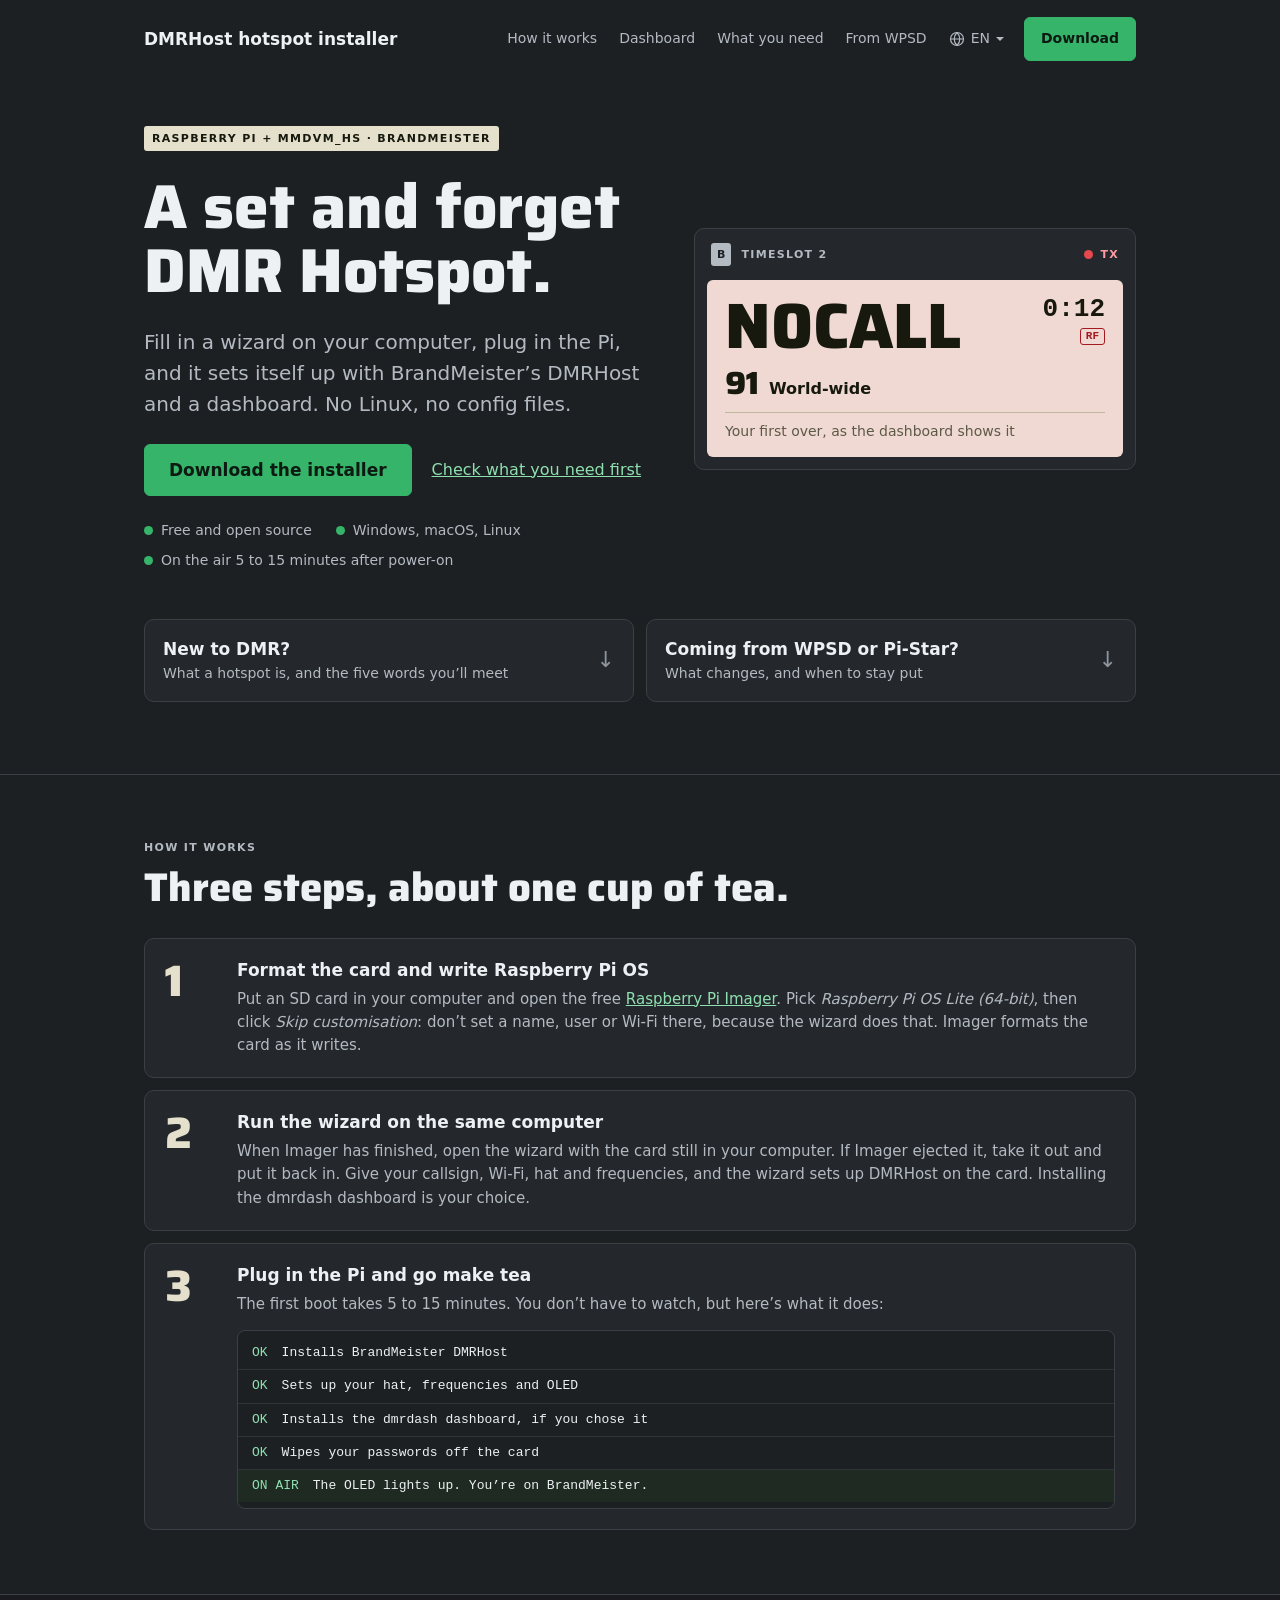
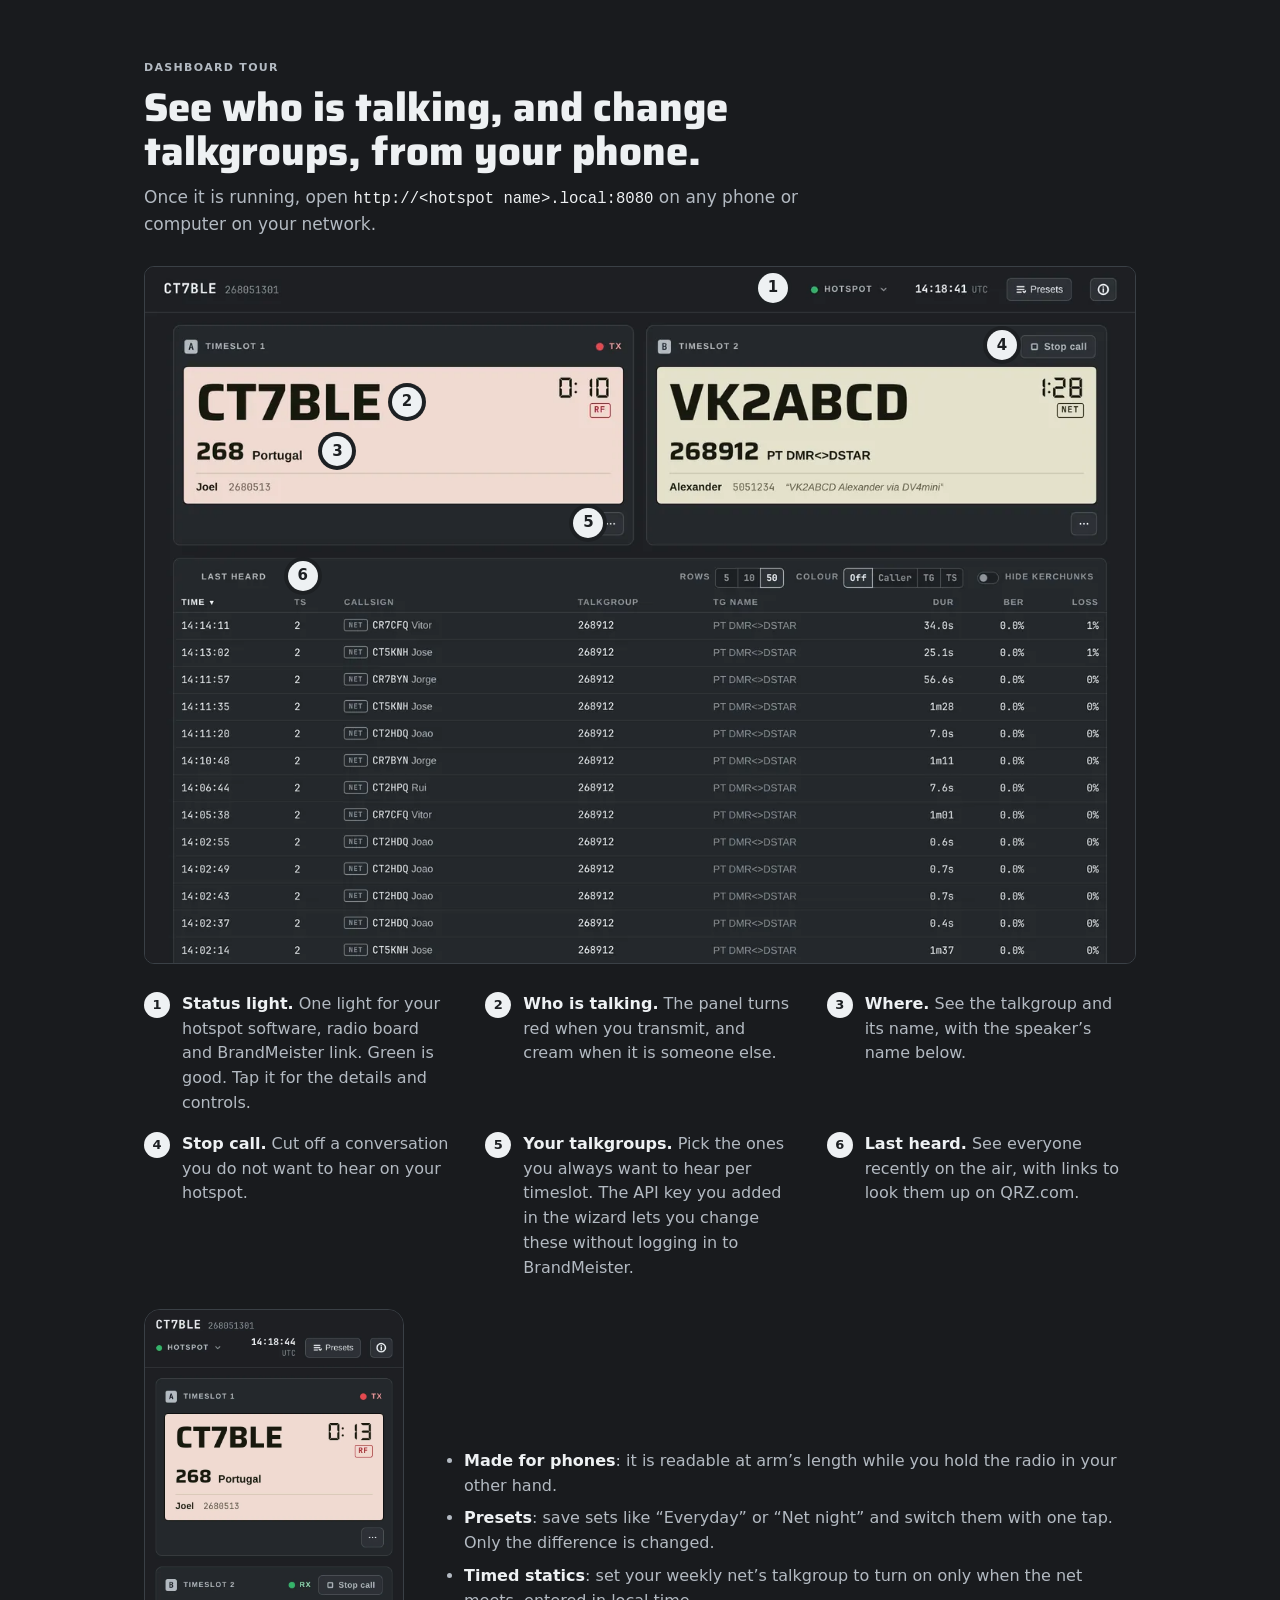
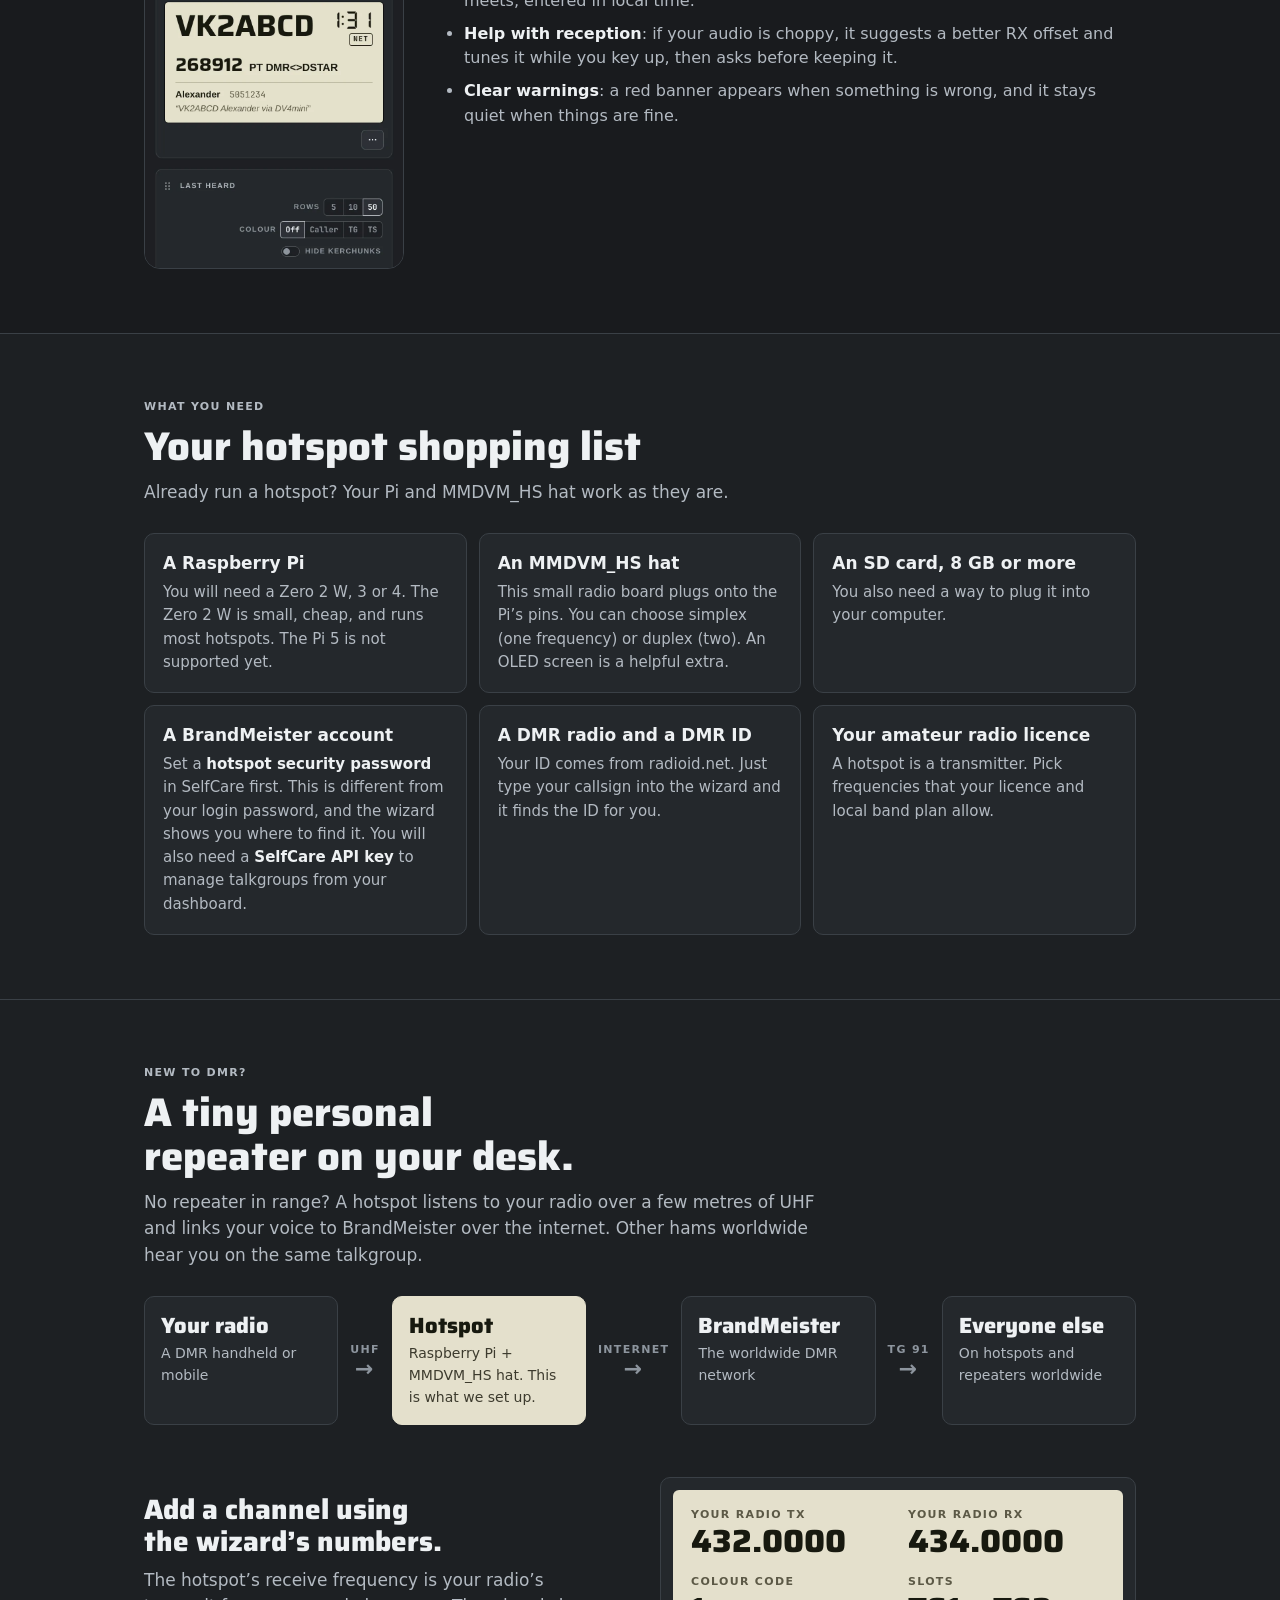
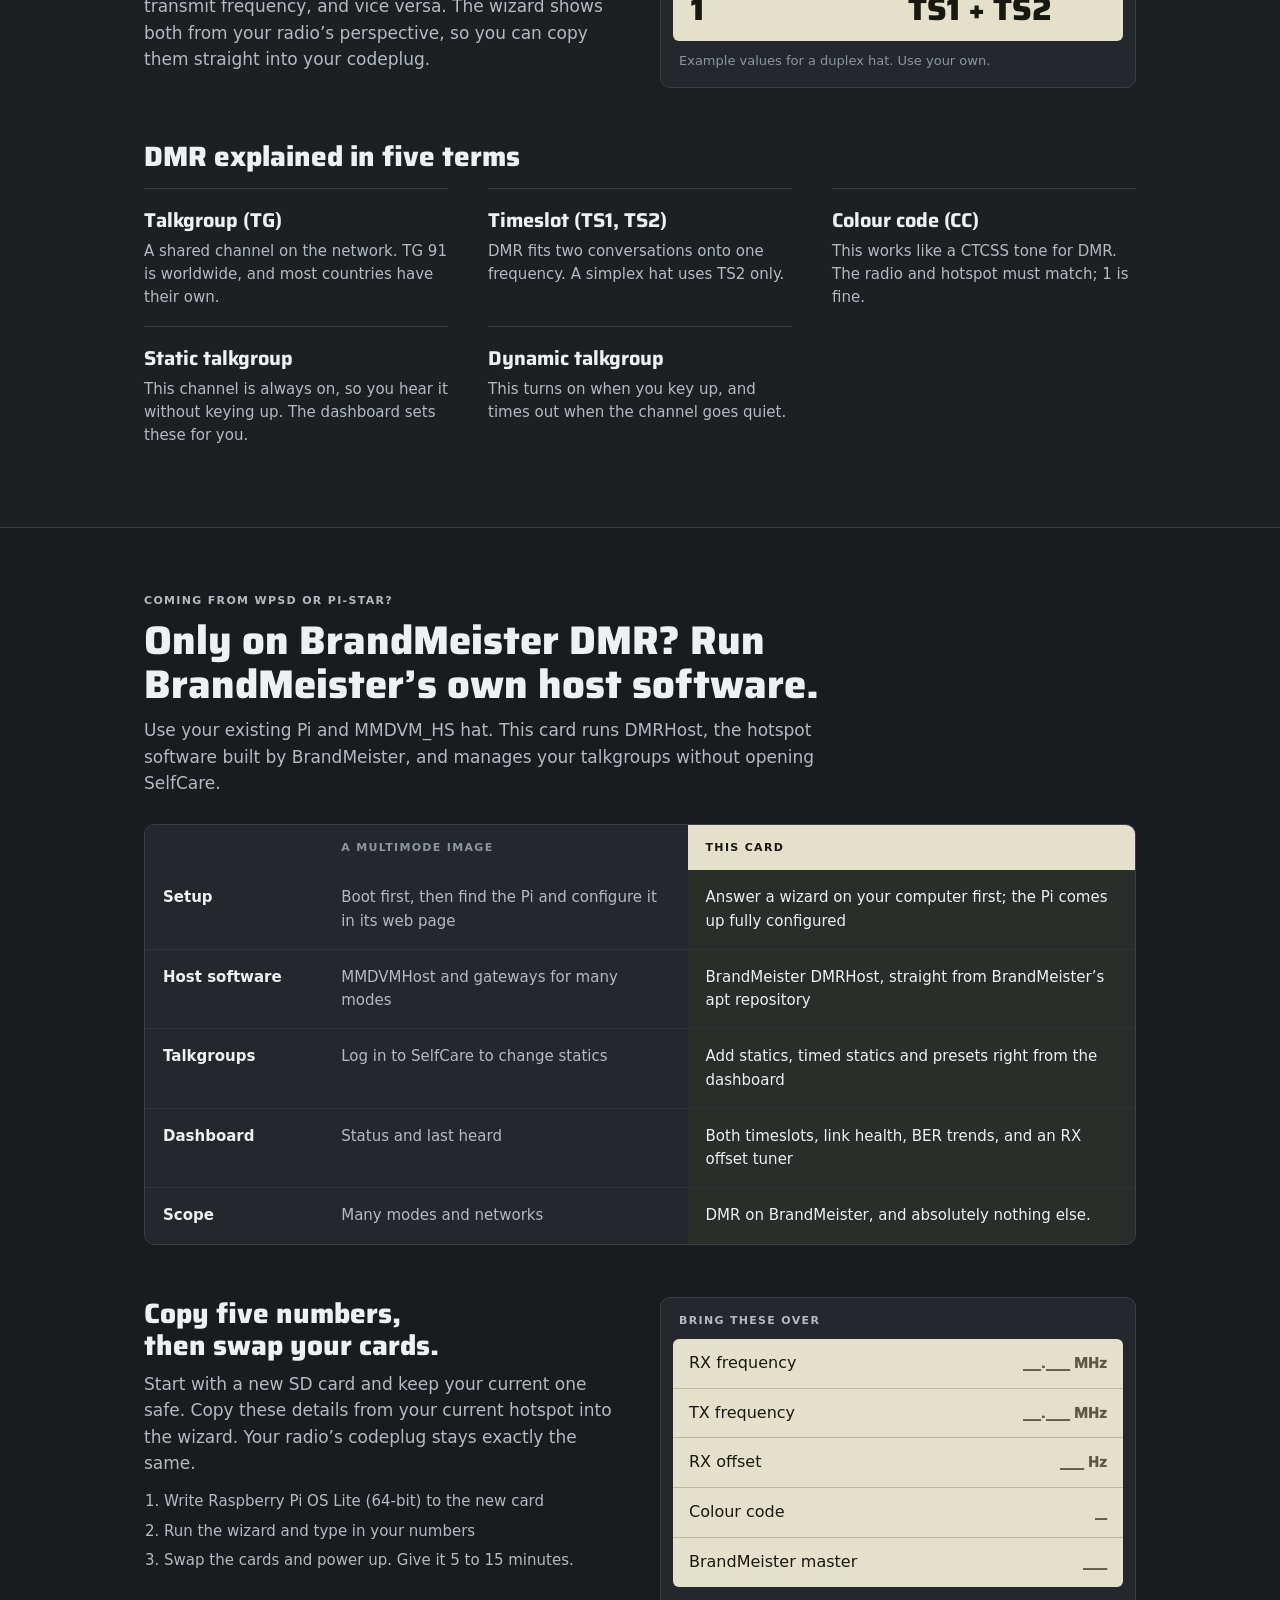
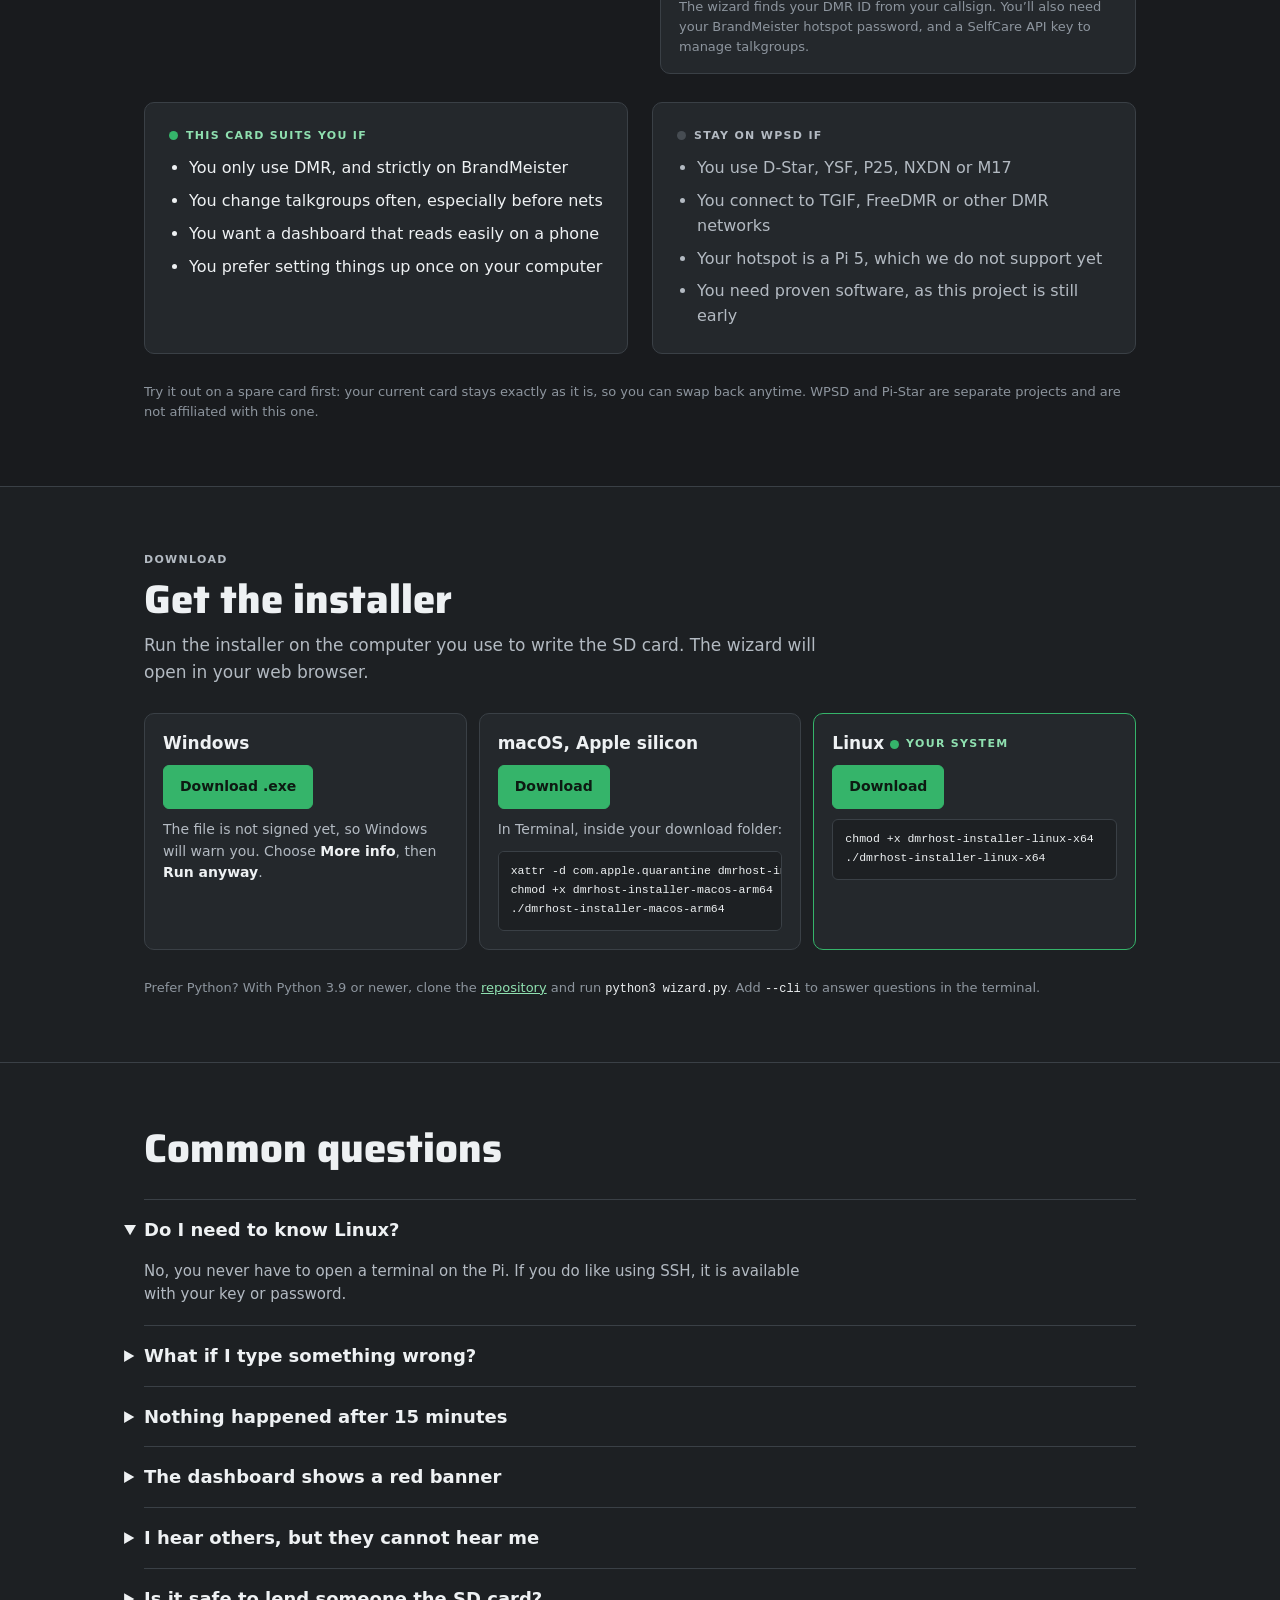
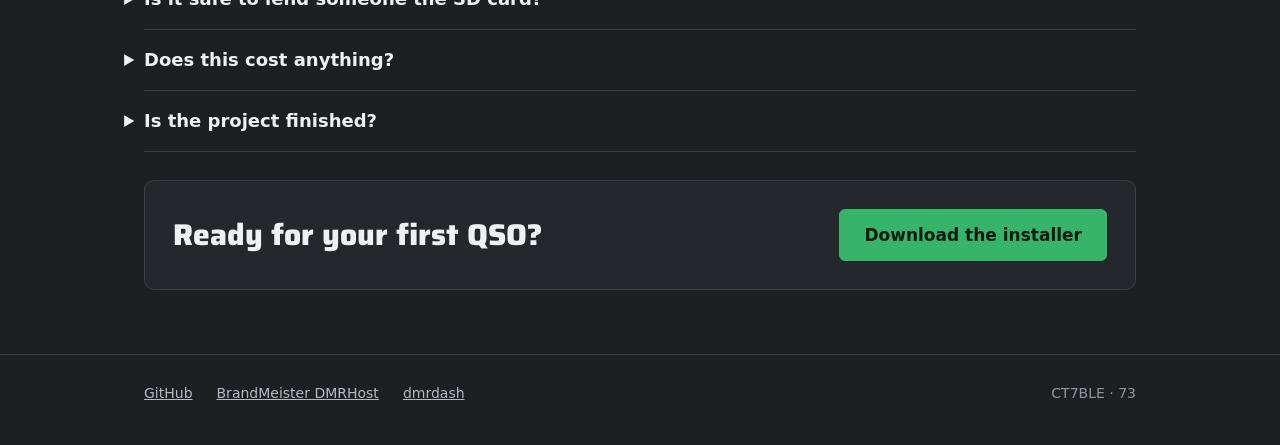
<file: index.html>
<!doctype html>
<html lang="en">
<head>
<meta charset="utf-8">
<meta name="viewport" content="width=device-width, initial-scale=1">
<title>DMR hotspot setup for BrandMeister · DMRHost installer</title>
<meta name="description" content="Set up a BrandMeister DMR hotspot on a Raspberry Pi without Linux, or switch from WPSD or Pi-Star. A wizard prepares the SD card; the Pi does the rest.">
<link rel="canonical" href="https://jcalado.com/dmrhost-installer/">
<link rel="alternate" hreflang="en" href="https://jcalado.com/dmrhost-installer/">
<link rel="alternate" hreflang="de-DE" href="https://jcalado.com/dmrhost-installer/de/">
<link rel="alternate" hreflang="pt-PT" href="https://jcalado.com/dmrhost-installer/pt/">
<link rel="alternate" hreflang="fr-FR" href="https://jcalado.com/dmrhost-installer/fr/">
<link rel="alternate" hreflang="es-ES" href="https://jcalado.com/dmrhost-installer/es/">
<link rel="alternate" hreflang="it-IT" href="https://jcalado.com/dmrhost-installer/it/">
<link rel="alternate" hreflang="x-default" href="https://jcalado.com/dmrhost-installer/">
<meta name="theme-color" content="#1d2023">
<meta property="og:type" content="website">
<meta property="og:site_name" content="DMRHost hotspot installer">
<meta property="og:title" content="DMR hotspot setup for BrandMeister · DMRHost installer">
<meta property="og:description" content="Set up a BrandMeister DMR hotspot on a Raspberry Pi without Linux, or switch from WPSD or Pi-Star. A wizard prepares the SD card; the Pi does the rest.">
<meta property="og:url" content="https://jcalado.com/dmrhost-installer/">
<meta property="og:image" content="https://jcalado.com/dmrhost-installer/og-image.png">
<meta property="og:image:width" content="1200">
<meta property="og:image:height" content="630">
<meta property="og:image:alt" content="A dashboard readout showing a radio transmitting on talkgroup 91.">
<meta property="og:locale" content="en_GB">
<meta name="twitter:card" content="summary_large_image">
<script type="application/ld+json">
{
  "@context": "https://schema.org",
  "@type": "SoftwareApplication",
  "name": "DMRHost hotspot installer",
  "description": "Sets up a Raspberry Pi with an MMDVM_HS hat as a BrandMeister DMR hotspot, running BrandMeister DMRHost and the dmrdash dashboard. Configure on your computer; the Pi installs itself on first boot.",
  "url": "https://jcalado.com/dmrhost-installer/",
  "applicationCategory": "UtilitiesApplication",
  "operatingSystem": "Windows, macOS, Linux",
  "downloadUrl": "https://github.com/jcalado/dmrhost-installer/releases/latest",
  "license": "https://opensource.org/licenses/MIT",
  "isAccessibleForFree": true,
  "offers": { "@type": "Offer", "price": "0", "priceCurrency": "EUR" },
  "screenshot": "https://jcalado.com/dmrhost-installer/assets/dmrdash-desktop.webp",
  "sameAs": "https://github.com/jcalado/dmrhost-installer",
  "author": { "@type": "Person", "name": "CT7BLE", "url": "https://github.com/jcalado" }
}
</script>
<link rel="icon" href="favicon.svg" type="image/svg+xml">
<link rel="preconnect" href="https://fonts.googleapis.com">
<link rel="preconnect" href="https://fonts.gstatic.com" crossorigin>
<link rel="stylesheet" href="https://fonts.googleapis.com/css2?family=Saira:wght@700;800&display=swap">
<link rel="stylesheet" href="styles.css">
</head>
<body>
<a class="skip" href="#main">Skip to content</a>

<header class="wrap nav">
  <a class="nav-brand" href="./">DMRHost hotspot installer</a>
  <nav class="nav-links" aria-label="Main">
    <a class="hide-sm" href="#how">How it works</a>
    <a class="hide-sm" href="#tour">Dashboard</a>
    <a class="hide-sm" href="#need">What you need</a>
    <a class="hide-sm" href="#from-wpsd">From WPSD</a>
    <details class="lang">
      <summary aria-label="Language: English"><svg viewBox="0 0 16 16" width="16" height="16" aria-hidden="true"><circle cx="8" cy="8" r="6.5"/><path d="M1.5 8h13M8 1.5c-2 2-2.8 4.2-2.8 6.5s.8 4.5 2.8 6.5M8 1.5c2 2 2.8 4.2 2.8 6.5s-.8 4.5-2.8 6.5"/></svg>EN</summary>
      <ul>
        <li><a href="./" hreflang="en" lang="en" aria-current="page">English</a></li>
        <li><a href="de/" hreflang="de-DE" lang="de-DE">Deutsch</a></li>
        <li><a href="es/" hreflang="es-ES" lang="es-ES">Español</a></li>
        <li><a href="fr/" hreflang="fr-FR" lang="fr-FR">Français</a></li>
        <li><a href="it/" hreflang="it-IT" lang="it-IT">Italiano</a></li>
        <li><a href="pt/" hreflang="pt-PT" lang="pt-PT">Português</a></li>
      </ul>
    </details>
    <a class="btn btn-go" href="#download">Download</a>
  </nav>
</header>

<main id="main">

  <!-- Hero: for everyone, with a signpost for each audience -->
  <section class="wrap hero">
    <div class="hero-copy">
      <span class="tag">RASPBERRY PI + MMDVM_HS · BRANDMEISTER</span>
      <h1>A set and forget DMR Hotspot.</h1>
      <p class="lede">Fill in a wizard on your computer, plug in the Pi, and it sets itself up with BrandMeister’s DMRHost and a dashboard. No Linux, no config files.</p>
      <div class="actions">
        <a class="btn btn-go btn-lg" href="#download">Download the installer</a>
        <a class="text-link" href="#need">Check what you need first</a>
      </div>
      <ul class="ticks">
        <li><span class="led" aria-hidden="true"></span>Free and open source</li>
        <li><span class="led" aria-hidden="true"></span>Windows, macOS, Linux</li>
        <li><span class="led" aria-hidden="true"></span>On the air 5 to 15 minutes after power-on</li>
      </ul>
    </div>
    <div class="hero-vfo">
      <figure class="module vfo" style="margin:0">
        <div class="vfo-head">
          <span class="slot-tag">B</span>
          <span class="label">Timeslot 2</span>
          <span class="vfo-state"><span class="led led-tx" aria-hidden="true"></span>TX</span>
        </div>
        <div class="vfo-lcd">
          <div class="vfo-top">
            <span class="vfo-call">N0CALL</span>
            <span class="vfo-timer">0:12<span class="src">RF</span></span>
          </div>
          <div class="vfo-tg"><b>91</b><span>World-wide</span></div>
          <figcaption class="vfo-meta">Your first over, as the dashboard shows it</figcaption>
        </div>
      </figure>
    </div>
    <nav class="paths" aria-label="Where to start">
      <a href="#basics"><b>New to DMR?</b><span>What a hotspot is, and the five words you’ll meet</span><i aria-hidden="true">↓</i></a>
      <a href="#from-wpsd"><b>Coming from WPSD or Pi-Star?</b><span>What changes, and when to stay put</span><i aria-hidden="true">↓</i></a>
    </nav>
  </section>

  <!-- How it works -->
  <section class="section" id="how">
    <div class="wrap">
      <div class="head">
        <span class="label">How it works</span>
        <h2>Three steps, about one cup of tea.</h2>
      </div>
      <ol class="steps">
        <li class="module step">
          <span class="step-n" aria-hidden="true">1</span>
          <div class="step-body">
            <h3>Format the card and write Raspberry Pi OS</h3>
            <p>Put an SD card in your computer and open the free <a href="https://www.raspberrypi.com/software/">Raspberry Pi Imager</a>. Pick <em>Raspberry Pi OS Lite (64-bit)</em>, then click <em>Skip customisation</em>: don’t set a name, user or Wi-Fi there, because the wizard does that. Imager formats the card as it writes.</p>
          </div>
        </li>
        <li class="module step">
          <span class="step-n" aria-hidden="true">2</span>
          <div class="step-body">
            <h3>Run the wizard on the same computer</h3>
            <p>When Imager has finished, open the wizard with the card still in your computer. If Imager ejected it, take it out and put it back in. Give your callsign, Wi-Fi, hat and frequencies, and the wizard sets up DMRHost on the card. Installing the dmrdash dashboard is your choice.</p>
          </div>
        </li>
        <li class="module step">
          <span class="step-n" aria-hidden="true">3</span>
          <div class="step-body">
            <h3>Plug in the Pi and go make tea</h3>
            <p>The first boot takes 5 to 15 minutes. You don’t have to watch, but here’s what it does:</p>
            <ol class="log">
              <li><span class="ok">OK</span><span>Installs BrandMeister DMRHost</span></li>
              <li><span class="ok">OK</span><span>Sets up your hat, frequencies and OLED</span></li>
              <li><span class="ok">OK</span><span>Installs the dmrdash dashboard, if you chose it</span></li>
              <li><span class="ok">OK</span><span>Wipes your passwords off the card</span></li>
              <li class="air"><span class="ok">ON AIR</span><span>The OLED lights up. You’re on BrandMeister.</span></li>
            </ol>
          </div>
        </li>
      </ol>
    </div>
  </section>

  <!-- Dashboard tour -->
  <section class="section deep" id="tour">
    <div class="wrap">
      <div class="head">
        <span class="label">Dashboard tour</span>
        <h2>See who is talking, and change talkgroups, from your phone.</h2>
        <p>Once it is running, open <code>http://&lt;hotspot name&gt;.local:8080</code> on any phone or computer on your network.</p>
      </div>
      <div class="tour">
        <img src="assets/dmrdash-desktop.webp" srcset="assets/dmrdash-desktop-1280.webp 1280w, assets/dmrdash-desktop.webp 2560w" sizes="(max-width: 1040px) 100vw, 992px" width="2560" height="1800" loading="lazy" alt="The dmrdash dashboard shows the hotspot status light, timeslot 1 transmitting, timeslot 2 receiving, and the last heard list.">
        <span class="pin" style="left:63.4%; top:3.2%" aria-hidden="true">1</span>
        <span class="pin" style="left:26.5%; top:19.5%" aria-hidden="true">2</span>
        <span class="pin" style="left:19.5%; top:26.6%" aria-hidden="true">3</span>
        <span class="pin" style="left:86.5%; top:11.4%" aria-hidden="true">4</span>
        <span class="pin" style="left:44.8%; top:36.8%" aria-hidden="true">5</span>
        <span class="pin" style="left:16%; top:44.4%" aria-hidden="true">6</span>
      </div>
      <ol class="tour-key">
        <li><span class="pin-key" aria-hidden="true">1</span><span><strong>Status light.</strong> <span class="muted">One light for your hotspot software, radio board and BrandMeister link. Green is good. Tap it for the details and controls.</span></span></li>
        <li><span class="pin-key" aria-hidden="true">2</span><span><strong>Who is talking.</strong> <span class="muted">The panel turns red when you transmit, and cream when it is someone else.</span></span></li>
        <li><span class="pin-key" aria-hidden="true">3</span><span><strong>Where.</strong> <span class="muted">See the talkgroup and its name, with the speaker’s name below.</span></span></li>
        <li><span class="pin-key" aria-hidden="true">4</span><span><strong>Stop call.</strong> <span class="muted">Cut off a conversation you do not want to hear on your hotspot.</span></span></li>
        <li><span class="pin-key" aria-hidden="true">5</span><span><strong>Your talkgroups.</strong> <span class="muted">Pick the ones you always want to hear per timeslot. The API key you added in the wizard lets you change these without logging in to BrandMeister.</span></span></li>
        <li><span class="pin-key" aria-hidden="true">6</span><span><strong>Last heard.</strong> <span class="muted">See everyone recently on the air, with links to look them up on QRZ.com.</span></span></li>
      </ol>
      <div class="tour-more">
        <img src="assets/dmrdash-phone.webp" width="780" height="1688" loading="lazy" alt="The dmrdash dashboard displayed on a mobile phone screen.">
        <ul>
          <li><strong>Made for phones</strong>: it is readable at arm’s length while you hold the radio in your other hand.</li>
          <li><strong>Presets</strong>: save sets like “Everyday” or “Net night” and switch them with one tap. Only the difference is changed.</li>
          <li><strong>Timed statics</strong>: set your weekly net’s talkgroup to turn on only when the net meets, entered in local time.</li>
          <li><strong>Help with reception</strong>: if your audio is choppy, it suggests a better RX offset and tunes it while you key up, then asks before keeping it.</li>
          <li><strong>Clear warnings</strong>: a red banner appears when something is wrong, and it stays quiet when things are fine.</li>
        </ul>
      </div>
    </div>
  </section>

  <!-- What you need -->
  <section class="section" id="need">
    <div class="wrap">
      <div class="head">
        <span class="label">What you need</span>
        <h2>Your hotspot shopping list</h2>
        <p>Already run a hotspot? Your Pi and MMDVM_HS hat work as they are.</p>
      </div>
      <div class="grid">
        <div class="card">
          <h3>A Raspberry Pi</h3>
          <p>You will need a Zero 2 W, 3 or 4. The Zero 2 W is small, cheap, and runs most hotspots. The Pi 5 is not supported yet.</p>
        </div>
        <div class="card">
          <h3>An MMDVM_HS hat</h3>
          <p>This small radio board plugs onto the Pi’s pins. You can choose simplex (one frequency) or duplex (two). An OLED screen is a helpful extra.</p>
        </div>
        <div class="card">
          <h3>An SD card, 8 GB or more</h3>
          <p>You also need a way to plug it into your computer.</p>
        </div>
        <div class="card">
          <h3>A BrandMeister account</h3>
          <p>Set a <strong>hotspot security password</strong> in SelfCare first. This is different from your login password, and the wizard shows you where to find it. You will also need a <strong>SelfCare API key</strong> to manage talkgroups from your dashboard.</p>
        </div>
        <div class="card">
          <h3>A DMR radio and a DMR ID</h3>
          <p>Your ID comes from radioid.net. Just type your callsign into the wizard and it finds the ID for you.</p>
        </div>
        <div class="card">
          <h3>Your amateur radio licence</h3>
          <p>A hotspot is a transmitter. Pick frequencies that your licence and local band plan allow.</p>
        </div>
      </div>
    </div>
  </section>

  <!-- New to DMR -->
  <section class="section" id="basics">
    <div class="wrap">
      <div class="head">
        <span class="label">New to DMR?</span>
        <h2>A tiny personal repeater on your desk.</h2>
        <p>No repeater in range? A hotspot listens to your radio over a few metres of UHF and links your voice to BrandMeister over the internet. Other hams worldwide hear you on the same talkgroup.</p>
      </div>
      <ol class="flow">
        <li><b>Your radio</b><span>A DMR handheld or mobile</span></li>
        <li class="hop" aria-hidden="true">UHF</li>
        <li class="lcd"><b>Hotspot</b><span>Raspberry Pi + MMDVM_HS hat. This is what we set up.</span></li>
        <li class="hop" aria-hidden="true">INTERNET</li>
        <li><b>BrandMeister</b><span>The worldwide DMR network</span></li>
        <li class="hop" aria-hidden="true">TG 91</li>
        <li><b>Everyone else</b><span>On hotspots and repeaters worldwide</span></li>
      </ol>

      <div class="split sub">
        <div class="head">
          <h3 class="display sub-h">Add a channel using the wizard’s numbers.</h3>
          <p>The hotspot’s receive frequency is your radio’s transmit frequency, and vice versa. The wizard shows both from your radio’s perspective, so you can copy them straight into your codeplug.</p>
        </div>
        <figure class="module channel" style="margin:0">
          <dl class="lcd">
            <div><dt>YOUR RADIO TX</dt><dd>432.0000</dd></div>
            <div><dt>YOUR RADIO RX</dt><dd>434.0000</dd></div>
            <div><dt>COLOUR CODE</dt><dd>1</dd></div>
            <div><dt>SLOTS</dt><dd>TS1 + TS2</dd></div>
          </dl>
          <figcaption class="fine">Example values for a duplex hat. Use your own.</figcaption>
        </figure>
      </div>

      <div class="sub">
        <h3 class="display sub-h">DMR explained in five terms</h3>
        <dl class="glossary">
          <div><dt>Talkgroup (TG)</dt><dd>A shared channel on the network. TG 91 is worldwide, and most countries have their own.</dd></div>
          <div><dt>Timeslot (TS1, TS2)</dt><dd>DMR fits two conversations onto one frequency. A simplex hat uses TS2 only.</dd></div>
          <div><dt>Colour code (CC)</dt><dd>This works like a CTCSS tone for DMR. The radio and hotspot must match; 1 is fine.</dd></div>
          <div><dt>Static talkgroup</dt><dd>This channel is always on, so you hear it without keying up. The dashboard sets these for you.</dd></div>
          <div><dt>Dynamic talkgroup</dt><dd>This turns on when you key up, and times out when the channel goes quiet.</dd></div>
        </dl>
      </div>
    </div>
  </section>

  <!-- Coming from WPSD -->
  <section class="section deep" id="from-wpsd">
    <div class="wrap">
      <div class="head">
        <span class="label">Coming from WPSD or Pi-Star?</span>
        <h2>Only on BrandMeister DMR? Run BrandMeister’s own host software.</h2>
        <p>Use your existing Pi and MMDVM_HS hat. This card runs DMRHost, the hotspot software built by BrandMeister, and manages your talkgroups without opening SelfCare.</p>
      </div>
      <div class="table-box">
        <table class="compare">
          <thead>
            <tr>
              <td style="width: 18%"></td>
              <th scope="col">A MULTIMODE IMAGE</th>
              <th scope="col" class="ours">THIS CARD</th>
            </tr>
          </thead>
          <tbody>
            <tr><th scope="row">Setup</th><td data-label="Multimode image">Boot first, then find the Pi and configure it in its web page</td><td class="ours" data-label="This card">Answer a wizard on your computer first; the Pi comes up fully configured</td></tr>
            <tr><th scope="row">Host software</th><td data-label="Multimode image">MMDVMHost and gateways for many modes</td><td class="ours" data-label="This card">BrandMeister DMRHost, straight from BrandMeister’s apt repository</td></tr>
            <tr><th scope="row">Talkgroups</th><td data-label="Multimode image">Log in to SelfCare to change statics</td><td class="ours" data-label="This card">Add statics, timed statics and presets right from the dashboard</td></tr>
            <tr><th scope="row">Dashboard</th><td data-label="Multimode image">Status and last heard</td><td class="ours" data-label="This card">Both timeslots, link health, BER trends, and an RX offset tuner</td></tr>
            <tr><th scope="row">Scope</th><td data-label="Multimode image">Many modes and networks</td><td class="ours" data-label="This card">DMR on BrandMeister, and absolutely nothing else.</td></tr>
          </tbody>
        </table>
      </div>

      <div class="split sub" style="align-items: flex-start">
        <div class="head">
          <h3 class="display sub-h">Copy five numbers, then swap your cards.</h3>
          <p>Start with a new SD card and keep your current one safe. Copy these details from your current hotspot into the wizard. Your radio’s codeplug stays exactly the same.</p>
          <ol class="muted moves">
            <li>Write Raspberry Pi OS Lite (64-bit) to the new card</li>
            <li>Run the wizard and type in your numbers</li>
            <li>Swap the cards and power up. Give it 5 to 15 minutes.</li>
          </ol>
        </div>
        <figure class="module bring" style="margin:0">
          <figcaption class="label" style="padding: 2px 6px 10px">Bring these over</figcaption>
          <ul class="lcd">
            <li><span>RX frequency</span><span>___.____ MHz</span></li>
            <li><span>TX frequency</span><span>___.____ MHz</span></li>
            <li><span>RX offset</span><span>____ Hz</span></li>
            <li><span>Colour code</span><span>__</span></li>
            <li><span>BrandMeister master</span><span>____</span></li>
          </ul>
          <p class="fine" style="margin: 10px 6px 4px">The wizard finds your DMR ID from your callsign. You’ll also need your BrandMeister hotspot password, and a SelfCare API key to manage talkgroups.</p>
        </figure>
      </div>

      <div class="fit">
        <div class="module">
          <span class="label" style="display: inline-flex; align-items: center; gap: 8px; color: var(--rx-text)"><span class="led" aria-hidden="true"></span>This card suits you if</span>
          <ul>
            <li>You only use DMR, and strictly on BrandMeister</li>
            <li>You change talkgroups often, especially before nets</li>
            <li>You want a dashboard that reads easily on a phone</li>
            <li>You prefer setting things up once on your computer</li>
          </ul>
        </div>
        <div class="module">
          <span class="label" style="display: inline-flex; align-items: center; gap: 8px"><span class="led led-off" aria-hidden="true"></span>Stay on WPSD if</span>
          <ul class="muted">
            <li>You use D-Star, YSF, P25, NXDN or M17</li>
            <li>You connect to TGIF, FreeDMR or other DMR networks</li>
            <li>Your hotspot is a Pi 5, which we do not support yet</li>
            <li>You need proven software, as this project is still early</li>
          </ul>
        </div>
      </div>
      <p class="fine">Try it out on a spare card first: your current card stays exactly as it is, so you can swap back anytime. WPSD and Pi-Star are separate projects and are not affiliated with this one.</p>
    </div>
  </section>

  <!-- Download -->
  <section class="section" id="download">
    <div class="wrap">
      <div class="head">
        <span class="label">Download</span>
        <h2>Get the installer</h2>
        <p>Run the installer on the computer you use to write the SD card. The wizard will open in your web browser.</p>
      </div>
      <div class="downloads">
        <div class="module dl" data-os="windows">
          <h3>Windows <span class="yours label"><span class="led" aria-hidden="true"></span>Your system</span></h3>
          <a class="btn btn-go" href="https://github.com/jcalado/dmrhost-installer/releases/latest/download/dmrhost-installer-windows-x64.exe">Download .exe</a>
          <p>The file is not signed yet, so Windows will warn you. Choose <strong>More info</strong>, then <strong>Run anyway</strong>.</p>
        </div>
        <div class="module dl" data-os="mac">
          <h3>macOS, Apple silicon <span class="yours label"><span class="led" aria-hidden="true"></span>Your system</span></h3>
          <a class="btn btn-go" href="https://github.com/jcalado/dmrhost-installer/releases/latest/download/dmrhost-installer-macos-arm64">Download</a>
          <p>In Terminal, inside your download folder:</p>
          <pre><code>xattr -d com.apple.quarantine dmrhost-installer-macos-arm64
chmod +x dmrhost-installer-macos-arm64
./dmrhost-installer-macos-arm64</code></pre>
        </div>
        <div class="module dl" data-os="linux">
          <h3>Linux <span class="yours label"><span class="led" aria-hidden="true"></span>Your system</span></h3>
          <a class="btn btn-go" href="https://github.com/jcalado/dmrhost-installer/releases/latest/download/dmrhost-installer-linux-x64">Download</a>
          <pre><code>chmod +x dmrhost-installer-linux-x64
./dmrhost-installer-linux-x64</code></pre>
        </div>
      </div>
      <p class="fine">Prefer Python? With Python 3.9 or newer, clone the <a href="https://github.com/jcalado/dmrhost-installer">repository</a> and run <code>python3 wizard.py</code>. Add <code>--cli</code> to answer questions in the terminal.</p>
    </div>
  </section>

  <!-- FAQ -->
  <section class="section" id="faq">
    <div class="wrap">
      <h2>Common questions</h2>
      <div class="faq">
        <details open>
          <summary>Do I need to know Linux?</summary>
          <p>No, you never have to open a terminal on the Pi. If you do like using SSH, it is available with your key or password.</p>
        </details>
        <details>
          <summary>What if I type something wrong?</summary>
          <p>Just write the card again with Imager and rerun the wizard. You can always change talkgroups and the RX offset later from the dashboard.</p>
        </details>
        <details>
          <summary>Nothing happened after 15 minutes</summary>
          <p>This is usually a Wi-Fi issue. Check your network name and password, or plug in an Ethernet cable on a Pi 3 or 4. Setup retries every minute, even across reboots, so it will carry on by itself once online.</p>
        </details>
        <details>
          <summary>The dashboard shows a red banner</summary>
          <p>This means the BrandMeister link is down. Check the hotspot security password you set in SelfCare, as it is different from your BrandMeister login password.</p>
        </details>
        <details>
          <summary>I hear others, but they cannot hear me</summary>
          <p>Check that your radio’s TX frequency matches the hotspot’s RX frequency, and that the colour codes match. If your audio breaks up, try using the RX offset tuner in the dashboard.</p>
        </details>
        <details>
          <summary>Is it safe to lend someone the SD card?</summary>
          <p>Do not lend it before the first boot. Until then, the card holds your hotspot, Wi-Fi and login passwords in plain text. The first boot moves them to secure files and deletes them from the card.</p>
        </details>
        <details>
          <summary>Does this cost anything?</summary>
          <p>No, it is free and open source under the MIT licence. DMRHost is BrandMeister’s software, and dmrdash is the dashboard.</p>
        </details>
        <details>
          <summary>Is the project finished?</summary>
          <p>It is early days. The settings it writes match a working hotspot, but the full card-to-first-boot process has not been run on real hardware yet. Reports are always welcome on <a href="https://github.com/jcalado/dmrhost-installer/issues">GitHub</a>.</p>
        </details>
      </div>
      <div class="module callout">
        <div><p class="display">Ready for your first QSO?</p></div>
        <a class="btn btn-go btn-lg" href="#download">Download the installer</a>
      </div>
    </div>
  </section>

</main>

<footer class="footer">
  <div class="wrap">
    <a href="https://github.com/jcalado/dmrhost-installer">GitHub</a>
    <a href="https://github.com/BrandMeister/DMRHost">BrandMeister DMRHost</a>
    <a href="https://github.com/jcalado/dmrdash">dmrdash</a>
    <span class="end">CT7BLE · 73</span>
  </div>
</footer>

<script src="os.js" defer></script>
<script src="lang.js" defer></script>
</body>
</html>
</file>
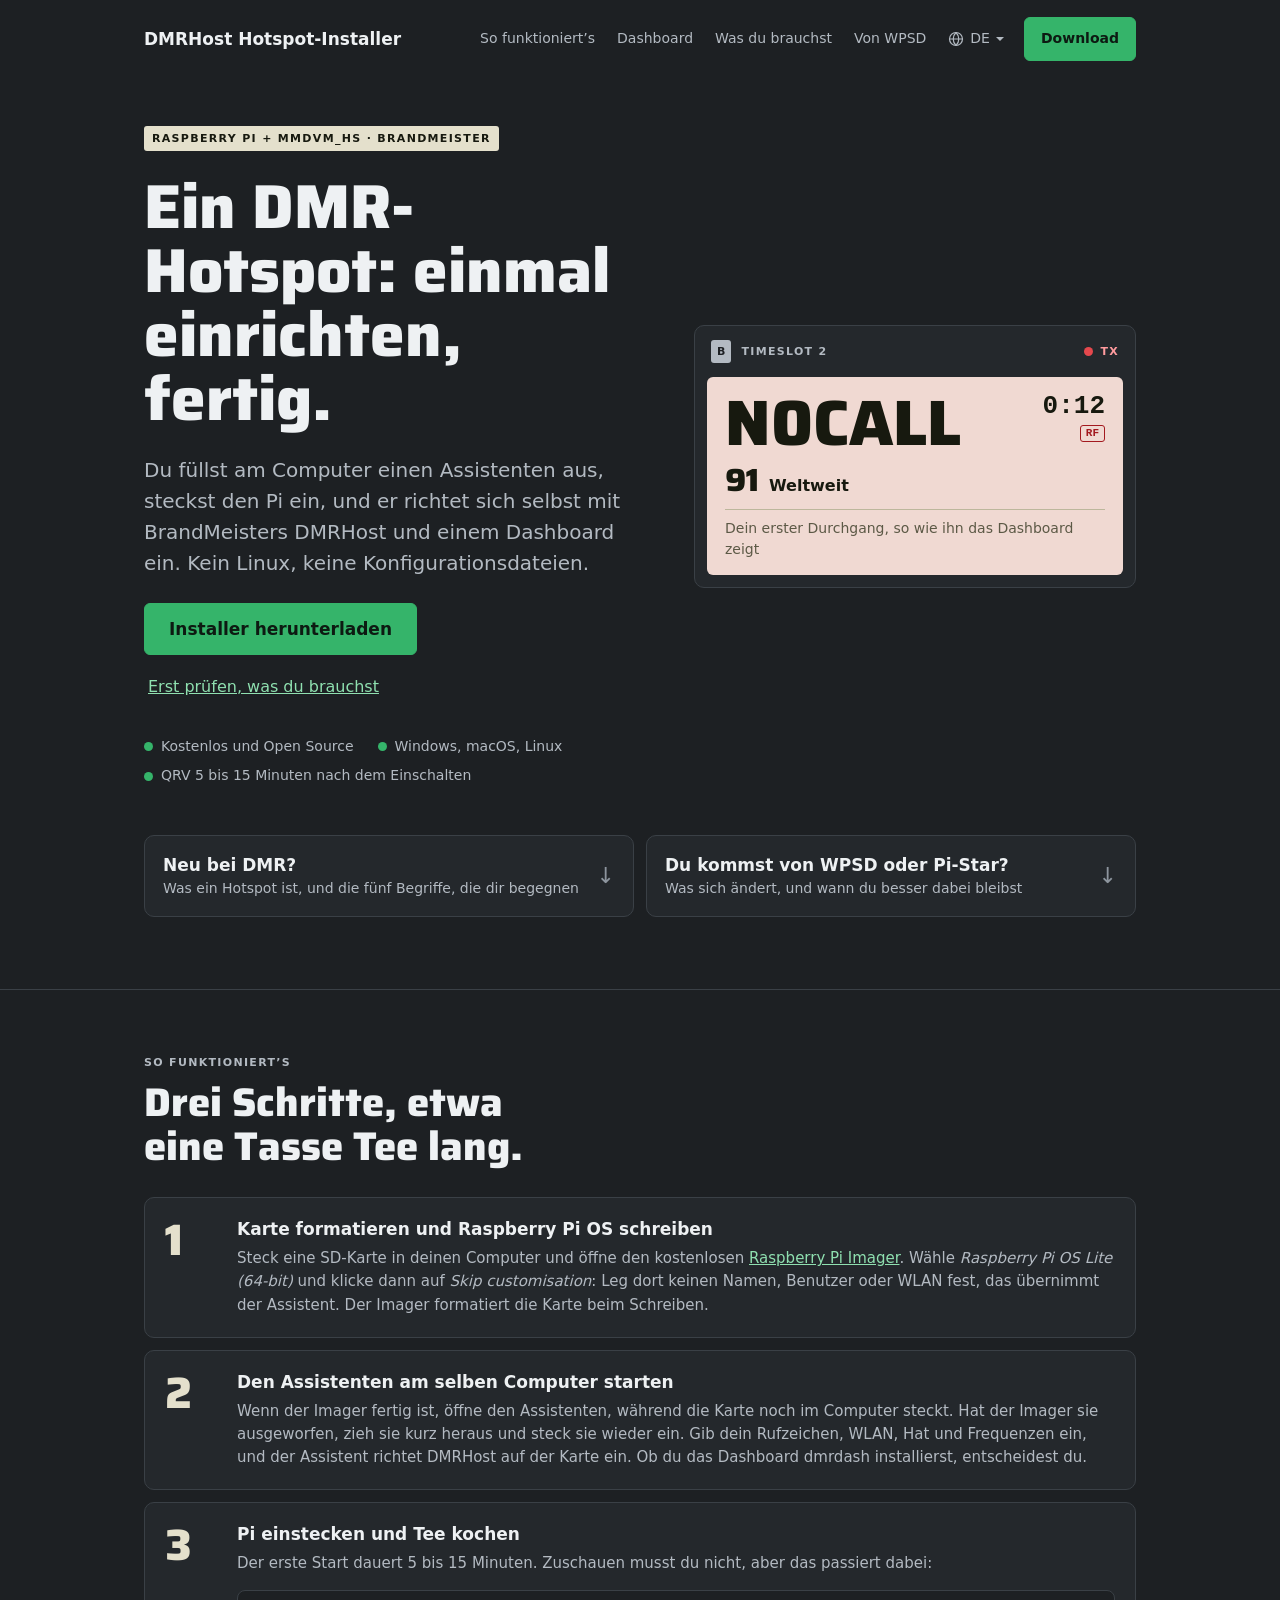
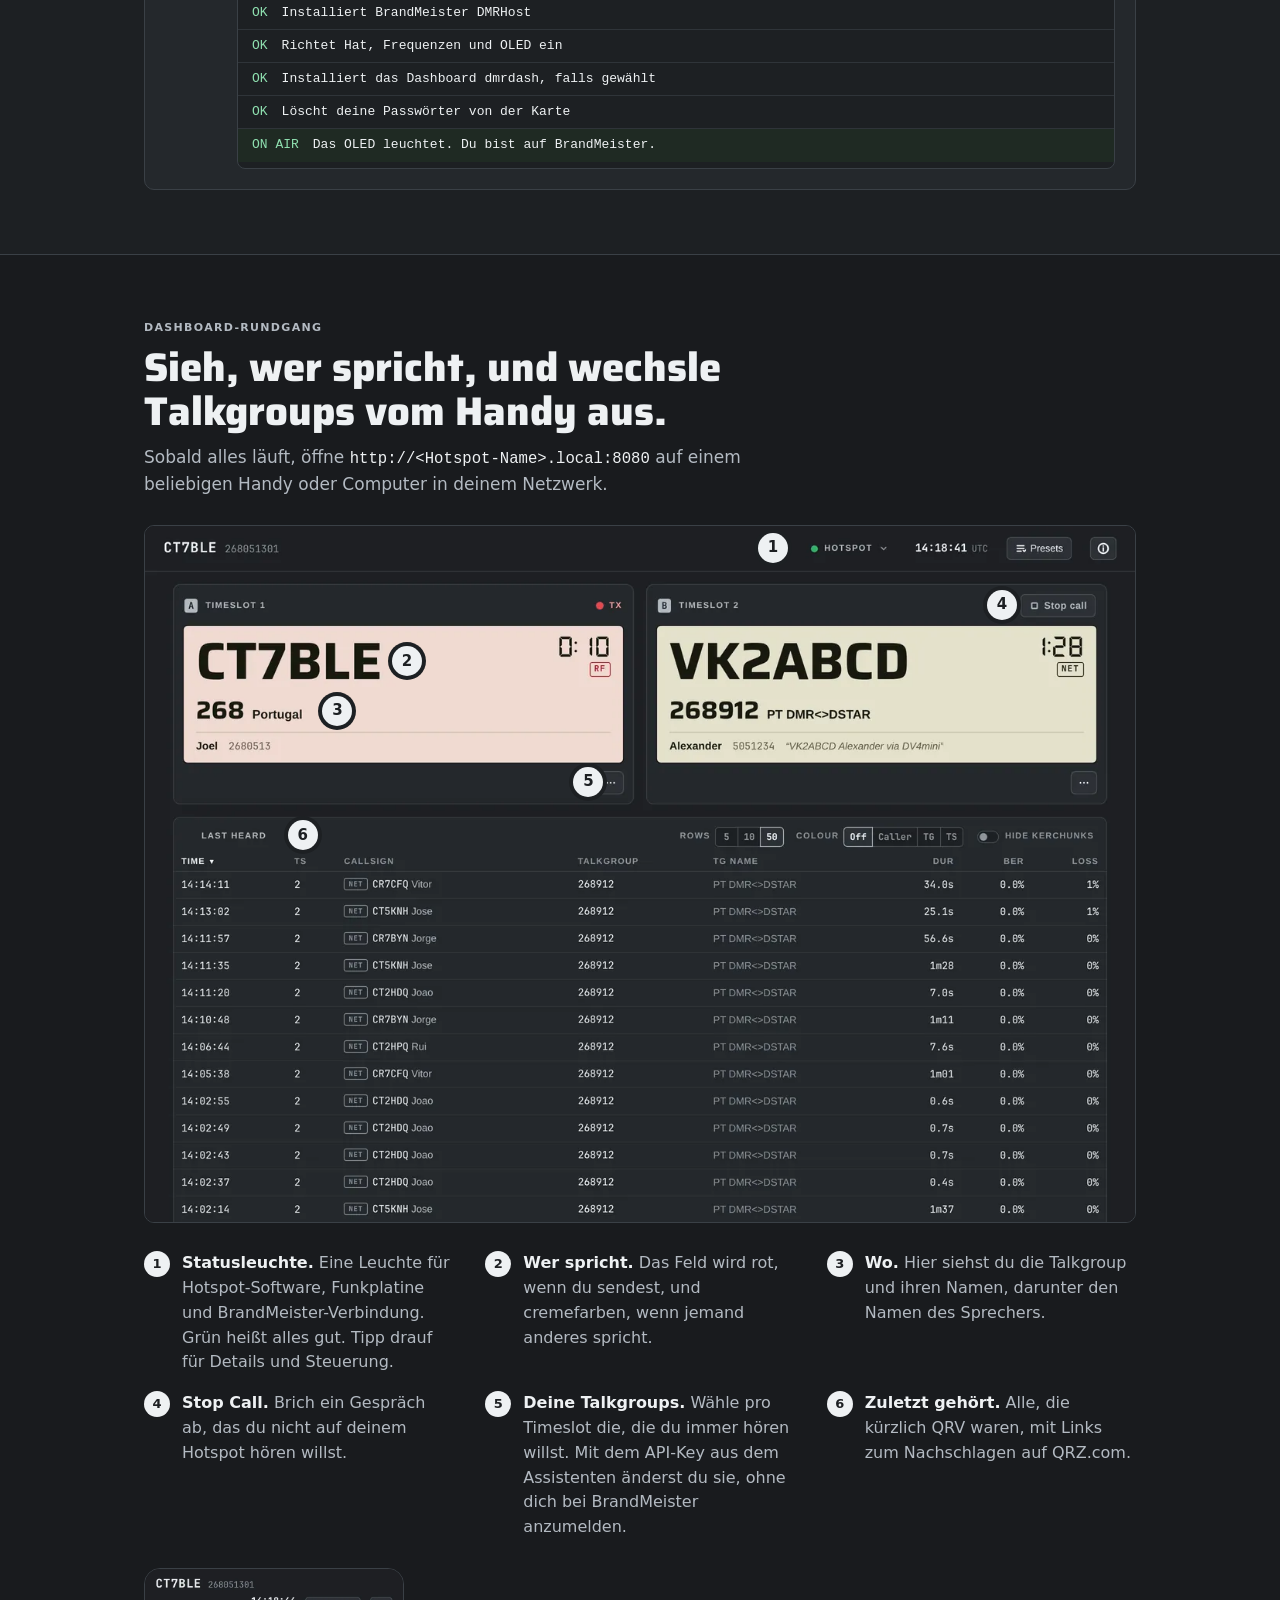
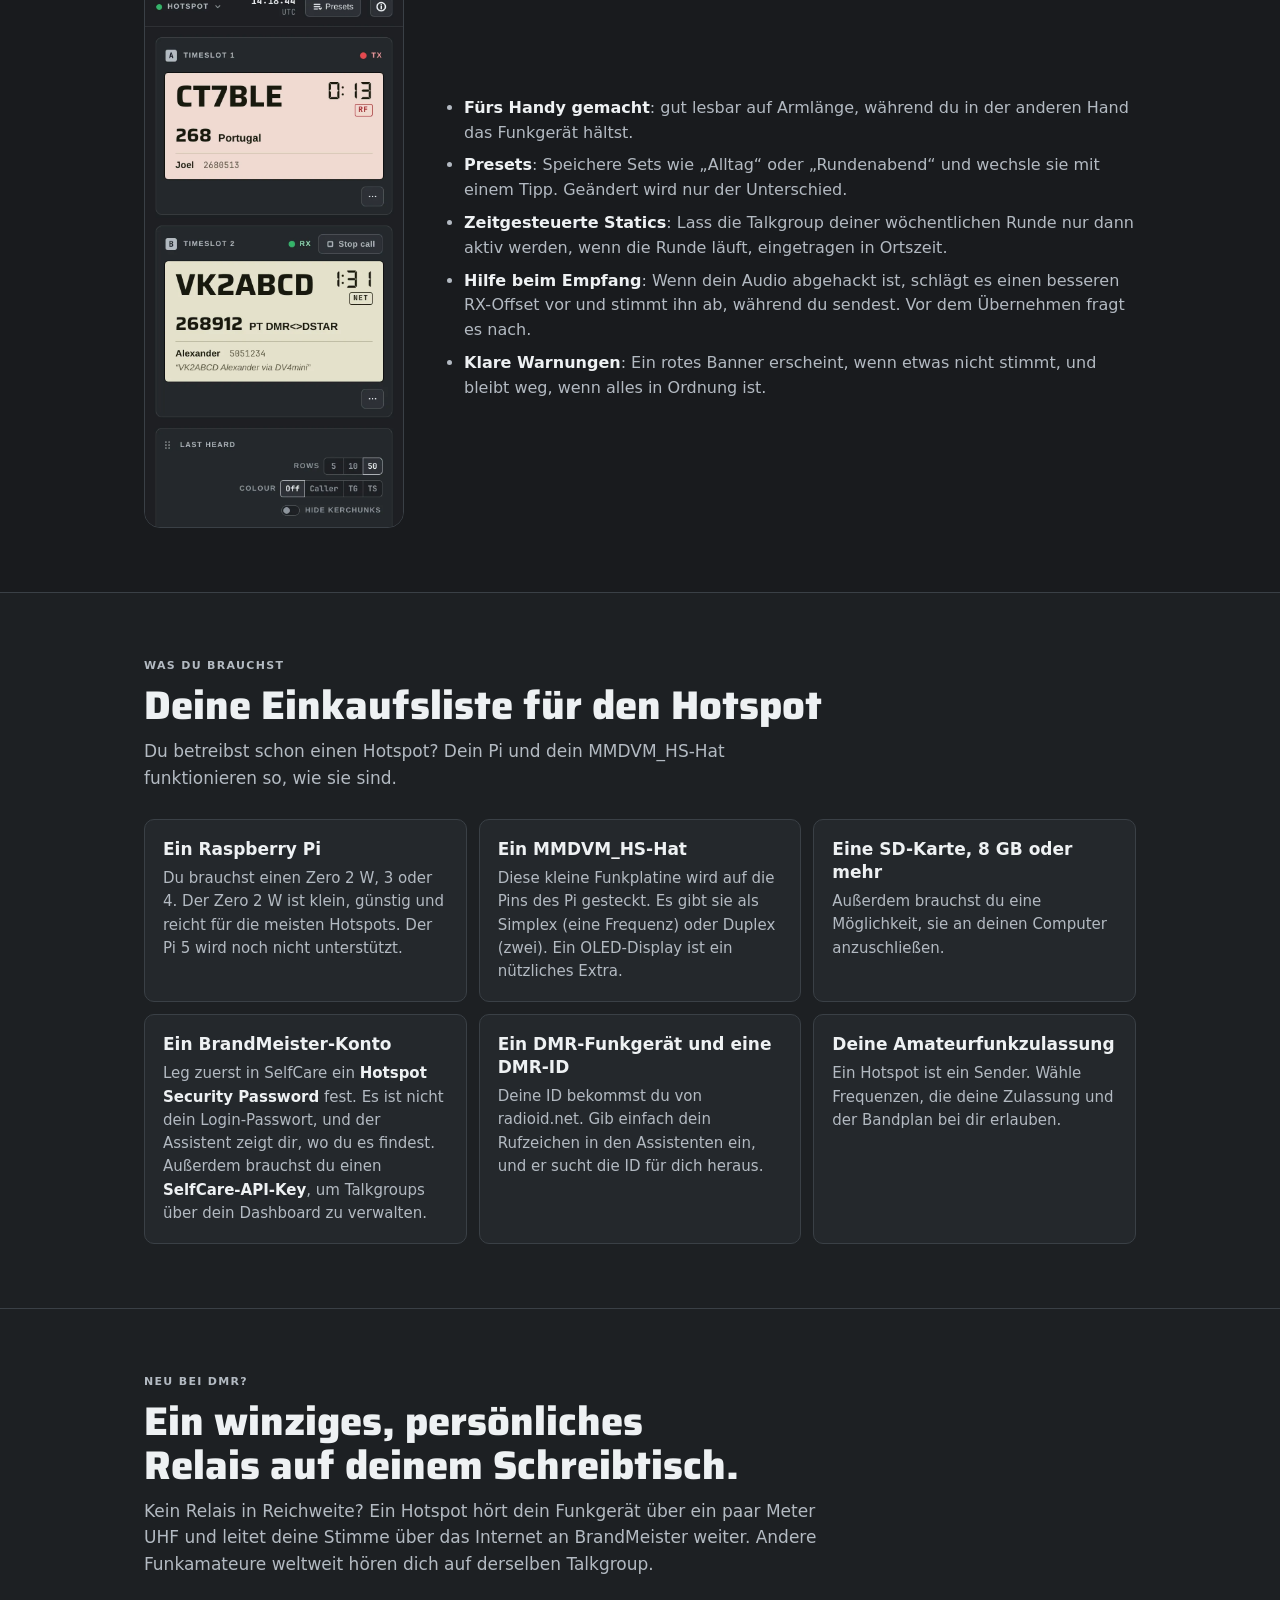
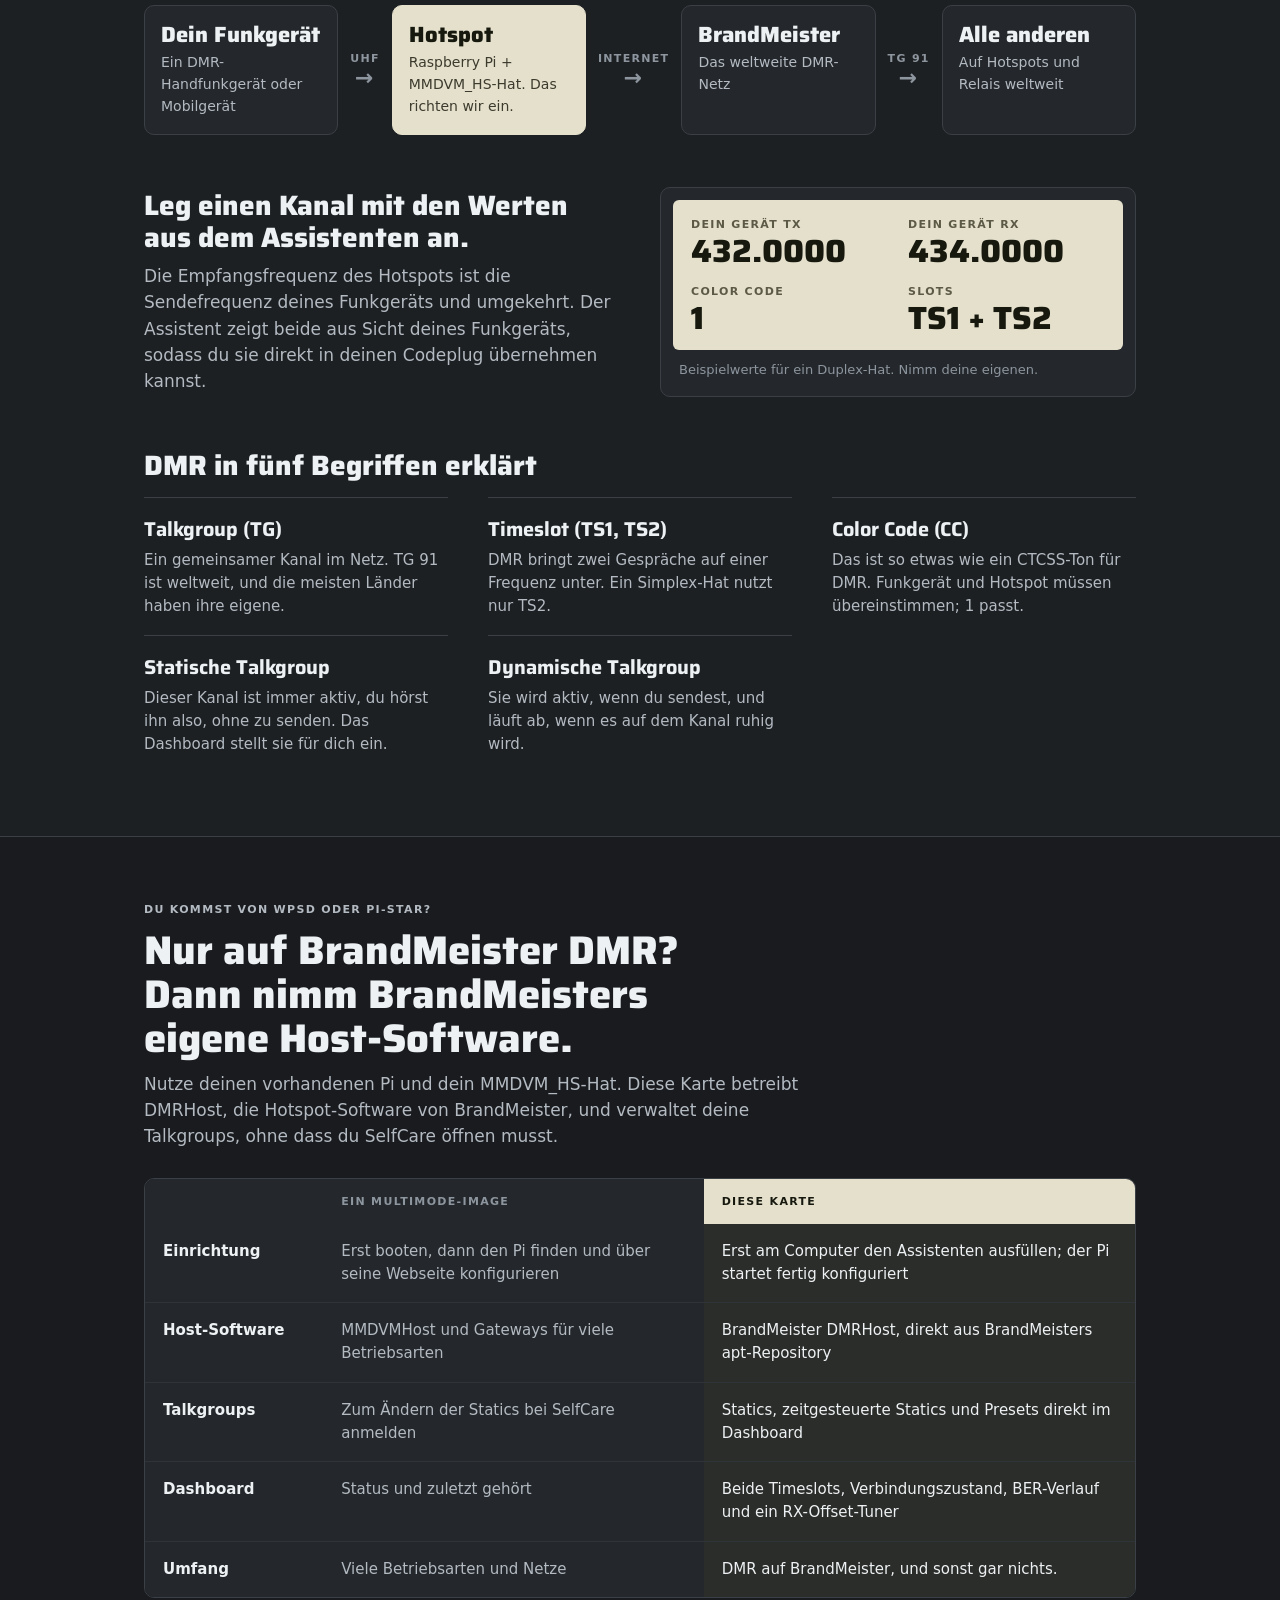
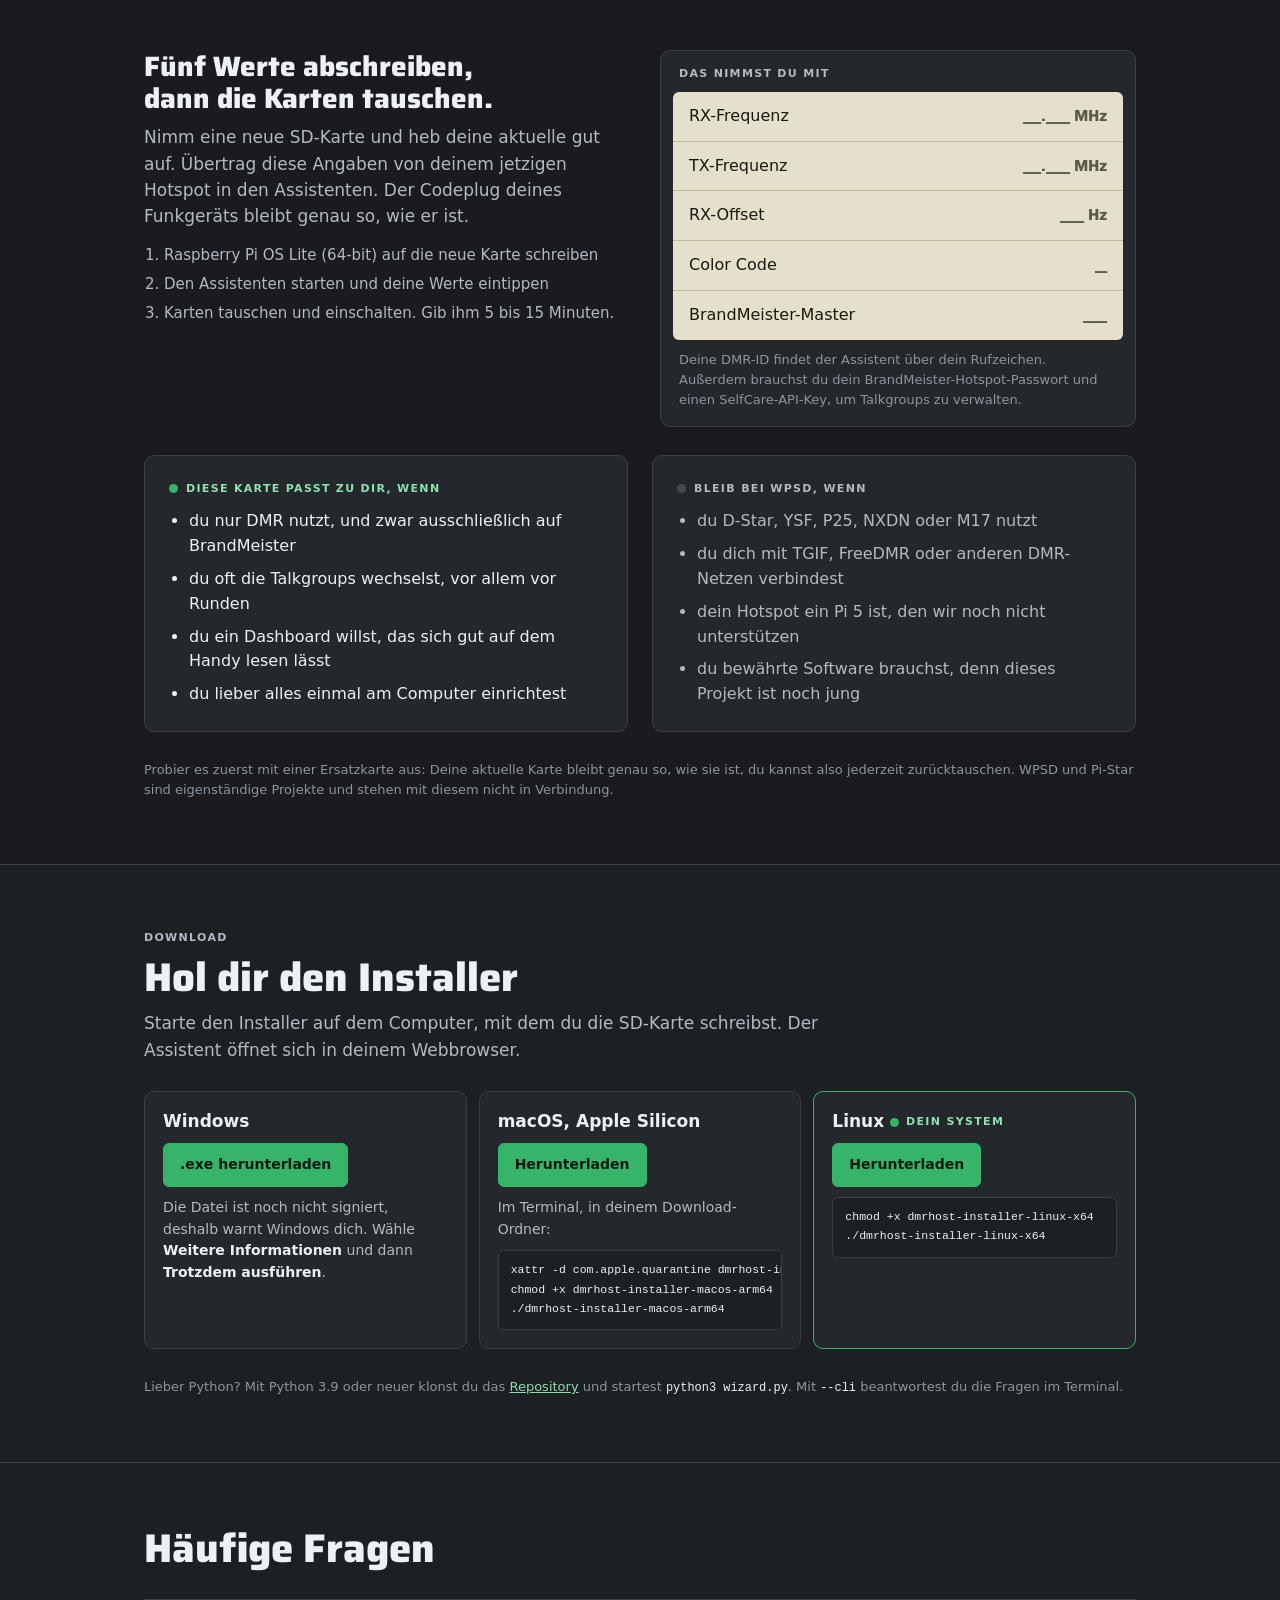
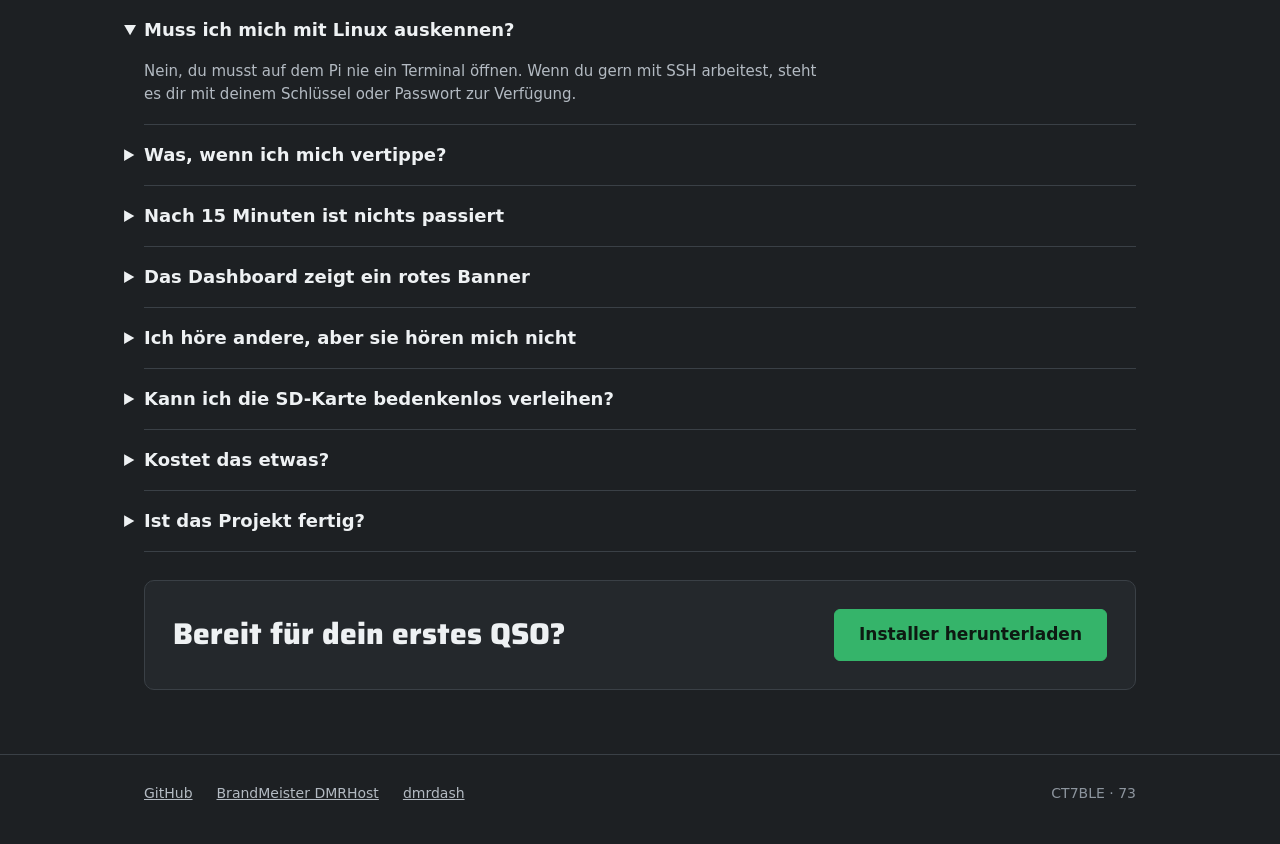
<file: de/index.html>
<!doctype html>
<html lang="de-DE">
<head>
<meta charset="utf-8">
<meta name="viewport" content="width=device-width, initial-scale=1">
<title>DMR-Hotspot für BrandMeister einrichten · DMRHost-Installer</title>
<meta name="description" content="BrandMeister-DMR-Hotspot auf dem Raspberry Pi einrichten, ohne Linux, oder von WPSD bzw. Pi-Star umsteigen. Ein Assistent bereitet die SD-Karte vor.">
<link rel="canonical" href="https://jcalado.com/dmrhost-installer/de/">
<link rel="alternate" hreflang="en" href="https://jcalado.com/dmrhost-installer/">
<link rel="alternate" hreflang="de-DE" href="https://jcalado.com/dmrhost-installer/de/">
<link rel="alternate" hreflang="pt-PT" href="https://jcalado.com/dmrhost-installer/pt/">
<link rel="alternate" hreflang="fr-FR" href="https://jcalado.com/dmrhost-installer/fr/">
<link rel="alternate" hreflang="es-ES" href="https://jcalado.com/dmrhost-installer/es/">
<link rel="alternate" hreflang="it-IT" href="https://jcalado.com/dmrhost-installer/it/">
<link rel="alternate" hreflang="x-default" href="https://jcalado.com/dmrhost-installer/">
<meta name="theme-color" content="#1d2023">
<meta property="og:type" content="website">
<meta property="og:site_name" content="DMRHost Hotspot-Installer">
<meta property="og:title" content="DMR-Hotspot für BrandMeister einrichten · DMRHost-Installer">
<meta property="og:description" content="BrandMeister-DMR-Hotspot auf dem Raspberry Pi einrichten, ohne Linux, oder von WPSD bzw. Pi-Star umsteigen. Ein Assistent bereitet die SD-Karte vor.">
<meta property="og:url" content="https://jcalado.com/dmrhost-installer/de/">
<meta property="og:image" content="https://jcalado.com/dmrhost-installer/og-image.png">
<meta property="og:image:width" content="1200">
<meta property="og:image:height" content="630">
<meta property="og:image:alt" content="Eine Dashboard-Anzeige: Ein Funkgerät sendet auf Talkgroup 91.">
<meta property="og:locale" content="de_DE">
<meta property="og:locale:alternate" content="en_GB">
<meta name="twitter:card" content="summary_large_image">
<script type="application/ld+json">
{
  "@context": "https://schema.org",
  "@type": "SoftwareApplication",
  "name": "DMRHost Hotspot-Installer",
  "description": "Richtet einen Raspberry Pi mit MMDVM_HS-Hat als BrandMeister-DMR-Hotspot ein, mit BrandMeister DMRHost und dem Dashboard dmrdash. Du konfigurierst alles am Computer; der Pi installiert sich beim ersten Start selbst.",
  "url": "https://jcalado.com/dmrhost-installer/de/",
  "applicationCategory": "UtilitiesApplication",
  "operatingSystem": "Windows, macOS, Linux",
  "downloadUrl": "https://github.com/jcalado/dmrhost-installer/releases/latest",
  "license": "https://opensource.org/licenses/MIT",
  "isAccessibleForFree": true,
  "offers": { "@type": "Offer", "price": "0", "priceCurrency": "EUR" },
  "screenshot": "https://jcalado.com/dmrhost-installer/assets/dmrdash-desktop.webp",
  "sameAs": "https://github.com/jcalado/dmrhost-installer",
  "author": { "@type": "Person", "name": "CT7BLE", "url": "https://github.com/jcalado" }
}
</script>
<link rel="icon" href="../favicon.svg" type="image/svg+xml">
<link rel="preconnect" href="https://fonts.googleapis.com">
<link rel="preconnect" href="https://fonts.gstatic.com" crossorigin>
<link rel="stylesheet" href="https://fonts.googleapis.com/css2?family=Saira:wght@700;800&display=swap">
<link rel="stylesheet" href="../styles.css">
</head>
<body>
<a class="skip" href="#main">Zum Inhalt springen</a>

<header class="wrap nav">
  <a class="nav-brand" href="./">DMRHost Hotspot-Installer</a>
  <nav class="nav-links" aria-label="Hauptnavigation">
    <a class="hide-sm" href="#how">So funktioniert’s</a>
    <a class="hide-sm" href="#tour">Dashboard</a>
    <a class="hide-sm" href="#need">Was du brauchst</a>
    <a class="hide-sm" href="#from-wpsd">Von WPSD</a>
    <details class="lang">
      <summary aria-label="Sprache: Deutsch"><svg viewBox="0 0 16 16" width="16" height="16" aria-hidden="true"><circle cx="8" cy="8" r="6.5"/><path d="M1.5 8h13M8 1.5c-2 2-2.8 4.2-2.8 6.5s.8 4.5 2.8 6.5M8 1.5c2 2 2.8 4.2 2.8 6.5s-.8 4.5-2.8 6.5"/></svg>DE</summary>
      <ul>
        <li><a href="../" hreflang="en" lang="en">English</a></li>
        <li><a href="../de/" hreflang="de-DE" lang="de-DE" aria-current="page">Deutsch</a></li>
        <li><a href="../es/" hreflang="es-ES" lang="es-ES">Español</a></li>
        <li><a href="../fr/" hreflang="fr-FR" lang="fr-FR">Français</a></li>
        <li><a href="../it/" hreflang="it-IT" lang="it-IT">Italiano</a></li>
        <li><a href="../pt/" hreflang="pt-PT" lang="pt-PT">Português</a></li>
      </ul>
    </details>
    <a class="btn btn-go" href="#download">Download</a>
  </nav>
</header>

<main id="main">

  <!-- Hero: for everyone, with a signpost for each audience -->
  <section class="wrap hero">
    <div class="hero-copy">
      <span class="tag">RASPBERRY PI + MMDVM_HS · BRANDMEISTER</span>
      <h1>Ein DMR-Hotspot: einmal einrichten, fertig.</h1>
      <p class="lede">Du füllst am Computer einen Assistenten aus, steckst den Pi ein, und er richtet sich selbst mit BrandMeisters DMRHost und einem Dashboard ein. Kein Linux, keine Konfigurationsdateien.</p>
      <div class="actions">
        <a class="btn btn-go btn-lg" href="#download">Installer herunterladen</a>
        <a class="text-link" href="#need">Erst prüfen, was du brauchst</a>
      </div>
      <ul class="ticks">
        <li><span class="led" aria-hidden="true"></span>Kostenlos und Open Source</li>
        <li><span class="led" aria-hidden="true"></span>Windows, macOS, Linux</li>
        <li><span class="led" aria-hidden="true"></span>QRV 5 bis 15 Minuten nach dem Einschalten</li>
      </ul>
    </div>
    <div class="hero-vfo">
      <figure class="module vfo" style="margin:0">
        <div class="vfo-head">
          <span class="slot-tag">B</span>
          <span class="label">Timeslot 2</span>
          <span class="vfo-state"><span class="led led-tx" aria-hidden="true"></span>TX</span>
        </div>
        <div class="vfo-lcd">
          <div class="vfo-top">
            <span class="vfo-call">N0CALL</span>
            <span class="vfo-timer">0:12<span class="src">RF</span></span>
          </div>
          <div class="vfo-tg"><b>91</b><span>Weltweit</span></div>
          <figcaption class="vfo-meta">Dein erster Durchgang, so wie ihn das Dashboard zeigt</figcaption>
        </div>
      </figure>
    </div>
    <nav class="paths" aria-label="Wo du anfängst">
      <a href="#basics"><b>Neu bei DMR?</b><span>Was ein Hotspot ist, und die fünf Begriffe, die dir begegnen</span><i aria-hidden="true">↓</i></a>
      <a href="#from-wpsd"><b>Du kommst von WPSD oder Pi-Star?</b><span>Was sich ändert, und wann du besser dabei bleibst</span><i aria-hidden="true">↓</i></a>
    </nav>
  </section>

  <!-- How it works -->
  <section class="section" id="how">
    <div class="wrap">
      <div class="head">
        <span class="label">So funktioniert’s</span>
        <h2>Drei Schritte, etwa eine Tasse Tee lang.</h2>
      </div>
      <ol class="steps">
        <li class="module step">
          <span class="step-n" aria-hidden="true">1</span>
          <div class="step-body">
            <h3>Karte formatieren und Raspberry Pi OS schreiben</h3>
            <p>Steck eine SD-Karte in deinen Computer und öffne den kostenlosen <a href="https://www.raspberrypi.com/software/">Raspberry Pi Imager</a>. Wähle <em>Raspberry Pi OS Lite (64-bit)</em> und klicke dann auf <em>Skip customisation</em>: Leg dort keinen Namen, Benutzer oder WLAN fest, das übernimmt der Assistent. Der Imager formatiert die Karte beim Schreiben.</p>
          </div>
        </li>
        <li class="module step">
          <span class="step-n" aria-hidden="true">2</span>
          <div class="step-body">
            <h3>Den Assistenten am selben Computer starten</h3>
            <p>Wenn der Imager fertig ist, öffne den Assistenten, während die Karte noch im Computer steckt. Hat der Imager sie ausgeworfen, zieh sie kurz heraus und steck sie wieder ein. Gib dein Rufzeichen, WLAN, Hat und Frequenzen ein, und der Assistent richtet DMRHost auf der Karte ein. Ob du das Dashboard dmrdash installierst, entscheidest du.</p>
          </div>
        </li>
        <li class="module step">
          <span class="step-n" aria-hidden="true">3</span>
          <div class="step-body">
            <h3>Pi einstecken und Tee kochen</h3>
            <p>Der erste Start dauert 5 bis 15 Minuten. Zuschauen musst du nicht, aber das passiert dabei:</p>
            <ol class="log">
              <li><span class="ok">OK</span><span>Installiert BrandMeister DMRHost</span></li>
              <li><span class="ok">OK</span><span>Richtet Hat, Frequenzen und OLED ein</span></li>
              <li><span class="ok">OK</span><span>Installiert das Dashboard dmrdash, falls gewählt</span></li>
              <li><span class="ok">OK</span><span>Löscht deine Passwörter von der Karte</span></li>
              <li class="air"><span class="ok">ON AIR</span><span>Das OLED leuchtet. Du bist auf BrandMeister.</span></li>
            </ol>
          </div>
        </li>
      </ol>
    </div>
  </section>

  <!-- Dashboard tour -->
  <section class="section deep" id="tour">
    <div class="wrap">
      <div class="head">
        <span class="label">Dashboard-Rundgang</span>
        <h2>Sieh, wer spricht, und wechsle Talkgroups vom Handy aus.</h2>
        <p>Sobald alles läuft, öffne <code>http://&lt;Hotspot-Name&gt;.local:8080</code> auf einem beliebigen Handy oder Computer in deinem Netzwerk.</p>
      </div>
      <div class="tour">
        <img src="../assets/dmrdash-desktop.webp" srcset="../assets/dmrdash-desktop-1280.webp 1280w, ../assets/dmrdash-desktop.webp 2560w" sizes="(max-width: 1040px) 100vw, 992px" width="2560" height="1800" loading="lazy" alt="Das Dashboard dmrdash zeigt die Statusleuchte des Hotspots, Timeslot 1 beim Senden, Timeslot 2 beim Empfangen und die Liste der zuletzt Gehörten.">
        <span class="pin" style="left:63.4%; top:3.2%" aria-hidden="true">1</span>
        <span class="pin" style="left:26.5%; top:19.5%" aria-hidden="true">2</span>
        <span class="pin" style="left:19.5%; top:26.6%" aria-hidden="true">3</span>
        <span class="pin" style="left:86.5%; top:11.4%" aria-hidden="true">4</span>
        <span class="pin" style="left:44.8%; top:36.8%" aria-hidden="true">5</span>
        <span class="pin" style="left:16%; top:44.4%" aria-hidden="true">6</span>
      </div>
      <ol class="tour-key">
        <li><span class="pin-key" aria-hidden="true">1</span><span><strong>Statusleuchte.</strong> <span class="muted">Eine Leuchte für Hotspot-Software, Funkplatine und BrandMeister-Verbindung. Grün heißt alles gut. Tipp drauf für Details und Steuerung.</span></span></li>
        <li><span class="pin-key" aria-hidden="true">2</span><span><strong>Wer spricht.</strong> <span class="muted">Das Feld wird rot, wenn du sendest, und cremefarben, wenn jemand anderes spricht.</span></span></li>
        <li><span class="pin-key" aria-hidden="true">3</span><span><strong>Wo.</strong> <span class="muted">Hier siehst du die Talkgroup und ihren Namen, darunter den Namen des Sprechers.</span></span></li>
        <li><span class="pin-key" aria-hidden="true">4</span><span><strong>Stop Call.</strong> <span class="muted">Brich ein Gespräch ab, das du nicht auf deinem Hotspot hören willst.</span></span></li>
        <li><span class="pin-key" aria-hidden="true">5</span><span><strong>Deine Talkgroups.</strong> <span class="muted">Wähle pro Timeslot die, die du immer hören willst. Mit dem API-Key aus dem Assistenten änderst du sie, ohne dich bei BrandMeister anzumelden.</span></span></li>
        <li><span class="pin-key" aria-hidden="true">6</span><span><strong>Zuletzt gehört.</strong> <span class="muted">Alle, die kürzlich QRV waren, mit Links zum Nachschlagen auf QRZ.com.</span></span></li>
      </ol>
      <div class="tour-more">
        <img src="../assets/dmrdash-phone.webp" width="780" height="1688" loading="lazy" alt="Das Dashboard dmrdash auf dem Bildschirm eines Handys.">
        <ul>
          <li><strong>Fürs Handy gemacht</strong>: gut lesbar auf Armlänge, während du in der anderen Hand das Funkgerät hältst.</li>
          <li><strong>Presets</strong>: Speichere Sets wie „Alltag“ oder „Rundenabend“ und wechsle sie mit einem Tipp. Geändert wird nur der Unterschied.</li>
          <li><strong>Zeitgesteuerte Statics</strong>: Lass die Talkgroup deiner wöchentlichen Runde nur dann aktiv werden, wenn die Runde läuft, eingetragen in Ortszeit.</li>
          <li><strong>Hilfe beim Empfang</strong>: Wenn dein Audio abgehackt ist, schlägt es einen besseren RX-Offset vor und stimmt ihn ab, während du sendest. Vor dem Übernehmen fragt es nach.</li>
          <li><strong>Klare Warnungen</strong>: Ein rotes Banner erscheint, wenn etwas nicht stimmt, und bleibt weg, wenn alles in Ordnung ist.</li>
        </ul>
      </div>
    </div>
  </section>

  <!-- What you need -->
  <section class="section" id="need">
    <div class="wrap">
      <div class="head">
        <span class="label">Was du brauchst</span>
        <h2>Deine Einkaufsliste für den Hotspot</h2>
        <p>Du betreibst schon einen Hotspot? Dein Pi und dein MMDVM_HS-Hat funktionieren so, wie sie sind.</p>
      </div>
      <div class="grid">
        <div class="card">
          <h3>Ein Raspberry Pi</h3>
          <p>Du brauchst einen Zero 2 W, 3 oder 4. Der Zero 2 W ist klein, günstig und reicht für die meisten Hotspots. Der Pi 5 wird noch nicht unterstützt.</p>
        </div>
        <div class="card">
          <h3>Ein MMDVM_HS-Hat</h3>
          <p>Diese kleine Funkplatine wird auf die Pins des Pi gesteckt. Es gibt sie als Simplex (eine Frequenz) oder Duplex (zwei). Ein OLED-Display ist ein nützliches Extra.</p>
        </div>
        <div class="card">
          <h3>Eine SD-Karte, 8 GB oder mehr</h3>
          <p>Außerdem brauchst du eine Möglichkeit, sie an deinen Computer anzuschließen.</p>
        </div>
        <div class="card">
          <h3>Ein BrandMeister-Konto</h3>
          <p>Leg zuerst in SelfCare ein <strong>Hotspot Security Password</strong> fest. Es ist nicht dein Login-Passwort, und der Assistent zeigt dir, wo du es findest. Außerdem brauchst du einen <strong>SelfCare-API-Key</strong>, um Talkgroups über dein Dashboard zu verwalten.</p>
        </div>
        <div class="card">
          <h3>Ein DMR-Funkgerät und eine DMR-ID</h3>
          <p>Deine ID bekommst du von radioid.net. Gib einfach dein Rufzeichen in den Assistenten ein, und er sucht die ID für dich heraus.</p>
        </div>
        <div class="card">
          <h3>Deine Amateurfunkzulassung</h3>
          <p>Ein Hotspot ist ein Sender. Wähle Frequenzen, die deine Zulassung und der Bandplan bei dir erlauben.</p>
        </div>
      </div>
    </div>
  </section>

  <!-- New to DMR -->
  <section class="section" id="basics">
    <div class="wrap">
      <div class="head">
        <span class="label">Neu bei DMR?</span>
        <h2>Ein winziges, persönliches Relais auf deinem Schreibtisch.</h2>
        <p>Kein Relais in Reichweite? Ein Hotspot hört dein Funkgerät über ein paar Meter UHF und leitet deine Stimme über das Internet an BrandMeister weiter. Andere Funkamateure weltweit hören dich auf derselben Talkgroup.</p>
      </div>
      <ol class="flow">
        <li><b>Dein Funkgerät</b><span>Ein DMR-Handfunkgerät oder Mobilgerät</span></li>
        <li class="hop" aria-hidden="true">UHF</li>
        <li class="lcd"><b>Hotspot</b><span>Raspberry Pi + MMDVM_HS-Hat. Das richten wir ein.</span></li>
        <li class="hop" aria-hidden="true">INTERNET</li>
        <li><b>BrandMeister</b><span>Das weltweite DMR-Netz</span></li>
        <li class="hop" aria-hidden="true">TG 91</li>
        <li><b>Alle anderen</b><span>Auf Hotspots und Relais weltweit</span></li>
      </ol>

      <div class="split sub">
        <div class="head">
          <h3 class="display sub-h">Leg einen Kanal mit den Werten aus dem Assistenten an.</h3>
          <p>Die Empfangsfrequenz des Hotspots ist die Sendefrequenz deines Funkgeräts und umgekehrt. Der Assistent zeigt beide aus Sicht deines Funkgeräts, sodass du sie direkt in deinen Codeplug übernehmen kannst.</p>
        </div>
        <figure class="module channel" style="margin:0">
          <dl class="lcd">
            <div><dt>DEIN GERÄT TX</dt><dd>432.0000</dd></div>
            <div><dt>DEIN GERÄT RX</dt><dd>434.0000</dd></div>
            <div><dt>COLOR CODE</dt><dd>1</dd></div>
            <div><dt>SLOTS</dt><dd>TS1 + TS2</dd></div>
          </dl>
          <figcaption class="fine">Beispielwerte für ein Duplex-Hat. Nimm deine eigenen.</figcaption>
        </figure>
      </div>

      <div class="sub">
        <h3 class="display sub-h">DMR in fünf Begriffen erklärt</h3>
        <dl class="glossary">
          <div><dt>Talkgroup (TG)</dt><dd>Ein gemeinsamer Kanal im Netz. TG 91 ist weltweit, und die meisten Länder haben ihre eigene.</dd></div>
          <div><dt>Timeslot (TS1, TS2)</dt><dd>DMR bringt zwei Gespräche auf einer Frequenz unter. Ein Simplex-Hat nutzt nur TS2.</dd></div>
          <div><dt>Color Code (CC)</dt><dd>Das ist so etwas wie ein CTCSS-Ton für DMR. Funkgerät und Hotspot müssen übereinstimmen; 1 passt.</dd></div>
          <div><dt>Statische Talkgroup</dt><dd>Dieser Kanal ist immer aktiv, du hörst ihn also, ohne zu senden. Das Dashboard stellt sie für dich ein.</dd></div>
          <div><dt>Dynamische Talkgroup</dt><dd>Sie wird aktiv, wenn du sendest, und läuft ab, wenn es auf dem Kanal ruhig wird.</dd></div>
        </dl>
      </div>
    </div>
  </section>

  <!-- Coming from WPSD -->
  <section class="section deep" id="from-wpsd">
    <div class="wrap">
      <div class="head">
        <span class="label">Du kommst von WPSD oder Pi-Star?</span>
        <h2>Nur auf BrandMeister DMR? Dann nimm BrandMeisters eigene Host-Software.</h2>
        <p>Nutze deinen vorhandenen Pi und dein MMDVM_HS-Hat. Diese Karte betreibt DMRHost, die Hotspot-Software von BrandMeister, und verwaltet deine Talkgroups, ohne dass du SelfCare öffnen musst.</p>
      </div>
      <div class="table-box">
        <table class="compare">
          <thead>
            <tr>
              <td style="width: 18%"></td>
              <th scope="col">EIN MULTIMODE-IMAGE</th>
              <th scope="col" class="ours">DIESE KARTE</th>
            </tr>
          </thead>
          <tbody>
            <tr><th scope="row">Einrichtung</th><td data-label="Multimode-Image">Erst booten, dann den Pi finden und über seine Webseite konfigurieren</td><td class="ours" data-label="Diese Karte">Erst am Computer den Assistenten ausfüllen; der Pi startet fertig konfiguriert</td></tr>
            <tr><th scope="row">Host-Software</th><td data-label="Multimode-Image">MMDVMHost und Gateways für viele Betriebsarten</td><td class="ours" data-label="Diese Karte">BrandMeister DMRHost, direkt aus BrandMeisters apt-Repository</td></tr>
            <tr><th scope="row">Talkgroups</th><td data-label="Multimode-Image">Zum Ändern der Statics bei SelfCare anmelden</td><td class="ours" data-label="Diese Karte">Statics, zeitgesteuerte Statics und Presets direkt im Dashboard</td></tr>
            <tr><th scope="row">Dashboard</th><td data-label="Multimode-Image">Status und zuletzt gehört</td><td class="ours" data-label="Diese Karte">Beide Timeslots, Verbindungszustand, BER-Verlauf und ein RX-Offset-Tuner</td></tr>
            <tr><th scope="row">Umfang</th><td data-label="Multimode-Image">Viele Betriebsarten und Netze</td><td class="ours" data-label="Diese Karte">DMR auf BrandMeister, und sonst gar nichts.</td></tr>
          </tbody>
        </table>
      </div>

      <div class="split sub" style="align-items: flex-start">
        <div class="head">
          <h3 class="display sub-h">Fünf Werte abschreiben, dann die Karten tauschen.</h3>
          <p>Nimm eine neue SD-Karte und heb deine aktuelle gut auf. Übertrag diese Angaben von deinem jetzigen Hotspot in den Assistenten. Der Codeplug deines Funkgeräts bleibt genau so, wie er ist.</p>
          <ol class="muted moves">
            <li>Raspberry Pi OS Lite (64-bit) auf die neue Karte schreiben</li>
            <li>Den Assistenten starten und deine Werte eintippen</li>
            <li>Karten tauschen und einschalten. Gib ihm 5 bis 15 Minuten.</li>
          </ol>
        </div>
        <figure class="module bring" style="margin:0">
          <figcaption class="label" style="padding: 2px 6px 10px">Das nimmst du mit</figcaption>
          <ul class="lcd">
            <li><span>RX-Frequenz</span><span>___.____ MHz</span></li>
            <li><span>TX-Frequenz</span><span>___.____ MHz</span></li>
            <li><span>RX-Offset</span><span>____ Hz</span></li>
            <li><span>Color Code</span><span>__</span></li>
            <li><span>BrandMeister-Master</span><span>____</span></li>
          </ul>
          <p class="fine" style="margin: 10px 6px 4px">Deine DMR-ID findet der Assistent über dein Rufzeichen. Außerdem brauchst du dein BrandMeister-Hotspot-Passwort und einen SelfCare-API-Key, um Talkgroups zu verwalten.</p>
        </figure>
      </div>

      <div class="fit">
        <div class="module">
          <span class="label" style="display: inline-flex; align-items: center; gap: 8px; color: var(--rx-text)"><span class="led" aria-hidden="true"></span>Diese Karte passt zu dir, wenn</span>
          <ul>
            <li>du nur DMR nutzt, und zwar ausschließlich auf BrandMeister</li>
            <li>du oft die Talkgroups wechselst, vor allem vor Runden</li>
            <li>du ein Dashboard willst, das sich gut auf dem Handy lesen lässt</li>
            <li>du lieber alles einmal am Computer einrichtest</li>
          </ul>
        </div>
        <div class="module">
          <span class="label" style="display: inline-flex; align-items: center; gap: 8px"><span class="led led-off" aria-hidden="true"></span>Bleib bei WPSD, wenn</span>
          <ul class="muted">
            <li>du D-Star, YSF, P25, NXDN oder M17 nutzt</li>
            <li>du dich mit TGIF, FreeDMR oder anderen DMR-Netzen verbindest</li>
            <li>dein Hotspot ein Pi 5 ist, den wir noch nicht unterstützen</li>
            <li>du bewährte Software brauchst, denn dieses Projekt ist noch jung</li>
          </ul>
        </div>
      </div>
      <p class="fine">Probier es zuerst mit einer Ersatzkarte aus: Deine aktuelle Karte bleibt genau so, wie sie ist, du kannst also jederzeit zurücktauschen. WPSD und Pi-Star sind eigenständige Projekte und stehen mit diesem nicht in Verbindung.</p>
    </div>
  </section>

  <!-- Download -->
  <section class="section" id="download">
    <div class="wrap">
      <div class="head">
        <span class="label">Download</span>
        <h2>Hol dir den Installer</h2>
        <p>Starte den Installer auf dem Computer, mit dem du die SD-Karte schreibst. Der Assistent öffnet sich in deinem Webbrowser.</p>
      </div>
      <div class="downloads">
        <div class="module dl" data-os="windows">
          <h3>Windows <span class="yours label"><span class="led" aria-hidden="true"></span>Dein System</span></h3>
          <a class="btn btn-go" href="https://github.com/jcalado/dmrhost-installer/releases/latest/download/dmrhost-installer-windows-x64.exe">.exe herunterladen</a>
          <p>Die Datei ist noch nicht signiert, deshalb warnt Windows dich. Wähle <strong>Weitere Informationen</strong> und dann <strong>Trotzdem ausführen</strong>.</p>
        </div>
        <div class="module dl" data-os="mac">
          <h3>macOS, Apple Silicon <span class="yours label"><span class="led" aria-hidden="true"></span>Dein System</span></h3>
          <a class="btn btn-go" href="https://github.com/jcalado/dmrhost-installer/releases/latest/download/dmrhost-installer-macos-arm64">Herunterladen</a>
          <p>Im Terminal, in deinem Download-Ordner:</p>
          <pre><code>xattr -d com.apple.quarantine dmrhost-installer-macos-arm64
chmod +x dmrhost-installer-macos-arm64
./dmrhost-installer-macos-arm64</code></pre>
        </div>
        <div class="module dl" data-os="linux">
          <h3>Linux <span class="yours label"><span class="led" aria-hidden="true"></span>Dein System</span></h3>
          <a class="btn btn-go" href="https://github.com/jcalado/dmrhost-installer/releases/latest/download/dmrhost-installer-linux-x64">Herunterladen</a>
          <pre><code>chmod +x dmrhost-installer-linux-x64
./dmrhost-installer-linux-x64</code></pre>
        </div>
      </div>
      <p class="fine">Lieber Python? Mit Python 3.9 oder neuer klonst du das <a href="https://github.com/jcalado/dmrhost-installer">Repository</a> und startest <code>python3 wizard.py</code>. Mit <code>--cli</code> beantwortest du die Fragen im Terminal.</p>
    </div>
  </section>

  <!-- FAQ -->
  <section class="section" id="faq">
    <div class="wrap">
      <h2>Häufige Fragen</h2>
      <div class="faq">
        <details open>
          <summary>Muss ich mich mit Linux auskennen?</summary>
          <p>Nein, du musst auf dem Pi nie ein Terminal öffnen. Wenn du gern mit SSH arbeitest, steht es dir mit deinem Schlüssel oder Passwort zur Verfügung.</p>
        </details>
        <details>
          <summary>Was, wenn ich mich vertippe?</summary>
          <p>Schreib die Karte einfach noch einmal mit dem Imager und starte den Assistenten erneut. Talkgroups und RX-Offset kannst du später jederzeit im Dashboard ändern.</p>
        </details>
        <details>
          <summary>Nach 15 Minuten ist nichts passiert</summary>
          <p>Meist liegt es am WLAN. Prüfe Netzwerkname und Passwort, oder steck bei einem Pi 3 oder 4 ein Ethernet-Kabel ein. Die Einrichtung versucht es jede Minute erneut, auch über Neustarts hinweg, und macht von selbst weiter, sobald sie online ist.</p>
        </details>
        <details>
          <summary>Das Dashboard zeigt ein rotes Banner</summary>
          <p>Dann ist die Verbindung zu BrandMeister unterbrochen. Prüfe das Hotspot Security Password, das du in SelfCare festgelegt hast. Es ist nicht dein BrandMeister-Login-Passwort.</p>
        </details>
        <details>
          <summary>Ich höre andere, aber sie hören mich nicht</summary>
          <p>Prüfe, ob die TX-Frequenz deines Funkgeräts zur RX-Frequenz des Hotspots passt und ob die Color Codes übereinstimmen. Wenn dein Audio abreißt, probier den RX-Offset-Tuner im Dashboard.</p>
        </details>
        <details>
          <summary>Kann ich die SD-Karte bedenkenlos verleihen?</summary>
          <p>Nicht vor dem ersten Start. Bis dahin stehen auf der Karte deine Hotspot-, WLAN- und Login-Passwörter im Klartext. Beim ersten Start werden sie in geschützte Dateien verschoben und von der Karte gelöscht.</p>
        </details>
        <details>
          <summary>Kostet das etwas?</summary>
          <p>Nein, es ist kostenlos und Open Source unter der MIT-Lizenz. DMRHost ist die Software von BrandMeister, und dmrdash ist das Dashboard.</p>
        </details>
        <details>
          <summary>Ist das Projekt fertig?</summary>
          <p>Es steht noch am Anfang. Die Einstellungen, die es schreibt, entsprechen einem funktionierenden Hotspot, aber der komplette Ablauf von der Karte bis zum ersten Start wurde noch nicht auf echter Hardware durchgespielt. Rückmeldungen sind auf <a href="https://github.com/jcalado/dmrhost-installer/issues">GitHub</a> immer willkommen.</p>
        </details>
      </div>
      <div class="module callout">
        <div><p class="display">Bereit für dein erstes QSO?</p></div>
        <a class="btn btn-go btn-lg" href="#download">Installer herunterladen</a>
      </div>
    </div>
  </section>

</main>

<footer class="footer">
  <div class="wrap">
    <a href="https://github.com/jcalado/dmrhost-installer">GitHub</a>
    <a href="https://github.com/BrandMeister/DMRHost">BrandMeister DMRHost</a>
    <a href="https://github.com/jcalado/dmrdash">dmrdash</a>
    <span class="end">CT7BLE · 73</span>
  </div>
</footer>

<script src="../os.js" defer></script>
<script src="../lang.js" defer></script>
</body>
</html>
</file>
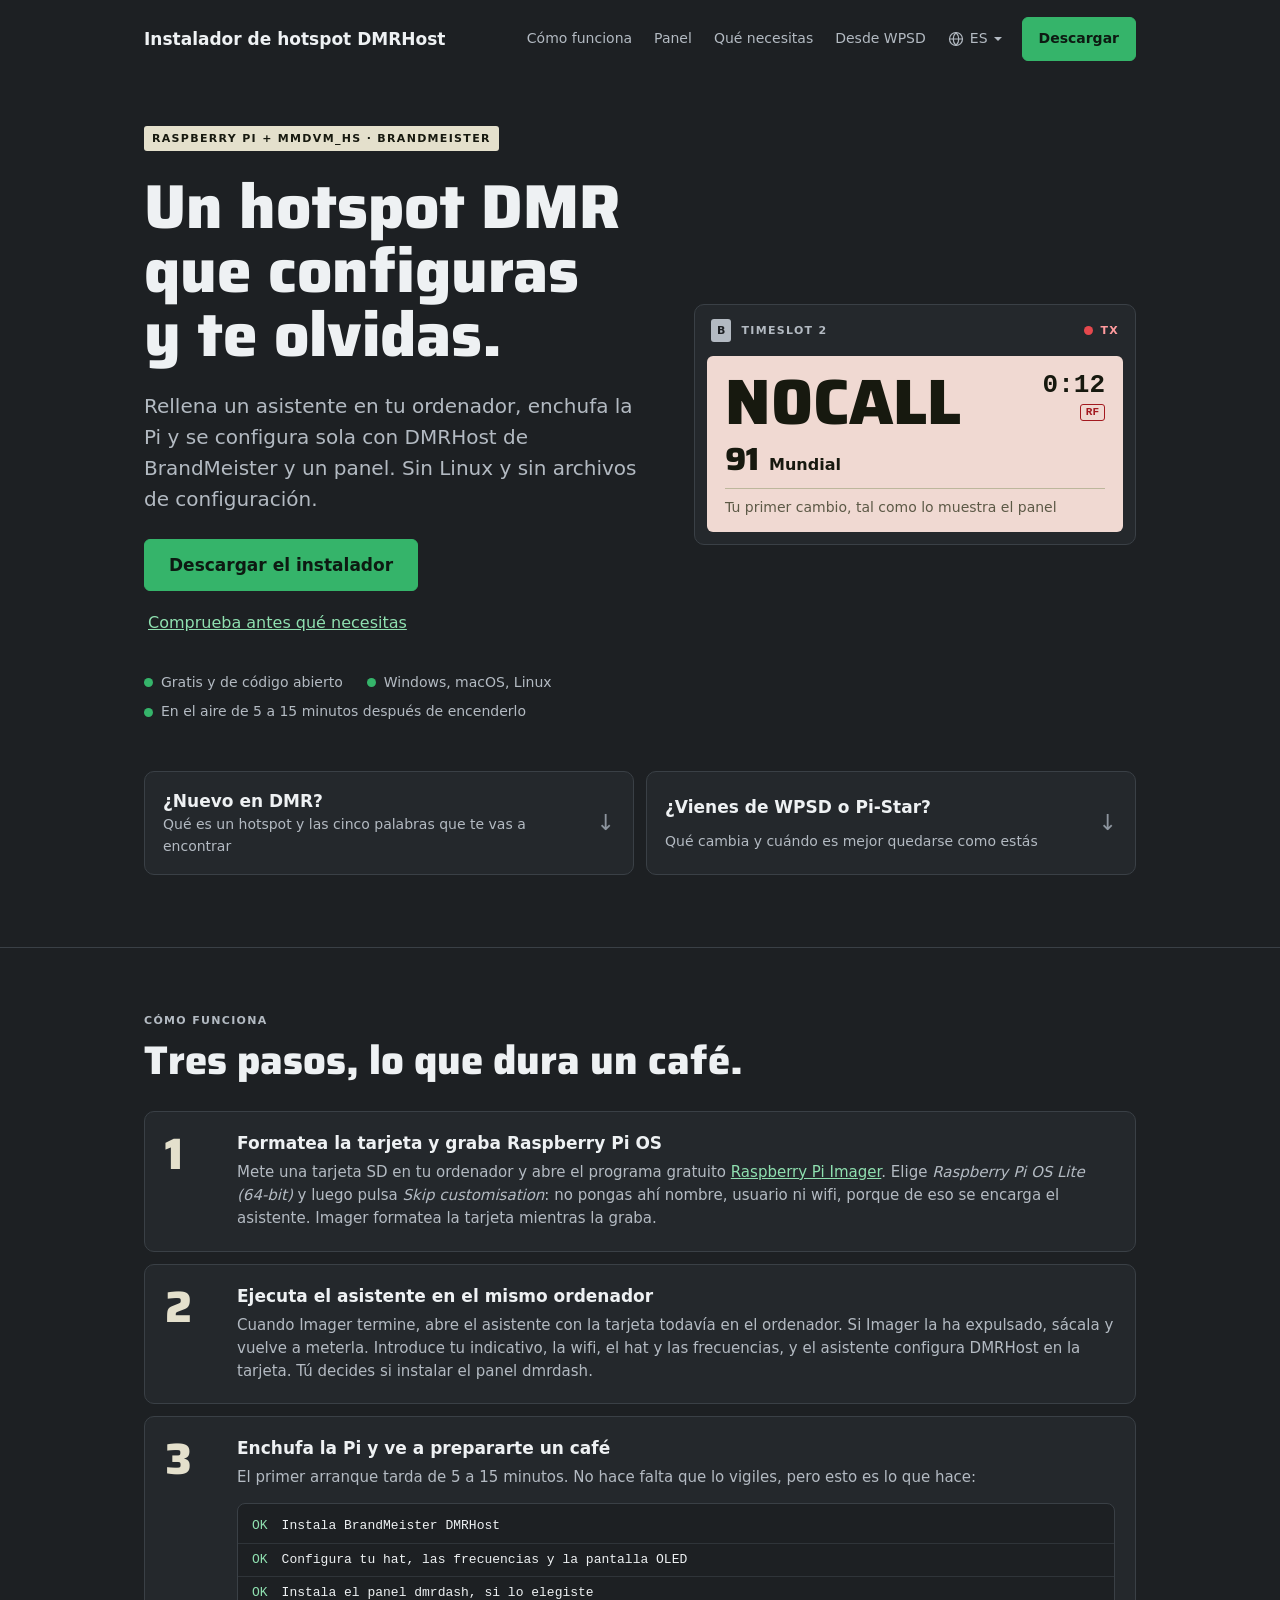
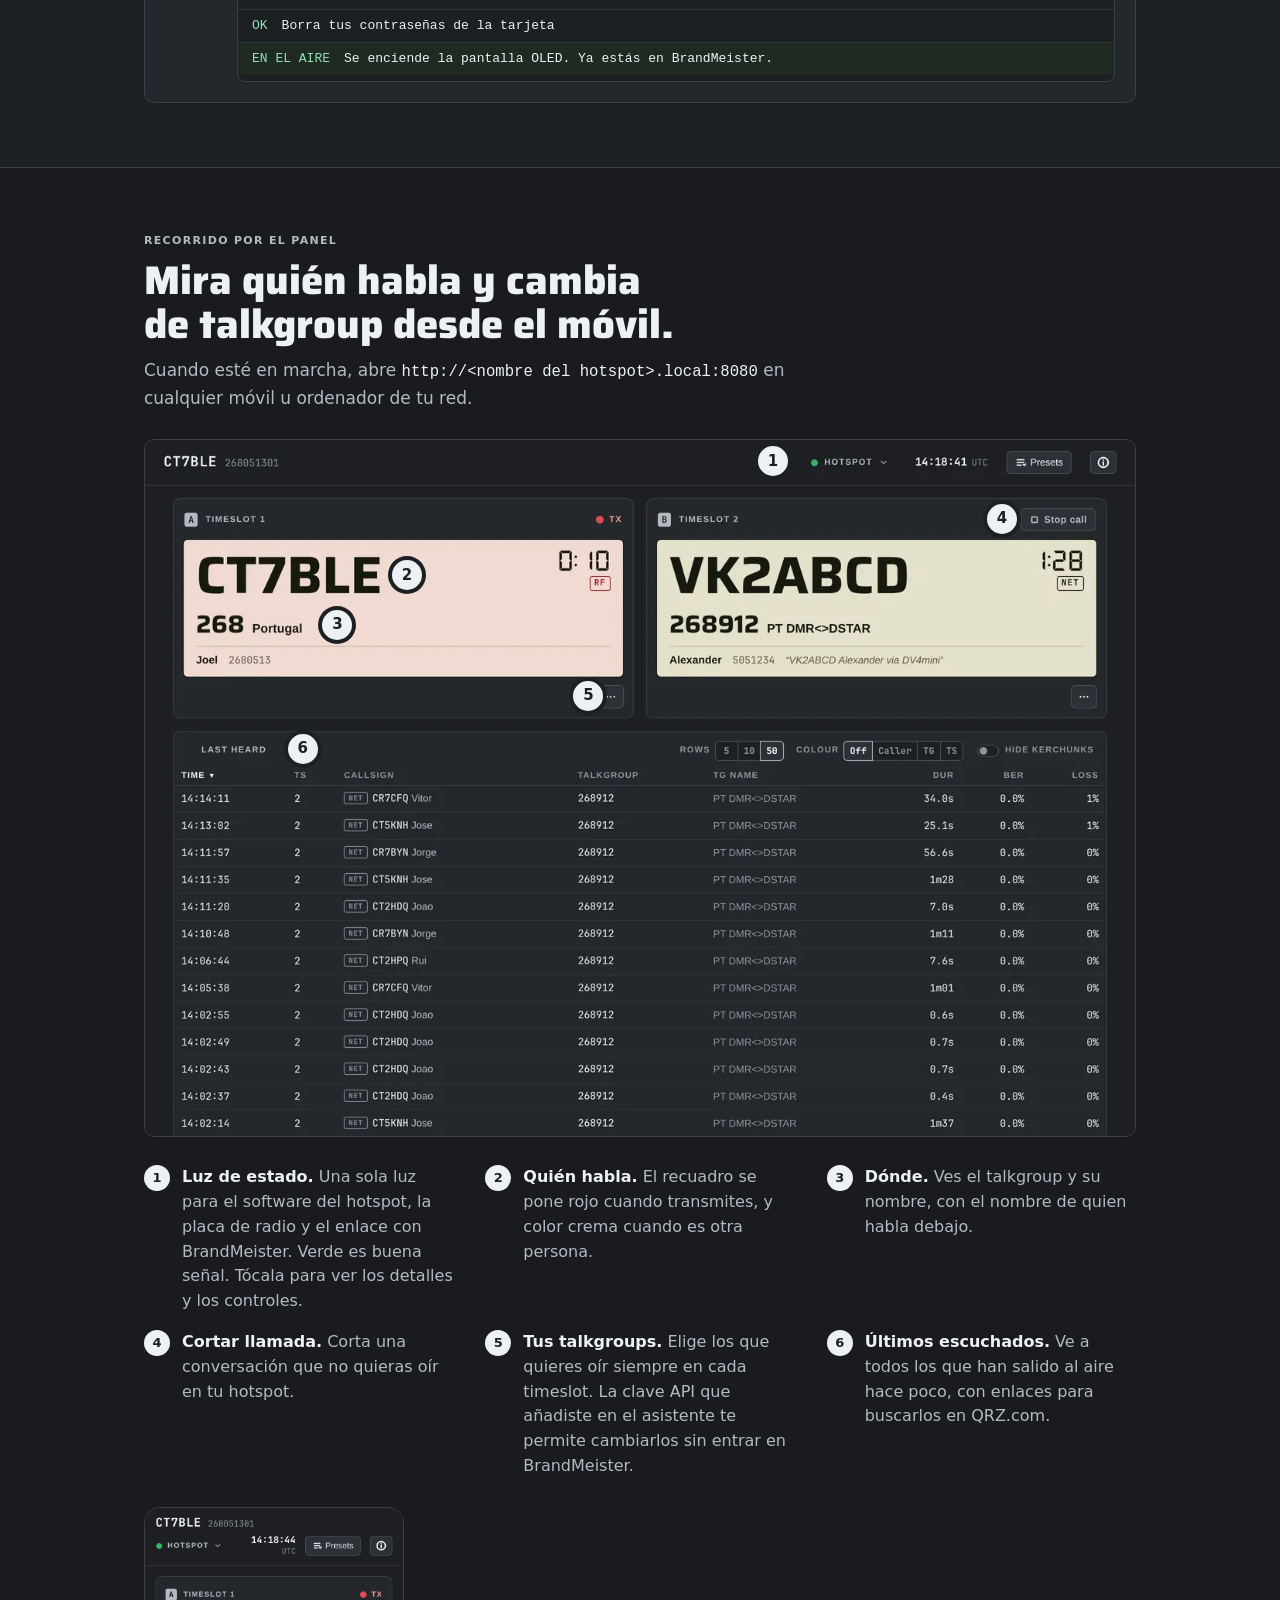
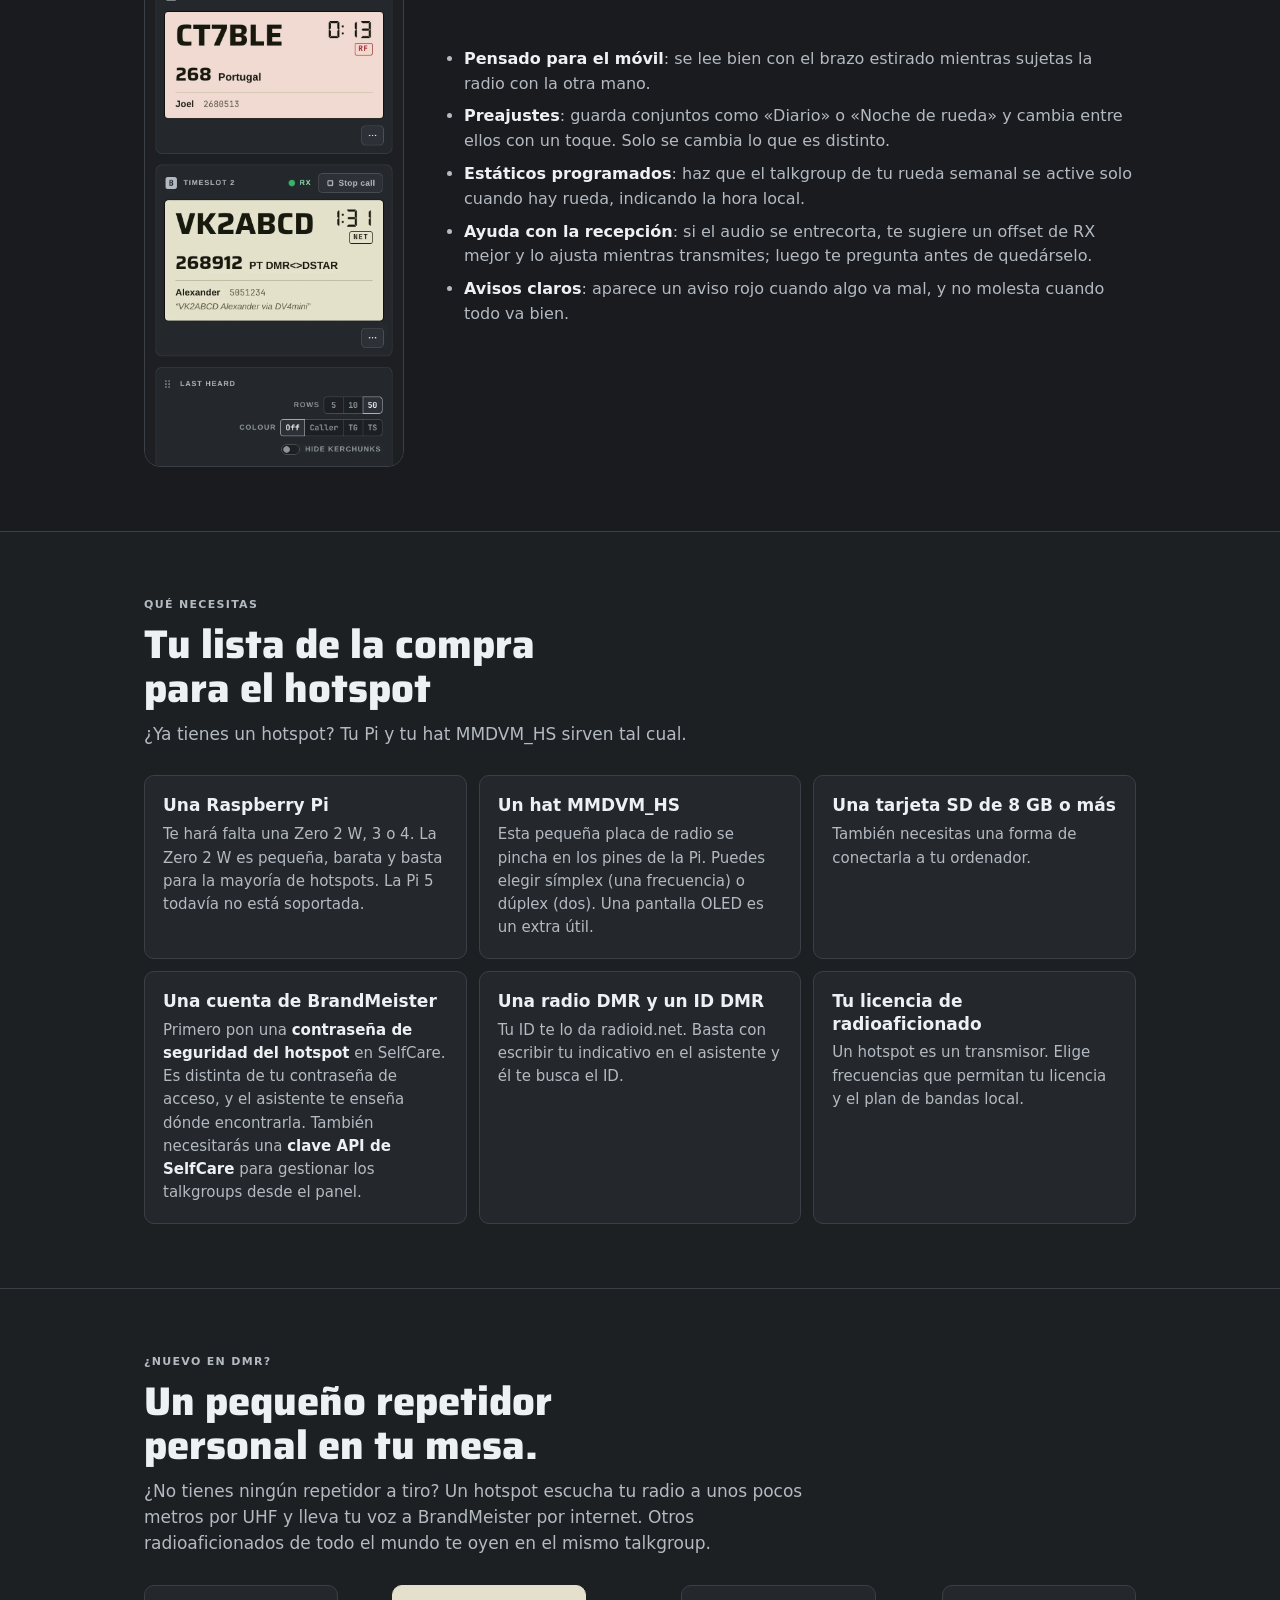
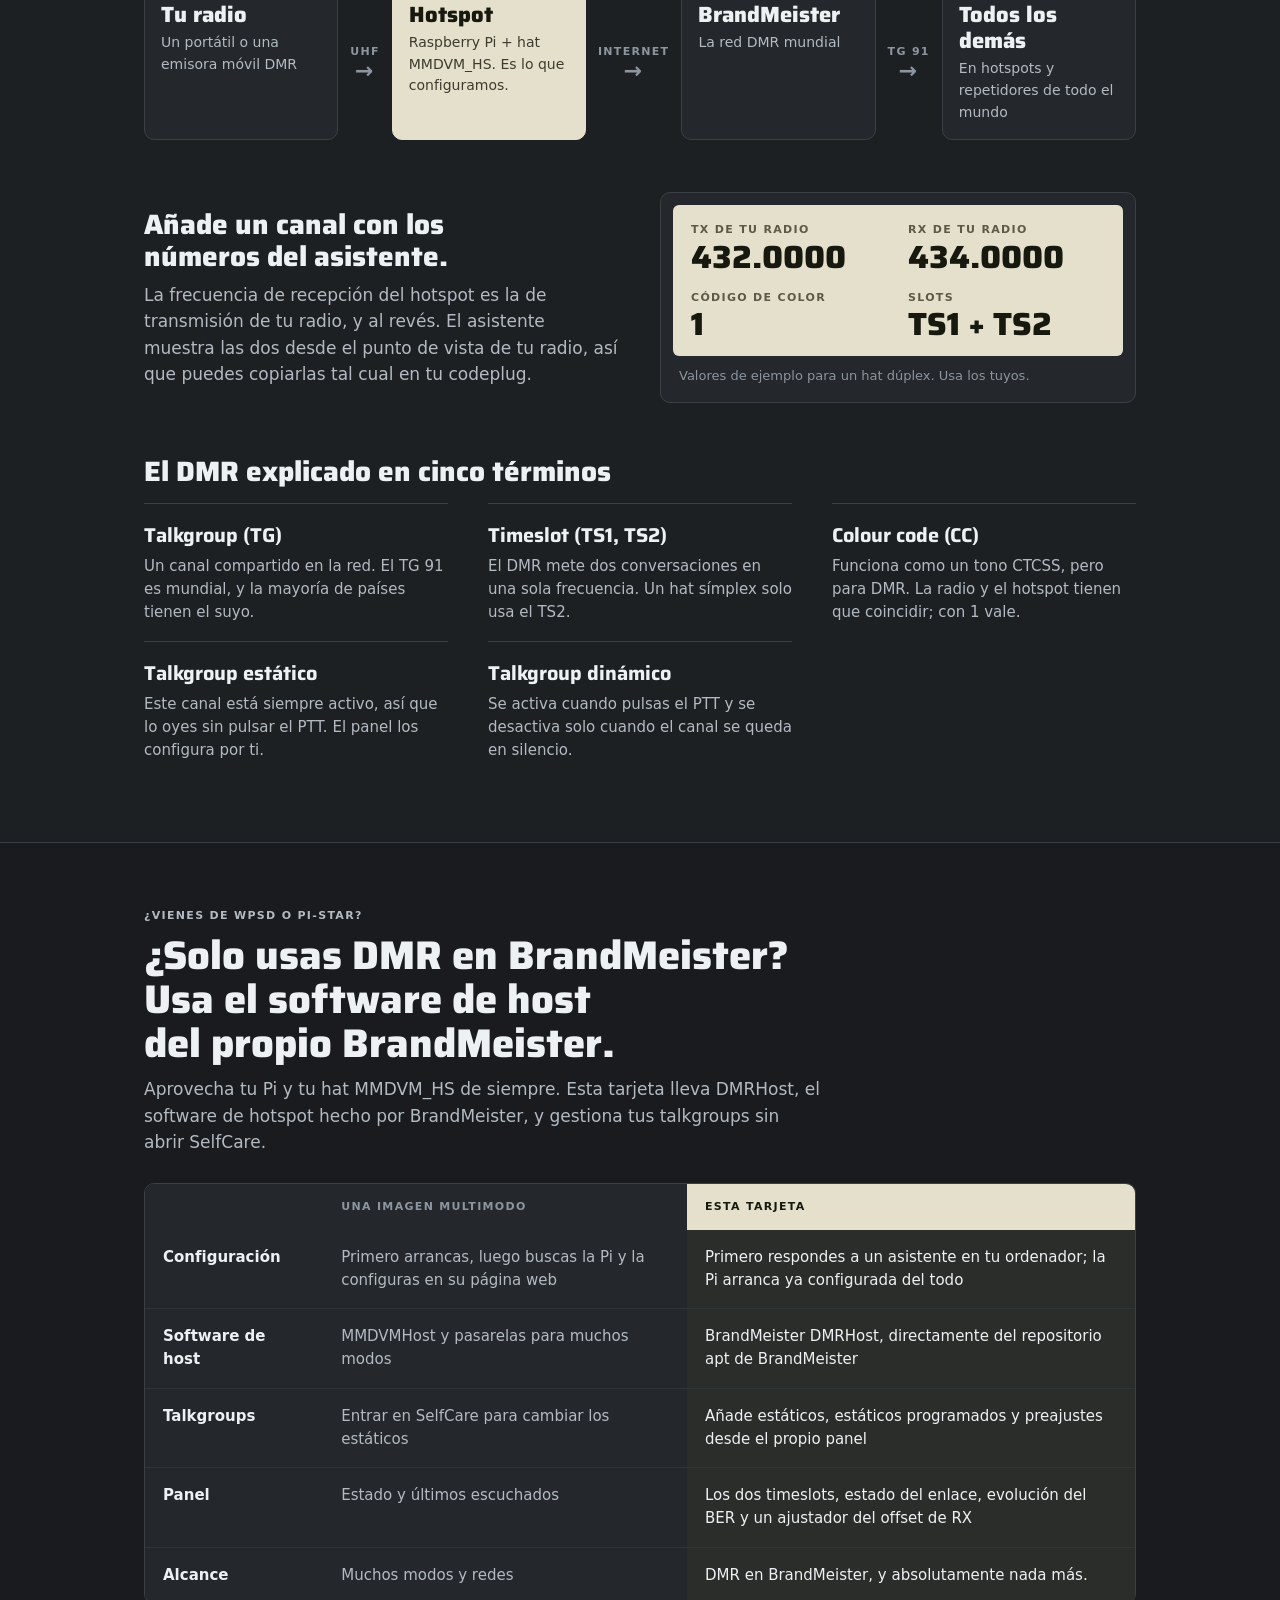
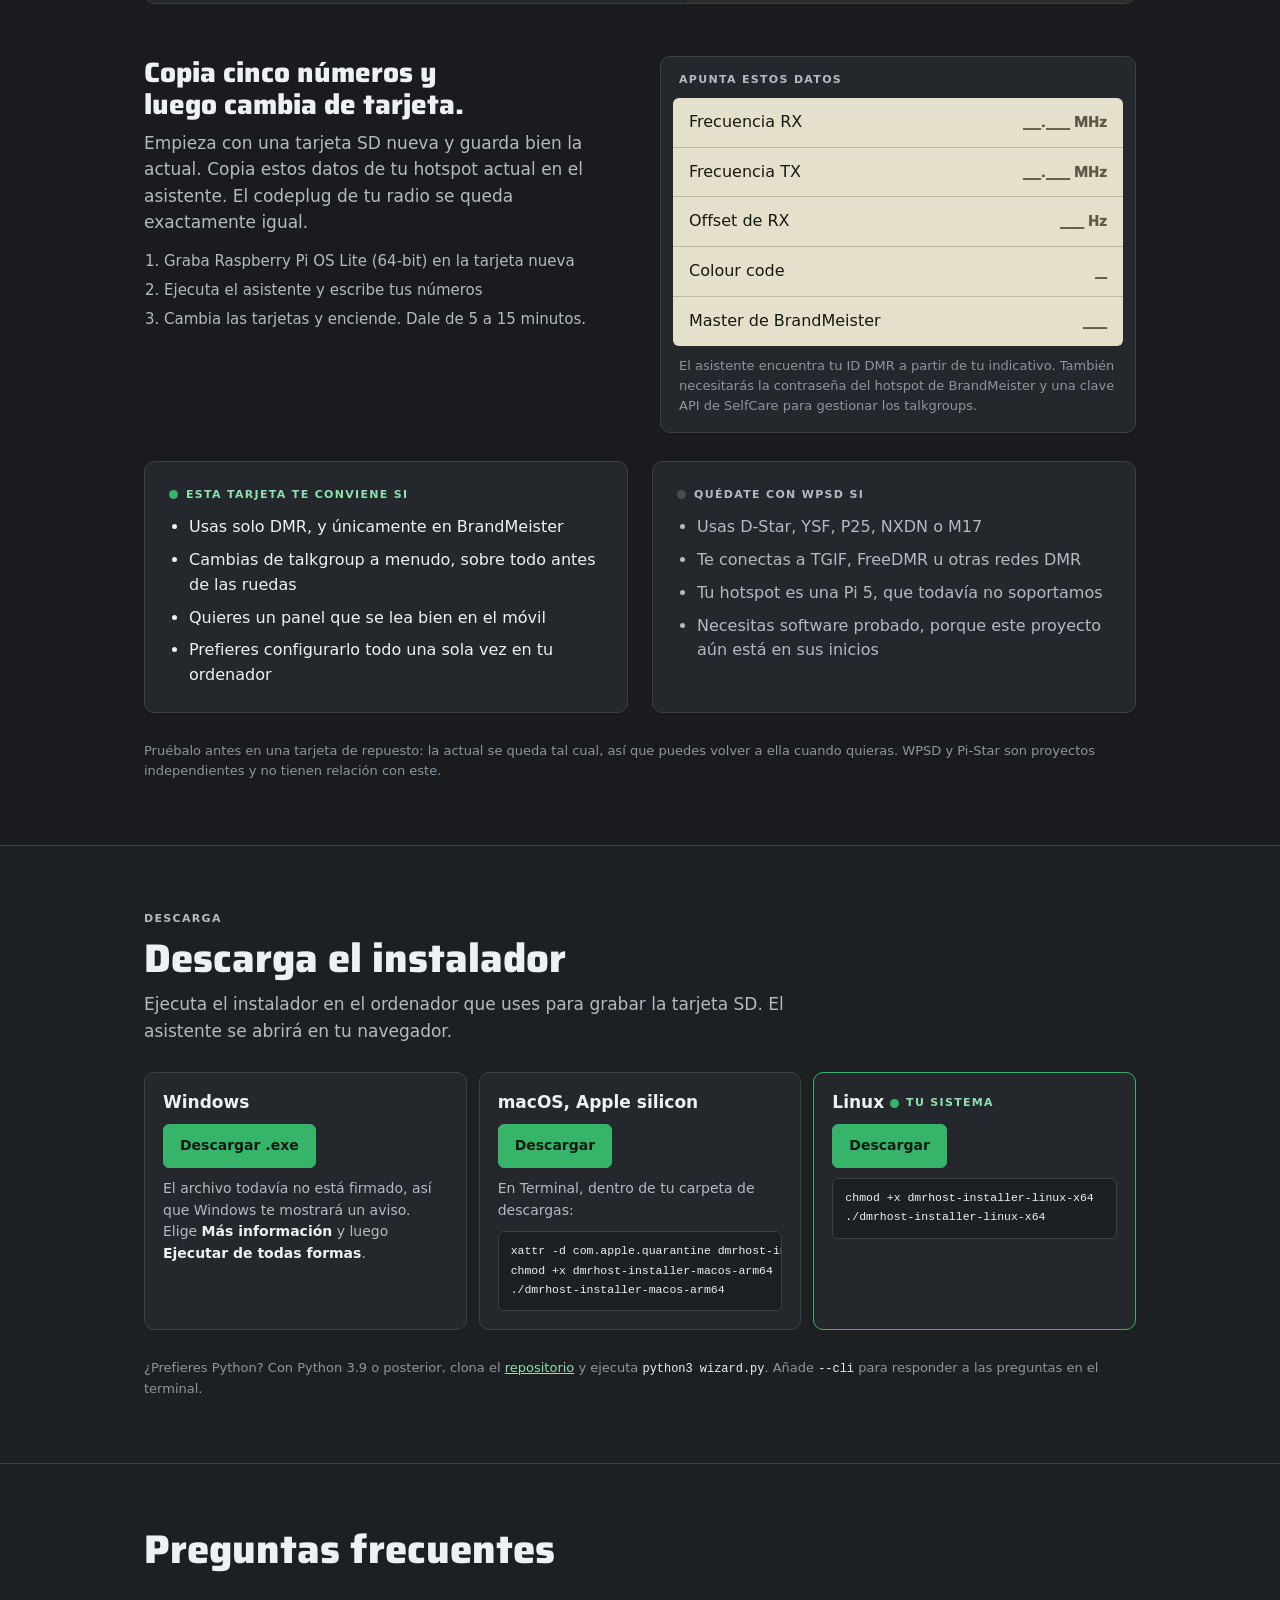
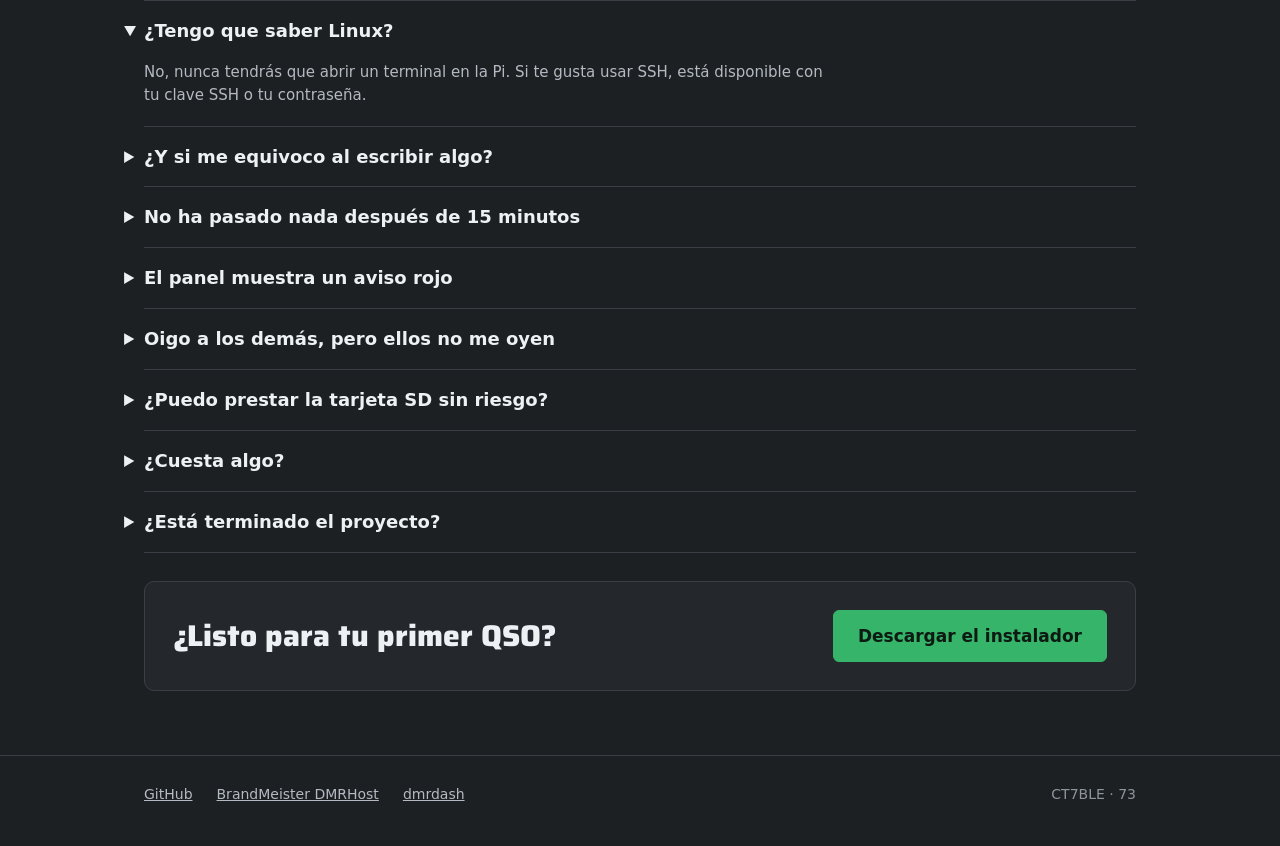
<file: es/index.html>
<!doctype html>
<html lang="es-ES">
<head>
<meta charset="utf-8">
<meta name="viewport" content="width=device-width, initial-scale=1">
<title>Configurar un hotspot DMR para BrandMeister · Instalador DMRHost</title>
<meta name="description" content="Monta un hotspot DMR de BrandMeister en una Raspberry Pi sin Linux, o cámbiate desde WPSD o Pi-Star. Un asistente prepara la SD; la Pi hace el resto.">
<link rel="canonical" href="https://jcalado.com/dmrhost-installer/es/">
<link rel="alternate" hreflang="en" href="https://jcalado.com/dmrhost-installer/">
<link rel="alternate" hreflang="de-DE" href="https://jcalado.com/dmrhost-installer/de/">
<link rel="alternate" hreflang="pt-PT" href="https://jcalado.com/dmrhost-installer/pt/">
<link rel="alternate" hreflang="fr-FR" href="https://jcalado.com/dmrhost-installer/fr/">
<link rel="alternate" hreflang="es-ES" href="https://jcalado.com/dmrhost-installer/es/">
<link rel="alternate" hreflang="it-IT" href="https://jcalado.com/dmrhost-installer/it/">
<link rel="alternate" hreflang="x-default" href="https://jcalado.com/dmrhost-installer/">
<meta name="theme-color" content="#1d2023">
<meta property="og:type" content="website">
<meta property="og:site_name" content="Instalador de hotspot DMRHost">
<meta property="og:title" content="Configurar un hotspot DMR para BrandMeister · Instalador DMRHost">
<meta property="og:description" content="Monta un hotspot DMR de BrandMeister en una Raspberry Pi sin Linux, o cámbiate desde WPSD o Pi-Star. Un asistente prepara la SD; la Pi hace el resto.">
<meta property="og:url" content="https://jcalado.com/dmrhost-installer/es/">
<meta property="og:image" content="https://jcalado.com/dmrhost-installer/og-image.png">
<meta property="og:image:width" content="1200">
<meta property="og:image:height" content="630">
<meta property="og:image:alt" content="Un panel que muestra una radio transmitiendo en el talkgroup 91.">
<meta property="og:locale" content="es_ES">
<meta property="og:locale:alternate" content="en_GB">
<meta name="twitter:card" content="summary_large_image">
<script type="application/ld+json">
{
  "@context": "https://schema.org",
  "@type": "SoftwareApplication",
  "name": "Instalador de hotspot DMRHost",
  "description": "Convierte una Raspberry Pi con un hat MMDVM_HS en un hotspot DMR de BrandMeister, con BrandMeister DMRHost y el panel dmrdash. Lo configuras en tu ordenador; la Pi se instala sola en el primer arranque.",
  "url": "https://jcalado.com/dmrhost-installer/es/",
  "applicationCategory": "UtilitiesApplication",
  "operatingSystem": "Windows, macOS, Linux",
  "downloadUrl": "https://github.com/jcalado/dmrhost-installer/releases/latest",
  "license": "https://opensource.org/licenses/MIT",
  "isAccessibleForFree": true,
  "offers": { "@type": "Offer", "price": "0", "priceCurrency": "EUR" },
  "screenshot": "https://jcalado.com/dmrhost-installer/assets/dmrdash-desktop.webp",
  "sameAs": "https://github.com/jcalado/dmrhost-installer",
  "author": { "@type": "Person", "name": "CT7BLE", "url": "https://github.com/jcalado" }
}
</script>
<link rel="icon" href="../favicon.svg" type="image/svg+xml">
<link rel="preconnect" href="https://fonts.googleapis.com">
<link rel="preconnect" href="https://fonts.gstatic.com" crossorigin>
<link rel="stylesheet" href="https://fonts.googleapis.com/css2?family=Saira:wght@700;800&display=swap">
<link rel="stylesheet" href="../styles.css">
</head>
<body>
<a class="skip" href="#main">Saltar al contenido</a>

<header class="wrap nav">
  <a class="nav-brand" href="./">Instalador de hotspot DMRHost</a>
  <nav class="nav-links" aria-label="Principal">
    <a class="hide-sm" href="#how">Cómo funciona</a>
    <a class="hide-sm" href="#tour">Panel</a>
    <a class="hide-sm" href="#need">Qué necesitas</a>
    <a class="hide-sm" href="#from-wpsd">Desde WPSD</a>
    <details class="lang">
      <summary aria-label="Idioma: Español"><svg viewBox="0 0 16 16" width="16" height="16" aria-hidden="true"><circle cx="8" cy="8" r="6.5"/><path d="M1.5 8h13M8 1.5c-2 2-2.8 4.2-2.8 6.5s.8 4.5 2.8 6.5M8 1.5c2 2 2.8 4.2 2.8 6.5s-.8 4.5-2.8 6.5"/></svg>ES</summary>
      <ul>
        <li><a href="../" hreflang="en" lang="en">English</a></li>
        <li><a href="../de/" hreflang="de-DE" lang="de-DE">Deutsch</a></li>
        <li><a href="../es/" hreflang="es-ES" lang="es-ES" aria-current="page">Español</a></li>
        <li><a href="../fr/" hreflang="fr-FR" lang="fr-FR">Français</a></li>
        <li><a href="../it/" hreflang="it-IT" lang="it-IT">Italiano</a></li>
        <li><a href="../pt/" hreflang="pt-PT" lang="pt-PT">Português</a></li>
      </ul>
    </details>
    <a class="btn btn-go" href="#download">Descargar</a>
  </nav>
</header>

<main id="main">

  <!-- Hero: for everyone, with a signpost for each audience -->
  <section class="wrap hero">
    <div class="hero-copy">
      <span class="tag">RASPBERRY PI + MMDVM_HS · BRANDMEISTER</span>
      <h1>Un hotspot DMR que configuras y te olvidas.</h1>
      <p class="lede">Rellena un asistente en tu ordenador, enchufa la Pi y se configura sola con DMRHost de BrandMeister y un panel. Sin Linux y sin archivos de configuración.</p>
      <div class="actions">
        <a class="btn btn-go btn-lg" href="#download">Descargar el instalador</a>
        <a class="text-link" href="#need">Comprueba antes qué necesitas</a>
      </div>
      <ul class="ticks">
        <li><span class="led" aria-hidden="true"></span>Gratis y de código abierto</li>
        <li><span class="led" aria-hidden="true"></span>Windows, macOS, Linux</li>
        <li><span class="led" aria-hidden="true"></span>En el aire de 5 a 15 minutos después de encenderlo</li>
      </ul>
    </div>
    <div class="hero-vfo">
      <figure class="module vfo" style="margin:0">
        <div class="vfo-head">
          <span class="slot-tag">B</span>
          <span class="label">Timeslot 2</span>
          <span class="vfo-state"><span class="led led-tx" aria-hidden="true"></span>TX</span>
        </div>
        <div class="vfo-lcd">
          <div class="vfo-top">
            <span class="vfo-call">N0CALL</span>
            <span class="vfo-timer">0:12<span class="src">RF</span></span>
          </div>
          <div class="vfo-tg"><b>91</b><span>Mundial</span></div>
          <figcaption class="vfo-meta">Tu primer cambio, tal como lo muestra el panel</figcaption>
        </div>
      </figure>
    </div>
    <nav class="paths" aria-label="Por dónde empezar">
      <a href="#basics"><b>¿Nuevo en DMR?</b><span>Qué es un hotspot y las cinco palabras que te vas a encontrar</span><i aria-hidden="true">↓</i></a>
      <a href="#from-wpsd"><b>¿Vienes de WPSD o Pi-Star?</b><span>Qué cambia y cuándo es mejor quedarse como estás</span><i aria-hidden="true">↓</i></a>
    </nav>
  </section>

  <!-- How it works -->
  <section class="section" id="how">
    <div class="wrap">
      <div class="head">
        <span class="label">Cómo funciona</span>
        <h2>Tres pasos, lo que dura un café.</h2>
      </div>
      <ol class="steps">
        <li class="module step">
          <span class="step-n" aria-hidden="true">1</span>
          <div class="step-body">
            <h3>Formatea la tarjeta y graba Raspberry Pi OS</h3>
            <p>Mete una tarjeta SD en tu ordenador y abre el programa gratuito <a href="https://www.raspberrypi.com/software/">Raspberry Pi Imager</a>. Elige <em>Raspberry Pi OS Lite (64-bit)</em> y luego pulsa <em>Skip customisation</em>: no pongas ahí nombre, usuario ni wifi, porque de eso se encarga el asistente. Imager formatea la tarjeta mientras la graba.</p>
          </div>
        </li>
        <li class="module step">
          <span class="step-n" aria-hidden="true">2</span>
          <div class="step-body">
            <h3>Ejecuta el asistente en el mismo ordenador</h3>
            <p>Cuando Imager termine, abre el asistente con la tarjeta todavía en el ordenador. Si Imager la ha expulsado, sácala y vuelve a meterla. Introduce tu indicativo, la wifi, el hat y las frecuencias, y el asistente configura DMRHost en la tarjeta. Tú decides si instalar el panel dmrdash.</p>
          </div>
        </li>
        <li class="module step">
          <span class="step-n" aria-hidden="true">3</span>
          <div class="step-body">
            <h3>Enchufa la Pi y ve a prepararte un café</h3>
            <p>El primer arranque tarda de 5 a 15 minutos. No hace falta que lo vigiles, pero esto es lo que hace:</p>
            <ol class="log">
              <li><span class="ok">OK</span><span>Instala BrandMeister DMRHost</span></li>
              <li><span class="ok">OK</span><span>Configura tu hat, las frecuencias y la pantalla OLED</span></li>
              <li><span class="ok">OK</span><span>Instala el panel dmrdash, si lo elegiste</span></li>
              <li><span class="ok">OK</span><span>Borra tus contraseñas de la tarjeta</span></li>
              <li class="air"><span class="ok">EN EL AIRE</span><span>Se enciende la pantalla OLED. Ya estás en BrandMeister.</span></li>
            </ol>
          </div>
        </li>
      </ol>
    </div>
  </section>

  <!-- Dashboard tour -->
  <section class="section deep" id="tour">
    <div class="wrap">
      <div class="head">
        <span class="label">Recorrido por el panel</span>
        <h2>Mira quién habla y cambia de talkgroup desde el móvil.</h2>
        <p>Cuando esté en marcha, abre <code>http://&lt;nombre del hotspot&gt;.local:8080</code> en cualquier móvil u ordenador de tu red.</p>
      </div>
      <div class="tour">
        <img src="../assets/dmrdash-desktop.webp" srcset="../assets/dmrdash-desktop-1280.webp 1280w, ../assets/dmrdash-desktop.webp 2560w" sizes="(max-width: 1040px) 100vw, 992px" width="2560" height="1800" loading="lazy" alt="El panel dmrdash muestra la luz de estado del hotspot, el timeslot 1 transmitiendo, el timeslot 2 recibiendo y la lista de últimos escuchados.">
        <span class="pin" style="left:63.4%; top:3.2%" aria-hidden="true">1</span>
        <span class="pin" style="left:26.5%; top:19.5%" aria-hidden="true">2</span>
        <span class="pin" style="left:19.5%; top:26.6%" aria-hidden="true">3</span>
        <span class="pin" style="left:86.5%; top:11.4%" aria-hidden="true">4</span>
        <span class="pin" style="left:44.8%; top:36.8%" aria-hidden="true">5</span>
        <span class="pin" style="left:16%; top:44.4%" aria-hidden="true">6</span>
      </div>
      <ol class="tour-key">
        <li><span class="pin-key" aria-hidden="true">1</span><span><strong>Luz de estado.</strong> <span class="muted">Una sola luz para el software del hotspot, la placa de radio y el enlace con BrandMeister. Verde es buena señal. Tócala para ver los detalles y los controles.</span></span></li>
        <li><span class="pin-key" aria-hidden="true">2</span><span><strong>Quién habla.</strong> <span class="muted">El recuadro se pone rojo cuando transmites, y color crema cuando es otra persona.</span></span></li>
        <li><span class="pin-key" aria-hidden="true">3</span><span><strong>Dónde.</strong> <span class="muted">Ves el talkgroup y su nombre, con el nombre de quien habla debajo.</span></span></li>
        <li><span class="pin-key" aria-hidden="true">4</span><span><strong>Cortar llamada.</strong> <span class="muted">Corta una conversación que no quieras oír en tu hotspot.</span></span></li>
        <li><span class="pin-key" aria-hidden="true">5</span><span><strong>Tus talkgroups.</strong> <span class="muted">Elige los que quieres oír siempre en cada timeslot. La clave API que añadiste en el asistente te permite cambiarlos sin entrar en BrandMeister.</span></span></li>
        <li><span class="pin-key" aria-hidden="true">6</span><span><strong>Últimos escuchados.</strong> <span class="muted">Ve a todos los que han salido al aire hace poco, con enlaces para buscarlos en QRZ.com.</span></span></li>
      </ol>
      <div class="tour-more">
        <img src="../assets/dmrdash-phone.webp" width="780" height="1688" loading="lazy" alt="El panel dmrdash en la pantalla de un móvil.">
        <ul>
          <li><strong>Pensado para el móvil</strong>: se lee bien con el brazo estirado mientras sujetas la radio con la otra mano.</li>
          <li><strong>Preajustes</strong>: guarda conjuntos como «Diario» o «Noche de rueda» y cambia entre ellos con un toque. Solo se cambia lo que es distinto.</li>
          <li><strong>Estáticos programados</strong>: haz que el talkgroup de tu rueda semanal se active solo cuando hay rueda, indicando la hora local.</li>
          <li><strong>Ayuda con la recepción</strong>: si el audio se entrecorta, te sugiere un offset de RX mejor y lo ajusta mientras transmites; luego te pregunta antes de quedárselo.</li>
          <li><strong>Avisos claros</strong>: aparece un aviso rojo cuando algo va mal, y no molesta cuando todo va bien.</li>
        </ul>
      </div>
    </div>
  </section>

  <!-- What you need -->
  <section class="section" id="need">
    <div class="wrap">
      <div class="head">
        <span class="label">Qué necesitas</span>
        <h2>Tu lista de la compra para el hotspot</h2>
        <p>¿Ya tienes un hotspot? Tu Pi y tu hat MMDVM_HS sirven tal cual.</p>
      </div>
      <div class="grid">
        <div class="card">
          <h3>Una Raspberry Pi</h3>
          <p>Te hará falta una Zero 2 W, 3 o 4. La Zero 2 W es pequeña, barata y basta para la mayoría de hotspots. La Pi 5 todavía no está soportada.</p>
        </div>
        <div class="card">
          <h3>Un hat MMDVM_HS</h3>
          <p>Esta pequeña placa de radio se pincha en los pines de la Pi. Puedes elegir símplex (una frecuencia) o dúplex (dos). Una pantalla OLED es un extra útil.</p>
        </div>
        <div class="card">
          <h3>Una tarjeta SD de 8 GB o más</h3>
          <p>También necesitas una forma de conectarla a tu ordenador.</p>
        </div>
        <div class="card">
          <h3>Una cuenta de BrandMeister</h3>
          <p>Primero pon una <strong>contraseña de seguridad del hotspot</strong> en SelfCare. Es distinta de tu contraseña de acceso, y el asistente te enseña dónde encontrarla. También necesitarás una <strong>clave API de SelfCare</strong> para gestionar los talkgroups desde el panel.</p>
        </div>
        <div class="card">
          <h3>Una radio DMR y un ID DMR</h3>
          <p>Tu ID te lo da radioid.net. Basta con escribir tu indicativo en el asistente y él te busca el ID.</p>
        </div>
        <div class="card">
          <h3>Tu licencia de radioaficionado</h3>
          <p>Un hotspot es un transmisor. Elige frecuencias que permitan tu licencia y el plan de bandas local.</p>
        </div>
      </div>
    </div>
  </section>

  <!-- New to DMR -->
  <section class="section" id="basics">
    <div class="wrap">
      <div class="head">
        <span class="label">¿Nuevo en DMR?</span>
        <h2>Un pequeño repetidor personal en tu mesa.</h2>
        <p>¿No tienes ningún repetidor a tiro? Un hotspot escucha tu radio a unos pocos metros por UHF y lleva tu voz a BrandMeister por internet. Otros radioaficionados de todo el mundo te oyen en el mismo talkgroup.</p>
      </div>
      <ol class="flow">
        <li><b>Tu radio</b><span>Un portátil o una emisora móvil DMR</span></li>
        <li class="hop" aria-hidden="true">UHF</li>
        <li class="lcd"><b>Hotspot</b><span>Raspberry Pi + hat MMDVM_HS. Es lo que configuramos.</span></li>
        <li class="hop" aria-hidden="true">INTERNET</li>
        <li><b>BrandMeister</b><span>La red DMR mundial</span></li>
        <li class="hop" aria-hidden="true">TG 91</li>
        <li><b>Todos los demás</b><span>En hotspots y repetidores de todo el mundo</span></li>
      </ol>

      <div class="split sub">
        <div class="head">
          <h3 class="display sub-h">Añade un canal con los números del asistente.</h3>
          <p>La frecuencia de recepción del hotspot es la de transmisión de tu radio, y al revés. El asistente muestra las dos desde el punto de vista de tu radio, así que puedes copiarlas tal cual en tu codeplug.</p>
        </div>
        <figure class="module channel" style="margin:0">
          <dl class="lcd">
            <div><dt>TX DE TU RADIO</dt><dd>432.0000</dd></div>
            <div><dt>RX DE TU RADIO</dt><dd>434.0000</dd></div>
            <div><dt>CÓDIGO DE COLOR</dt><dd>1</dd></div>
            <div><dt>SLOTS</dt><dd>TS1 + TS2</dd></div>
          </dl>
          <figcaption class="fine">Valores de ejemplo para un hat dúplex. Usa los tuyos.</figcaption>
        </figure>
      </div>

      <div class="sub">
        <h3 class="display sub-h">El DMR explicado en cinco términos</h3>
        <dl class="glossary">
          <div><dt>Talkgroup (TG)</dt><dd>Un canal compartido en la red. El TG 91 es mundial, y la mayoría de países tienen el suyo.</dd></div>
          <div><dt>Timeslot (TS1, TS2)</dt><dd>El DMR mete dos conversaciones en una sola frecuencia. Un hat símplex solo usa el TS2.</dd></div>
          <div><dt>Colour code (CC)</dt><dd>Funciona como un tono CTCSS, pero para DMR. La radio y el hotspot tienen que coincidir; con 1 vale.</dd></div>
          <div><dt>Talkgroup estático</dt><dd>Este canal está siempre activo, así que lo oyes sin pulsar el PTT. El panel los configura por ti.</dd></div>
          <div><dt>Talkgroup dinámico</dt><dd>Se activa cuando pulsas el PTT y se desactiva solo cuando el canal se queda en silencio.</dd></div>
        </dl>
      </div>
    </div>
  </section>

  <!-- Coming from WPSD -->
  <section class="section deep" id="from-wpsd">
    <div class="wrap">
      <div class="head">
        <span class="label">¿Vienes de WPSD o Pi-Star?</span>
        <h2>¿Solo usas DMR en BrandMeister? Usa el software de host del propio BrandMeister.</h2>
        <p>Aprovecha tu Pi y tu hat MMDVM_HS de siempre. Esta tarjeta lleva DMRHost, el software de hotspot hecho por BrandMeister, y gestiona tus talkgroups sin abrir SelfCare.</p>
      </div>
      <div class="table-box">
        <table class="compare">
          <thead>
            <tr>
              <td style="width: 18%"></td>
              <th scope="col">UNA IMAGEN MULTIMODO</th>
              <th scope="col" class="ours">ESTA TARJETA</th>
            </tr>
          </thead>
          <tbody>
            <tr><th scope="row">Configuración</th><td data-label="Imagen multimodo">Primero arrancas, luego buscas la Pi y la configuras en su página web</td><td class="ours" data-label="Esta tarjeta">Primero respondes a un asistente en tu ordenador; la Pi arranca ya configurada del todo</td></tr>
            <tr><th scope="row">Software de host</th><td data-label="Imagen multimodo">MMDVMHost y pasarelas para muchos modos</td><td class="ours" data-label="Esta tarjeta">BrandMeister DMRHost, directamente del repositorio apt de BrandMeister</td></tr>
            <tr><th scope="row">Talkgroups</th><td data-label="Imagen multimodo">Entrar en SelfCare para cambiar los estáticos</td><td class="ours" data-label="Esta tarjeta">Añade estáticos, estáticos programados y preajustes desde el propio panel</td></tr>
            <tr><th scope="row">Panel</th><td data-label="Imagen multimodo">Estado y últimos escuchados</td><td class="ours" data-label="Esta tarjeta">Los dos timeslots, estado del enlace, evolución del BER y un ajustador del offset de RX</td></tr>
            <tr><th scope="row">Alcance</th><td data-label="Imagen multimodo">Muchos modos y redes</td><td class="ours" data-label="Esta tarjeta">DMR en BrandMeister, y absolutamente nada más.</td></tr>
          </tbody>
        </table>
      </div>

      <div class="split sub" style="align-items: flex-start">
        <div class="head">
          <h3 class="display sub-h">Copia cinco números y luego cambia de tarjeta.</h3>
          <p>Empieza con una tarjeta SD nueva y guarda bien la actual. Copia estos datos de tu hotspot actual en el asistente. El codeplug de tu radio se queda exactamente igual.</p>
          <ol class="muted moves">
            <li>Graba Raspberry Pi OS Lite (64-bit) en la tarjeta nueva</li>
            <li>Ejecuta el asistente y escribe tus números</li>
            <li>Cambia las tarjetas y enciende. Dale de 5 a 15 minutos.</li>
          </ol>
        </div>
        <figure class="module bring" style="margin:0">
          <figcaption class="label" style="padding: 2px 6px 10px">Apunta estos datos</figcaption>
          <ul class="lcd">
            <li><span>Frecuencia RX</span><span>___.____ MHz</span></li>
            <li><span>Frecuencia TX</span><span>___.____ MHz</span></li>
            <li><span>Offset de RX</span><span>____ Hz</span></li>
            <li><span>Colour code</span><span>__</span></li>
            <li><span>Master de BrandMeister</span><span>____</span></li>
          </ul>
          <p class="fine" style="margin: 10px 6px 4px">El asistente encuentra tu ID DMR a partir de tu indicativo. También necesitarás la contraseña del hotspot de BrandMeister y una clave API de SelfCare para gestionar los talkgroups.</p>
        </figure>
      </div>

      <div class="fit">
        <div class="module">
          <span class="label" style="display: inline-flex; align-items: center; gap: 8px; color: var(--rx-text)"><span class="led" aria-hidden="true"></span>Esta tarjeta te conviene si</span>
          <ul>
            <li>Usas solo DMR, y únicamente en BrandMeister</li>
            <li>Cambias de talkgroup a menudo, sobre todo antes de las ruedas</li>
            <li>Quieres un panel que se lea bien en el móvil</li>
            <li>Prefieres configurarlo todo una sola vez en tu ordenador</li>
          </ul>
        </div>
        <div class="module">
          <span class="label" style="display: inline-flex; align-items: center; gap: 8px"><span class="led led-off" aria-hidden="true"></span>Quédate con WPSD si</span>
          <ul class="muted">
            <li>Usas D-Star, YSF, P25, NXDN o M17</li>
            <li>Te conectas a TGIF, FreeDMR u otras redes DMR</li>
            <li>Tu hotspot es una Pi 5, que todavía no soportamos</li>
            <li>Necesitas software probado, porque este proyecto aún está en sus inicios</li>
          </ul>
        </div>
      </div>
      <p class="fine">Pruébalo antes en una tarjeta de repuesto: la actual se queda tal cual, así que puedes volver a ella cuando quieras. WPSD y Pi-Star son proyectos independientes y no tienen relación con este.</p>
    </div>
  </section>

  <!-- Download -->
  <section class="section" id="download">
    <div class="wrap">
      <div class="head">
        <span class="label">Descarga</span>
        <h2>Descarga el instalador</h2>
        <p>Ejecuta el instalador en el ordenador que uses para grabar la tarjeta SD. El asistente se abrirá en tu navegador.</p>
      </div>
      <div class="downloads">
        <div class="module dl" data-os="windows">
          <h3>Windows <span class="yours label"><span class="led" aria-hidden="true"></span>Tu sistema</span></h3>
          <a class="btn btn-go" href="https://github.com/jcalado/dmrhost-installer/releases/latest/download/dmrhost-installer-windows-x64.exe">Descargar .exe</a>
          <p>El archivo todavía no está firmado, así que Windows te mostrará un aviso. Elige <strong>Más información</strong> y luego <strong>Ejecutar de todas formas</strong>.</p>
        </div>
        <div class="module dl" data-os="mac">
          <h3>macOS, Apple silicon <span class="yours label"><span class="led" aria-hidden="true"></span>Tu sistema</span></h3>
          <a class="btn btn-go" href="https://github.com/jcalado/dmrhost-installer/releases/latest/download/dmrhost-installer-macos-arm64">Descargar</a>
          <p>En Terminal, dentro de tu carpeta de descargas:</p>
          <pre><code>xattr -d com.apple.quarantine dmrhost-installer-macos-arm64
chmod +x dmrhost-installer-macos-arm64
./dmrhost-installer-macos-arm64</code></pre>
        </div>
        <div class="module dl" data-os="linux">
          <h3>Linux <span class="yours label"><span class="led" aria-hidden="true"></span>Tu sistema</span></h3>
          <a class="btn btn-go" href="https://github.com/jcalado/dmrhost-installer/releases/latest/download/dmrhost-installer-linux-x64">Descargar</a>
          <pre><code>chmod +x dmrhost-installer-linux-x64
./dmrhost-installer-linux-x64</code></pre>
        </div>
      </div>
      <p class="fine">¿Prefieres Python? Con Python 3.9 o posterior, clona el <a href="https://github.com/jcalado/dmrhost-installer">repositorio</a> y ejecuta <code>python3 wizard.py</code>. Añade <code>--cli</code> para responder a las preguntas en el terminal.</p>
    </div>
  </section>

  <!-- FAQ -->
  <section class="section" id="faq">
    <div class="wrap">
      <h2>Preguntas frecuentes</h2>
      <div class="faq">
        <details open>
          <summary>¿Tengo que saber Linux?</summary>
          <p>No, nunca tendrás que abrir un terminal en la Pi. Si te gusta usar SSH, está disponible con tu clave SSH o tu contraseña.</p>
        </details>
        <details>
          <summary>¿Y si me equivoco al escribir algo?</summary>
          <p>Vuelve a grabar la tarjeta con Imager y ejecuta otra vez el asistente. Los talkgroups y el offset de RX siempre los puedes cambiar más tarde desde el panel.</p>
        </details>
        <details>
          <summary>No ha pasado nada después de 15 minutos</summary>
          <p>Suele ser un problema de wifi. Revisa el nombre de la red y la contraseña, o conecta un cable Ethernet en una Pi 3 o 4. La instalación lo vuelve a intentar cada minuto, incluso entre reinicios, así que seguirá sola en cuanto tenga conexión.</p>
        </details>
        <details>
          <summary>El panel muestra un aviso rojo</summary>
          <p>Significa que el enlace con BrandMeister está caído. Revisa la contraseña de seguridad del hotspot que pusiste en SelfCare, que es distinta de tu contraseña de acceso a BrandMeister.</p>
        </details>
        <details>
          <summary>Oigo a los demás, pero ellos no me oyen</summary>
          <p>Comprueba que la frecuencia TX de tu radio coincide con la frecuencia RX del hotspot, y que los colour codes son iguales. Si el audio se entrecorta, prueba el ajustador del offset de RX del panel.</p>
        </details>
        <details>
          <summary>¿Puedo prestar la tarjeta SD sin riesgo?</summary>
          <p>No la prestes antes del primer arranque. Hasta entonces, la tarjeta guarda en texto plano tus contraseñas del hotspot, de la wifi y de acceso. El primer arranque las pasa a archivos seguros y las borra de la tarjeta.</p>
        </details>
        <details>
          <summary>¿Cuesta algo?</summary>
          <p>No, es gratis y de código abierto, con licencia MIT. DMRHost es el software de BrandMeister, y dmrdash es el panel.</p>
        </details>
        <details>
          <summary>¿Está terminado el proyecto?</summary>
          <p>Está en sus inicios. Los ajustes que escribe coinciden con los de un hotspot que funciona, pero el proceso completo, de la tarjeta al primer arranque, todavía no se ha probado en hardware real. Los informes siempre son bienvenidos en <a href="https://github.com/jcalado/dmrhost-installer/issues">GitHub</a>.</p>
        </details>
      </div>
      <div class="module callout">
        <div><p class="display">¿Listo para tu primer QSO?</p></div>
        <a class="btn btn-go btn-lg" href="#download">Descargar el instalador</a>
      </div>
    </div>
  </section>

</main>

<footer class="footer">
  <div class="wrap">
    <a href="https://github.com/jcalado/dmrhost-installer">GitHub</a>
    <a href="https://github.com/BrandMeister/DMRHost">BrandMeister DMRHost</a>
    <a href="https://github.com/jcalado/dmrdash">dmrdash</a>
    <span class="end">CT7BLE · 73</span>
  </div>
</footer>

<script src="../os.js" defer></script>
<script src="../lang.js" defer></script>
</body>
</html>
</file>
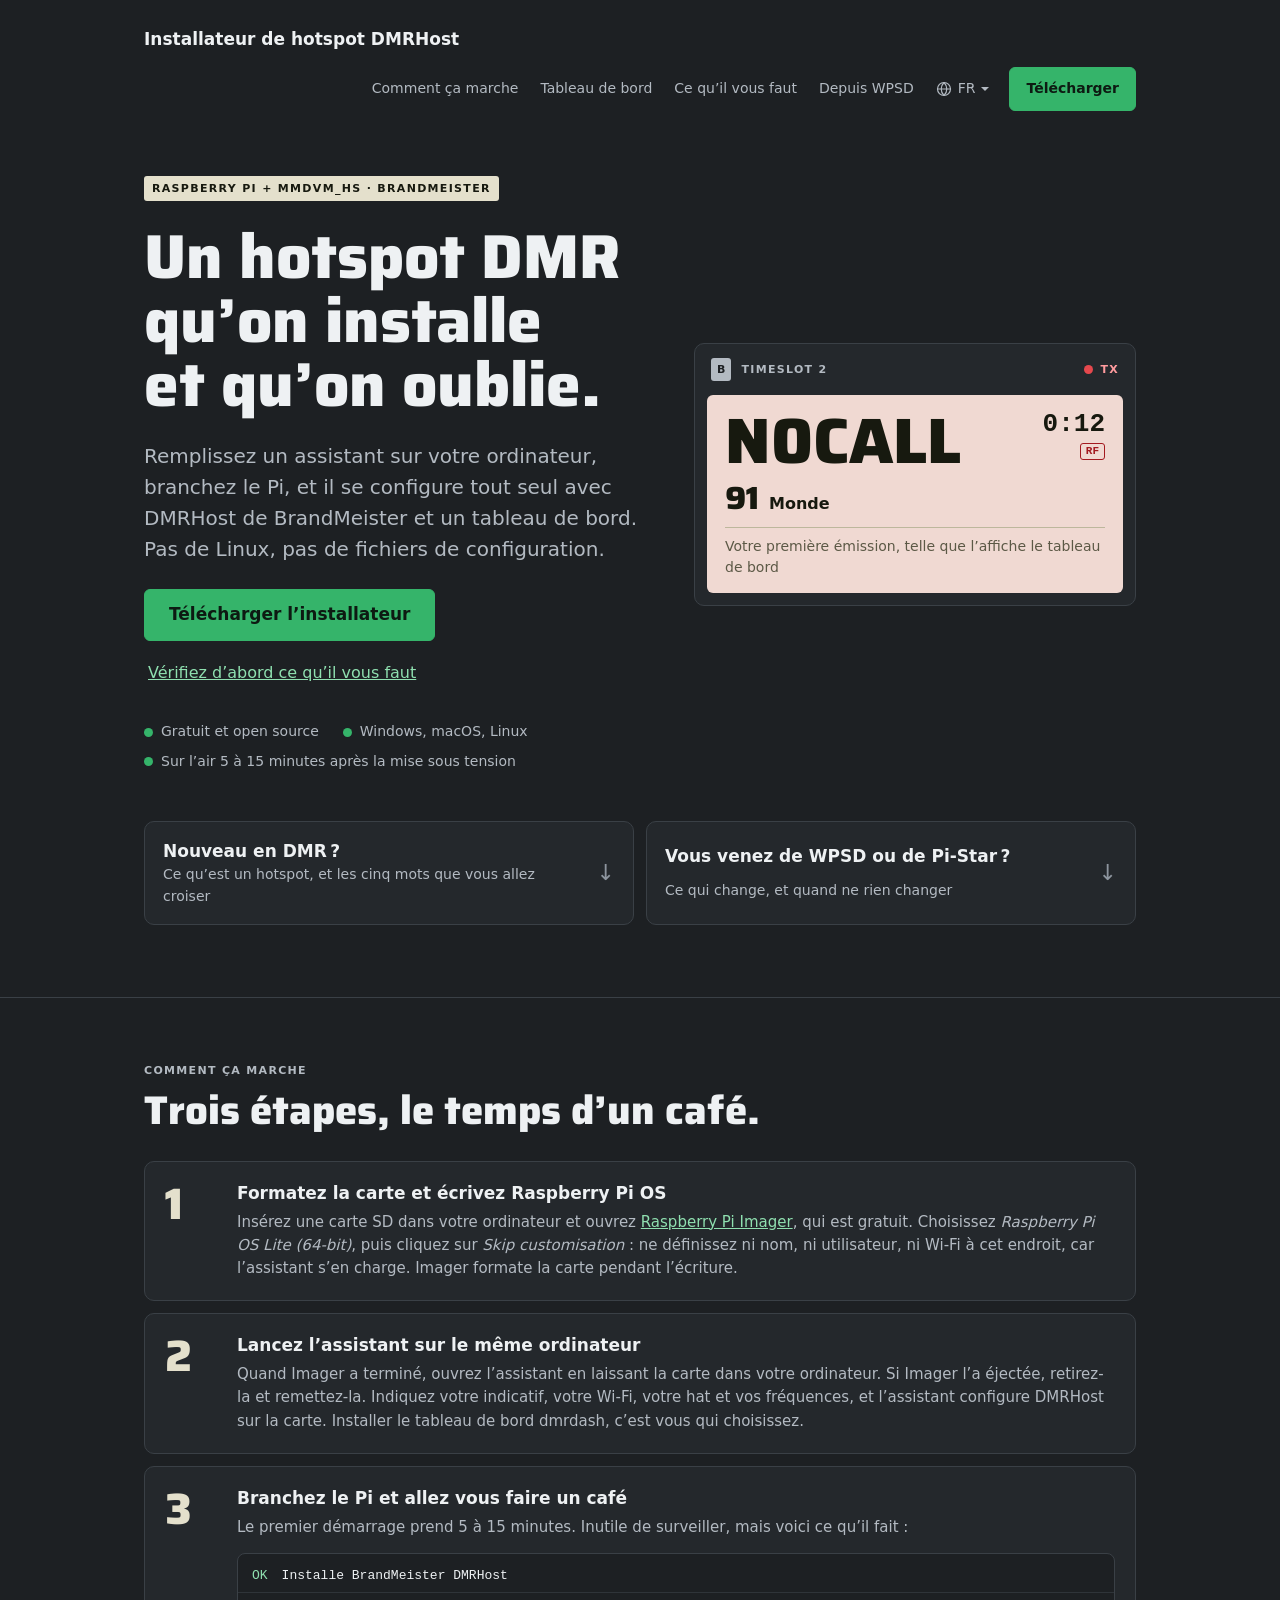
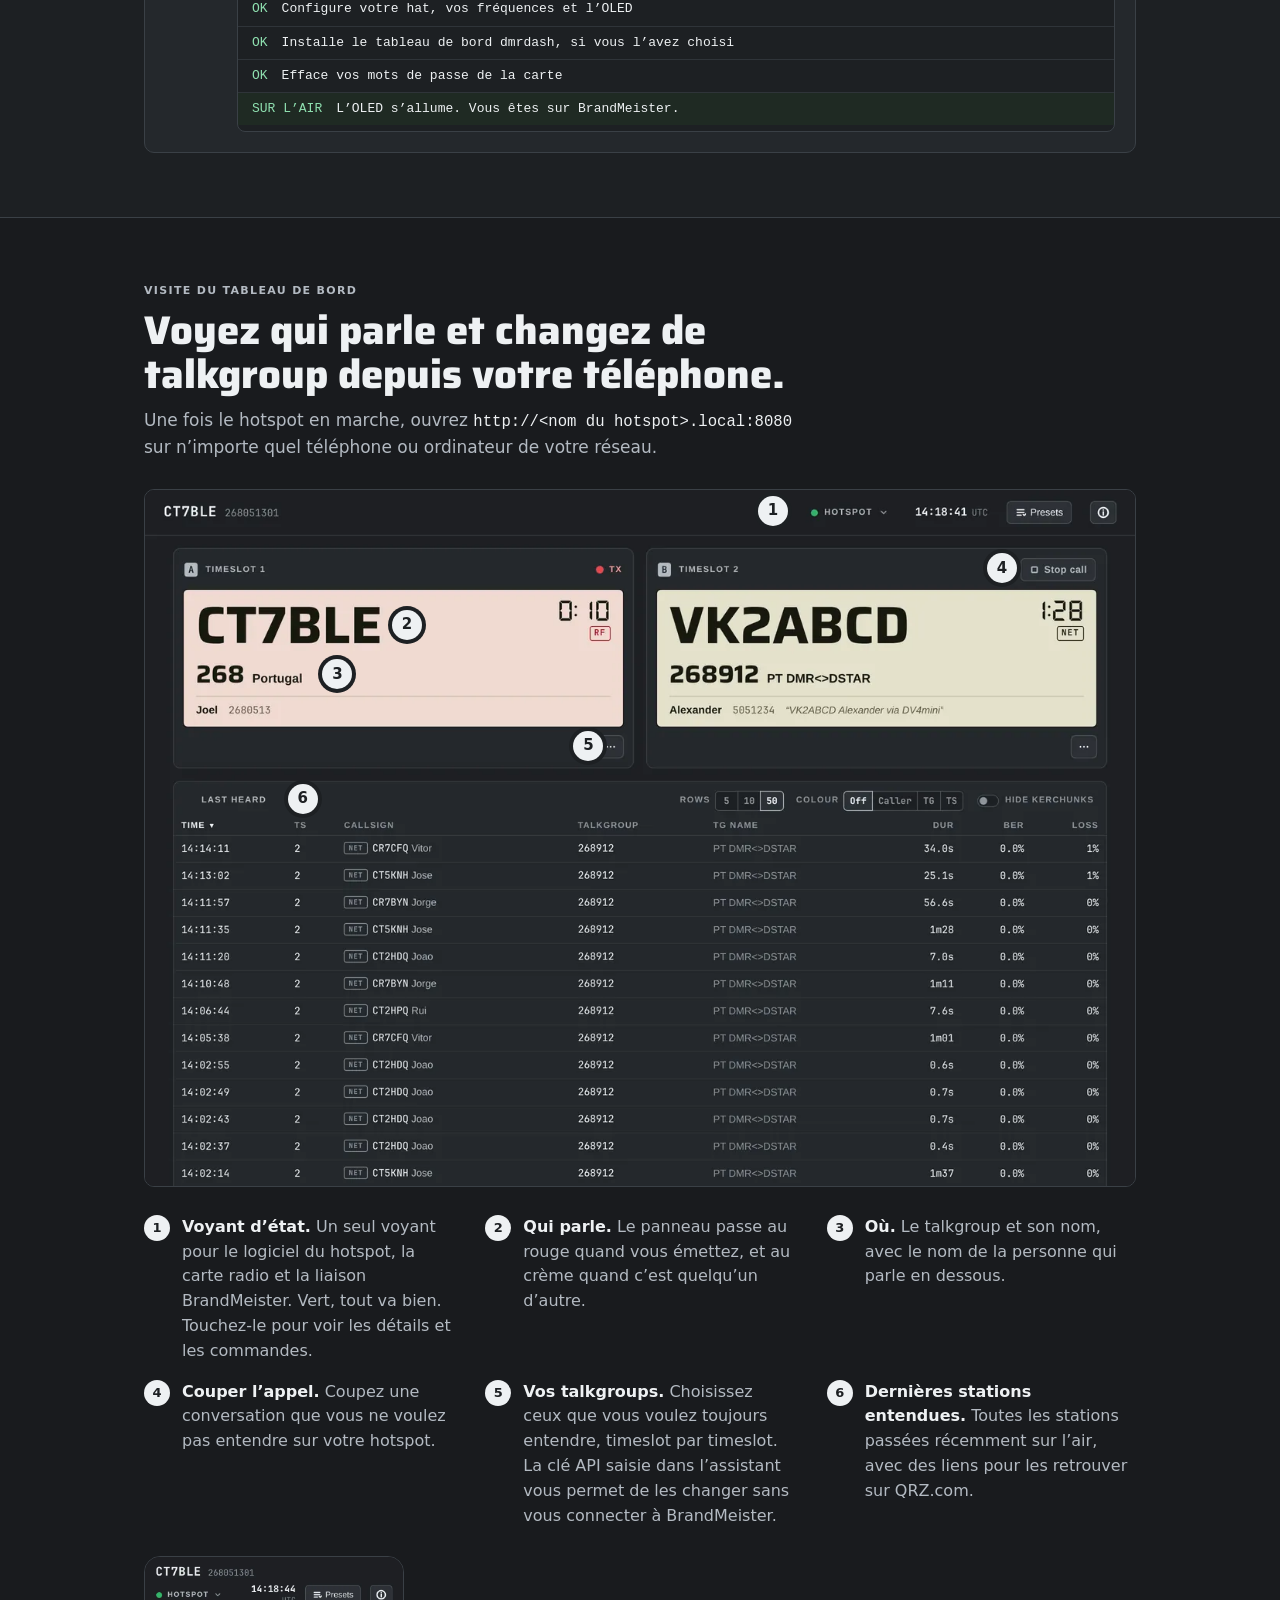
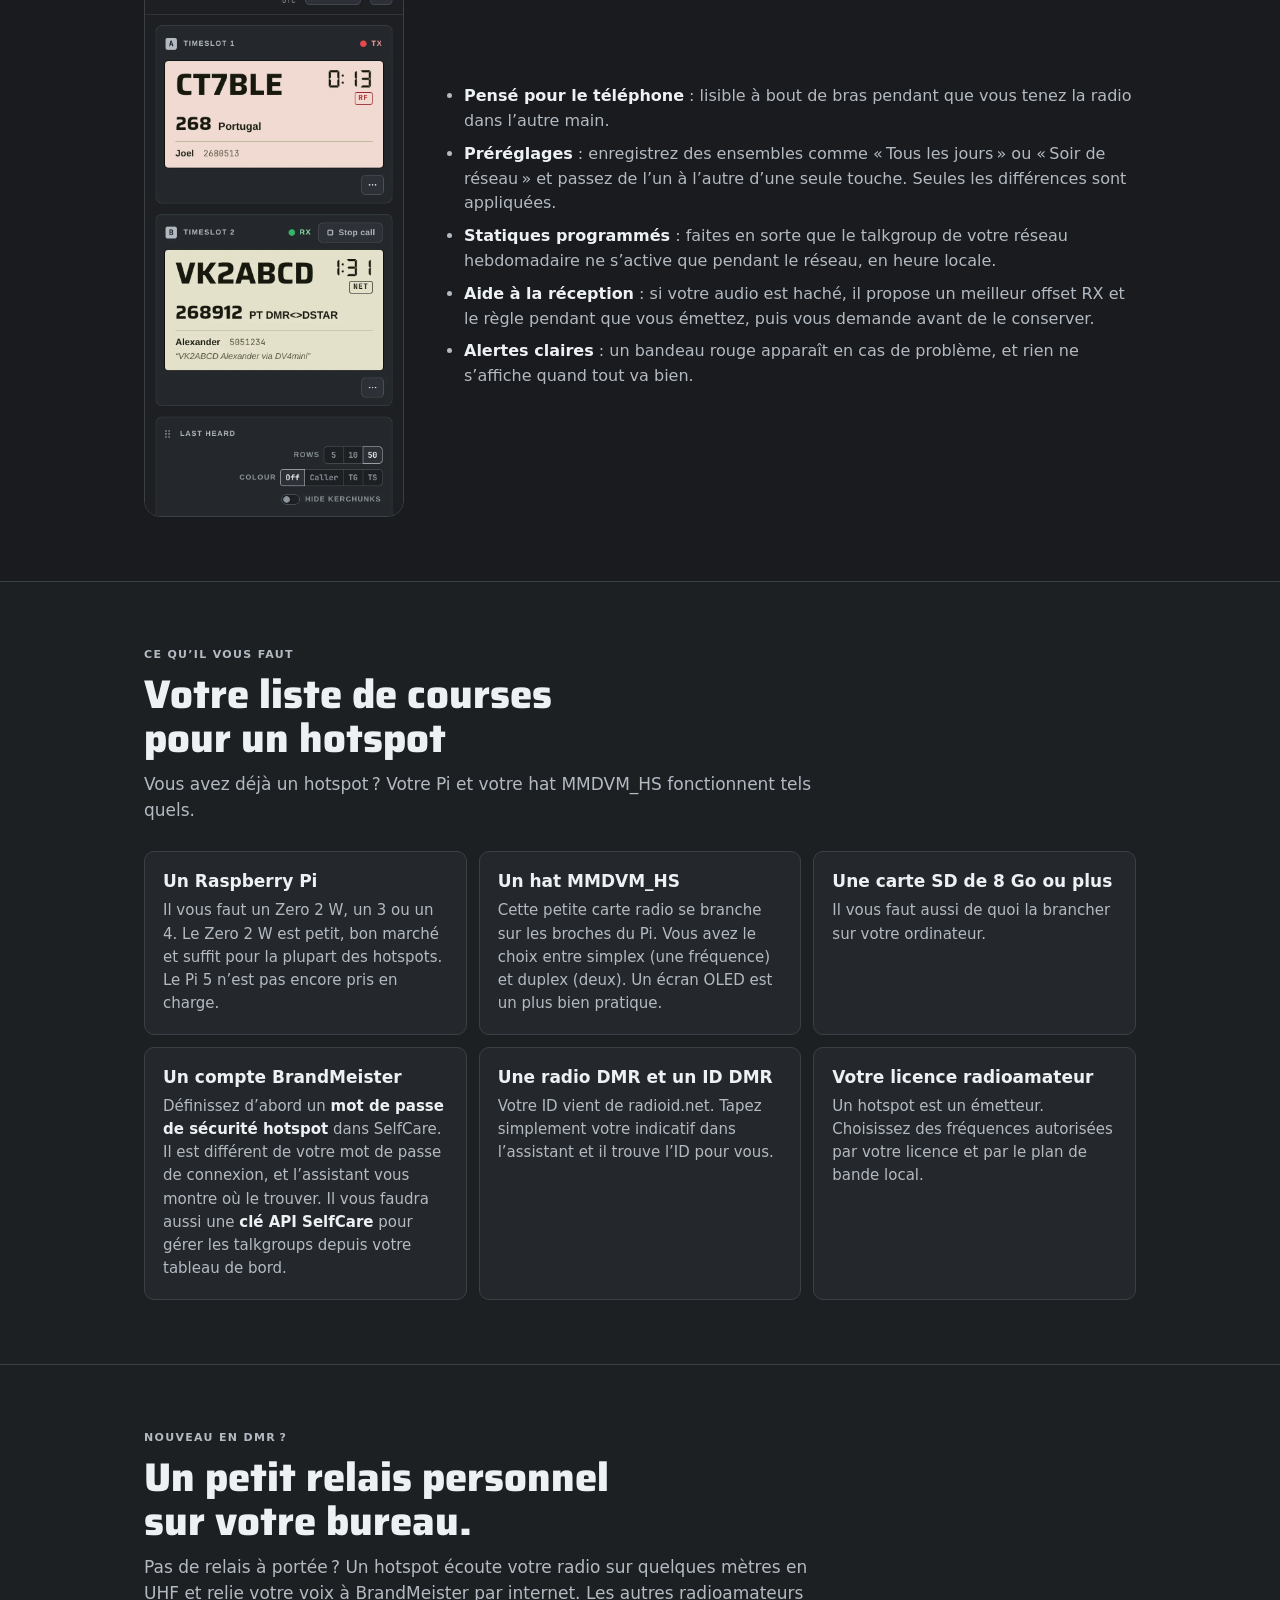
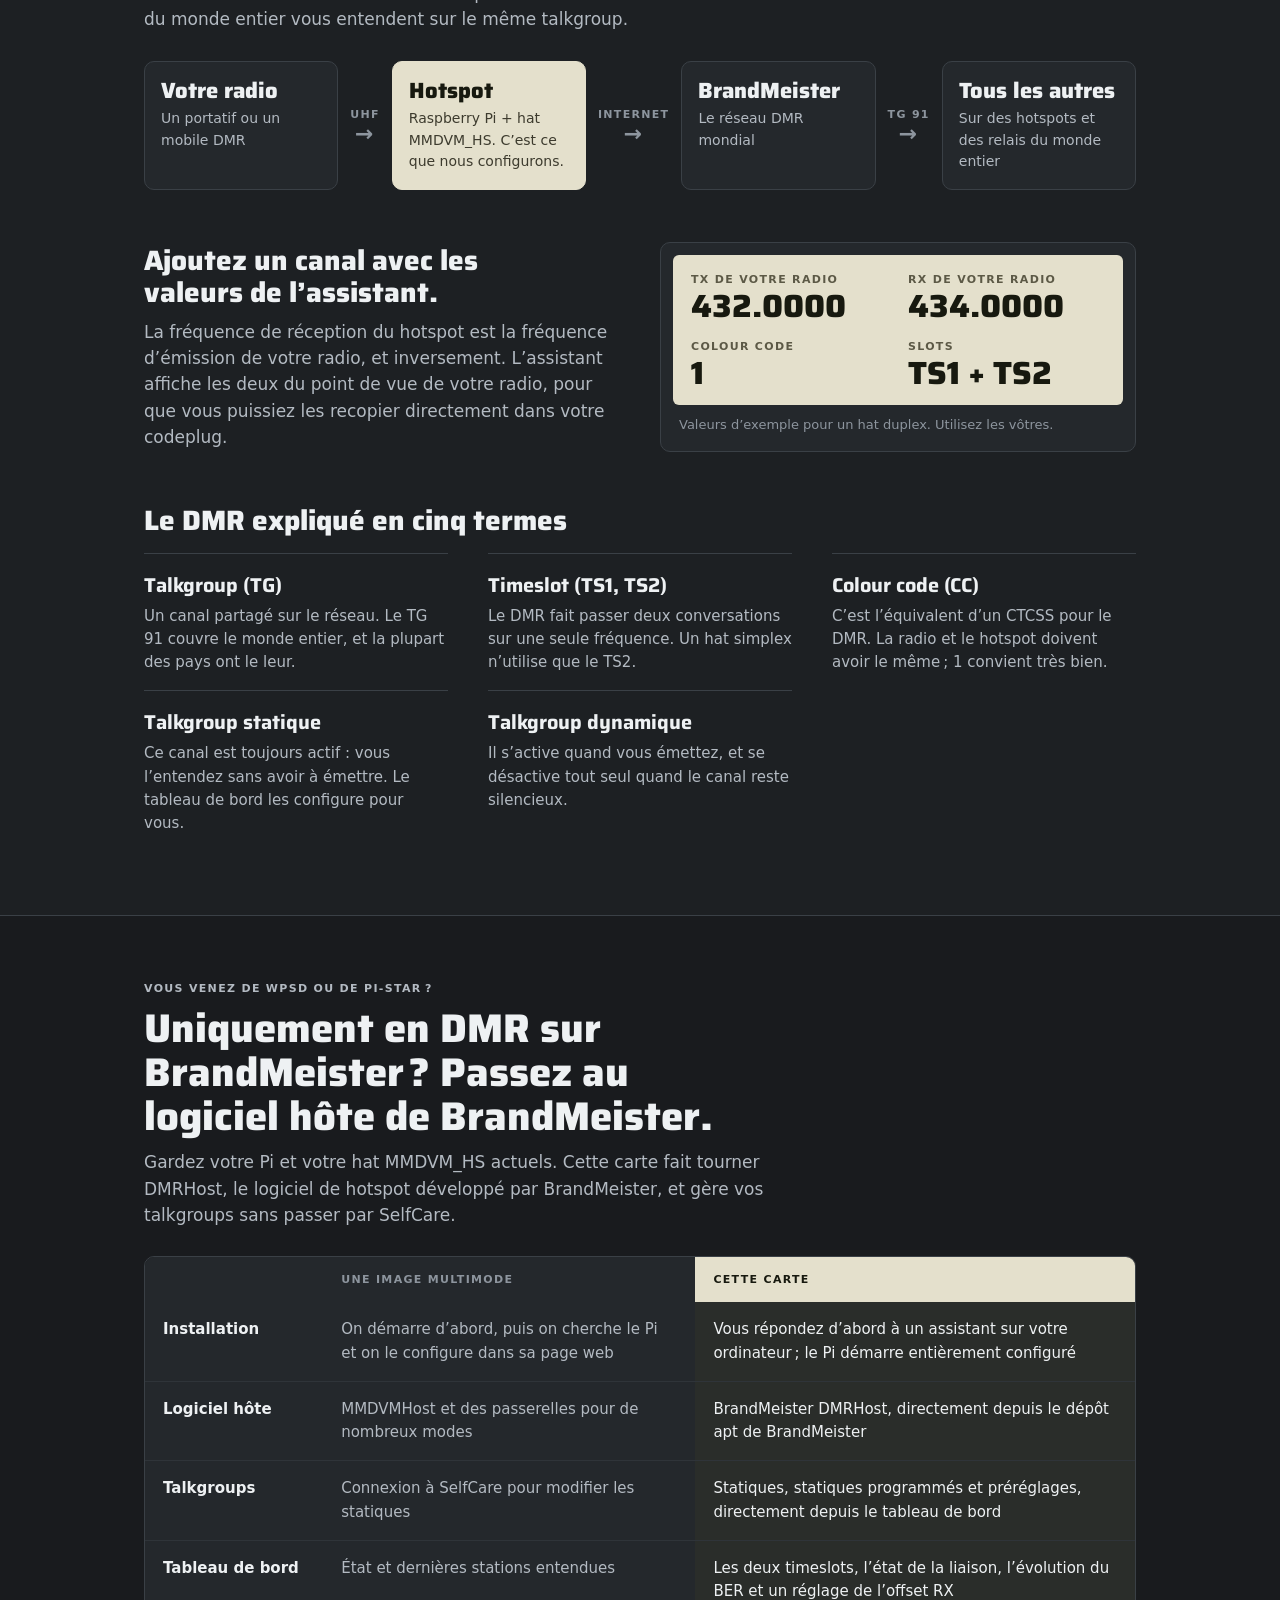
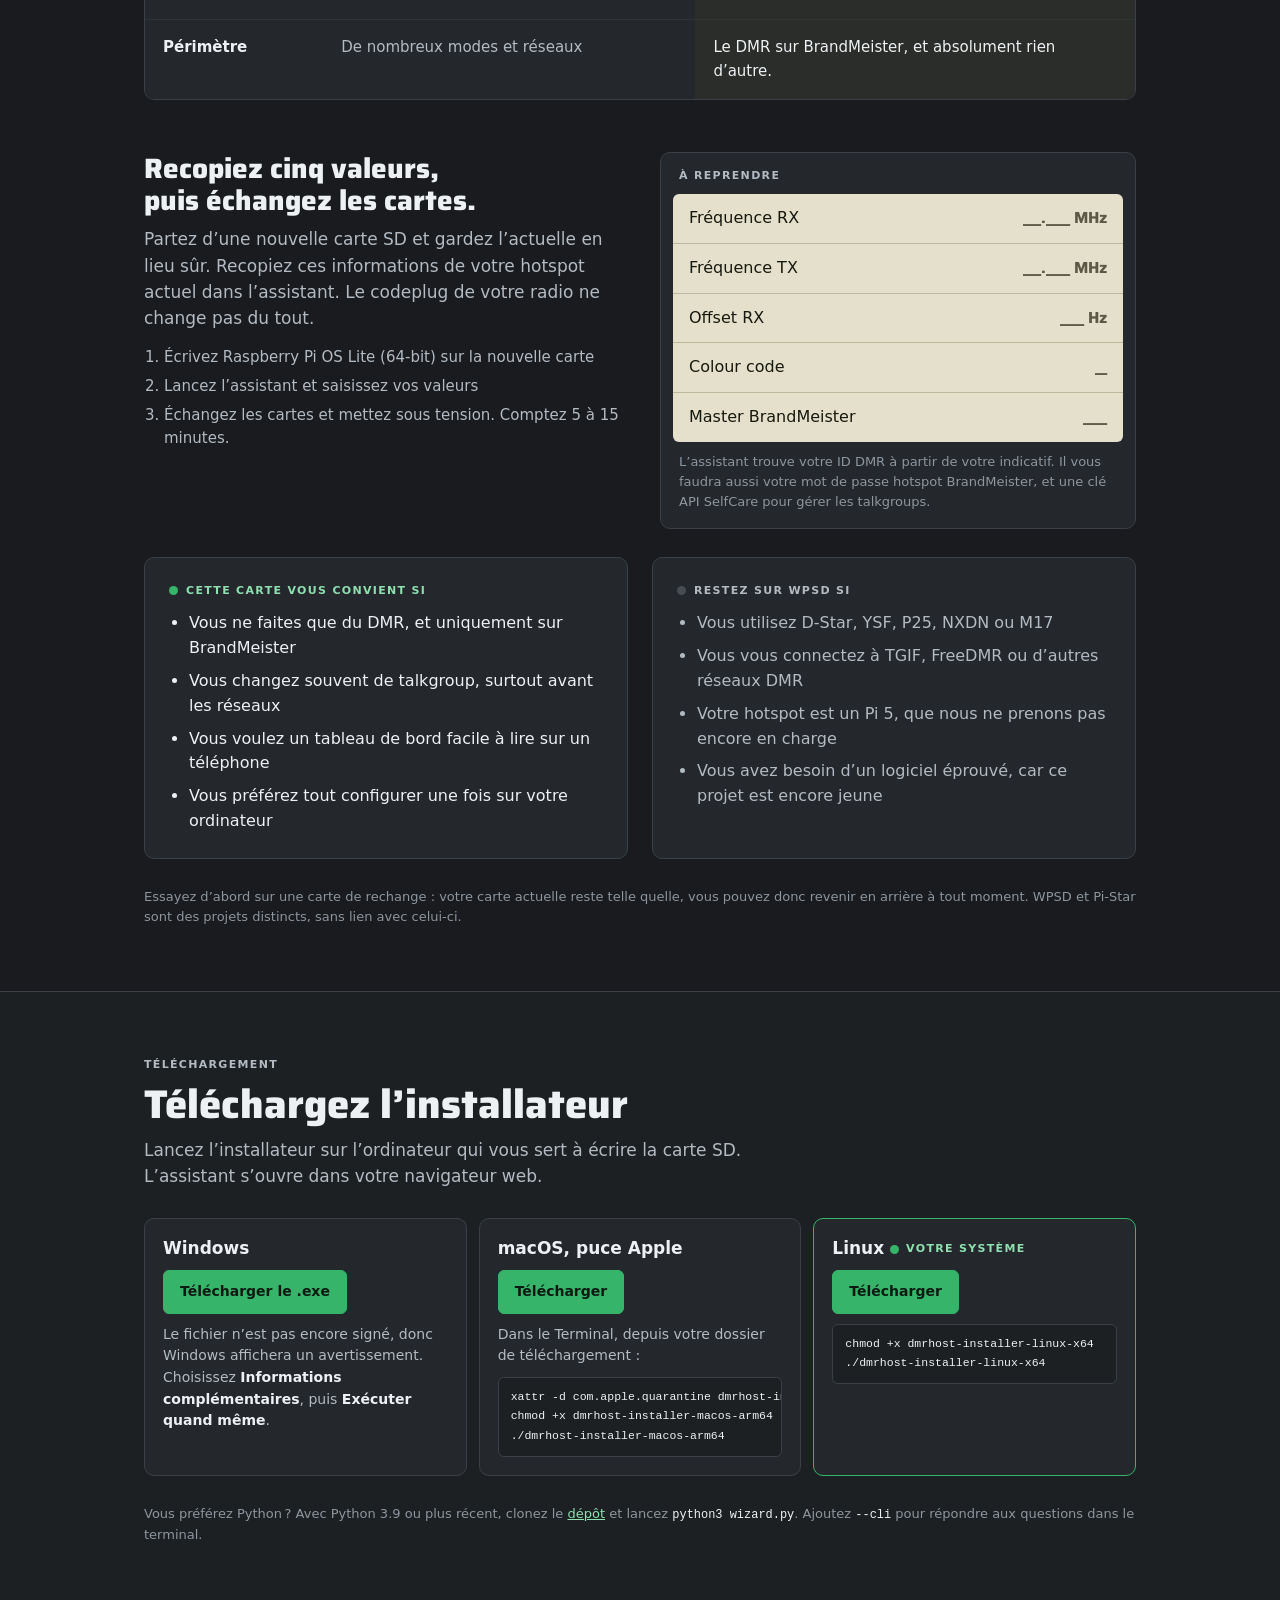
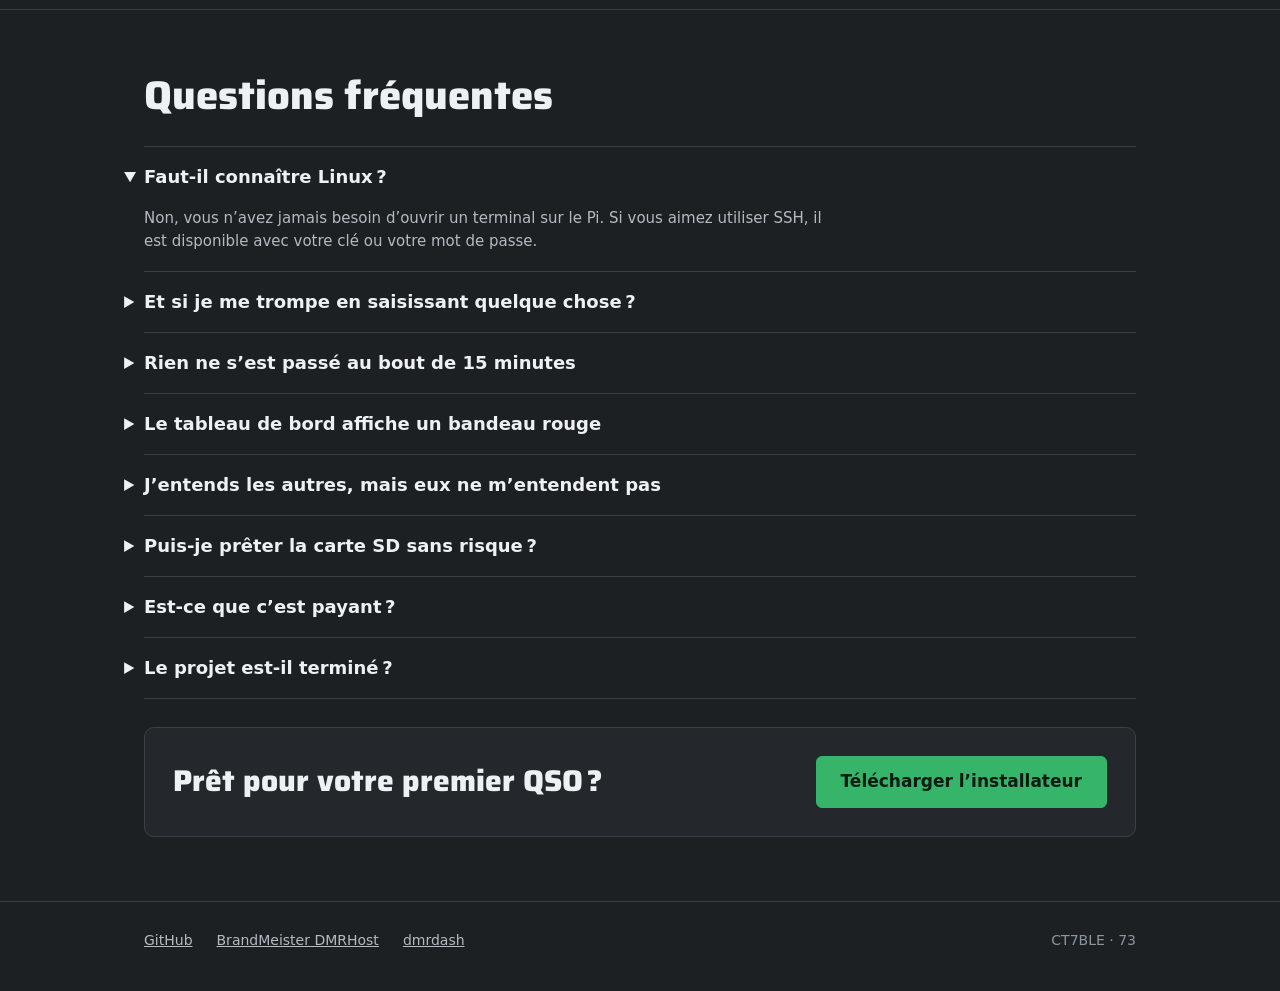
<file: fr/index.html>
<!doctype html>
<html lang="fr-FR">
<head>
<meta charset="utf-8">
<meta name="viewport" content="width=device-width, initial-scale=1">
<title>Hotspot DMR pour BrandMeister · Installateur DMRHost</title>
<meta name="description" content="Installez un hotspot DMR BrandMeister sur Raspberry Pi sans Linux, ou quittez WPSD ou Pi-Star. Un assistant prépare la carte SD, le Pi fait le reste.">
<link rel="canonical" href="https://jcalado.com/dmrhost-installer/fr/">
<link rel="alternate" hreflang="en" href="https://jcalado.com/dmrhost-installer/">
<link rel="alternate" hreflang="de-DE" href="https://jcalado.com/dmrhost-installer/de/">
<link rel="alternate" hreflang="pt-PT" href="https://jcalado.com/dmrhost-installer/pt/">
<link rel="alternate" hreflang="fr-FR" href="https://jcalado.com/dmrhost-installer/fr/">
<link rel="alternate" hreflang="es-ES" href="https://jcalado.com/dmrhost-installer/es/">
<link rel="alternate" hreflang="it-IT" href="https://jcalado.com/dmrhost-installer/it/">
<link rel="alternate" hreflang="x-default" href="https://jcalado.com/dmrhost-installer/">
<meta name="theme-color" content="#1d2023">
<meta property="og:type" content="website">
<meta property="og:site_name" content="Installateur de hotspot DMRHost">
<meta property="og:title" content="Hotspot DMR pour BrandMeister · Installateur DMRHost">
<meta property="og:description" content="Installez un hotspot DMR BrandMeister sur Raspberry Pi sans Linux, ou quittez WPSD ou Pi-Star. Un assistant prépare la carte SD, le Pi fait le reste.">
<meta property="og:url" content="https://jcalado.com/dmrhost-installer/fr/">
<meta property="og:image" content="https://jcalado.com/dmrhost-installer/og-image.png">
<meta property="og:image:width" content="1200">
<meta property="og:image:height" content="630">
<meta property="og:image:alt" content="Un tableau de bord montrant une radio en émission sur le talkgroup 91.">
<meta property="og:locale" content="fr_FR">
<meta property="og:locale:alternate" content="en_GB">
<meta name="twitter:card" content="summary_large_image">
<script type="application/ld+json">
{
  "@context": "https://schema.org",
  "@type": "SoftwareApplication",
  "name": "Installateur de hotspot DMRHost",
  "description": "Transforme un Raspberry Pi équipé d’un hat MMDVM_HS en hotspot DMR BrandMeister, avec BrandMeister DMRHost et le tableau de bord dmrdash. Vous configurez tout sur votre ordinateur ; le Pi s’installe tout seul au premier démarrage.",
  "url": "https://jcalado.com/dmrhost-installer/fr/",
  "applicationCategory": "UtilitiesApplication",
  "operatingSystem": "Windows, macOS, Linux",
  "downloadUrl": "https://github.com/jcalado/dmrhost-installer/releases/latest",
  "license": "https://opensource.org/licenses/MIT",
  "isAccessibleForFree": true,
  "offers": { "@type": "Offer", "price": "0", "priceCurrency": "EUR" },
  "screenshot": "https://jcalado.com/dmrhost-installer/assets/dmrdash-desktop.webp",
  "sameAs": "https://github.com/jcalado/dmrhost-installer",
  "author": { "@type": "Person", "name": "CT7BLE", "url": "https://github.com/jcalado" }
}
</script>
<link rel="icon" href="../favicon.svg" type="image/svg+xml">
<link rel="preconnect" href="https://fonts.googleapis.com">
<link rel="preconnect" href="https://fonts.gstatic.com" crossorigin>
<link rel="stylesheet" href="https://fonts.googleapis.com/css2?family=Saira:wght@700;800&display=swap">
<link rel="stylesheet" href="../styles.css">
</head>
<body>
<a class="skip" href="#main">Aller au contenu</a>

<header class="wrap nav">
  <a class="nav-brand" href="./">Installateur de hotspot DMRHost</a>
  <nav class="nav-links" aria-label="Principal">
    <a class="hide-sm" href="#how">Comment ça marche</a>
    <a class="hide-sm" href="#tour">Tableau de bord</a>
    <a class="hide-sm" href="#need">Ce qu’il vous faut</a>
    <a class="hide-sm" href="#from-wpsd">Depuis WPSD</a>
    <details class="lang">
      <summary aria-label="Langue : Français"><svg viewBox="0 0 16 16" width="16" height="16" aria-hidden="true"><circle cx="8" cy="8" r="6.5"/><path d="M1.5 8h13M8 1.5c-2 2-2.8 4.2-2.8 6.5s.8 4.5 2.8 6.5M8 1.5c2 2 2.8 4.2 2.8 6.5s-.8 4.5-2.8 6.5"/></svg>FR</summary>
      <ul>
        <li><a href="../" hreflang="en" lang="en">English</a></li>
        <li><a href="../de/" hreflang="de-DE" lang="de-DE">Deutsch</a></li>
        <li><a href="../es/" hreflang="es-ES" lang="es-ES">Español</a></li>
        <li><a href="../fr/" hreflang="fr-FR" lang="fr-FR" aria-current="page">Français</a></li>
        <li><a href="../it/" hreflang="it-IT" lang="it-IT">Italiano</a></li>
        <li><a href="../pt/" hreflang="pt-PT" lang="pt-PT">Português</a></li>
      </ul>
    </details>
    <a class="btn btn-go" href="#download">Télécharger</a>
  </nav>
</header>

<main id="main">

  <!-- Hero: for everyone, with a signpost for each audience -->
  <section class="wrap hero">
    <div class="hero-copy">
      <span class="tag">RASPBERRY PI + MMDVM_HS · BRANDMEISTER</span>
      <h1>Un hotspot DMR qu’on installe et qu’on oublie.</h1>
      <p class="lede">Remplissez un assistant sur votre ordinateur, branchez le Pi, et il se configure tout seul avec DMRHost de BrandMeister et un tableau de bord. Pas de Linux, pas de fichiers de configuration.</p>
      <div class="actions">
        <a class="btn btn-go btn-lg" href="#download">Télécharger l’installateur</a>
        <a class="text-link" href="#need">Vérifiez d’abord ce qu’il vous faut</a>
      </div>
      <ul class="ticks">
        <li><span class="led" aria-hidden="true"></span>Gratuit et open source</li>
        <li><span class="led" aria-hidden="true"></span>Windows, macOS, Linux</li>
        <li><span class="led" aria-hidden="true"></span>Sur l’air 5 à 15 minutes après la mise sous tension</li>
      </ul>
    </div>
    <div class="hero-vfo">
      <figure class="module vfo" style="margin:0">
        <div class="vfo-head">
          <span class="slot-tag">B</span>
          <span class="label">Timeslot 2</span>
          <span class="vfo-state"><span class="led led-tx" aria-hidden="true"></span>TX</span>
        </div>
        <div class="vfo-lcd">
          <div class="vfo-top">
            <span class="vfo-call">N0CALL</span>
            <span class="vfo-timer">0:12<span class="src">RF</span></span>
          </div>
          <div class="vfo-tg"><b>91</b><span>Monde</span></div>
          <figcaption class="vfo-meta">Votre première émission, telle que l’affiche le tableau de bord</figcaption>
        </div>
      </figure>
    </div>
    <nav class="paths" aria-label="Par où commencer">
      <a href="#basics"><b>Nouveau en DMR ?</b><span>Ce qu’est un hotspot, et les cinq mots que vous allez croiser</span><i aria-hidden="true">↓</i></a>
      <a href="#from-wpsd"><b>Vous venez de WPSD ou de Pi-Star ?</b><span>Ce qui change, et quand ne rien changer</span><i aria-hidden="true">↓</i></a>
    </nav>
  </section>

  <!-- How it works -->
  <section class="section" id="how">
    <div class="wrap">
      <div class="head">
        <span class="label">Comment ça marche</span>
        <h2>Trois étapes, le temps d’un café.</h2>
      </div>
      <ol class="steps">
        <li class="module step">
          <span class="step-n" aria-hidden="true">1</span>
          <div class="step-body">
            <h3>Formatez la carte et écrivez Raspberry Pi OS</h3>
            <p>Insérez une carte SD dans votre ordinateur et ouvrez <a href="https://www.raspberrypi.com/software/">Raspberry Pi Imager</a>, qui est gratuit. Choisissez <em>Raspberry Pi OS Lite (64-bit)</em>, puis cliquez sur <em>Skip customisation</em> : ne définissez ni nom, ni utilisateur, ni Wi-Fi à cet endroit, car l’assistant s’en charge. Imager formate la carte pendant l’écriture.</p>
          </div>
        </li>
        <li class="module step">
          <span class="step-n" aria-hidden="true">2</span>
          <div class="step-body">
            <h3>Lancez l’assistant sur le même ordinateur</h3>
            <p>Quand Imager a terminé, ouvrez l’assistant en laissant la carte dans votre ordinateur. Si Imager l’a éjectée, retirez-la et remettez-la. Indiquez votre indicatif, votre Wi-Fi, votre hat et vos fréquences, et l’assistant configure DMRHost sur la carte. Installer le tableau de bord dmrdash, c’est vous qui choisissez.</p>
          </div>
        </li>
        <li class="module step">
          <span class="step-n" aria-hidden="true">3</span>
          <div class="step-body">
            <h3>Branchez le Pi et allez vous faire un café</h3>
            <p>Le premier démarrage prend 5 à 15 minutes. Inutile de surveiller, mais voici ce qu’il fait :</p>
            <ol class="log">
              <li><span class="ok">OK</span><span>Installe BrandMeister DMRHost</span></li>
              <li><span class="ok">OK</span><span>Configure votre hat, vos fréquences et l’OLED</span></li>
              <li><span class="ok">OK</span><span>Installe le tableau de bord dmrdash, si vous l’avez choisi</span></li>
              <li><span class="ok">OK</span><span>Efface vos mots de passe de la carte</span></li>
              <li class="air"><span class="ok">SUR L’AIR</span><span>L’OLED s’allume. Vous êtes sur BrandMeister.</span></li>
            </ol>
          </div>
        </li>
      </ol>
    </div>
  </section>

  <!-- Dashboard tour -->
  <section class="section deep" id="tour">
    <div class="wrap">
      <div class="head">
        <span class="label">Visite du tableau de bord</span>
        <h2>Voyez qui parle et changez de talkgroup depuis votre téléphone.</h2>
        <p>Une fois le hotspot en marche, ouvrez <code>http://&lt;nom du hotspot&gt;.local:8080</code> sur n’importe quel téléphone ou ordinateur de votre réseau.</p>
      </div>
      <div class="tour">
        <img src="../assets/dmrdash-desktop.webp" srcset="../assets/dmrdash-desktop-1280.webp 1280w, ../assets/dmrdash-desktop.webp 2560w" sizes="(max-width: 1040px) 100vw, 992px" width="2560" height="1800" loading="lazy" alt="Le tableau de bord dmrdash affiche le voyant d’état du hotspot, le timeslot 1 en émission, le timeslot 2 en réception et la liste des dernières stations entendues.">
        <span class="pin" style="left:63.4%; top:3.2%" aria-hidden="true">1</span>
        <span class="pin" style="left:26.5%; top:19.5%" aria-hidden="true">2</span>
        <span class="pin" style="left:19.5%; top:26.6%" aria-hidden="true">3</span>
        <span class="pin" style="left:86.5%; top:11.4%" aria-hidden="true">4</span>
        <span class="pin" style="left:44.8%; top:36.8%" aria-hidden="true">5</span>
        <span class="pin" style="left:16%; top:44.4%" aria-hidden="true">6</span>
      </div>
      <ol class="tour-key">
        <li><span class="pin-key" aria-hidden="true">1</span><span><strong>Voyant d’état.</strong> <span class="muted">Un seul voyant pour le logiciel du hotspot, la carte radio et la liaison BrandMeister. Vert, tout va bien. Touchez-le pour voir les détails et les commandes.</span></span></li>
        <li><span class="pin-key" aria-hidden="true">2</span><span><strong>Qui parle.</strong> <span class="muted">Le panneau passe au rouge quand vous émettez, et au crème quand c’est quelqu’un d’autre.</span></span></li>
        <li><span class="pin-key" aria-hidden="true">3</span><span><strong>Où.</strong> <span class="muted">Le talkgroup et son nom, avec le nom de la personne qui parle en dessous.</span></span></li>
        <li><span class="pin-key" aria-hidden="true">4</span><span><strong>Couper l’appel.</strong> <span class="muted">Coupez une conversation que vous ne voulez pas entendre sur votre hotspot.</span></span></li>
        <li><span class="pin-key" aria-hidden="true">5</span><span><strong>Vos talkgroups.</strong> <span class="muted">Choisissez ceux que vous voulez toujours entendre, timeslot par timeslot. La clé API saisie dans l’assistant vous permet de les changer sans vous connecter à BrandMeister.</span></span></li>
        <li><span class="pin-key" aria-hidden="true">6</span><span><strong>Dernières stations entendues.</strong> <span class="muted">Toutes les stations passées récemment sur l’air, avec des liens pour les retrouver sur QRZ.com.</span></span></li>
      </ol>
      <div class="tour-more">
        <img src="../assets/dmrdash-phone.webp" width="780" height="1688" loading="lazy" alt="Le tableau de bord dmrdash affiché sur l’écran d’un téléphone mobile.">
        <ul>
          <li><strong>Pensé pour le téléphone</strong> : lisible à bout de bras pendant que vous tenez la radio dans l’autre main.</li>
          <li><strong>Préréglages</strong> : enregistrez des ensembles comme « Tous les jours » ou « Soir de réseau » et passez de l’un à l’autre d’une seule touche. Seules les différences sont appliquées.</li>
          <li><strong>Statiques programmés</strong> : faites en sorte que le talkgroup de votre réseau hebdomadaire ne s’active que pendant le réseau, en heure locale.</li>
          <li><strong>Aide à la réception</strong> : si votre audio est haché, il propose un meilleur offset RX et le règle pendant que vous émettez, puis vous demande avant de le conserver.</li>
          <li><strong>Alertes claires</strong> : un bandeau rouge apparaît en cas de problème, et rien ne s’affiche quand tout va bien.</li>
        </ul>
      </div>
    </div>
  </section>

  <!-- What you need -->
  <section class="section" id="need">
    <div class="wrap">
      <div class="head">
        <span class="label">Ce qu’il vous faut</span>
        <h2>Votre liste de courses pour un hotspot</h2>
        <p>Vous avez déjà un hotspot ? Votre Pi et votre hat MMDVM_HS fonctionnent tels quels.</p>
      </div>
      <div class="grid">
        <div class="card">
          <h3>Un Raspberry Pi</h3>
          <p>Il vous faut un Zero 2 W, un 3 ou un 4. Le Zero 2 W est petit, bon marché et suffit pour la plupart des hotspots. Le Pi 5 n’est pas encore pris en charge.</p>
        </div>
        <div class="card">
          <h3>Un hat MMDVM_HS</h3>
          <p>Cette petite carte radio se branche sur les broches du Pi. Vous avez le choix entre simplex (une fréquence) et duplex (deux). Un écran OLED est un plus bien pratique.</p>
        </div>
        <div class="card">
          <h3>Une carte SD de 8 Go ou plus</h3>
          <p>Il vous faut aussi de quoi la brancher sur votre ordinateur.</p>
        </div>
        <div class="card">
          <h3>Un compte BrandMeister</h3>
          <p>Définissez d’abord un <strong>mot de passe de sécurité hotspot</strong> dans SelfCare. Il est différent de votre mot de passe de connexion, et l’assistant vous montre où le trouver. Il vous faudra aussi une <strong>clé API SelfCare</strong> pour gérer les talkgroups depuis votre tableau de bord.</p>
        </div>
        <div class="card">
          <h3>Une radio DMR et un ID DMR</h3>
          <p>Votre ID vient de radioid.net. Tapez simplement votre indicatif dans l’assistant et il trouve l’ID pour vous.</p>
        </div>
        <div class="card">
          <h3>Votre licence radioamateur</h3>
          <p>Un hotspot est un émetteur. Choisissez des fréquences autorisées par votre licence et par le plan de bande local.</p>
        </div>
      </div>
    </div>
  </section>

  <!-- New to DMR -->
  <section class="section" id="basics">
    <div class="wrap">
      <div class="head">
        <span class="label">Nouveau en DMR ?</span>
        <h2>Un petit relais personnel sur votre bureau.</h2>
        <p>Pas de relais à portée ? Un hotspot écoute votre radio sur quelques mètres en UHF et relie votre voix à BrandMeister par internet. Les autres radioamateurs du monde entier vous entendent sur le même talkgroup.</p>
      </div>
      <ol class="flow">
        <li><b>Votre radio</b><span>Un portatif ou un mobile DMR</span></li>
        <li class="hop" aria-hidden="true">UHF</li>
        <li class="lcd"><b>Hotspot</b><span>Raspberry Pi + hat MMDVM_HS. C’est ce que nous configurons.</span></li>
        <li class="hop" aria-hidden="true">INTERNET</li>
        <li><b>BrandMeister</b><span>Le réseau DMR mondial</span></li>
        <li class="hop" aria-hidden="true">TG 91</li>
        <li><b>Tous les autres</b><span>Sur des hotspots et des relais du monde entier</span></li>
      </ol>

      <div class="split sub">
        <div class="head">
          <h3 class="display sub-h">Ajoutez un canal avec les valeurs de l’assistant.</h3>
          <p>La fréquence de réception du hotspot est la fréquence d’émission de votre radio, et inversement. L’assistant affiche les deux du point de vue de votre radio, pour que vous puissiez les recopier directement dans votre codeplug.</p>
        </div>
        <figure class="module channel" style="margin:0">
          <dl class="lcd">
            <div><dt>TX DE VOTRE RADIO</dt><dd>432.0000</dd></div>
            <div><dt>RX DE VOTRE RADIO</dt><dd>434.0000</dd></div>
            <div><dt>COLOUR CODE</dt><dd>1</dd></div>
            <div><dt>SLOTS</dt><dd>TS1 + TS2</dd></div>
          </dl>
          <figcaption class="fine">Valeurs d’exemple pour un hat duplex. Utilisez les vôtres.</figcaption>
        </figure>
      </div>

      <div class="sub">
        <h3 class="display sub-h">Le DMR expliqué en cinq termes</h3>
        <dl class="glossary">
          <div><dt>Talkgroup (TG)</dt><dd>Un canal partagé sur le réseau. Le TG 91 couvre le monde entier, et la plupart des pays ont le leur.</dd></div>
          <div><dt>Timeslot (TS1, TS2)</dt><dd>Le DMR fait passer deux conversations sur une seule fréquence. Un hat simplex n’utilise que le TS2.</dd></div>
          <div><dt>Colour code (CC)</dt><dd>C’est l’équivalent d’un CTCSS pour le DMR. La radio et le hotspot doivent avoir le même ; 1 convient très bien.</dd></div>
          <div><dt>Talkgroup statique</dt><dd>Ce canal est toujours actif : vous l’entendez sans avoir à émettre. Le tableau de bord les configure pour vous.</dd></div>
          <div><dt>Talkgroup dynamique</dt><dd>Il s’active quand vous émettez, et se désactive tout seul quand le canal reste silencieux.</dd></div>
        </dl>
      </div>
    </div>
  </section>

  <!-- Coming from WPSD -->
  <section class="section deep" id="from-wpsd">
    <div class="wrap">
      <div class="head">
        <span class="label">Vous venez de WPSD ou de Pi-Star ?</span>
        <h2>Uniquement en DMR sur BrandMeister ? Passez au logiciel hôte de BrandMeister.</h2>
        <p>Gardez votre Pi et votre hat MMDVM_HS actuels. Cette carte fait tourner DMRHost, le logiciel de hotspot développé par BrandMeister, et gère vos talkgroups sans passer par SelfCare.</p>
      </div>
      <div class="table-box">
        <table class="compare">
          <thead>
            <tr>
              <td style="width: 18%"></td>
              <th scope="col">UNE IMAGE MULTIMODE</th>
              <th scope="col" class="ours">CETTE CARTE</th>
            </tr>
          </thead>
          <tbody>
            <tr><th scope="row">Installation</th><td data-label="Image multimode">On démarre d’abord, puis on cherche le Pi et on le configure dans sa page web</td><td class="ours" data-label="Cette carte">Vous répondez d’abord à un assistant sur votre ordinateur ; le Pi démarre entièrement configuré</td></tr>
            <tr><th scope="row">Logiciel hôte</th><td data-label="Image multimode">MMDVMHost et des passerelles pour de nombreux modes</td><td class="ours" data-label="Cette carte">BrandMeister DMRHost, directement depuis le dépôt apt de BrandMeister</td></tr>
            <tr><th scope="row">Talkgroups</th><td data-label="Image multimode">Connexion à SelfCare pour modifier les statiques</td><td class="ours" data-label="Cette carte">Statiques, statiques programmés et préréglages, directement depuis le tableau de bord</td></tr>
            <tr><th scope="row">Tableau de bord</th><td data-label="Image multimode">État et dernières stations entendues</td><td class="ours" data-label="Cette carte">Les deux timeslots, l’état de la liaison, l’évolution du BER et un réglage de l’offset RX</td></tr>
            <tr><th scope="row">Périmètre</th><td data-label="Image multimode">De nombreux modes et réseaux</td><td class="ours" data-label="Cette carte">Le DMR sur BrandMeister, et absolument rien d’autre.</td></tr>
          </tbody>
        </table>
      </div>

      <div class="split sub" style="align-items: flex-start">
        <div class="head">
          <h3 class="display sub-h">Recopiez cinq valeurs, puis échangez les cartes.</h3>
          <p>Partez d’une nouvelle carte SD et gardez l’actuelle en lieu sûr. Recopiez ces informations de votre hotspot actuel dans l’assistant. Le codeplug de votre radio ne change pas du tout.</p>
          <ol class="muted moves">
            <li>Écrivez Raspberry Pi OS Lite (64-bit) sur la nouvelle carte</li>
            <li>Lancez l’assistant et saisissez vos valeurs</li>
            <li>Échangez les cartes et mettez sous tension. Comptez 5 à 15 minutes.</li>
          </ol>
        </div>
        <figure class="module bring" style="margin:0">
          <figcaption class="label" style="padding: 2px 6px 10px">À reprendre</figcaption>
          <ul class="lcd">
            <li><span>Fréquence RX</span><span>___.____ MHz</span></li>
            <li><span>Fréquence TX</span><span>___.____ MHz</span></li>
            <li><span>Offset RX</span><span>____ Hz</span></li>
            <li><span>Colour code</span><span>__</span></li>
            <li><span>Master BrandMeister</span><span>____</span></li>
          </ul>
          <p class="fine" style="margin: 10px 6px 4px">L’assistant trouve votre ID DMR à partir de votre indicatif. Il vous faudra aussi votre mot de passe hotspot BrandMeister, et une clé API SelfCare pour gérer les talkgroups.</p>
        </figure>
      </div>

      <div class="fit">
        <div class="module">
          <span class="label" style="display: inline-flex; align-items: center; gap: 8px; color: var(--rx-text)"><span class="led" aria-hidden="true"></span>Cette carte vous convient si</span>
          <ul>
            <li>Vous ne faites que du DMR, et uniquement sur BrandMeister</li>
            <li>Vous changez souvent de talkgroup, surtout avant les réseaux</li>
            <li>Vous voulez un tableau de bord facile à lire sur un téléphone</li>
            <li>Vous préférez tout configurer une fois sur votre ordinateur</li>
          </ul>
        </div>
        <div class="module">
          <span class="label" style="display: inline-flex; align-items: center; gap: 8px"><span class="led led-off" aria-hidden="true"></span>Restez sur WPSD si</span>
          <ul class="muted">
            <li>Vous utilisez D-Star, YSF, P25, NXDN ou M17</li>
            <li>Vous vous connectez à TGIF, FreeDMR ou d’autres réseaux DMR</li>
            <li>Votre hotspot est un Pi 5, que nous ne prenons pas encore en charge</li>
            <li>Vous avez besoin d’un logiciel éprouvé, car ce projet est encore jeune</li>
          </ul>
        </div>
      </div>
      <p class="fine">Essayez d’abord sur une carte de rechange : votre carte actuelle reste telle quelle, vous pouvez donc revenir en arrière à tout moment. WPSD et Pi-Star sont des projets distincts, sans lien avec celui-ci.</p>
    </div>
  </section>

  <!-- Download -->
  <section class="section" id="download">
    <div class="wrap">
      <div class="head">
        <span class="label">Téléchargement</span>
        <h2>Téléchargez l’installateur</h2>
        <p>Lancez l’installateur sur l’ordinateur qui vous sert à écrire la carte SD. L’assistant s’ouvre dans votre navigateur web.</p>
      </div>
      <div class="downloads">
        <div class="module dl" data-os="windows">
          <h3>Windows <span class="yours label"><span class="led" aria-hidden="true"></span>Votre système</span></h3>
          <a class="btn btn-go" href="https://github.com/jcalado/dmrhost-installer/releases/latest/download/dmrhost-installer-windows-x64.exe">Télécharger le .exe</a>
          <p>Le fichier n’est pas encore signé, donc Windows affichera un avertissement. Choisissez <strong>Informations complémentaires</strong>, puis <strong>Exécuter quand même</strong>.</p>
        </div>
        <div class="module dl" data-os="mac">
          <h3>macOS, puce Apple <span class="yours label"><span class="led" aria-hidden="true"></span>Votre système</span></h3>
          <a class="btn btn-go" href="https://github.com/jcalado/dmrhost-installer/releases/latest/download/dmrhost-installer-macos-arm64">Télécharger</a>
          <p>Dans le Terminal, depuis votre dossier de téléchargement :</p>
          <pre><code>xattr -d com.apple.quarantine dmrhost-installer-macos-arm64
chmod +x dmrhost-installer-macos-arm64
./dmrhost-installer-macos-arm64</code></pre>
        </div>
        <div class="module dl" data-os="linux">
          <h3>Linux <span class="yours label"><span class="led" aria-hidden="true"></span>Votre système</span></h3>
          <a class="btn btn-go" href="https://github.com/jcalado/dmrhost-installer/releases/latest/download/dmrhost-installer-linux-x64">Télécharger</a>
          <pre><code>chmod +x dmrhost-installer-linux-x64
./dmrhost-installer-linux-x64</code></pre>
        </div>
      </div>
      <p class="fine">Vous préférez Python ? Avec Python 3.9 ou plus récent, clonez le <a href="https://github.com/jcalado/dmrhost-installer">dépôt</a> et lancez <code>python3 wizard.py</code>. Ajoutez <code>--cli</code> pour répondre aux questions dans le terminal.</p>
    </div>
  </section>

  <!-- FAQ -->
  <section class="section" id="faq">
    <div class="wrap">
      <h2>Questions fréquentes</h2>
      <div class="faq">
        <details open>
          <summary>Faut-il connaître Linux ?</summary>
          <p>Non, vous n’avez jamais besoin d’ouvrir un terminal sur le Pi. Si vous aimez utiliser SSH, il est disponible avec votre clé ou votre mot de passe.</p>
        </details>
        <details>
          <summary>Et si je me trompe en saisissant quelque chose ?</summary>
          <p>Réécrivez simplement la carte avec Imager et relancez l’assistant. Vous pourrez toujours modifier plus tard les talkgroups et l’offset RX depuis le tableau de bord.</p>
        </details>
        <details>
          <summary>Rien ne s’est passé au bout de 15 minutes</summary>
          <p>C’est généralement un problème de Wi-Fi. Vérifiez le nom et le mot de passe de votre réseau, ou branchez un câble Ethernet sur un Pi 3 ou 4. L’installation réessaie toutes les minutes, même après un redémarrage, et reprend donc d’elle-même dès que le Pi est en ligne.</p>
        </details>
        <details>
          <summary>Le tableau de bord affiche un bandeau rouge</summary>
          <p>Cela signifie que la liaison BrandMeister est coupée. Vérifiez le mot de passe de sécurité hotspot défini dans SelfCare : il est différent de votre mot de passe de connexion BrandMeister.</p>
        </details>
        <details>
          <summary>J’entends les autres, mais eux ne m’entendent pas</summary>
          <p>Vérifiez que la fréquence TX de votre radio correspond à la fréquence RX du hotspot, et que les colour codes sont identiques. Si votre audio est haché, essayez le réglage de l’offset RX dans le tableau de bord.</p>
        </details>
        <details>
          <summary>Puis-je prêter la carte SD sans risque ?</summary>
          <p>Ne la prêtez pas avant le premier démarrage. Jusque-là, la carte contient en clair vos mots de passe hotspot, Wi-Fi et de connexion. Le premier démarrage les déplace dans des fichiers sécurisés et les efface de la carte.</p>
        </details>
        <details>
          <summary>Est-ce que c’est payant ?</summary>
          <p>Non, c’est gratuit et open source, sous licence MIT. DMRHost est le logiciel de BrandMeister, et dmrdash est le tableau de bord.</p>
        </details>
        <details>
          <summary>Le projet est-il terminé ?</summary>
          <p>C’est encore le début. Les réglages qu’il écrit correspondent à un hotspot qui fonctionne, mais le processus complet, de la carte au premier démarrage, n’a pas encore été testé sur du vrai matériel. Les retours sont toujours les bienvenus sur <a href="https://github.com/jcalado/dmrhost-installer/issues">GitHub</a>.</p>
        </details>
      </div>
      <div class="module callout">
        <div><p class="display">Prêt pour votre premier QSO ?</p></div>
        <a class="btn btn-go btn-lg" href="#download">Télécharger l’installateur</a>
      </div>
    </div>
  </section>

</main>

<footer class="footer">
  <div class="wrap">
    <a href="https://github.com/jcalado/dmrhost-installer">GitHub</a>
    <a href="https://github.com/BrandMeister/DMRHost">BrandMeister DMRHost</a>
    <a href="https://github.com/jcalado/dmrdash">dmrdash</a>
    <span class="end">CT7BLE · 73</span>
  </div>
</footer>

<script src="../os.js" defer></script>
<script src="../lang.js" defer></script>
</body>
</html>
</file>
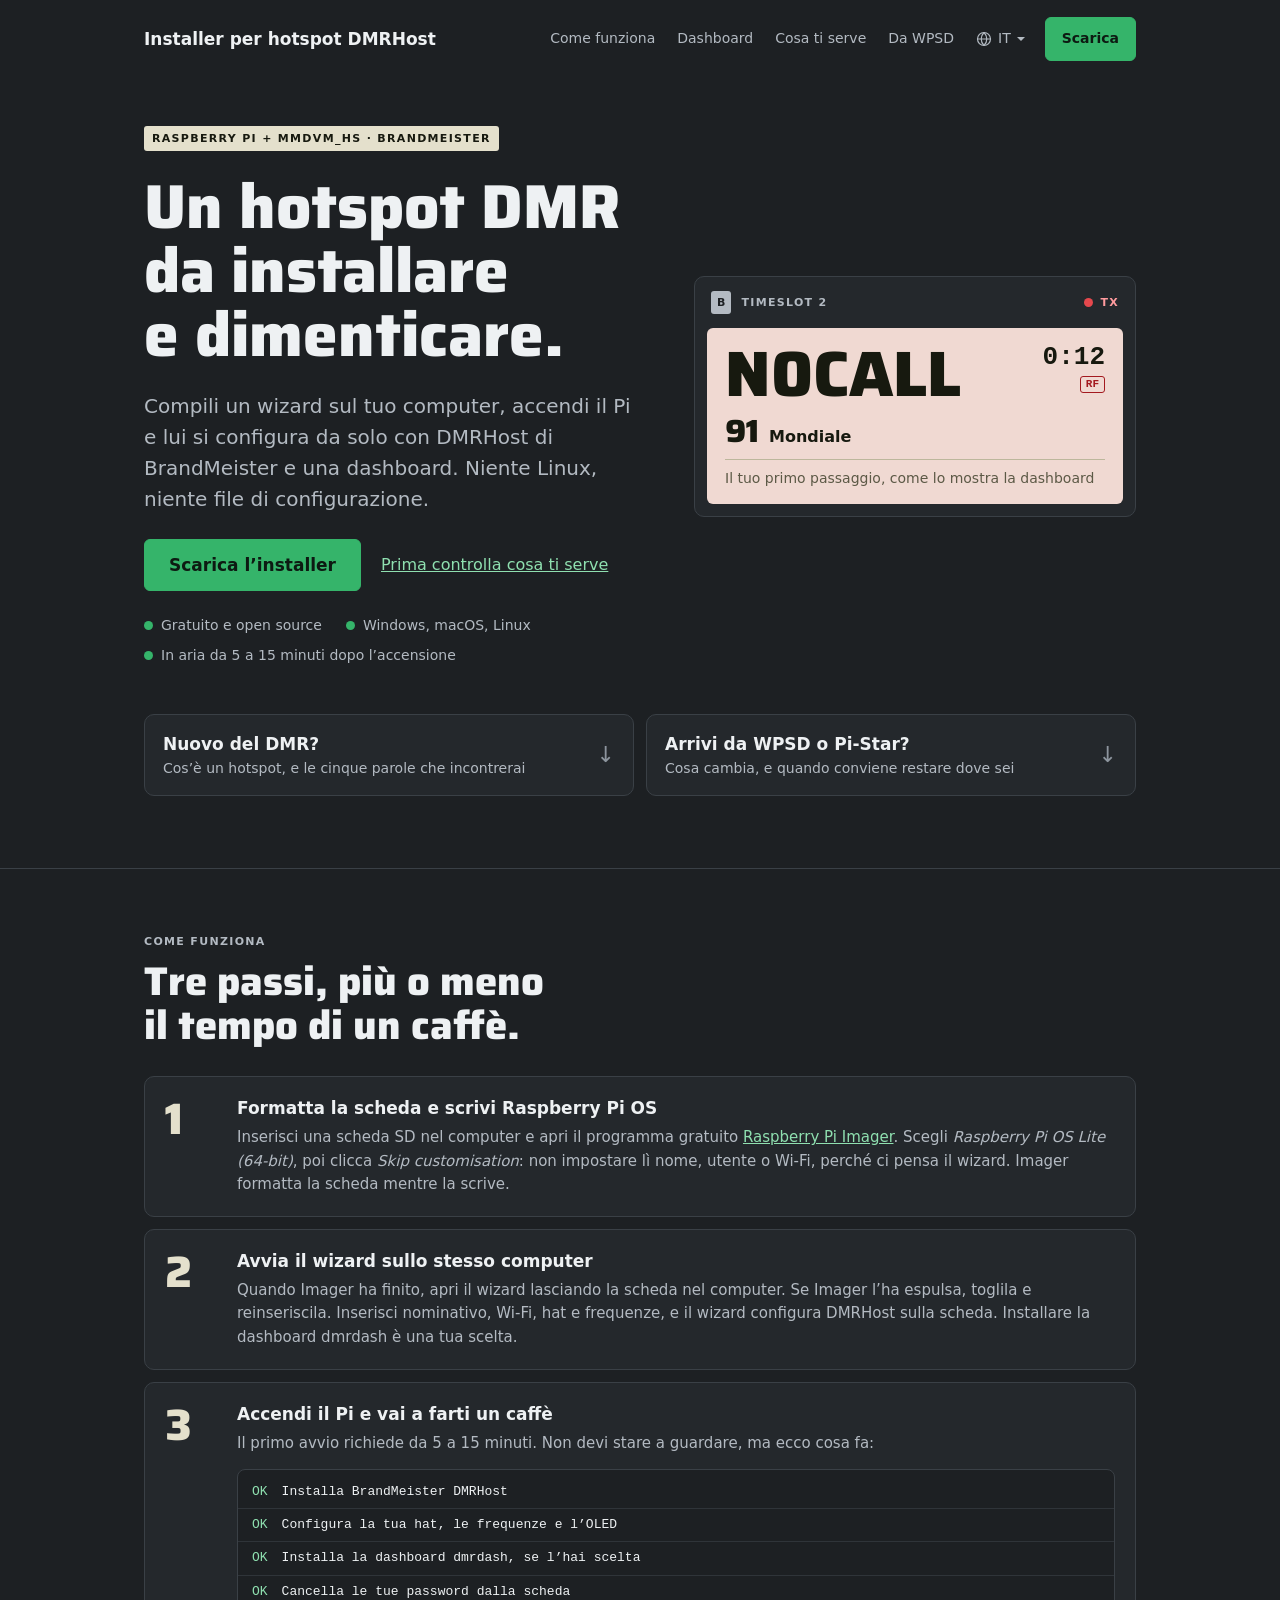
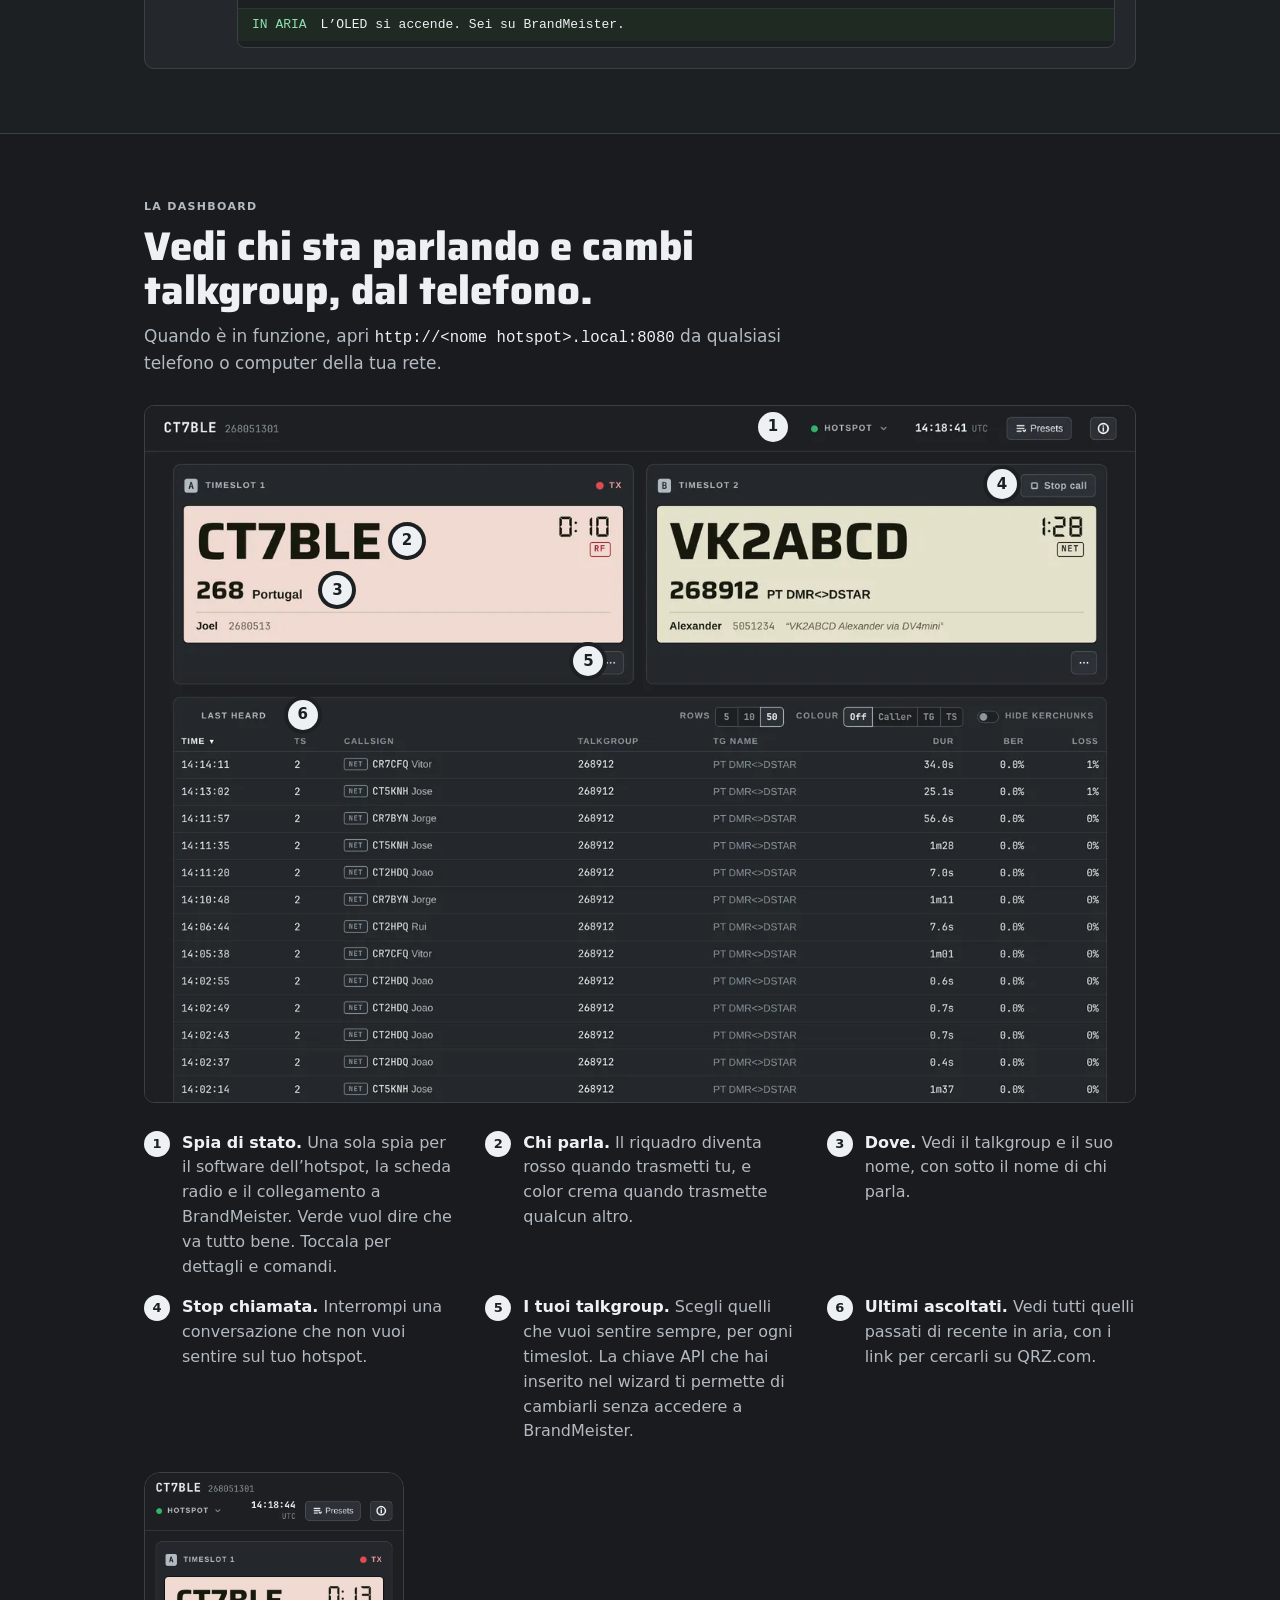
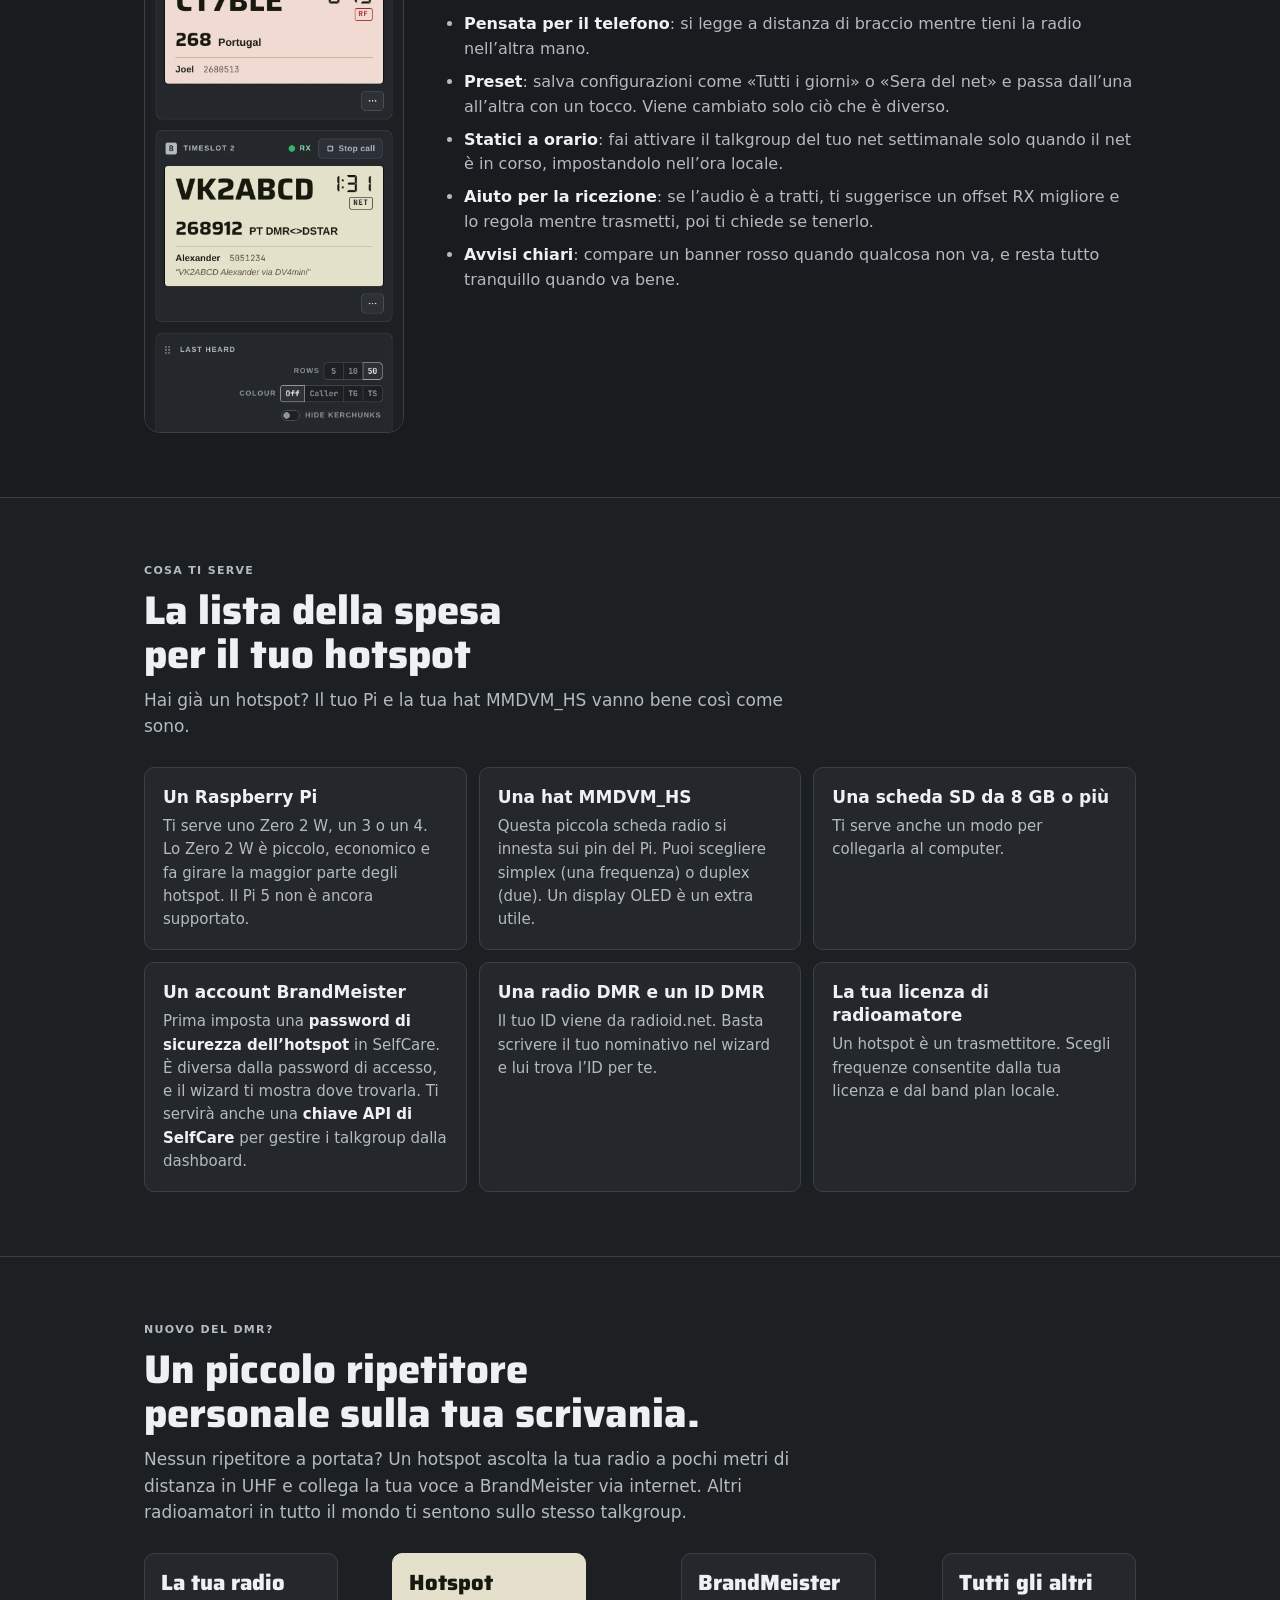
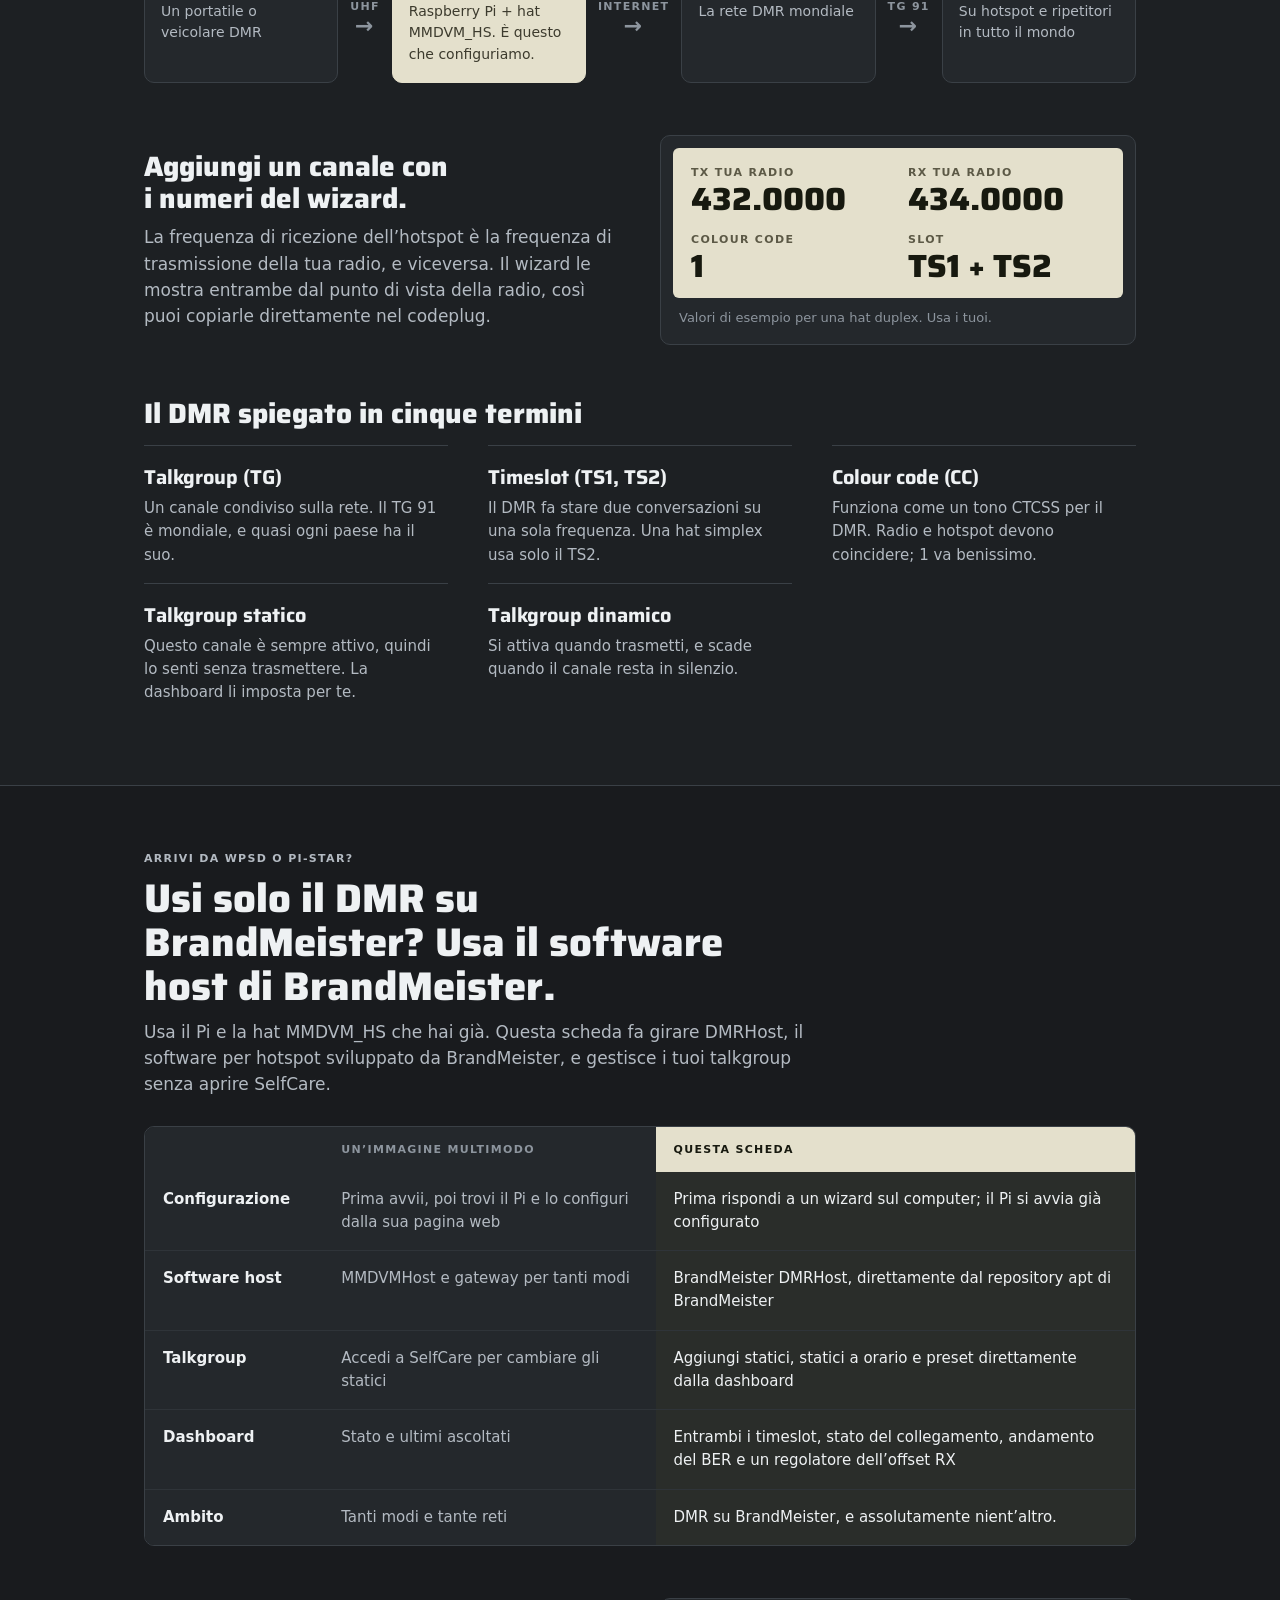
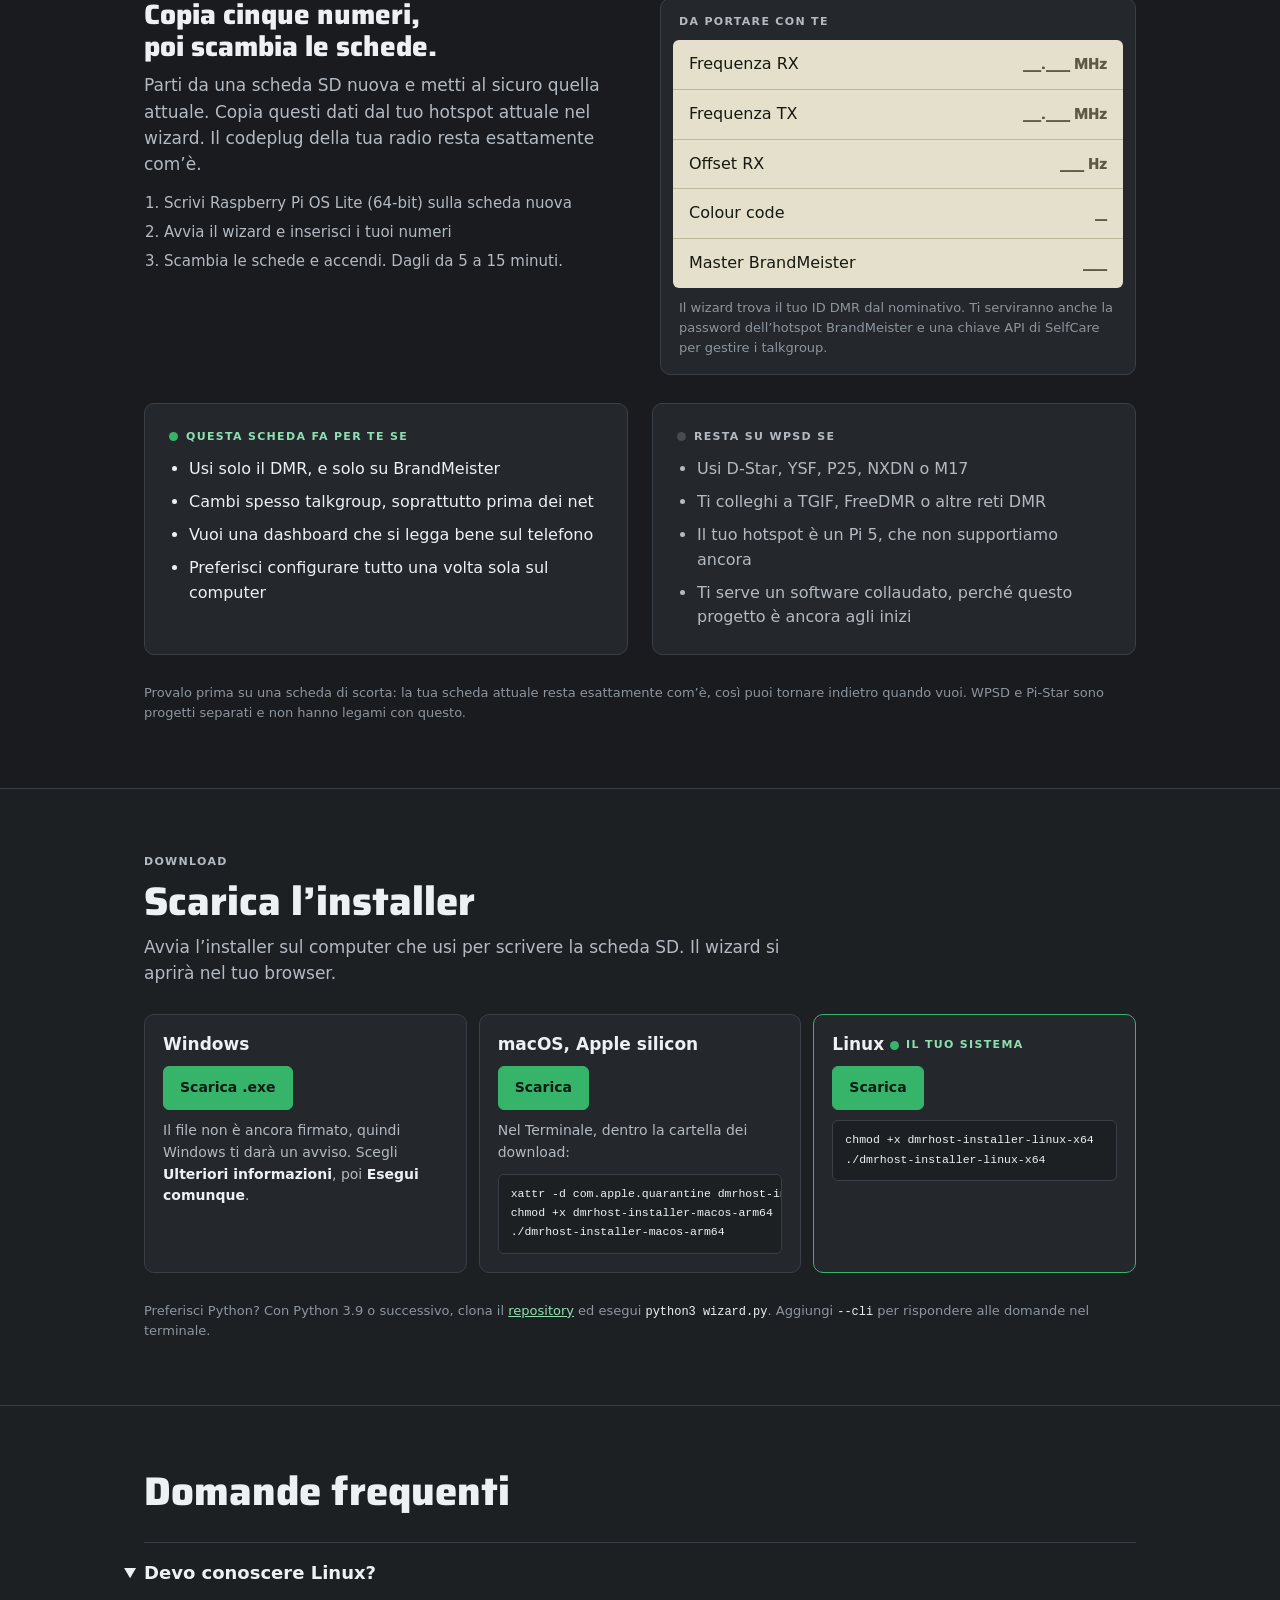
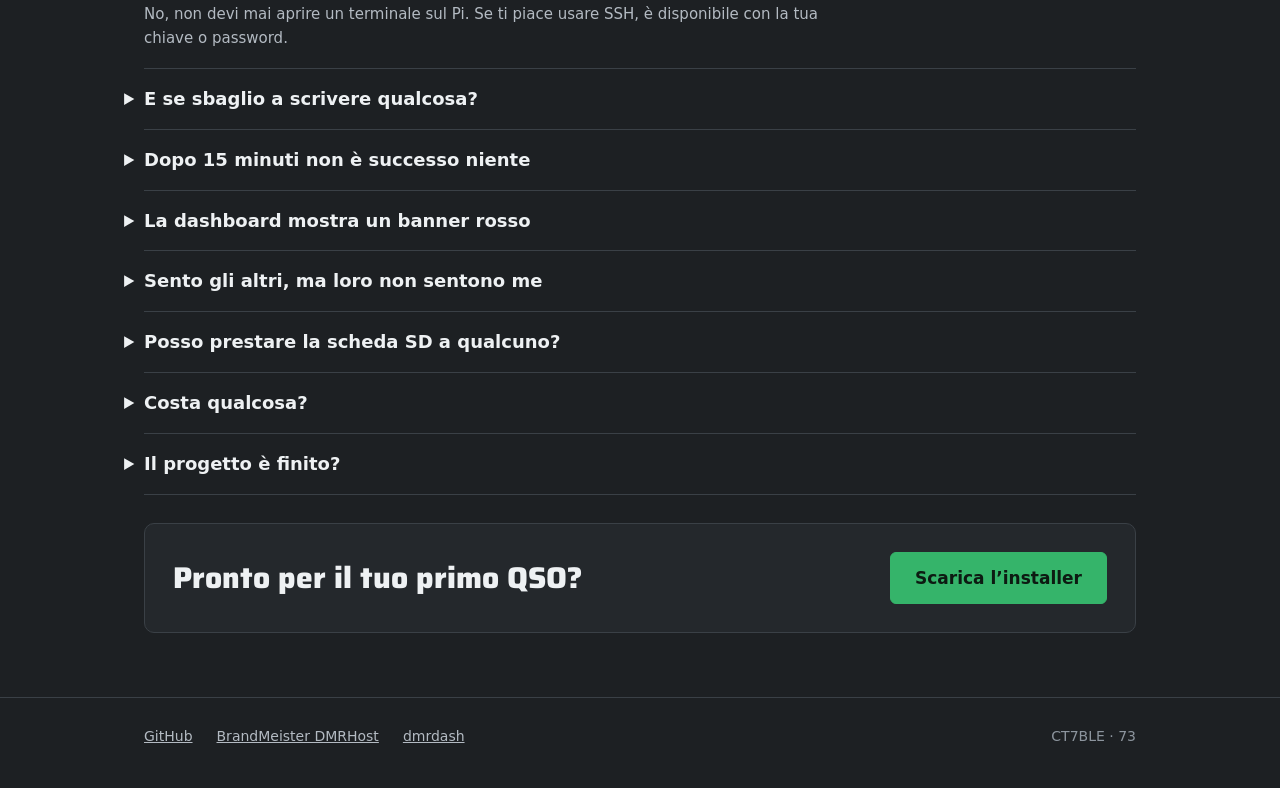
<file: it/index.html>
<!doctype html>
<html lang="it-IT">
<head>
<meta charset="utf-8">
<meta name="viewport" content="width=device-width, initial-scale=1">
<title>Hotspot DMR per BrandMeister, configurazione facile · DMRHost installer</title>
<meta name="description" content="Configura un hotspot DMR BrandMeister su Raspberry Pi senza Linux, o passa da WPSD o Pi-Star. Un wizard prepara la scheda SD; il Pi fa il resto.">
<link rel="canonical" href="https://jcalado.com/dmrhost-installer/it/">
<link rel="alternate" hreflang="en" href="https://jcalado.com/dmrhost-installer/">
<link rel="alternate" hreflang="de-DE" href="https://jcalado.com/dmrhost-installer/de/">
<link rel="alternate" hreflang="pt-PT" href="https://jcalado.com/dmrhost-installer/pt/">
<link rel="alternate" hreflang="fr-FR" href="https://jcalado.com/dmrhost-installer/fr/">
<link rel="alternate" hreflang="es-ES" href="https://jcalado.com/dmrhost-installer/es/">
<link rel="alternate" hreflang="it-IT" href="https://jcalado.com/dmrhost-installer/it/">
<link rel="alternate" hreflang="x-default" href="https://jcalado.com/dmrhost-installer/">
<meta name="theme-color" content="#1d2023">
<meta property="og:type" content="website">
<meta property="og:site_name" content="Installer per hotspot DMRHost">
<meta property="og:title" content="Hotspot DMR per BrandMeister, configurazione facile · DMRHost installer">
<meta property="og:description" content="Configura un hotspot DMR BrandMeister su Raspberry Pi senza Linux, o passa da WPSD o Pi-Star. Un wizard prepara la scheda SD; il Pi fa il resto.">
<meta property="og:url" content="https://jcalado.com/dmrhost-installer/it/">
<meta property="og:image" content="https://jcalado.com/dmrhost-installer/og-image.png">
<meta property="og:image:width" content="1200">
<meta property="og:image:height" content="630">
<meta property="og:image:alt" content="La schermata di una dashboard che mostra una radio in trasmissione sul talkgroup 91.">
<meta property="og:locale" content="it_IT">
<meta property="og:locale:alternate" content="en_GB">
<meta name="twitter:card" content="summary_large_image">
<script type="application/ld+json">
{
  "@context": "https://schema.org",
  "@type": "SoftwareApplication",
  "name": "Installer per hotspot DMRHost",
  "description": "Trasforma un Raspberry Pi con una hat MMDVM_HS in un hotspot DMR BrandMeister, con BrandMeister DMRHost e la dashboard dmrdash. Configuri tutto sul tuo computer; il Pi si installa da solo al primo avvio.",
  "url": "https://jcalado.com/dmrhost-installer/it/",
  "applicationCategory": "UtilitiesApplication",
  "operatingSystem": "Windows, macOS, Linux",
  "downloadUrl": "https://github.com/jcalado/dmrhost-installer/releases/latest",
  "license": "https://opensource.org/licenses/MIT",
  "isAccessibleForFree": true,
  "offers": { "@type": "Offer", "price": "0", "priceCurrency": "EUR" },
  "screenshot": "https://jcalado.com/dmrhost-installer/assets/dmrdash-desktop.webp",
  "sameAs": "https://github.com/jcalado/dmrhost-installer",
  "author": { "@type": "Person", "name": "CT7BLE", "url": "https://github.com/jcalado" }
}
</script>
<link rel="icon" href="../favicon.svg" type="image/svg+xml">
<link rel="preconnect" href="https://fonts.googleapis.com">
<link rel="preconnect" href="https://fonts.gstatic.com" crossorigin>
<link rel="stylesheet" href="https://fonts.googleapis.com/css2?family=Saira:wght@700;800&display=swap">
<link rel="stylesheet" href="../styles.css">
</head>
<body>
<a class="skip" href="#main">Vai al contenuto</a>

<header class="wrap nav">
  <a class="nav-brand" href="./">Installer per hotspot DMRHost</a>
  <nav class="nav-links" aria-label="Principale">
    <a class="hide-sm" href="#how">Come funziona</a>
    <a class="hide-sm" href="#tour">Dashboard</a>
    <a class="hide-sm" href="#need">Cosa ti serve</a>
    <a class="hide-sm" href="#from-wpsd">Da WPSD</a>
    <details class="lang">
      <summary aria-label="Lingua: Italiano"><svg viewBox="0 0 16 16" width="16" height="16" aria-hidden="true"><circle cx="8" cy="8" r="6.5"/><path d="M1.5 8h13M8 1.5c-2 2-2.8 4.2-2.8 6.5s.8 4.5 2.8 6.5M8 1.5c2 2 2.8 4.2 2.8 6.5s-.8 4.5-2.8 6.5"/></svg>IT</summary>
      <ul>
        <li><a href="../" hreflang="en" lang="en">English</a></li>
        <li><a href="../de/" hreflang="de-DE" lang="de-DE">Deutsch</a></li>
        <li><a href="../es/" hreflang="es-ES" lang="es-ES">Español</a></li>
        <li><a href="../fr/" hreflang="fr-FR" lang="fr-FR">Français</a></li>
        <li><a href="../it/" hreflang="it-IT" lang="it-IT" aria-current="page">Italiano</a></li>
        <li><a href="../pt/" hreflang="pt-PT" lang="pt-PT">Português</a></li>
      </ul>
    </details>
    <a class="btn btn-go" href="#download">Scarica</a>
  </nav>
</header>

<main id="main">

  <!-- Hero: for everyone, with a signpost for each audience -->
  <section class="wrap hero">
    <div class="hero-copy">
      <span class="tag">RASPBERRY PI + MMDVM_HS · BRANDMEISTER</span>
      <h1>Un hotspot DMR da installare e dimenticare.</h1>
      <p class="lede">Compili un wizard sul tuo computer, accendi il Pi e lui si configura da solo con DMRHost di BrandMeister e una dashboard. Niente Linux, niente file di configurazione.</p>
      <div class="actions">
        <a class="btn btn-go btn-lg" href="#download">Scarica l’installer</a>
        <a class="text-link" href="#need">Prima controlla cosa ti serve</a>
      </div>
      <ul class="ticks">
        <li><span class="led" aria-hidden="true"></span>Gratuito e open source</li>
        <li><span class="led" aria-hidden="true"></span>Windows, macOS, Linux</li>
        <li><span class="led" aria-hidden="true"></span>In aria da 5 a 15 minuti dopo l’accensione</li>
      </ul>
    </div>
    <div class="hero-vfo">
      <figure class="module vfo" style="margin:0">
        <div class="vfo-head">
          <span class="slot-tag">B</span>
          <span class="label">Timeslot 2</span>
          <span class="vfo-state"><span class="led led-tx" aria-hidden="true"></span>TX</span>
        </div>
        <div class="vfo-lcd">
          <div class="vfo-top">
            <span class="vfo-call">N0CALL</span>
            <span class="vfo-timer">0:12<span class="src">RF</span></span>
          </div>
          <div class="vfo-tg"><b>91</b><span>Mondiale</span></div>
          <figcaption class="vfo-meta">Il tuo primo passaggio, come lo mostra la dashboard</figcaption>
        </div>
      </figure>
    </div>
    <nav class="paths" aria-label="Da dove iniziare">
      <a href="#basics"><b>Nuovo del DMR?</b><span>Cos’è un hotspot, e le cinque parole che incontrerai</span><i aria-hidden="true">↓</i></a>
      <a href="#from-wpsd"><b>Arrivi da WPSD o Pi-Star?</b><span>Cosa cambia, e quando conviene restare dove sei</span><i aria-hidden="true">↓</i></a>
    </nav>
  </section>

  <!-- How it works -->
  <section class="section" id="how">
    <div class="wrap">
      <div class="head">
        <span class="label">Come funziona</span>
        <h2>Tre passi, più o meno il tempo di un caffè.</h2>
      </div>
      <ol class="steps">
        <li class="module step">
          <span class="step-n" aria-hidden="true">1</span>
          <div class="step-body">
            <h3>Formatta la scheda e scrivi Raspberry Pi OS</h3>
            <p>Inserisci una scheda SD nel computer e apri il programma gratuito <a href="https://www.raspberrypi.com/software/">Raspberry Pi Imager</a>. Scegli <em>Raspberry Pi OS Lite (64-bit)</em>, poi clicca <em>Skip customisation</em>: non impostare lì nome, utente o Wi-Fi, perché ci pensa il wizard. Imager formatta la scheda mentre la scrive.</p>
          </div>
        </li>
        <li class="module step">
          <span class="step-n" aria-hidden="true">2</span>
          <div class="step-body">
            <h3>Avvia il wizard sullo stesso computer</h3>
            <p>Quando Imager ha finito, apri il wizard lasciando la scheda nel computer. Se Imager l’ha espulsa, toglila e reinseriscila. Inserisci nominativo, Wi-Fi, hat e frequenze, e il wizard configura DMRHost sulla scheda. Installare la dashboard dmrdash è una tua scelta.</p>
          </div>
        </li>
        <li class="module step">
          <span class="step-n" aria-hidden="true">3</span>
          <div class="step-body">
            <h3>Accendi il Pi e vai a farti un caffè</h3>
            <p>Il primo avvio richiede da 5 a 15 minuti. Non devi stare a guardare, ma ecco cosa fa:</p>
            <ol class="log">
              <li><span class="ok">OK</span><span>Installa BrandMeister DMRHost</span></li>
              <li><span class="ok">OK</span><span>Configura la tua hat, le frequenze e l’OLED</span></li>
              <li><span class="ok">OK</span><span>Installa la dashboard dmrdash, se l’hai scelta</span></li>
              <li><span class="ok">OK</span><span>Cancella le tue password dalla scheda</span></li>
              <li class="air"><span class="ok">IN ARIA</span><span>L’OLED si accende. Sei su BrandMeister.</span></li>
            </ol>
          </div>
        </li>
      </ol>
    </div>
  </section>

  <!-- Dashboard tour -->
  <section class="section deep" id="tour">
    <div class="wrap">
      <div class="head">
        <span class="label">La dashboard</span>
        <h2>Vedi chi sta parlando e cambi talkgroup, dal telefono.</h2>
        <p>Quando è in funzione, apri <code>http://&lt;nome hotspot&gt;.local:8080</code> da qualsiasi telefono o computer della tua rete.</p>
      </div>
      <div class="tour">
        <img src="../assets/dmrdash-desktop.webp" srcset="../assets/dmrdash-desktop-1280.webp 1280w, ../assets/dmrdash-desktop.webp 2560w" sizes="(max-width: 1040px) 100vw, 992px" width="2560" height="1800" loading="lazy" alt="La dashboard dmrdash mostra la spia di stato dell’hotspot, il timeslot 1 in trasmissione, il timeslot 2 in ricezione e l’elenco degli ultimi ascoltati.">
        <span class="pin" style="left:63.4%; top:3.2%" aria-hidden="true">1</span>
        <span class="pin" style="left:26.5%; top:19.5%" aria-hidden="true">2</span>
        <span class="pin" style="left:19.5%; top:26.6%" aria-hidden="true">3</span>
        <span class="pin" style="left:86.5%; top:11.4%" aria-hidden="true">4</span>
        <span class="pin" style="left:44.8%; top:36.8%" aria-hidden="true">5</span>
        <span class="pin" style="left:16%; top:44.4%" aria-hidden="true">6</span>
      </div>
      <ol class="tour-key">
        <li><span class="pin-key" aria-hidden="true">1</span><span><strong>Spia di stato.</strong> <span class="muted">Una sola spia per il software dell’hotspot, la scheda radio e il collegamento a BrandMeister. Verde vuol dire che va tutto bene. Toccala per dettagli e comandi.</span></span></li>
        <li><span class="pin-key" aria-hidden="true">2</span><span><strong>Chi parla.</strong> <span class="muted">Il riquadro diventa rosso quando trasmetti tu, e color crema quando trasmette qualcun altro.</span></span></li>
        <li><span class="pin-key" aria-hidden="true">3</span><span><strong>Dove.</strong> <span class="muted">Vedi il talkgroup e il suo nome, con sotto il nome di chi parla.</span></span></li>
        <li><span class="pin-key" aria-hidden="true">4</span><span><strong>Stop chiamata.</strong> <span class="muted">Interrompi una conversazione che non vuoi sentire sul tuo hotspot.</span></span></li>
        <li><span class="pin-key" aria-hidden="true">5</span><span><strong>I tuoi talkgroup.</strong> <span class="muted">Scegli quelli che vuoi sentire sempre, per ogni timeslot. La chiave API che hai inserito nel wizard ti permette di cambiarli senza accedere a BrandMeister.</span></span></li>
        <li><span class="pin-key" aria-hidden="true">6</span><span><strong>Ultimi ascoltati.</strong> <span class="muted">Vedi tutti quelli passati di recente in aria, con i link per cercarli su QRZ.com.</span></span></li>
      </ol>
      <div class="tour-more">
        <img src="../assets/dmrdash-phone.webp" width="780" height="1688" loading="lazy" alt="La dashboard dmrdash sullo schermo di uno smartphone.">
        <ul>
          <li><strong>Pensata per il telefono</strong>: si legge a distanza di braccio mentre tieni la radio nell’altra mano.</li>
          <li><strong>Preset</strong>: salva configurazioni come «Tutti i giorni» o «Sera del net» e passa dall’una all’altra con un tocco. Viene cambiato solo ciò che è diverso.</li>
          <li><strong>Statici a orario</strong>: fai attivare il talkgroup del tuo net settimanale solo quando il net è in corso, impostandolo nell’ora locale.</li>
          <li><strong>Aiuto per la ricezione</strong>: se l’audio è a tratti, ti suggerisce un offset RX migliore e lo regola mentre trasmetti, poi ti chiede se tenerlo.</li>
          <li><strong>Avvisi chiari</strong>: compare un banner rosso quando qualcosa non va, e resta tutto tranquillo quando va bene.</li>
        </ul>
      </div>
    </div>
  </section>

  <!-- What you need -->
  <section class="section" id="need">
    <div class="wrap">
      <div class="head">
        <span class="label">Cosa ti serve</span>
        <h2>La lista della spesa per il tuo hotspot</h2>
        <p>Hai già un hotspot? Il tuo Pi e la tua hat MMDVM_HS vanno bene così come sono.</p>
      </div>
      <div class="grid">
        <div class="card">
          <h3>Un Raspberry Pi</h3>
          <p>Ti serve uno Zero 2 W, un 3 o un 4. Lo Zero 2 W è piccolo, economico e fa girare la maggior parte degli hotspot. Il Pi 5 non è ancora supportato.</p>
        </div>
        <div class="card">
          <h3>Una hat MMDVM_HS</h3>
          <p>Questa piccola scheda radio si innesta sui pin del Pi. Puoi scegliere simplex (una frequenza) o duplex (due). Un display OLED è un extra utile.</p>
        </div>
        <div class="card">
          <h3>Una scheda SD da 8 GB o più</h3>
          <p>Ti serve anche un modo per collegarla al computer.</p>
        </div>
        <div class="card">
          <h3>Un account BrandMeister</h3>
          <p>Prima imposta una <strong>password di sicurezza dell’hotspot</strong> in SelfCare. È diversa dalla password di accesso, e il wizard ti mostra dove trovarla. Ti servirà anche una <strong>chiave API di SelfCare</strong> per gestire i talkgroup dalla dashboard.</p>
        </div>
        <div class="card">
          <h3>Una radio DMR e un ID DMR</h3>
          <p>Il tuo ID viene da radioid.net. Basta scrivere il tuo nominativo nel wizard e lui trova l’ID per te.</p>
        </div>
        <div class="card">
          <h3>La tua licenza di radioamatore</h3>
          <p>Un hotspot è un trasmettitore. Scegli frequenze consentite dalla tua licenza e dal band plan locale.</p>
        </div>
      </div>
    </div>
  </section>

  <!-- New to DMR -->
  <section class="section" id="basics">
    <div class="wrap">
      <div class="head">
        <span class="label">Nuovo del DMR?</span>
        <h2>Un piccolo ripetitore personale sulla tua scrivania.</h2>
        <p>Nessun ripetitore a portata? Un hotspot ascolta la tua radio a pochi metri di distanza in UHF e collega la tua voce a BrandMeister via internet. Altri radioamatori in tutto il mondo ti sentono sullo stesso talkgroup.</p>
      </div>
      <ol class="flow">
        <li><b>La tua radio</b><span>Un portatile o veicolare DMR</span></li>
        <li class="hop" aria-hidden="true">UHF</li>
        <li class="lcd"><b>Hotspot</b><span>Raspberry Pi + hat MMDVM_HS. È questo che configuriamo.</span></li>
        <li class="hop" aria-hidden="true">INTERNET</li>
        <li><b>BrandMeister</b><span>La rete DMR mondiale</span></li>
        <li class="hop" aria-hidden="true">TG 91</li>
        <li><b>Tutti gli altri</b><span>Su hotspot e ripetitori in tutto il mondo</span></li>
      </ol>

      <div class="split sub">
        <div class="head">
          <h3 class="display sub-h">Aggiungi un canale con i numeri del wizard.</h3>
          <p>La frequenza di ricezione dell’hotspot è la frequenza di trasmissione della tua radio, e viceversa. Il wizard le mostra entrambe dal punto di vista della radio, così puoi copiarle direttamente nel codeplug.</p>
        </div>
        <figure class="module channel" style="margin:0">
          <dl class="lcd">
            <div><dt>TX TUA RADIO</dt><dd>432.0000</dd></div>
            <div><dt>RX TUA RADIO</dt><dd>434.0000</dd></div>
            <div><dt>COLOUR CODE</dt><dd>1</dd></div>
            <div><dt>SLOT</dt><dd>TS1 + TS2</dd></div>
          </dl>
          <figcaption class="fine">Valori di esempio per una hat duplex. Usa i tuoi.</figcaption>
        </figure>
      </div>

      <div class="sub">
        <h3 class="display sub-h">Il DMR spiegato in cinque termini</h3>
        <dl class="glossary">
          <div><dt>Talkgroup (TG)</dt><dd>Un canale condiviso sulla rete. Il TG 91 è mondiale, e quasi ogni paese ha il suo.</dd></div>
          <div><dt>Timeslot (TS1, TS2)</dt><dd>Il DMR fa stare due conversazioni su una sola frequenza. Una hat simplex usa solo il TS2.</dd></div>
          <div><dt>Colour code (CC)</dt><dd>Funziona come un tono CTCSS per il DMR. Radio e hotspot devono coincidere; 1 va benissimo.</dd></div>
          <div><dt>Talkgroup statico</dt><dd>Questo canale è sempre attivo, quindi lo senti senza trasmettere. La dashboard li imposta per te.</dd></div>
          <div><dt>Talkgroup dinamico</dt><dd>Si attiva quando trasmetti, e scade quando il canale resta in silenzio.</dd></div>
        </dl>
      </div>
    </div>
  </section>

  <!-- Coming from WPSD -->
  <section class="section deep" id="from-wpsd">
    <div class="wrap">
      <div class="head">
        <span class="label">Arrivi da WPSD o Pi-Star?</span>
        <h2>Usi solo il DMR su BrandMeister? Usa il software host di BrandMeister.</h2>
        <p>Usa il Pi e la hat MMDVM_HS che hai già. Questa scheda fa girare DMRHost, il software per hotspot sviluppato da BrandMeister, e gestisce i tuoi talkgroup senza aprire SelfCare.</p>
      </div>
      <div class="table-box">
        <table class="compare">
          <thead>
            <tr>
              <td style="width: 18%"></td>
              <th scope="col">UN’IMMAGINE MULTIMODO</th>
              <th scope="col" class="ours">QUESTA SCHEDA</th>
            </tr>
          </thead>
          <tbody>
            <tr><th scope="row">Configurazione</th><td data-label="Immagine multimodo">Prima avvii, poi trovi il Pi e lo configuri dalla sua pagina web</td><td class="ours" data-label="Questa scheda">Prima rispondi a un wizard sul computer; il Pi si avvia già configurato</td></tr>
            <tr><th scope="row">Software host</th><td data-label="Immagine multimodo">MMDVMHost e gateway per tanti modi</td><td class="ours" data-label="Questa scheda">BrandMeister DMRHost, direttamente dal repository apt di BrandMeister</td></tr>
            <tr><th scope="row">Talkgroup</th><td data-label="Immagine multimodo">Accedi a SelfCare per cambiare gli statici</td><td class="ours" data-label="Questa scheda">Aggiungi statici, statici a orario e preset direttamente dalla dashboard</td></tr>
            <tr><th scope="row">Dashboard</th><td data-label="Immagine multimodo">Stato e ultimi ascoltati</td><td class="ours" data-label="Questa scheda">Entrambi i timeslot, stato del collegamento, andamento del BER e un regolatore dell’offset RX</td></tr>
            <tr><th scope="row">Ambito</th><td data-label="Immagine multimodo">Tanti modi e tante reti</td><td class="ours" data-label="Questa scheda">DMR su BrandMeister, e assolutamente nient’altro.</td></tr>
          </tbody>
        </table>
      </div>

      <div class="split sub" style="align-items: flex-start">
        <div class="head">
          <h3 class="display sub-h">Copia cinque numeri, poi scambia le schede.</h3>
          <p>Parti da una scheda SD nuova e metti al sicuro quella attuale. Copia questi dati dal tuo hotspot attuale nel wizard. Il codeplug della tua radio resta esattamente com’è.</p>
          <ol class="muted moves">
            <li>Scrivi Raspberry Pi OS Lite (64-bit) sulla scheda nuova</li>
            <li>Avvia il wizard e inserisci i tuoi numeri</li>
            <li>Scambia le schede e accendi. Dagli da 5 a 15 minuti.</li>
          </ol>
        </div>
        <figure class="module bring" style="margin:0">
          <figcaption class="label" style="padding: 2px 6px 10px">Da portare con te</figcaption>
          <ul class="lcd">
            <li><span>Frequenza RX</span><span>___.____ MHz</span></li>
            <li><span>Frequenza TX</span><span>___.____ MHz</span></li>
            <li><span>Offset RX</span><span>____ Hz</span></li>
            <li><span>Colour code</span><span>__</span></li>
            <li><span>Master BrandMeister</span><span>____</span></li>
          </ul>
          <p class="fine" style="margin: 10px 6px 4px">Il wizard trova il tuo ID DMR dal nominativo. Ti serviranno anche la password dell’hotspot BrandMeister e una chiave API di SelfCare per gestire i talkgroup.</p>
        </figure>
      </div>

      <div class="fit">
        <div class="module">
          <span class="label" style="display: inline-flex; align-items: center; gap: 8px; color: var(--rx-text)"><span class="led" aria-hidden="true"></span>Questa scheda fa per te se</span>
          <ul>
            <li>Usi solo il DMR, e solo su BrandMeister</li>
            <li>Cambi spesso talkgroup, soprattutto prima dei net</li>
            <li>Vuoi una dashboard che si legga bene sul telefono</li>
            <li>Preferisci configurare tutto una volta sola sul computer</li>
          </ul>
        </div>
        <div class="module">
          <span class="label" style="display: inline-flex; align-items: center; gap: 8px"><span class="led led-off" aria-hidden="true"></span>Resta su WPSD se</span>
          <ul class="muted">
            <li>Usi D-Star, YSF, P25, NXDN o M17</li>
            <li>Ti colleghi a TGIF, FreeDMR o altre reti DMR</li>
            <li>Il tuo hotspot è un Pi 5, che non supportiamo ancora</li>
            <li>Ti serve un software collaudato, perché questo progetto è ancora agli inizi</li>
          </ul>
        </div>
      </div>
      <p class="fine">Provalo prima su una scheda di scorta: la tua scheda attuale resta esattamente com’è, così puoi tornare indietro quando vuoi. WPSD e Pi-Star sono progetti separati e non hanno legami con questo.</p>
    </div>
  </section>

  <!-- Download -->
  <section class="section" id="download">
    <div class="wrap">
      <div class="head">
        <span class="label">Download</span>
        <h2>Scarica l’installer</h2>
        <p>Avvia l’installer sul computer che usi per scrivere la scheda SD. Il wizard si aprirà nel tuo browser.</p>
      </div>
      <div class="downloads">
        <div class="module dl" data-os="windows">
          <h3>Windows <span class="yours label"><span class="led" aria-hidden="true"></span>Il tuo sistema</span></h3>
          <a class="btn btn-go" href="https://github.com/jcalado/dmrhost-installer/releases/latest/download/dmrhost-installer-windows-x64.exe">Scarica .exe</a>
          <p>Il file non è ancora firmato, quindi Windows ti darà un avviso. Scegli <strong>Ulteriori informazioni</strong>, poi <strong>Esegui comunque</strong>.</p>
        </div>
        <div class="module dl" data-os="mac">
          <h3>macOS, Apple silicon <span class="yours label"><span class="led" aria-hidden="true"></span>Il tuo sistema</span></h3>
          <a class="btn btn-go" href="https://github.com/jcalado/dmrhost-installer/releases/latest/download/dmrhost-installer-macos-arm64">Scarica</a>
          <p>Nel Terminale, dentro la cartella dei download:</p>
          <pre><code>xattr -d com.apple.quarantine dmrhost-installer-macos-arm64
chmod +x dmrhost-installer-macos-arm64
./dmrhost-installer-macos-arm64</code></pre>
        </div>
        <div class="module dl" data-os="linux">
          <h3>Linux <span class="yours label"><span class="led" aria-hidden="true"></span>Il tuo sistema</span></h3>
          <a class="btn btn-go" href="https://github.com/jcalado/dmrhost-installer/releases/latest/download/dmrhost-installer-linux-x64">Scarica</a>
          <pre><code>chmod +x dmrhost-installer-linux-x64
./dmrhost-installer-linux-x64</code></pre>
        </div>
      </div>
      <p class="fine">Preferisci Python? Con Python 3.9 o successivo, clona il <a href="https://github.com/jcalado/dmrhost-installer">repository</a> ed esegui <code>python3 wizard.py</code>. Aggiungi <code>--cli</code> per rispondere alle domande nel terminale.</p>
    </div>
  </section>

  <!-- FAQ -->
  <section class="section" id="faq">
    <div class="wrap">
      <h2>Domande frequenti</h2>
      <div class="faq">
        <details open>
          <summary>Devo conoscere Linux?</summary>
          <p>No, non devi mai aprire un terminale sul Pi. Se ti piace usare SSH, è disponibile con la tua chiave o password.</p>
        </details>
        <details>
          <summary>E se sbaglio a scrivere qualcosa?</summary>
          <p>Riscrivi la scheda con Imager e rifai il wizard. Talkgroup e offset RX puoi sempre cambiarli dopo dalla dashboard.</p>
        </details>
        <details>
          <summary>Dopo 15 minuti non è successo niente</summary>
          <p>Di solito è un problema di Wi-Fi. Controlla nome e password della rete, oppure collega un cavo Ethernet su un Pi 3 o 4. La configurazione riprova ogni minuto, anche dopo un riavvio, quindi riparte da sola appena è online.</p>
        </details>
        <details>
          <summary>La dashboard mostra un banner rosso</summary>
          <p>Vuol dire che il collegamento a BrandMeister è giù. Controlla la password di sicurezza dell’hotspot che hai impostato in SelfCare: è diversa dalla password di accesso a BrandMeister.</p>
        </details>
        <details>
          <summary>Sento gli altri, ma loro non sentono me</summary>
          <p>Controlla che la frequenza TX della tua radio corrisponda alla frequenza RX dell’hotspot, e che i colour code coincidano. Se l’audio si spezza, prova il regolatore dell’offset RX nella dashboard.</p>
        </details>
        <details>
          <summary>Posso prestare la scheda SD a qualcuno?</summary>
          <p>Non prestarla prima del primo avvio. Fino ad allora la scheda contiene in chiaro le password dell’hotspot, del Wi-Fi e di accesso. Il primo avvio le sposta in file protetti e le cancella dalla scheda.</p>
        </details>
        <details>
          <summary>Costa qualcosa?</summary>
          <p>No, è gratuito e open source con licenza MIT. DMRHost è il software di BrandMeister, e dmrdash è la dashboard.</p>
        </details>
        <details>
          <summary>Il progetto è finito?</summary>
          <p>Siamo ancora agli inizi. Le impostazioni che scrive corrispondono a un hotspot funzionante, ma l’intero percorso dalla scheda al primo avvio non è ancora stato provato su hardware reale. Le segnalazioni sono sempre benvenute su <a href="https://github.com/jcalado/dmrhost-installer/issues">GitHub</a>.</p>
        </details>
      </div>
      <div class="module callout">
        <div><p class="display">Pronto per il tuo primo QSO?</p></div>
        <a class="btn btn-go btn-lg" href="#download">Scarica l’installer</a>
      </div>
    </div>
  </section>

</main>

<footer class="footer">
  <div class="wrap">
    <a href="https://github.com/jcalado/dmrhost-installer">GitHub</a>
    <a href="https://github.com/BrandMeister/DMRHost">BrandMeister DMRHost</a>
    <a href="https://github.com/jcalado/dmrdash">dmrdash</a>
    <span class="end">CT7BLE · 73</span>
  </div>
</footer>

<script src="../os.js" defer></script>
<script src="../lang.js" defer></script>
</body>
</html>
</file>
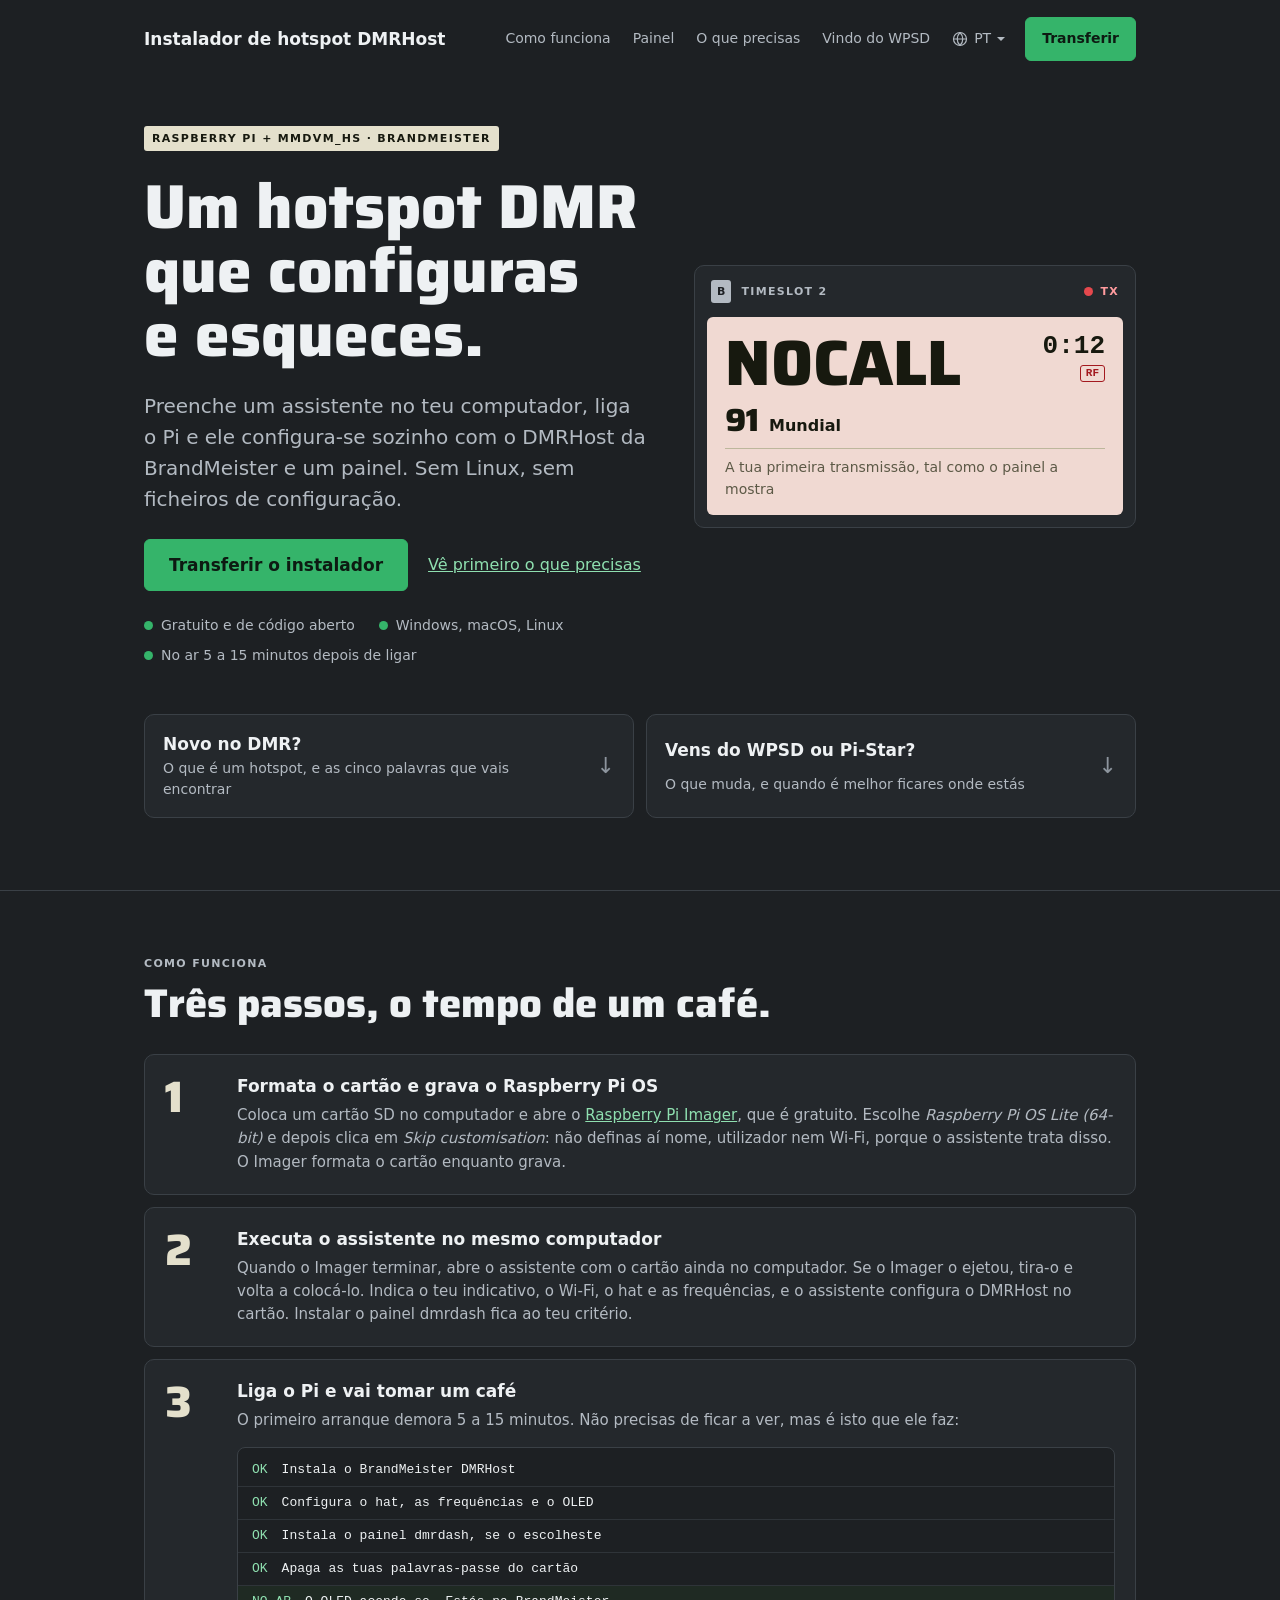
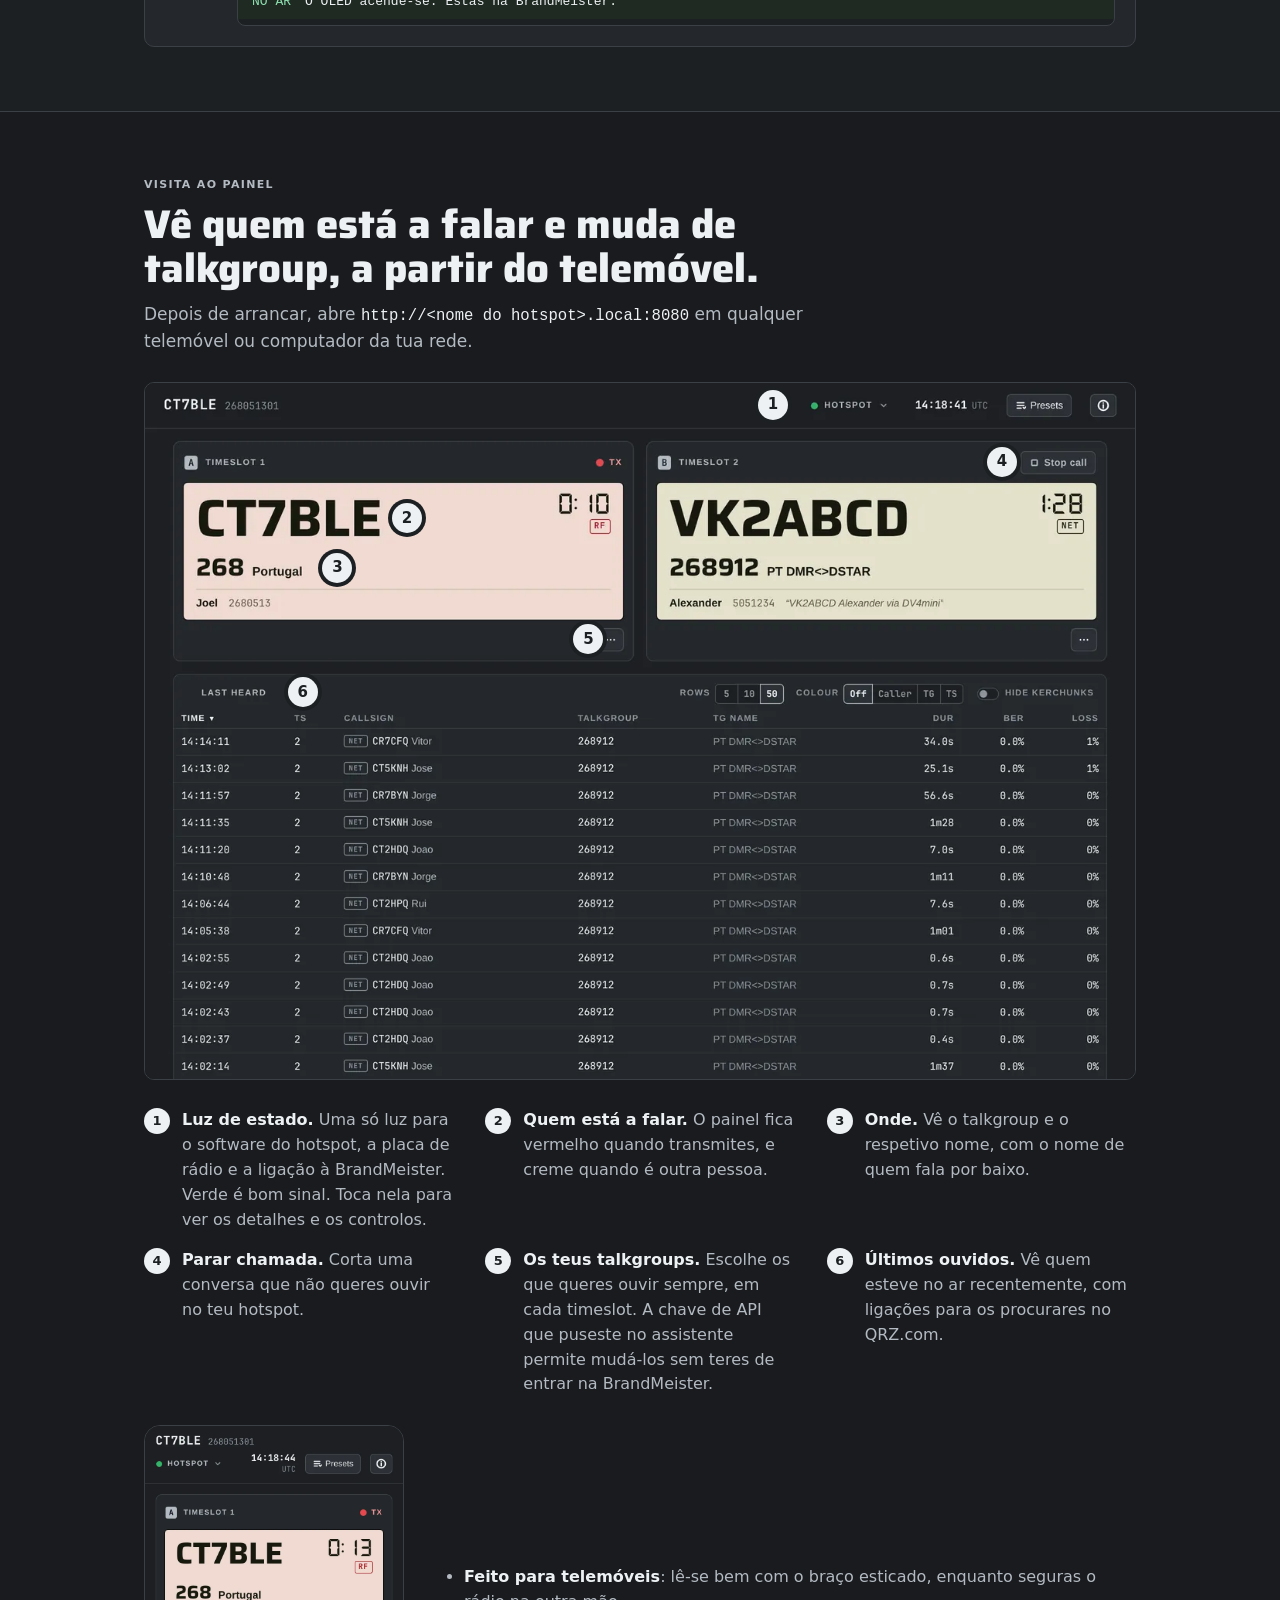
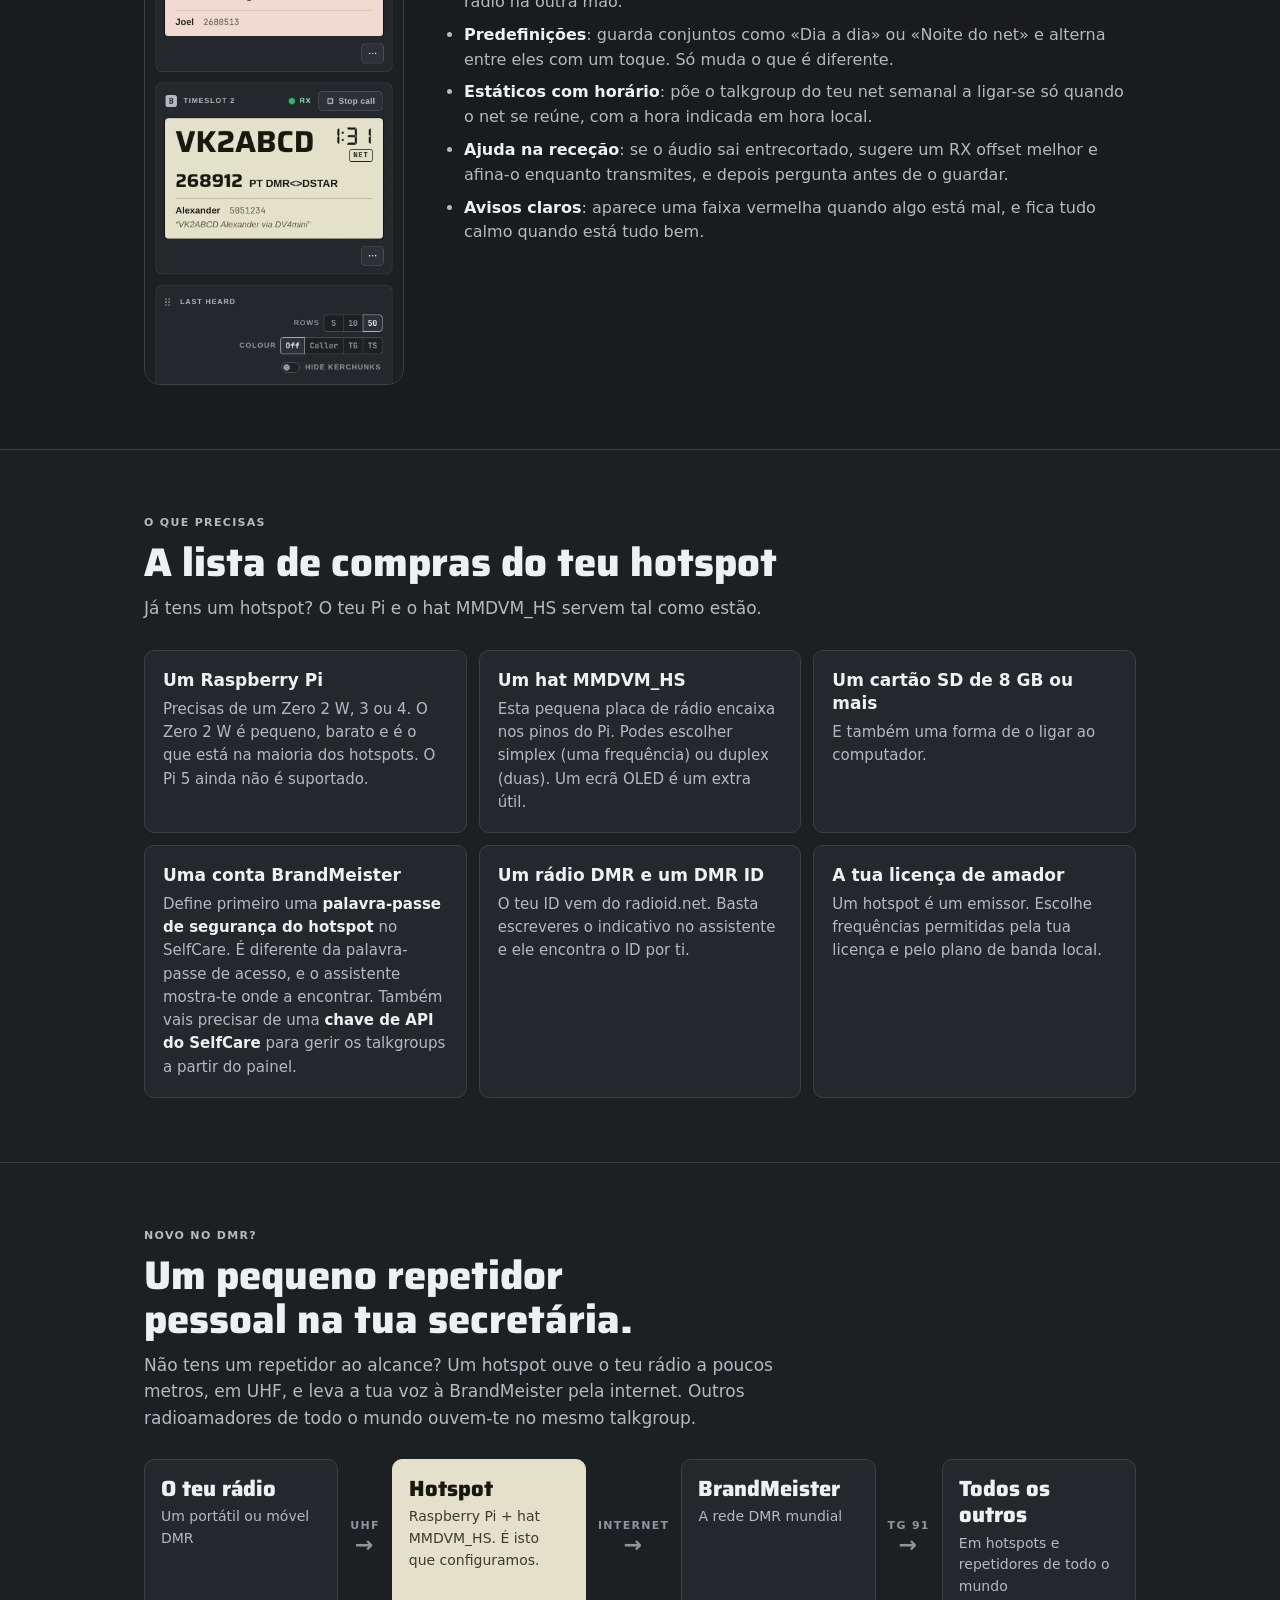
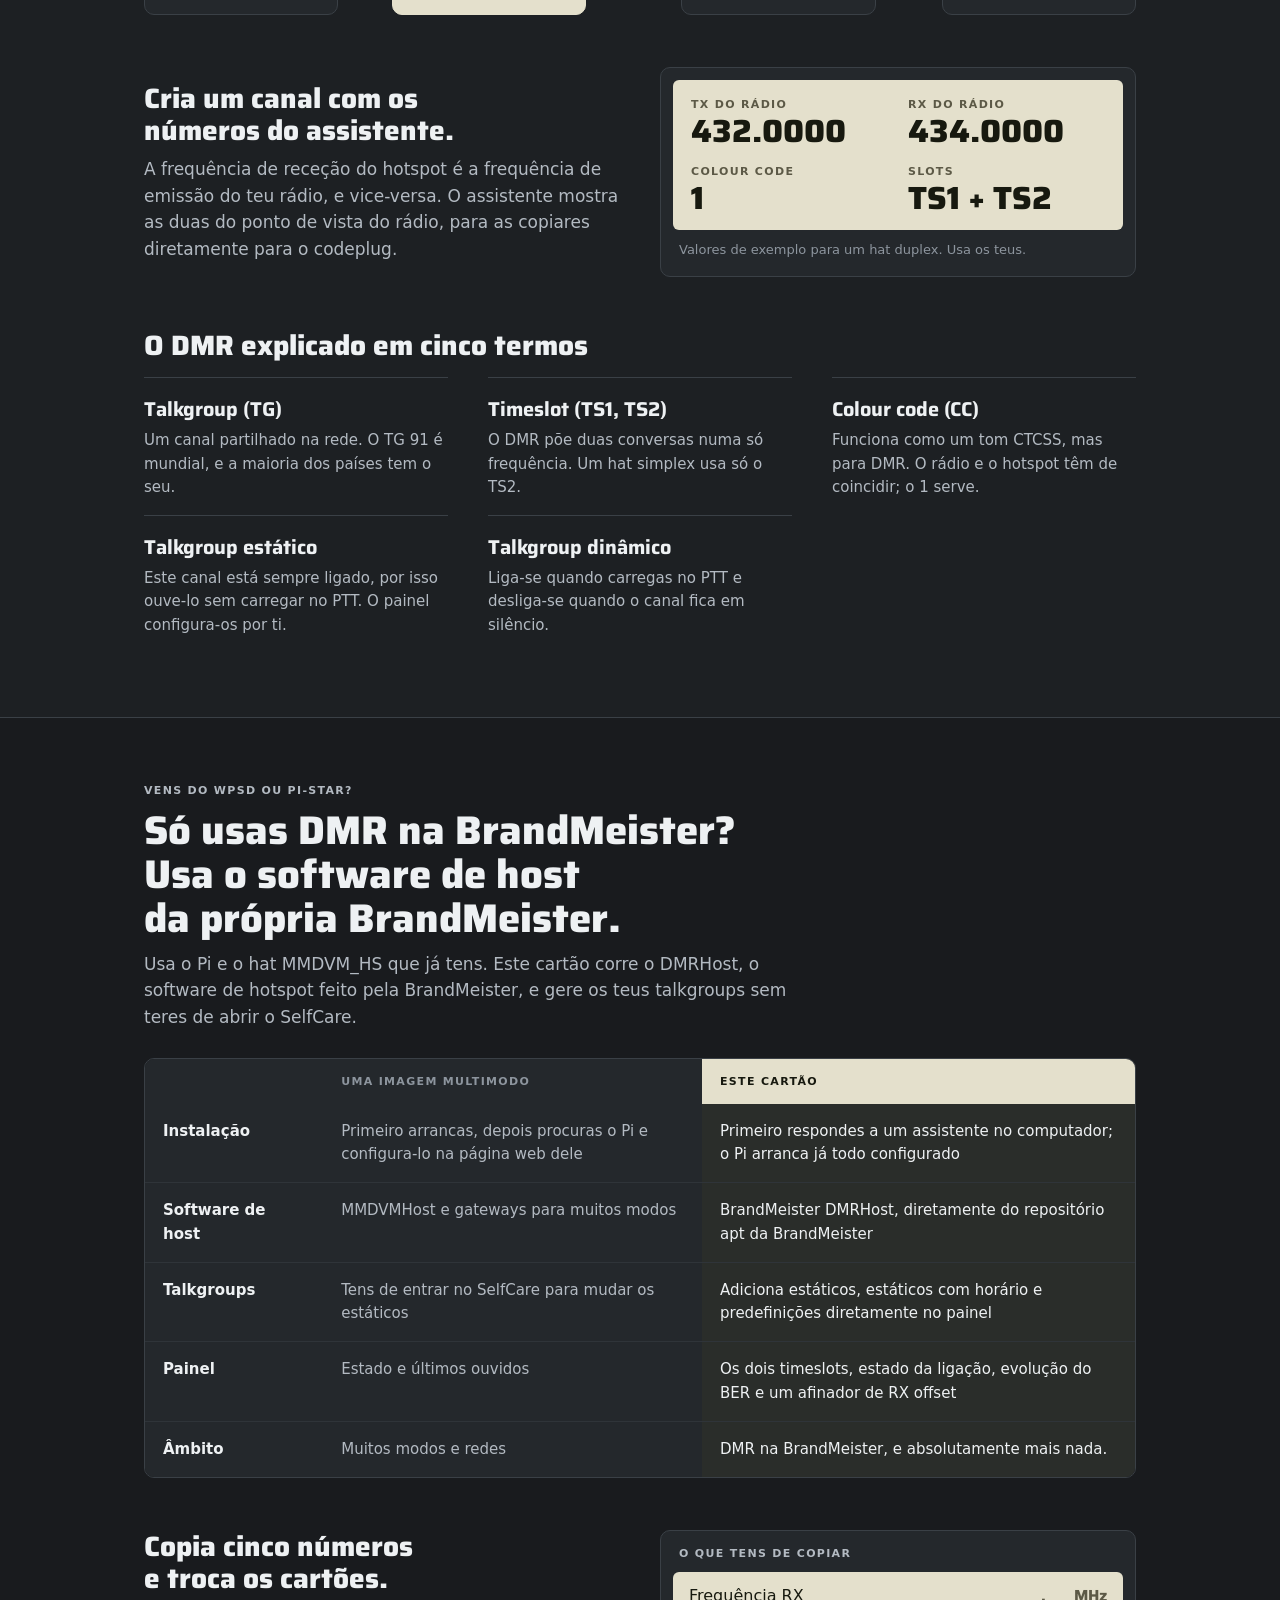
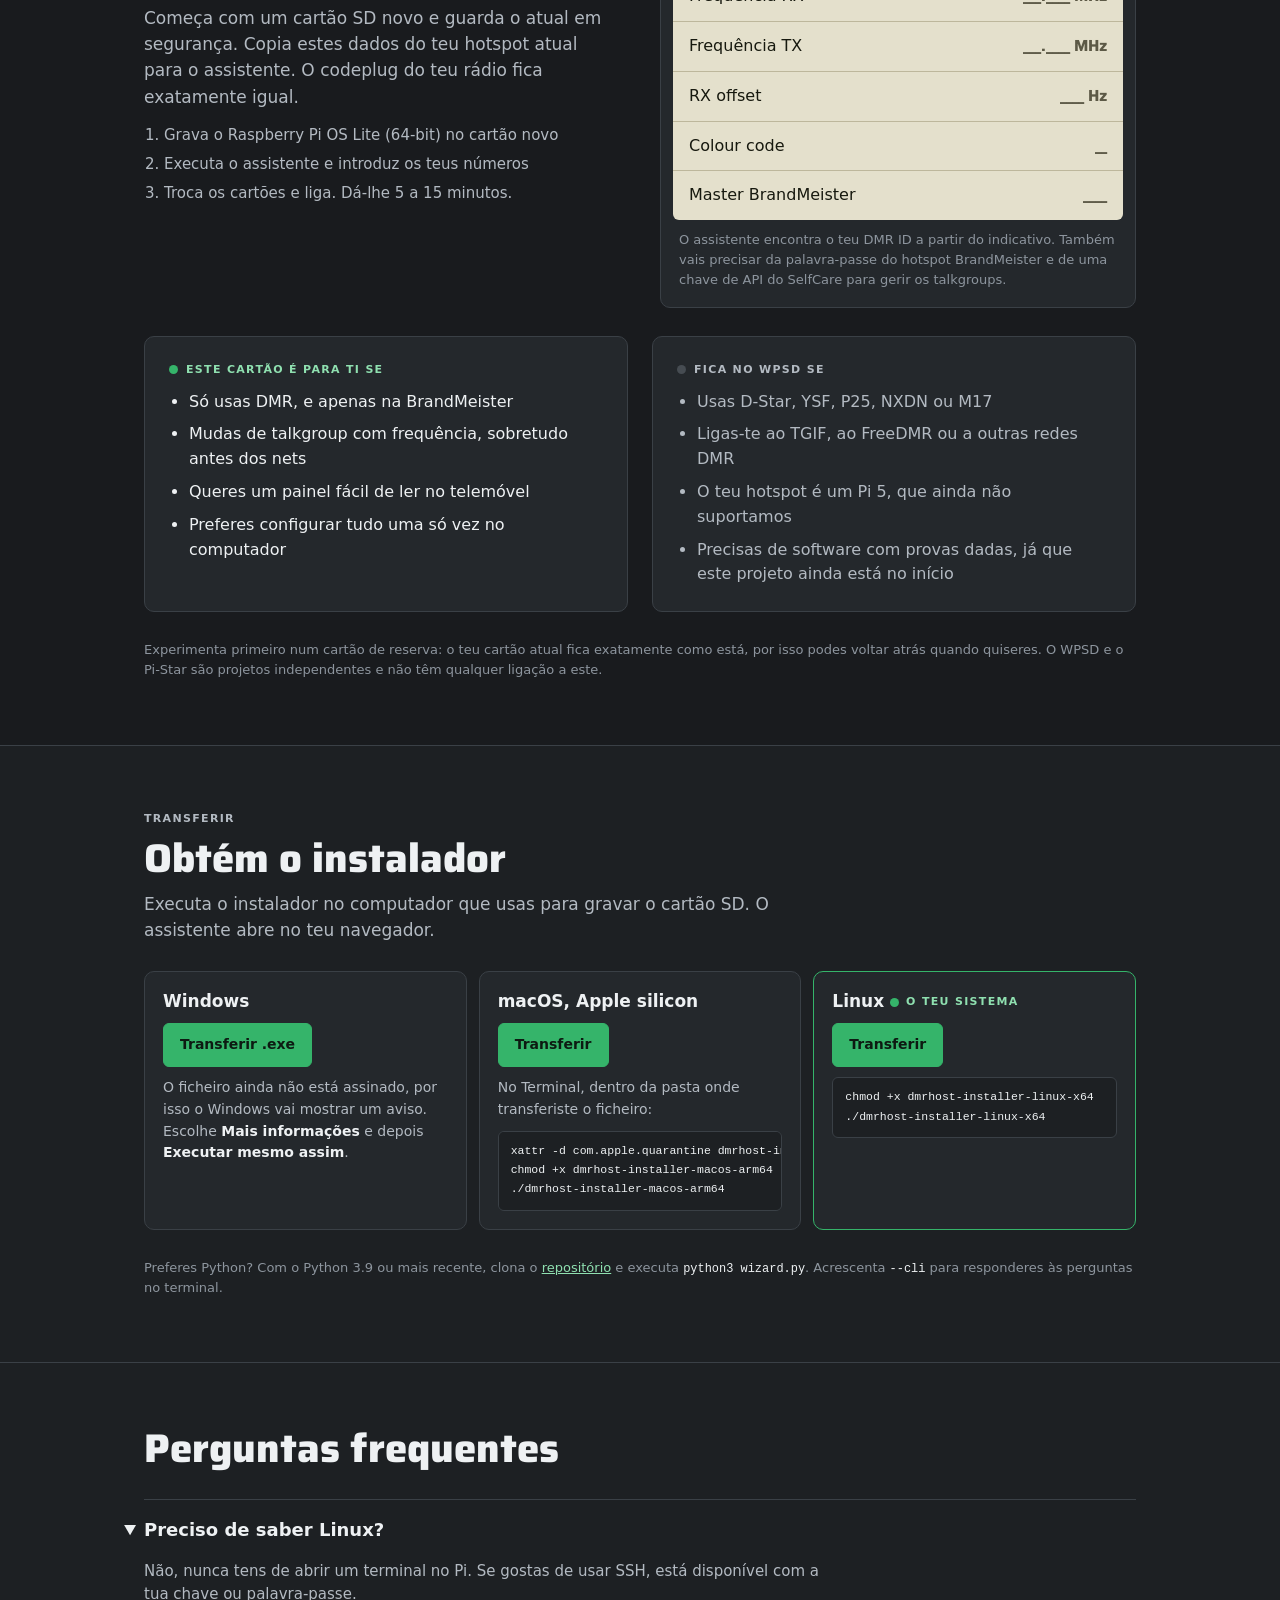
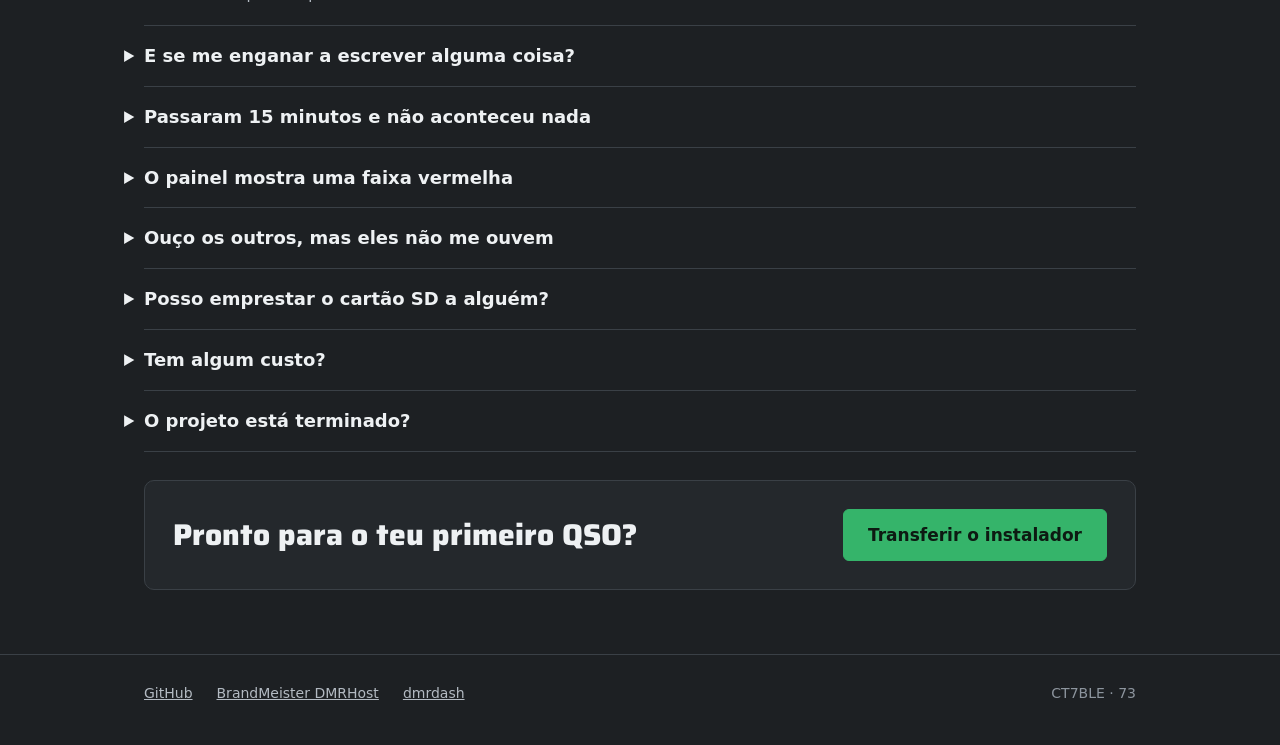
<file: pt/index.html>
<!doctype html>
<html lang="pt-PT">
<head>
<meta charset="utf-8">
<meta name="viewport" content="width=device-width, initial-scale=1">
<title>Hotspot DMR para BrandMeister · Instalador DMRHost</title>
<meta name="description" content="Configura um hotspot DMR BrandMeister num Raspberry Pi sem Linux, ou muda do WPSD ou Pi-Star. Um assistente prepara o cartão SD; o Pi faz o resto.">
<link rel="canonical" href="https://jcalado.com/dmrhost-installer/pt/">
<link rel="alternate" hreflang="en" href="https://jcalado.com/dmrhost-installer/">
<link rel="alternate" hreflang="de-DE" href="https://jcalado.com/dmrhost-installer/de/">
<link rel="alternate" hreflang="pt-PT" href="https://jcalado.com/dmrhost-installer/pt/">
<link rel="alternate" hreflang="fr-FR" href="https://jcalado.com/dmrhost-installer/fr/">
<link rel="alternate" hreflang="es-ES" href="https://jcalado.com/dmrhost-installer/es/">
<link rel="alternate" hreflang="it-IT" href="https://jcalado.com/dmrhost-installer/it/">
<link rel="alternate" hreflang="x-default" href="https://jcalado.com/dmrhost-installer/">
<meta name="theme-color" content="#1d2023">
<meta property="og:type" content="website">
<meta property="og:site_name" content="Instalador de hotspot DMRHost">
<meta property="og:title" content="Hotspot DMR para BrandMeister · Instalador DMRHost">
<meta property="og:description" content="Configura um hotspot DMR BrandMeister num Raspberry Pi sem Linux, ou muda do WPSD ou Pi-Star. Um assistente prepara o cartão SD; o Pi faz o resto.">
<meta property="og:url" content="https://jcalado.com/dmrhost-installer/pt/">
<meta property="og:image" content="https://jcalado.com/dmrhost-installer/og-image.png">
<meta property="og:image:width" content="1200">
<meta property="og:image:height" content="630">
<meta property="og:image:alt" content="Um painel a mostrar um rádio a transmitir no talkgroup 91.">
<meta property="og:locale" content="pt_PT">
<meta property="og:locale:alternate" content="en_GB">
<meta name="twitter:card" content="summary_large_image">
<script type="application/ld+json">
{
  "@context": "https://schema.org",
  "@type": "SoftwareApplication",
  "name": "Instalador de hotspot DMRHost",
  "description": "Transforma um Raspberry Pi com um hat MMDVM_HS num hotspot DMR BrandMeister, com o BrandMeister DMRHost e o painel dmrdash. A configuração é feita no computador; o Pi instala-se sozinho no primeiro arranque.",
  "url": "https://jcalado.com/dmrhost-installer/pt/",
  "applicationCategory": "UtilitiesApplication",
  "operatingSystem": "Windows, macOS, Linux",
  "downloadUrl": "https://github.com/jcalado/dmrhost-installer/releases/latest",
  "license": "https://opensource.org/licenses/MIT",
  "isAccessibleForFree": true,
  "offers": { "@type": "Offer", "price": "0", "priceCurrency": "EUR" },
  "screenshot": "https://jcalado.com/dmrhost-installer/assets/dmrdash-desktop.webp",
  "sameAs": "https://github.com/jcalado/dmrhost-installer",
  "author": { "@type": "Person", "name": "CT7BLE", "url": "https://github.com/jcalado" }
}
</script>
<link rel="icon" href="../favicon.svg" type="image/svg+xml">
<link rel="preconnect" href="https://fonts.googleapis.com">
<link rel="preconnect" href="https://fonts.gstatic.com" crossorigin>
<link rel="stylesheet" href="https://fonts.googleapis.com/css2?family=Saira:wght@700;800&display=swap">
<link rel="stylesheet" href="../styles.css">
</head>
<body>
<a class="skip" href="#main">Saltar para o conteúdo</a>

<header class="wrap nav">
  <a class="nav-brand" href="./">Instalador de hotspot DMRHost</a>
  <nav class="nav-links" aria-label="Principal">
    <a class="hide-sm" href="#how">Como funciona</a>
    <a class="hide-sm" href="#tour">Painel</a>
    <a class="hide-sm" href="#need">O que precisas</a>
    <a class="hide-sm" href="#from-wpsd">Vindo do WPSD</a>
    <details class="lang">
      <summary aria-label="Idioma: Português"><svg viewBox="0 0 16 16" width="16" height="16" aria-hidden="true"><circle cx="8" cy="8" r="6.5"/><path d="M1.5 8h13M8 1.5c-2 2-2.8 4.2-2.8 6.5s.8 4.5 2.8 6.5M8 1.5c2 2 2.8 4.2 2.8 6.5s-.8 4.5-2.8 6.5"/></svg>PT</summary>
      <ul>
        <li><a href="../" hreflang="en" lang="en">English</a></li>
        <li><a href="../de/" hreflang="de-DE" lang="de-DE">Deutsch</a></li>
        <li><a href="../es/" hreflang="es-ES" lang="es-ES">Español</a></li>
        <li><a href="../fr/" hreflang="fr-FR" lang="fr-FR">Français</a></li>
        <li><a href="../it/" hreflang="it-IT" lang="it-IT">Italiano</a></li>
        <li><a href="../pt/" hreflang="pt-PT" lang="pt-PT" aria-current="page">Português</a></li>
      </ul>
    </details>
    <a class="btn btn-go" href="#download">Transferir</a>
  </nav>
</header>

<main id="main">

  <!-- Hero: for everyone, with a signpost for each audience -->
  <section class="wrap hero">
    <div class="hero-copy">
      <span class="tag">RASPBERRY PI + MMDVM_HS · BRANDMEISTER</span>
      <h1>Um hotspot DMR que configuras e esqueces.</h1>
      <p class="lede">Preenche um assistente no teu computador, liga o Pi e ele configura-se sozinho com o DMRHost da BrandMeister e um painel. Sem Linux, sem ficheiros de configuração.</p>
      <div class="actions">
        <a class="btn btn-go btn-lg" href="#download">Transferir o instalador</a>
        <a class="text-link" href="#need">Vê primeiro o que precisas</a>
      </div>
      <ul class="ticks">
        <li><span class="led" aria-hidden="true"></span>Gratuito e de código aberto</li>
        <li><span class="led" aria-hidden="true"></span>Windows, macOS, Linux</li>
        <li><span class="led" aria-hidden="true"></span>No ar 5 a 15 minutos depois de ligar</li>
      </ul>
    </div>
    <div class="hero-vfo">
      <figure class="module vfo" style="margin:0">
        <div class="vfo-head">
          <span class="slot-tag">B</span>
          <span class="label">Timeslot 2</span>
          <span class="vfo-state"><span class="led led-tx" aria-hidden="true"></span>TX</span>
        </div>
        <div class="vfo-lcd">
          <div class="vfo-top">
            <span class="vfo-call">N0CALL</span>
            <span class="vfo-timer">0:12<span class="src">RF</span></span>
          </div>
          <div class="vfo-tg"><b>91</b><span>Mundial</span></div>
          <figcaption class="vfo-meta">A tua primeira transmissão, tal como o painel a mostra</figcaption>
        </div>
      </figure>
    </div>
    <nav class="paths" aria-label="Por onde começar">
      <a href="#basics"><b>Novo no DMR?</b><span>O que é um hotspot, e as cinco palavras que vais encontrar</span><i aria-hidden="true">↓</i></a>
      <a href="#from-wpsd"><b>Vens do WPSD ou Pi-Star?</b><span>O que muda, e quando é melhor ficares onde estás</span><i aria-hidden="true">↓</i></a>
    </nav>
  </section>

  <!-- How it works -->
  <section class="section" id="how">
    <div class="wrap">
      <div class="head">
        <span class="label">Como funciona</span>
        <h2>Três passos, o tempo de um café.</h2>
      </div>
      <ol class="steps">
        <li class="module step">
          <span class="step-n" aria-hidden="true">1</span>
          <div class="step-body">
            <h3>Formata o cartão e grava o Raspberry Pi OS</h3>
            <p>Coloca um cartão SD no computador e abre o <a href="https://www.raspberrypi.com/software/">Raspberry Pi Imager</a>, que é gratuito. Escolhe <em>Raspberry Pi OS Lite (64-bit)</em> e depois clica em <em>Skip customisation</em>: não definas aí nome, utilizador nem Wi-Fi, porque o assistente trata disso. O Imager formata o cartão enquanto grava.</p>
          </div>
        </li>
        <li class="module step">
          <span class="step-n" aria-hidden="true">2</span>
          <div class="step-body">
            <h3>Executa o assistente no mesmo computador</h3>
            <p>Quando o Imager terminar, abre o assistente com o cartão ainda no computador. Se o Imager o ejetou, tira-o e volta a colocá-lo. Indica o teu indicativo, o Wi-Fi, o hat e as frequências, e o assistente configura o DMRHost no cartão. Instalar o painel dmrdash fica ao teu critério.</p>
          </div>
        </li>
        <li class="module step">
          <span class="step-n" aria-hidden="true">3</span>
          <div class="step-body">
            <h3>Liga o Pi e vai tomar um café</h3>
            <p>O primeiro arranque demora 5 a 15 minutos. Não precisas de ficar a ver, mas é isto que ele faz:</p>
            <ol class="log">
              <li><span class="ok">OK</span><span>Instala o BrandMeister DMRHost</span></li>
              <li><span class="ok">OK</span><span>Configura o hat, as frequências e o OLED</span></li>
              <li><span class="ok">OK</span><span>Instala o painel dmrdash, se o escolheste</span></li>
              <li><span class="ok">OK</span><span>Apaga as tuas palavras-passe do cartão</span></li>
              <li class="air"><span class="ok">NO AR</span><span>O OLED acende-se. Estás na BrandMeister.</span></li>
            </ol>
          </div>
        </li>
      </ol>
    </div>
  </section>

  <!-- Dashboard tour -->
  <section class="section deep" id="tour">
    <div class="wrap">
      <div class="head">
        <span class="label">Visita ao painel</span>
        <h2>Vê quem está a falar e muda de talkgroup, a partir do telemóvel.</h2>
        <p>Depois de arrancar, abre <code>http://&lt;nome do hotspot&gt;.local:8080</code> em qualquer telemóvel ou computador da tua rede.</p>
      </div>
      <div class="tour">
        <img src="../assets/dmrdash-desktop.webp" srcset="../assets/dmrdash-desktop-1280.webp 1280w, ../assets/dmrdash-desktop.webp 2560w" sizes="(max-width: 1040px) 100vw, 992px" width="2560" height="1800" loading="lazy" alt="O painel dmrdash mostra a luz de estado do hotspot, o timeslot 1 a transmitir, o timeslot 2 a receber e a lista dos últimos ouvidos.">
        <span class="pin" style="left:63.4%; top:3.2%" aria-hidden="true">1</span>
        <span class="pin" style="left:26.5%; top:19.5%" aria-hidden="true">2</span>
        <span class="pin" style="left:19.5%; top:26.6%" aria-hidden="true">3</span>
        <span class="pin" style="left:86.5%; top:11.4%" aria-hidden="true">4</span>
        <span class="pin" style="left:44.8%; top:36.8%" aria-hidden="true">5</span>
        <span class="pin" style="left:16%; top:44.4%" aria-hidden="true">6</span>
      </div>
      <ol class="tour-key">
        <li><span class="pin-key" aria-hidden="true">1</span><span><strong>Luz de estado.</strong> <span class="muted">Uma só luz para o software do hotspot, a placa de rádio e a ligação à BrandMeister. Verde é bom sinal. Toca nela para ver os detalhes e os controlos.</span></span></li>
        <li><span class="pin-key" aria-hidden="true">2</span><span><strong>Quem está a falar.</strong> <span class="muted">O painel fica vermelho quando transmites, e creme quando é outra pessoa.</span></span></li>
        <li><span class="pin-key" aria-hidden="true">3</span><span><strong>Onde.</strong> <span class="muted">Vê o talkgroup e o respetivo nome, com o nome de quem fala por baixo.</span></span></li>
        <li><span class="pin-key" aria-hidden="true">4</span><span><strong>Parar chamada.</strong> <span class="muted">Corta uma conversa que não queres ouvir no teu hotspot.</span></span></li>
        <li><span class="pin-key" aria-hidden="true">5</span><span><strong>Os teus talkgroups.</strong> <span class="muted">Escolhe os que queres ouvir sempre, em cada timeslot. A chave de API que puseste no assistente permite mudá-los sem teres de entrar na BrandMeister.</span></span></li>
        <li><span class="pin-key" aria-hidden="true">6</span><span><strong>Últimos ouvidos.</strong> <span class="muted">Vê quem esteve no ar recentemente, com ligações para os procurares no QRZ.com.</span></span></li>
      </ol>
      <div class="tour-more">
        <img src="../assets/dmrdash-phone.webp" width="780" height="1688" loading="lazy" alt="O painel dmrdash no ecrã de um telemóvel.">
        <ul>
          <li><strong>Feito para telemóveis</strong>: lê-se bem com o braço esticado, enquanto seguras o rádio na outra mão.</li>
          <li><strong>Predefinições</strong>: guarda conjuntos como «Dia a dia» ou «Noite do net» e alterna entre eles com um toque. Só muda o que é diferente.</li>
          <li><strong>Estáticos com horário</strong>: põe o talkgroup do teu net semanal a ligar-se só quando o net se reúne, com a hora indicada em hora local.</li>
          <li><strong>Ajuda na receção</strong>: se o áudio sai entrecortado, sugere um RX offset melhor e afina-o enquanto transmites, e depois pergunta antes de o guardar.</li>
          <li><strong>Avisos claros</strong>: aparece uma faixa vermelha quando algo está mal, e fica tudo calmo quando está tudo bem.</li>
        </ul>
      </div>
    </div>
  </section>

  <!-- What you need -->
  <section class="section" id="need">
    <div class="wrap">
      <div class="head">
        <span class="label">O que precisas</span>
        <h2>A lista de compras do teu hotspot</h2>
        <p>Já tens um hotspot? O teu Pi e o hat MMDVM_HS servem tal como estão.</p>
      </div>
      <div class="grid">
        <div class="card">
          <h3>Um Raspberry Pi</h3>
          <p>Precisas de um Zero 2 W, 3 ou 4. O Zero 2 W é pequeno, barato e é o que está na maioria dos hotspots. O Pi 5 ainda não é suportado.</p>
        </div>
        <div class="card">
          <h3>Um hat MMDVM_HS</h3>
          <p>Esta pequena placa de rádio encaixa nos pinos do Pi. Podes escolher simplex (uma frequência) ou duplex (duas). Um ecrã OLED é um extra útil.</p>
        </div>
        <div class="card">
          <h3>Um cartão SD de 8 GB ou mais</h3>
          <p>E também uma forma de o ligar ao computador.</p>
        </div>
        <div class="card">
          <h3>Uma conta BrandMeister</h3>
          <p>Define primeiro uma <strong>palavra-passe de segurança do hotspot</strong> no SelfCare. É diferente da palavra-passe de acesso, e o assistente mostra-te onde a encontrar. Também vais precisar de uma <strong>chave de API do SelfCare</strong> para gerir os talkgroups a partir do painel.</p>
        </div>
        <div class="card">
          <h3>Um rádio DMR e um DMR ID</h3>
          <p>O teu ID vem do radioid.net. Basta escreveres o indicativo no assistente e ele encontra o ID por ti.</p>
        </div>
        <div class="card">
          <h3>A tua licença de amador</h3>
          <p>Um hotspot é um emissor. Escolhe frequências permitidas pela tua licença e pelo plano de banda local.</p>
        </div>
      </div>
    </div>
  </section>

  <!-- New to DMR -->
  <section class="section" id="basics">
    <div class="wrap">
      <div class="head">
        <span class="label">Novo no DMR?</span>
        <h2>Um pequeno repetidor pessoal na tua secretária.</h2>
        <p>Não tens um repetidor ao alcance? Um hotspot ouve o teu rádio a poucos metros, em UHF, e leva a tua voz à BrandMeister pela internet. Outros radioamadores de todo o mundo ouvem-te no mesmo talkgroup.</p>
      </div>
      <ol class="flow">
        <li><b>O teu rádio</b><span>Um portátil ou móvel DMR</span></li>
        <li class="hop" aria-hidden="true">UHF</li>
        <li class="lcd"><b>Hotspot</b><span>Raspberry Pi + hat MMDVM_HS. É isto que configuramos.</span></li>
        <li class="hop" aria-hidden="true">INTERNET</li>
        <li><b>BrandMeister</b><span>A rede DMR mundial</span></li>
        <li class="hop" aria-hidden="true">TG 91</li>
        <li><b>Todos os outros</b><span>Em hotspots e repetidores de todo o mundo</span></li>
      </ol>

      <div class="split sub">
        <div class="head">
          <h3 class="display sub-h">Cria um canal com os números do assistente.</h3>
          <p>A frequência de receção do hotspot é a frequência de emissão do teu rádio, e vice-versa. O assistente mostra as duas do ponto de vista do rádio, para as copiares diretamente para o codeplug.</p>
        </div>
        <figure class="module channel" style="margin:0">
          <dl class="lcd">
            <div><dt>TX DO RÁDIO</dt><dd>432.0000</dd></div>
            <div><dt>RX DO RÁDIO</dt><dd>434.0000</dd></div>
            <div><dt>COLOUR CODE</dt><dd>1</dd></div>
            <div><dt>SLOTS</dt><dd>TS1 + TS2</dd></div>
          </dl>
          <figcaption class="fine">Valores de exemplo para um hat duplex. Usa os teus.</figcaption>
        </figure>
      </div>

      <div class="sub">
        <h3 class="display sub-h">O DMR explicado em cinco termos</h3>
        <dl class="glossary">
          <div><dt>Talkgroup (TG)</dt><dd>Um canal partilhado na rede. O TG 91 é mundial, e a maioria dos países tem o seu.</dd></div>
          <div><dt>Timeslot (TS1, TS2)</dt><dd>O DMR põe duas conversas numa só frequência. Um hat simplex usa só o TS2.</dd></div>
          <div><dt>Colour code (CC)</dt><dd>Funciona como um tom CTCSS, mas para DMR. O rádio e o hotspot têm de coincidir; o 1 serve.</dd></div>
          <div><dt>Talkgroup estático</dt><dd>Este canal está sempre ligado, por isso ouve-lo sem carregar no PTT. O painel configura-os por ti.</dd></div>
          <div><dt>Talkgroup dinâmico</dt><dd>Liga-se quando carregas no PTT e desliga-se quando o canal fica em silêncio.</dd></div>
        </dl>
      </div>
    </div>
  </section>

  <!-- Coming from WPSD -->
  <section class="section deep" id="from-wpsd">
    <div class="wrap">
      <div class="head">
        <span class="label">Vens do WPSD ou Pi-Star?</span>
        <h2>Só usas DMR na BrandMeister? Usa o software de host da própria BrandMeister.</h2>
        <p>Usa o Pi e o hat MMDVM_HS que já tens. Este cartão corre o DMRHost, o software de hotspot feito pela BrandMeister, e gere os teus talkgroups sem teres de abrir o SelfCare.</p>
      </div>
      <div class="table-box">
        <table class="compare">
          <thead>
            <tr>
              <td style="width: 18%"></td>
              <th scope="col">UMA IMAGEM MULTIMODO</th>
              <th scope="col" class="ours">ESTE CARTÃO</th>
            </tr>
          </thead>
          <tbody>
            <tr><th scope="row">Instalação</th><td data-label="Imagem multimodo">Primeiro arrancas, depois procuras o Pi e configura-lo na página web dele</td><td class="ours" data-label="Este cartão">Primeiro respondes a um assistente no computador; o Pi arranca já todo configurado</td></tr>
            <tr><th scope="row">Software de host</th><td data-label="Imagem multimodo">MMDVMHost e gateways para muitos modos</td><td class="ours" data-label="Este cartão">BrandMeister DMRHost, diretamente do repositório apt da BrandMeister</td></tr>
            <tr><th scope="row">Talkgroups</th><td data-label="Imagem multimodo">Tens de entrar no SelfCare para mudar os estáticos</td><td class="ours" data-label="Este cartão">Adiciona estáticos, estáticos com horário e predefinições diretamente no painel</td></tr>
            <tr><th scope="row">Painel</th><td data-label="Imagem multimodo">Estado e últimos ouvidos</td><td class="ours" data-label="Este cartão">Os dois timeslots, estado da ligação, evolução do BER e um afinador de RX offset</td></tr>
            <tr><th scope="row">Âmbito</th><td data-label="Imagem multimodo">Muitos modos e redes</td><td class="ours" data-label="Este cartão">DMR na BrandMeister, e absolutamente mais nada.</td></tr>
          </tbody>
        </table>
      </div>

      <div class="split sub" style="align-items: flex-start">
        <div class="head">
          <h3 class="display sub-h">Copia cinco números e troca os cartões.</h3>
          <p>Começa com um cartão SD novo e guarda o atual em segurança. Copia estes dados do teu hotspot atual para o assistente. O codeplug do teu rádio fica exatamente igual.</p>
          <ol class="muted moves">
            <li>Grava o Raspberry Pi OS Lite (64-bit) no cartão novo</li>
            <li>Executa o assistente e introduz os teus números</li>
            <li>Troca os cartões e liga. Dá-lhe 5 a 15 minutos.</li>
          </ol>
        </div>
        <figure class="module bring" style="margin:0">
          <figcaption class="label" style="padding: 2px 6px 10px">O que tens de copiar</figcaption>
          <ul class="lcd">
            <li><span>Frequência RX</span><span>___.____ MHz</span></li>
            <li><span>Frequência TX</span><span>___.____ MHz</span></li>
            <li><span>RX offset</span><span>____ Hz</span></li>
            <li><span>Colour code</span><span>__</span></li>
            <li><span>Master BrandMeister</span><span>____</span></li>
          </ul>
          <p class="fine" style="margin: 10px 6px 4px">O assistente encontra o teu DMR ID a partir do indicativo. Também vais precisar da palavra-passe do hotspot BrandMeister e de uma chave de API do SelfCare para gerir os talkgroups.</p>
        </figure>
      </div>

      <div class="fit">
        <div class="module">
          <span class="label" style="display: inline-flex; align-items: center; gap: 8px; color: var(--rx-text)"><span class="led" aria-hidden="true"></span>Este cartão é para ti se</span>
          <ul>
            <li>Só usas DMR, e apenas na BrandMeister</li>
            <li>Mudas de talkgroup com frequência, sobretudo antes dos nets</li>
            <li>Queres um painel fácil de ler no telemóvel</li>
            <li>Preferes configurar tudo uma só vez no computador</li>
          </ul>
        </div>
        <div class="module">
          <span class="label" style="display: inline-flex; align-items: center; gap: 8px"><span class="led led-off" aria-hidden="true"></span>Fica no WPSD se</span>
          <ul class="muted">
            <li>Usas D-Star, YSF, P25, NXDN ou M17</li>
            <li>Ligas-te ao TGIF, ao FreeDMR ou a outras redes DMR</li>
            <li>O teu hotspot é um Pi 5, que ainda não suportamos</li>
            <li>Precisas de software com provas dadas, já que este projeto ainda está no início</li>
          </ul>
        </div>
      </div>
      <p class="fine">Experimenta primeiro num cartão de reserva: o teu cartão atual fica exatamente como está, por isso podes voltar atrás quando quiseres. O WPSD e o Pi-Star são projetos independentes e não têm qualquer ligação a este.</p>
    </div>
  </section>

  <!-- Download -->
  <section class="section" id="download">
    <div class="wrap">
      <div class="head">
        <span class="label">Transferir</span>
        <h2>Obtém o instalador</h2>
        <p>Executa o instalador no computador que usas para gravar o cartão SD. O assistente abre no teu navegador.</p>
      </div>
      <div class="downloads">
        <div class="module dl" data-os="windows">
          <h3>Windows <span class="yours label"><span class="led" aria-hidden="true"></span>O teu sistema</span></h3>
          <a class="btn btn-go" href="https://github.com/jcalado/dmrhost-installer/releases/latest/download/dmrhost-installer-windows-x64.exe">Transferir .exe</a>
          <p>O ficheiro ainda não está assinado, por isso o Windows vai mostrar um aviso. Escolhe <strong>Mais informações</strong> e depois <strong>Executar mesmo assim</strong>.</p>
        </div>
        <div class="module dl" data-os="mac">
          <h3>macOS, Apple silicon <span class="yours label"><span class="led" aria-hidden="true"></span>O teu sistema</span></h3>
          <a class="btn btn-go" href="https://github.com/jcalado/dmrhost-installer/releases/latest/download/dmrhost-installer-macos-arm64">Transferir</a>
          <p>No Terminal, dentro da pasta onde transferiste o ficheiro:</p>
          <pre><code>xattr -d com.apple.quarantine dmrhost-installer-macos-arm64
chmod +x dmrhost-installer-macos-arm64
./dmrhost-installer-macos-arm64</code></pre>
        </div>
        <div class="module dl" data-os="linux">
          <h3>Linux <span class="yours label"><span class="led" aria-hidden="true"></span>O teu sistema</span></h3>
          <a class="btn btn-go" href="https://github.com/jcalado/dmrhost-installer/releases/latest/download/dmrhost-installer-linux-x64">Transferir</a>
          <pre><code>chmod +x dmrhost-installer-linux-x64
./dmrhost-installer-linux-x64</code></pre>
        </div>
      </div>
      <p class="fine">Preferes Python? Com o Python 3.9 ou mais recente, clona o <a href="https://github.com/jcalado/dmrhost-installer">repositório</a> e executa <code>python3 wizard.py</code>. Acrescenta <code>--cli</code> para responderes às perguntas no terminal.</p>
    </div>
  </section>

  <!-- FAQ -->
  <section class="section" id="faq">
    <div class="wrap">
      <h2>Perguntas frequentes</h2>
      <div class="faq">
        <details open>
          <summary>Preciso de saber Linux?</summary>
          <p>Não, nunca tens de abrir um terminal no Pi. Se gostas de usar SSH, está disponível com a tua chave ou palavra-passe.</p>
        </details>
        <details>
          <summary>E se me enganar a escrever alguma coisa?</summary>
          <p>Basta gravar o cartão outra vez com o Imager e voltar a executar o assistente. Os talkgroups e o RX offset podem sempre ser mudados mais tarde no painel.</p>
        </details>
        <details>
          <summary>Passaram 15 minutos e não aconteceu nada</summary>
          <p>Normalmente é um problema de Wi-Fi. Confirma o nome e a palavra-passe da rede, ou liga um cabo Ethernet num Pi 3 ou 4. A instalação volta a tentar a cada minuto, mesmo depois de reiniciar, por isso continua sozinha assim que houver ligação.</p>
        </details>
        <details>
          <summary>O painel mostra uma faixa vermelha</summary>
          <p>Significa que a ligação à BrandMeister está em baixo. Confirma a palavra-passe de segurança do hotspot que definiste no SelfCare, que é diferente da palavra-passe de acesso à BrandMeister.</p>
        </details>
        <details>
          <summary>Ouço os outros, mas eles não me ouvem</summary>
          <p>Confirma que a frequência TX do rádio coincide com a frequência RX do hotspot, e que os colour codes são iguais. Se o áudio falhar, experimenta o afinador de RX offset no painel.</p>
        </details>
        <details>
          <summary>Posso emprestar o cartão SD a alguém?</summary>
          <p>Não o emprestes antes do primeiro arranque. Até lá, o cartão guarda as palavras-passe do hotspot, do Wi-Fi e de acesso em texto simples. O primeiro arranque passa-as para ficheiros protegidos e apaga-as do cartão.</p>
        </details>
        <details>
          <summary>Tem algum custo?</summary>
          <p>Não, é gratuito e de código aberto, com licença MIT. O DMRHost é o software da BrandMeister, e o dmrdash é o painel.</p>
        </details>
        <details>
          <summary>O projeto está terminado?</summary>
          <p>Ainda está no início. As definições que escreve correspondem às de um hotspot que funciona, mas o processo completo, do cartão ao primeiro arranque, ainda não foi testado em hardware real. Relatos são sempre bem-vindos no <a href="https://github.com/jcalado/dmrhost-installer/issues">GitHub</a>.</p>
        </details>
      </div>
      <div class="module callout">
        <div><p class="display">Pronto para o teu primeiro QSO?</p></div>
        <a class="btn btn-go btn-lg" href="#download">Transferir o instalador</a>
      </div>
    </div>
  </section>

</main>

<footer class="footer">
  <div class="wrap">
    <a href="https://github.com/jcalado/dmrhost-installer">GitHub</a>
    <a href="https://github.com/BrandMeister/DMRHost">BrandMeister DMRHost</a>
    <a href="https://github.com/jcalado/dmrdash">dmrdash</a>
    <span class="end">CT7BLE · 73</span>
  </div>
</footer>

<script src="../os.js" defer></script>
<script src="../lang.js" defer></script>
</body>
</html>
</file>
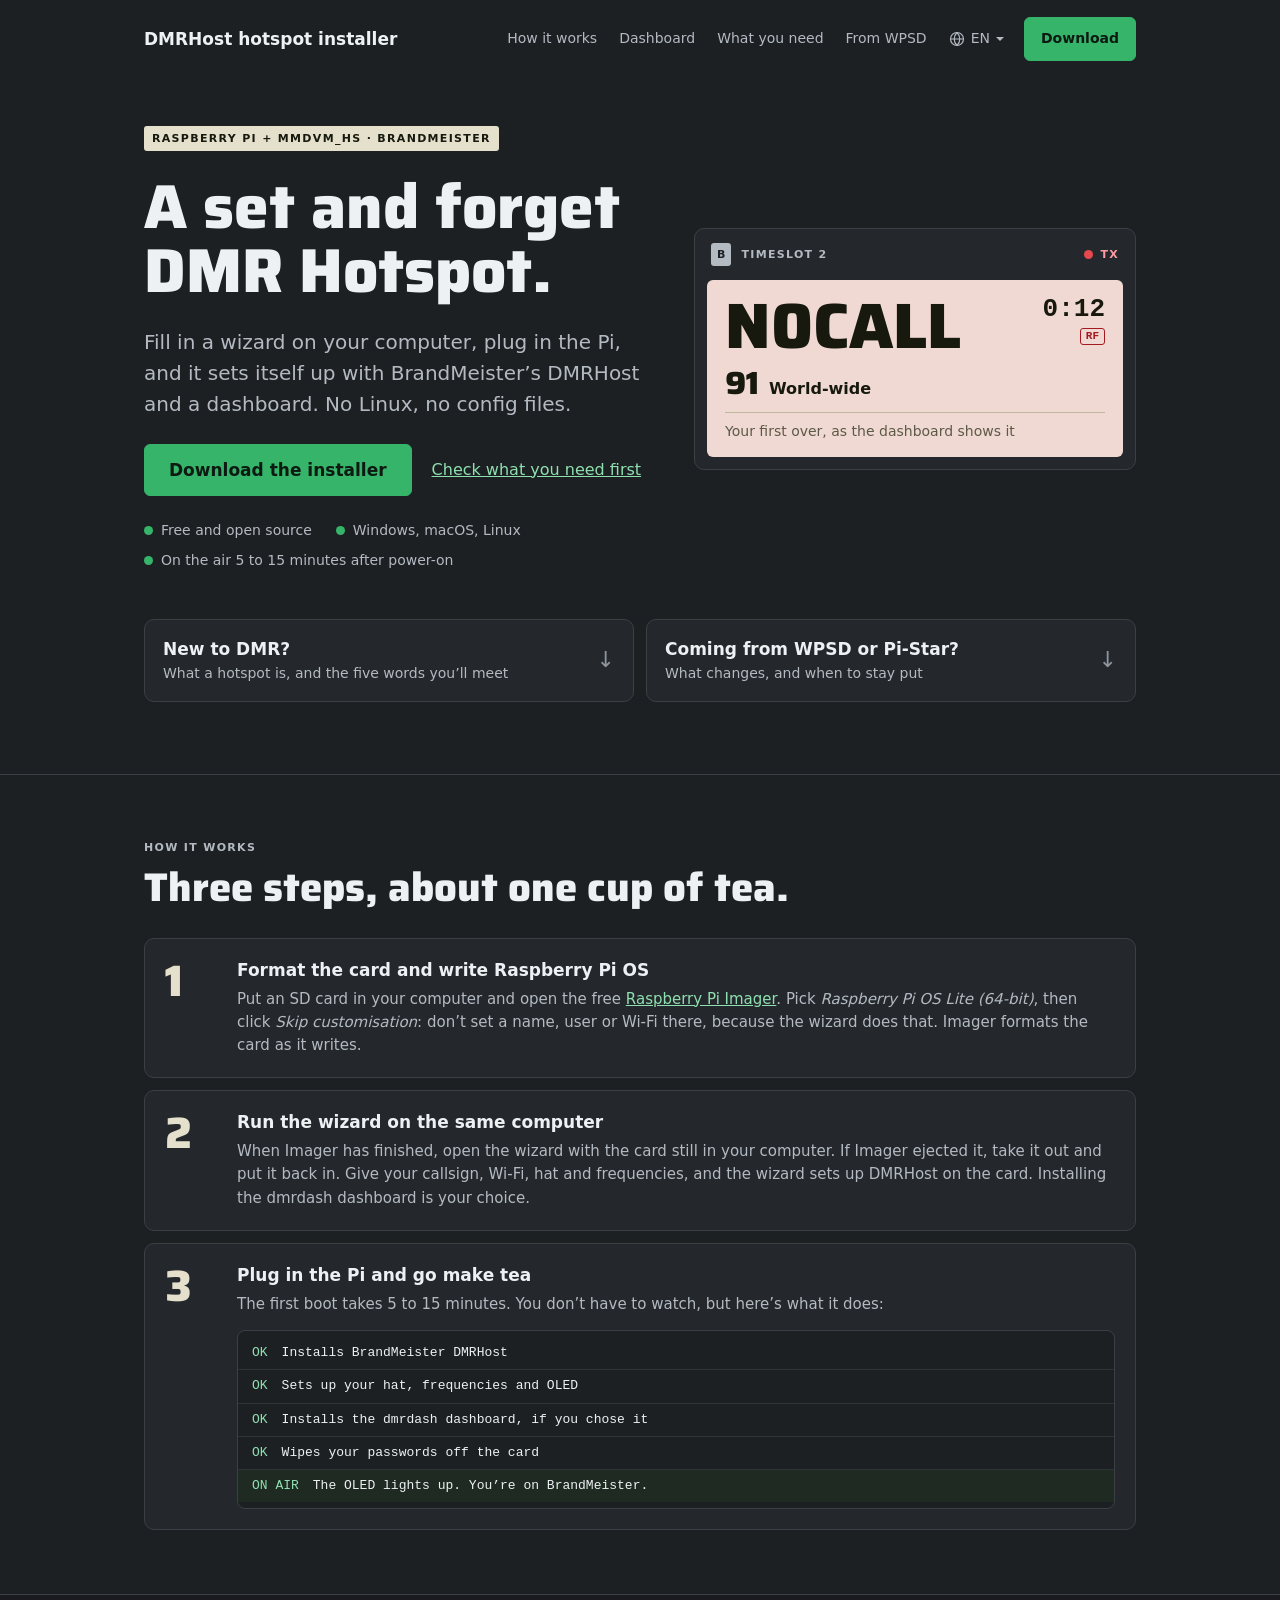
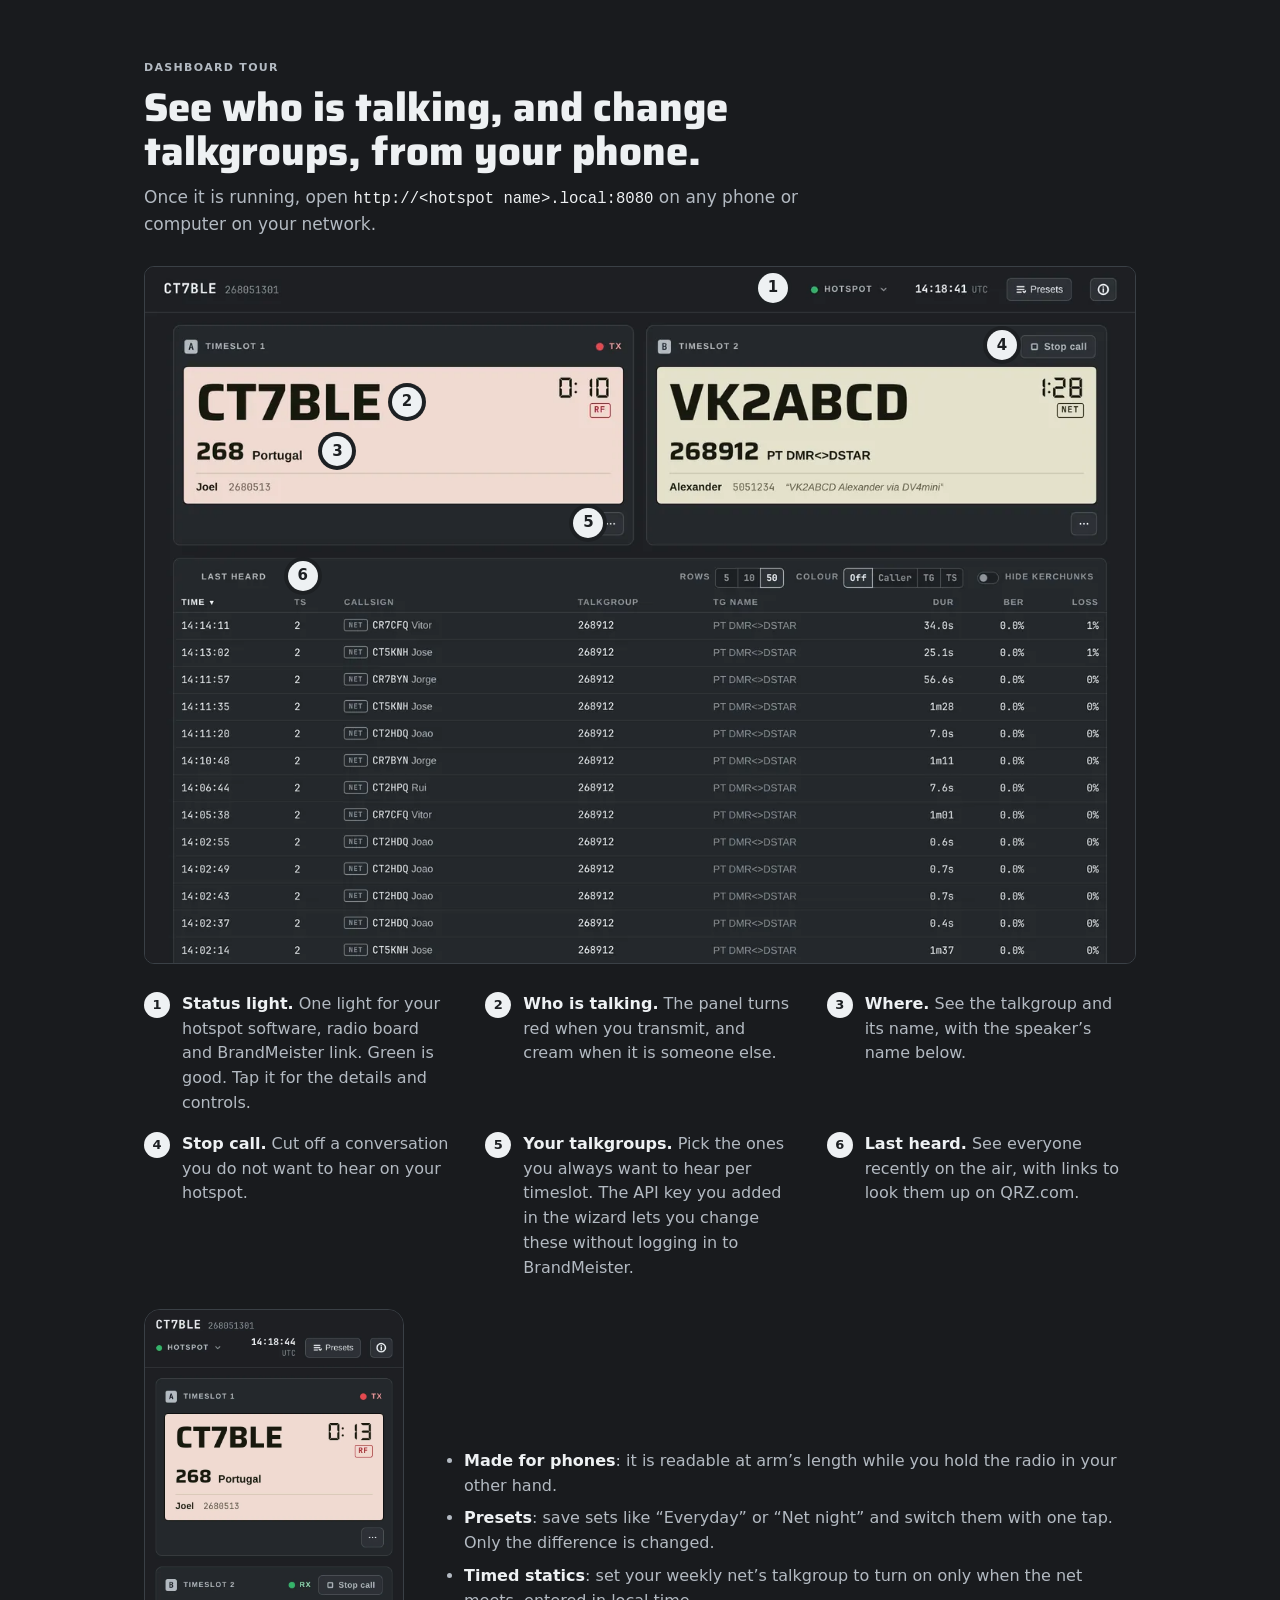
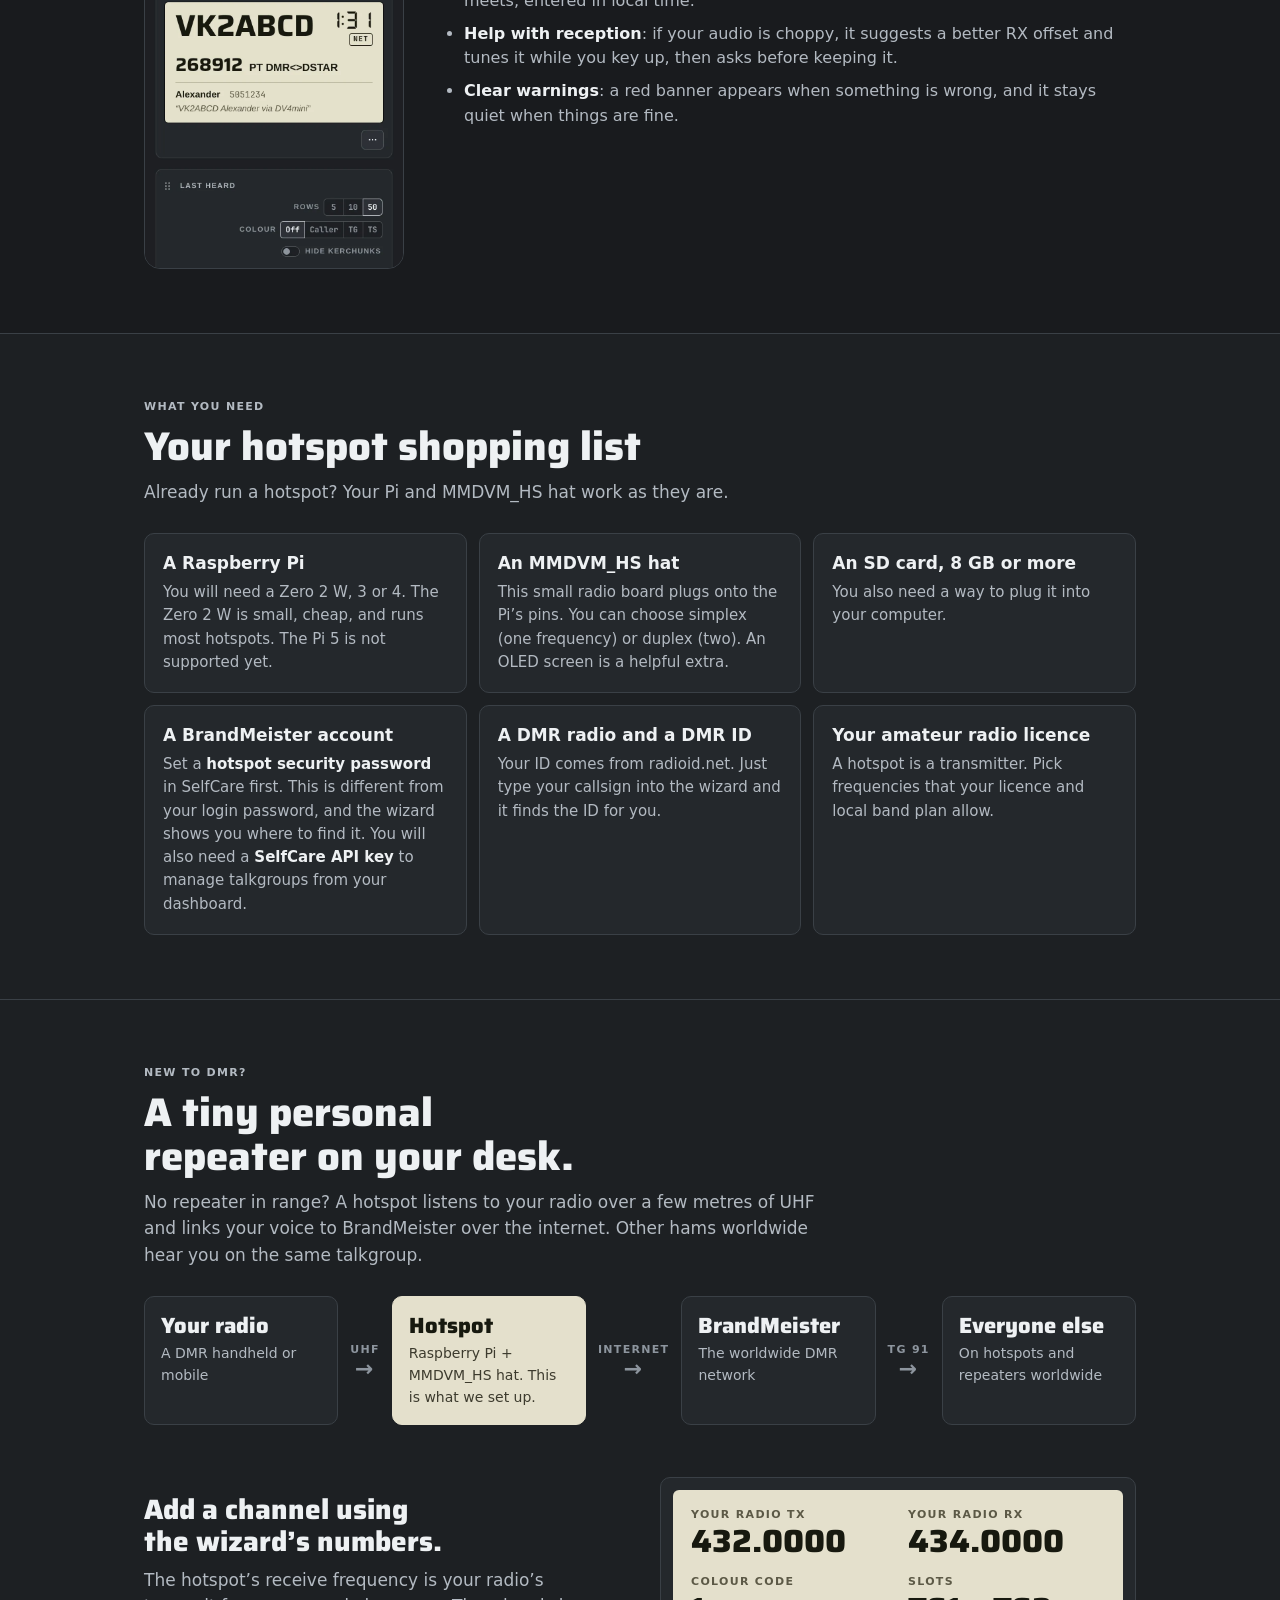
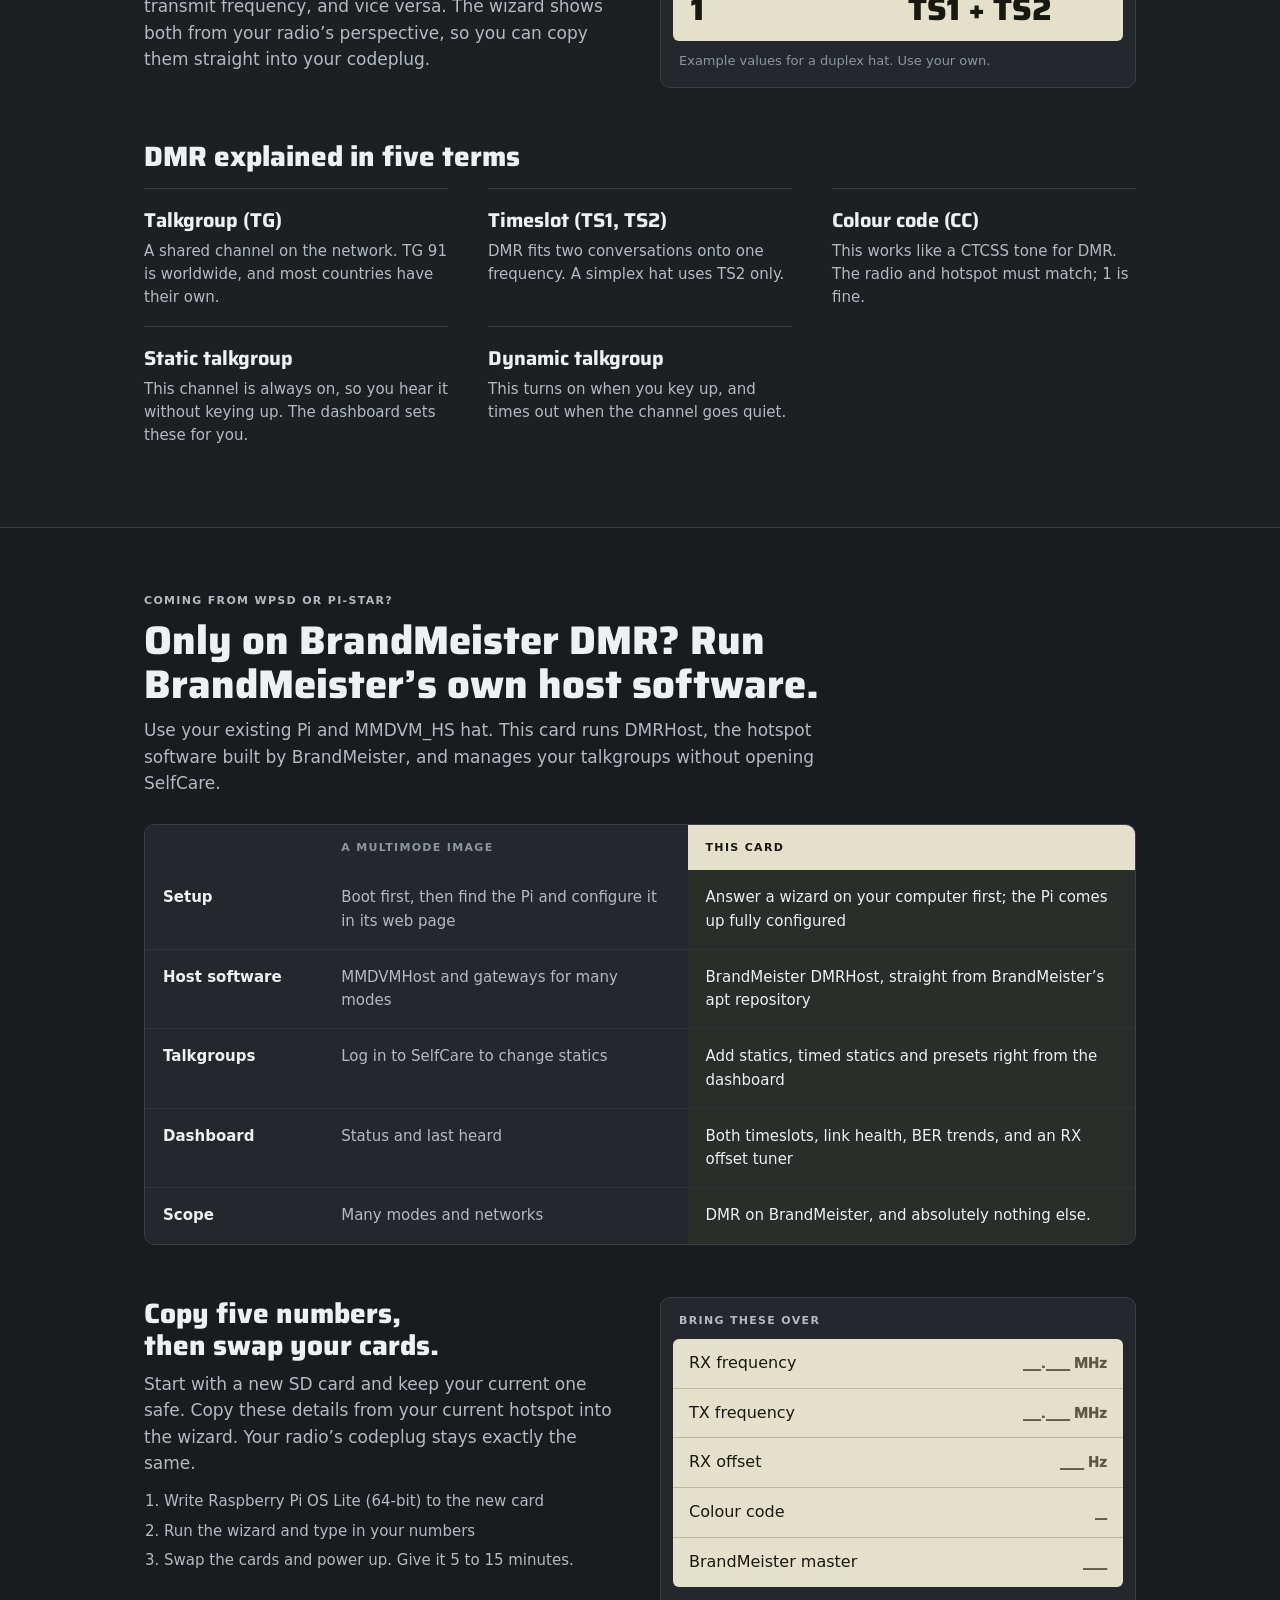
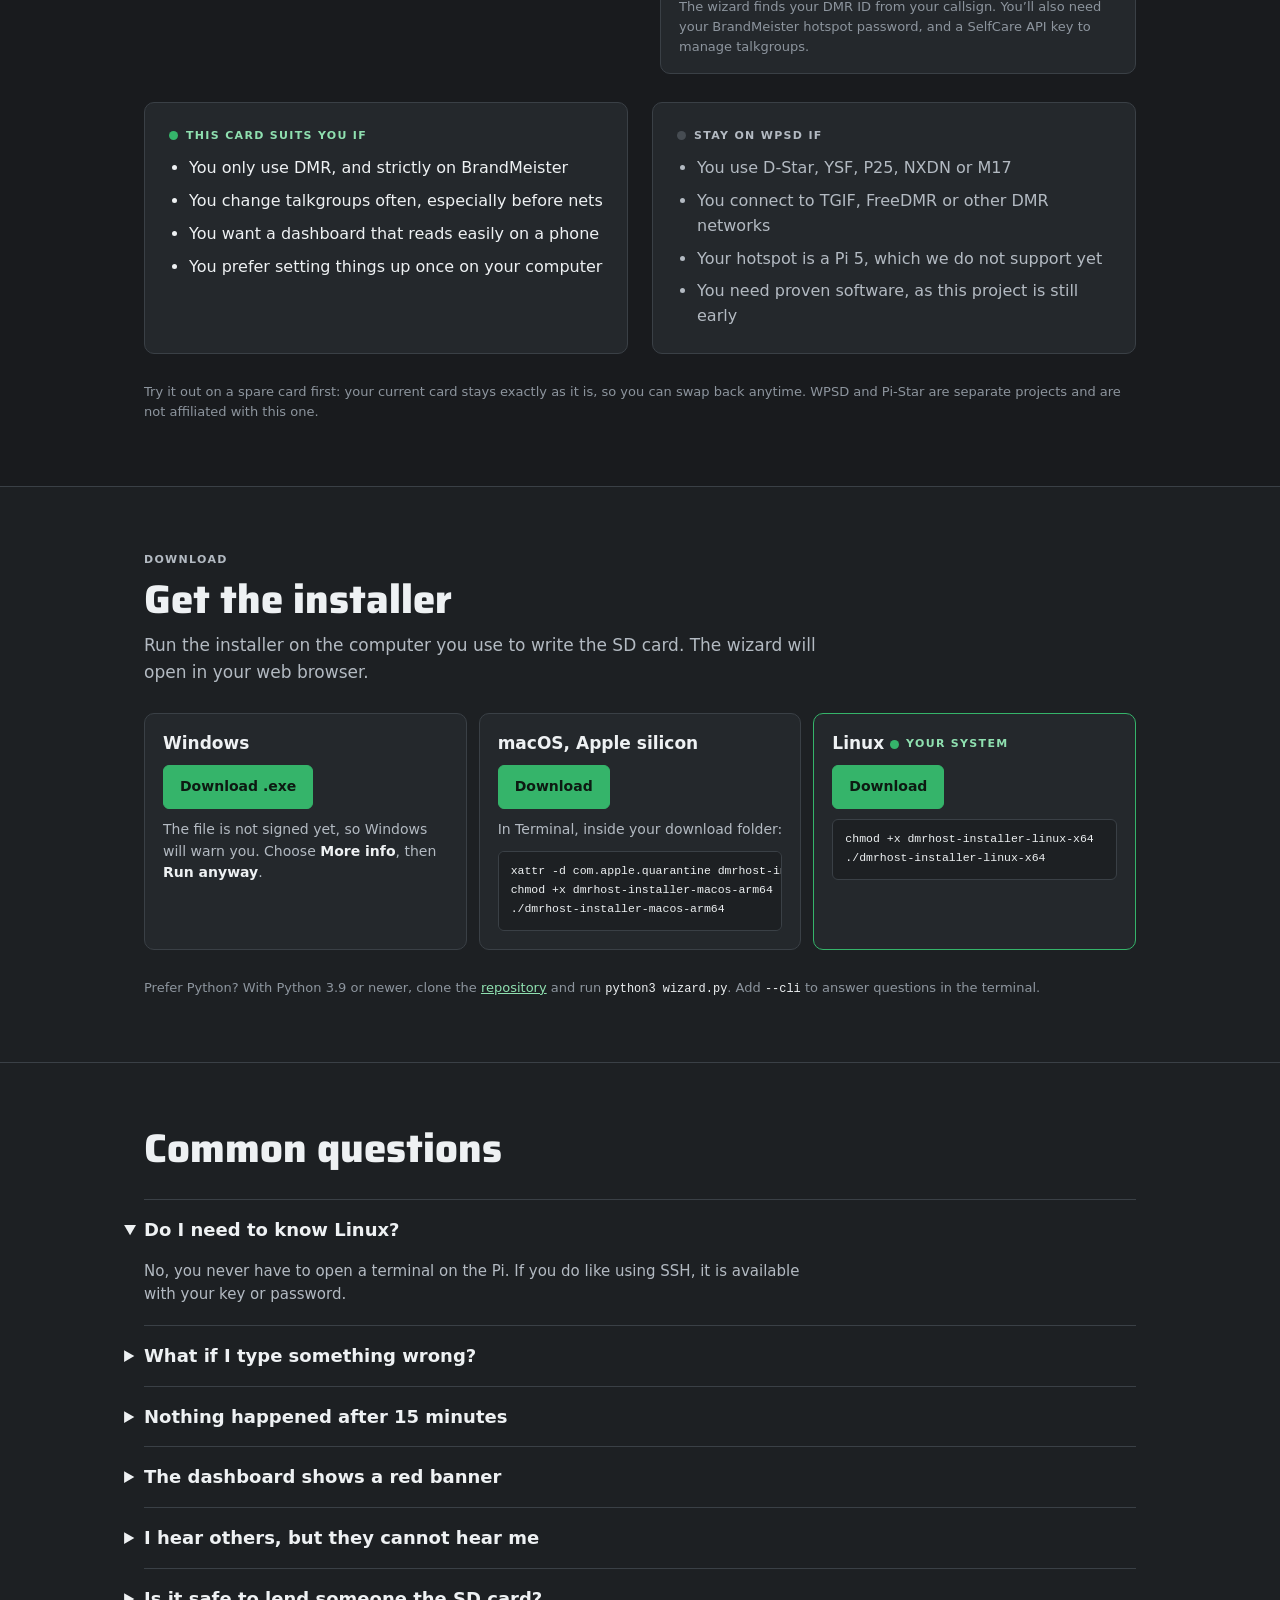
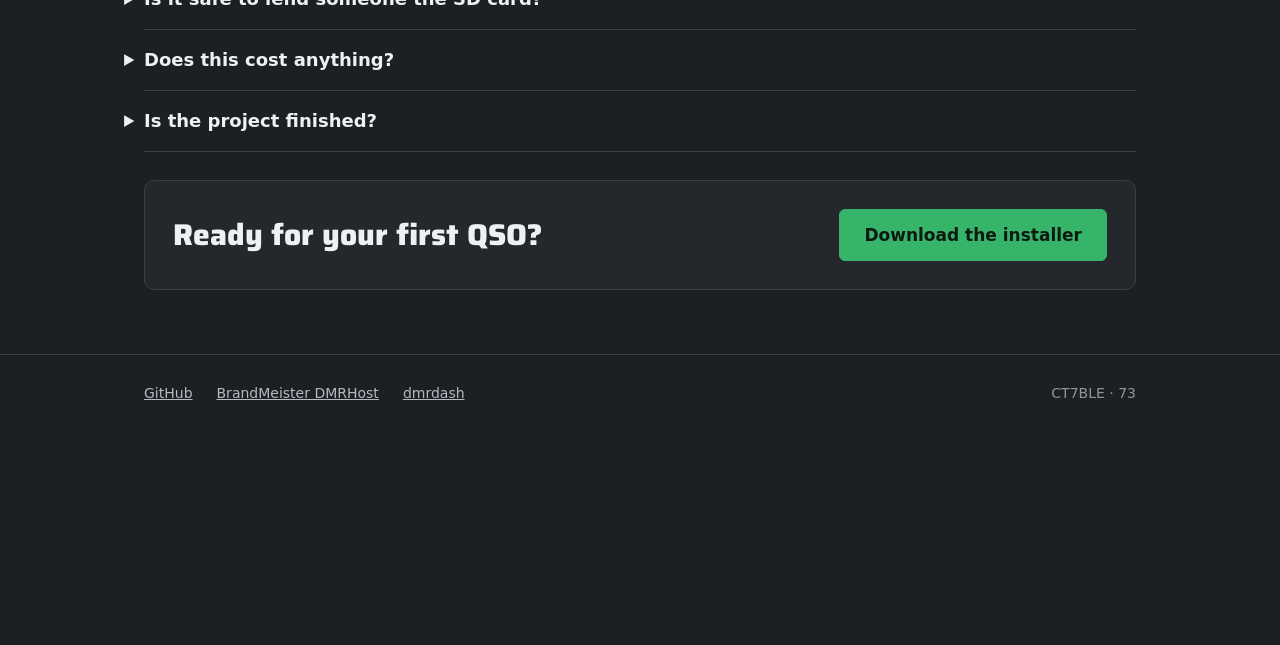
<file: from-wpsd.html>
<!doctype html>
<html lang="en">
<head>
<meta charset="utf-8">
<title>Coming from WPSD or Pi-Star · DMRHost installer</title>
<meta name="robots" content="noindex">
<link rel="canonical" href="https://jcalado.com/dmrhost-installer/#from-wpsd">
<meta http-equiv="refresh" content="0; url=./#from-wpsd">
</head>
<body>
<p>This page has moved to <a href="./#from-wpsd">the main page</a>.</p>
</body>
</html>
</file>
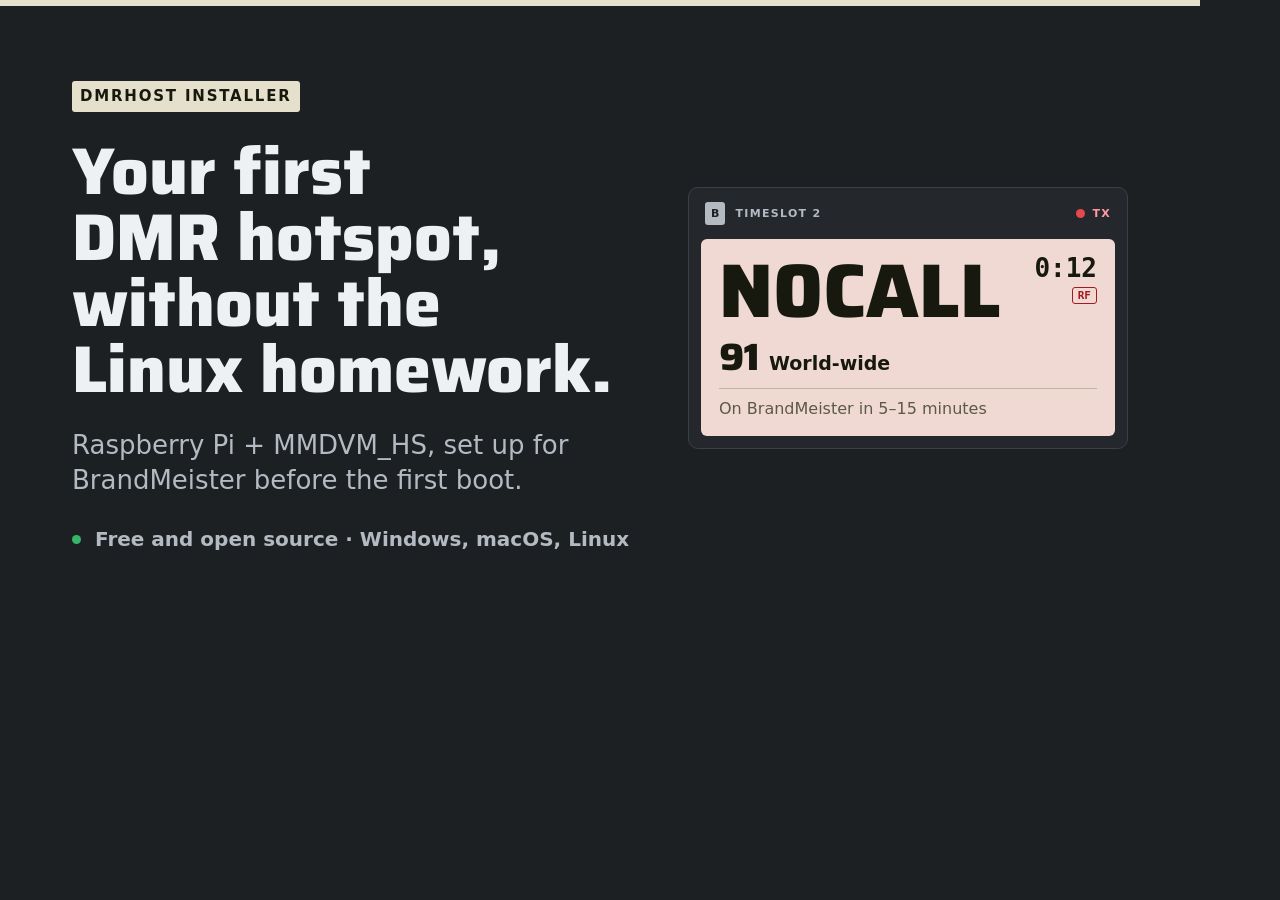
<file: tools/og-image.html>
<!doctype html>
<!-- Source for og-image.png. Regenerate from the site root with:
     chromium --headless=new --hide-scrollbars --window-size=1200,630 --virtual-time-budget=4000 \
       --screenshot=og-image.png http://localhost:8000/tools/og-image.html -->
<html lang="en">
<head>
<meta charset="utf-8">
<meta name="robots" content="noindex">
<link rel="stylesheet" href="https://fonts.googleapis.com/css2?family=Saira:wght@700;800&display=swap">
<link rel="stylesheet" href="../styles.css">
<style>
  body { width: 1200px; height: 630px; overflow: hidden; }
  .og { box-sizing: border-box; width: 1200px; height: 630px; padding: 64px 72px; display: flex; gap: 56px; align-items: center; border-top: 6px solid var(--lcd); }
  .og-copy { flex: 1 1 0; display: flex; flex-direction: column; gap: 26px; }
  .og-copy h1 { font-size: 66px; line-height: 1.0; }
  .og-copy p { font-size: 26px; color: var(--legend); line-height: 1.35; }
  .og-foot { display: flex; align-items: center; gap: 14px; font-size: 20px; font-weight: 600; color: var(--legend); }
  .og-vfo { flex: 0 0 440px; }
  .og-vfo .vfo-call { font-size: 76px; }
  .og-vfo .vfo-tg b { font-size: 38px; }
  .og-vfo .vfo-tg span { font-size: 19px; }
  .og-vfo .vfo-meta { font-size: 16px; }
</style>
</head>
<body>
<div class="og">
  <div class="og-copy">
    <span class="tag" style="font-size: 15px">DMRHOST INSTALLER</span>
    <h1>Your first DMR hotspot, without the Linux homework.</h1>
    <p>Raspberry Pi + MMDVM_HS, set up for BrandMeister before the first boot.</p>
    <div class="og-foot"><span class="led" aria-hidden="true"></span>Free and open source · Windows, macOS, Linux</div>
  </div>
  <div class="og-vfo module vfo">
    <div class="vfo-head">
      <span class="slot-tag">B</span>
      <span class="label">Timeslot 2</span>
      <span class="vfo-state"><span class="led led-tx" aria-hidden="true"></span>TX</span>
    </div>
    <div class="vfo-lcd">
      <div class="vfo-top">
        <span class="vfo-call">N0CALL</span>
        <span class="vfo-timer">0:12<span class="src">RF</span></span>
      </div>
      <div class="vfo-tg"><b>91</b><span>World-wide</span></div>
      <div class="vfo-meta">On BrandMeister in 5–15 minutes</div>
    </div>
  </div>
</div>
</body>
</html>
</file>
<file: styles.css>
/* Tokens follow dmrdash's DESIGN.md: graphite panel, positive LCD, LED colours for state only. */
:root {
  --panel: #1d2023;
  --panel-deep: #191b1e;
  --panel-2: #24282c;
  --panel-3: #2c3136;
  --rule: #3a4046;
  --rule-2: #4a5158;
  --row: #2f3439;
  --legend: #b3bac2;
  --legend-dim: #8d959e;
  --white: #eef1f3;
  --lcd: #e4e0cc;
  --lcd-2: #d8d3bb;
  --lcd-ink: #17190f;
  --lcd-ink-2: #3d3b2e;
  --lcd-dim: #5c5946;
  --lcd-rule: #bdb79c;
  --lcd-tx: #f0d9d2;
  --lcd-tx-ink: #a3191f;
  --tx: #e5484d;
  --rx: #35b46a;
  --off: #464c52;
  --tx-text: #ff9b9e;
  --rx-text: #8fe0b0;
  --go-ink: #0d1a12;

  --readout: Saira, ui-monospace, "SF Mono", monospace;
  --sans: system-ui, -apple-system, "Segoe UI", Roboto, sans-serif;
  --mono: ui-monospace, "SF Mono", "Cascadia Mono", "Roboto Mono", Menlo, Consolas, monospace;

  color-scheme: dark;
}

*, *::before, *::after { box-sizing: border-box; }

html { scroll-behavior: smooth; }
@media (prefers-reduced-motion: reduce) { html { scroll-behavior: auto; } }

body {
  margin: 0;
  background: var(--panel);
  color: var(--white);
  font-family: var(--sans);
  font-size: 16px;
  line-height: 1.55;
  -webkit-text-size-adjust: 100%;
}

a { color: var(--rx-text); }
a:hover { color: #b8f0cc; }
:focus-visible { outline: 2px solid var(--white); outline-offset: 2px; border-radius: 4px; }

img { max-width: 100%; height: auto; display: block; }
code { font-family: var(--mono); font-size: 0.92em; color: var(--white); overflow-wrap: anywhere; }
strong { color: var(--white); font-weight: 600; }

.skip { position: absolute; left: -9999px; top: 8px; background: var(--white); color: var(--panel); padding: 8px 12px; border-radius: 6px; z-index: 10; }
.skip:focus { left: 8px; }
.skip:hover { color: var(--panel); }

.wrap { max-width: 1040px; margin: 0 auto; padding: 0 24px; }
@media (max-width: 480px) { .wrap { padding: 0 16px; } }

/* ---------- nav ---------- */
.nav { display: flex; flex-wrap: wrap; align-items: center; gap: 4px 20px; padding-top: 16px; padding-bottom: 16px; }
.nav-brand { color: var(--white); text-decoration: none; font-weight: 600; font-size: 17px; padding: 10px 0; }
.nav-links { display: flex; flex-wrap: wrap; align-items: center; gap: 0 18px; margin-left: auto; }
.nav-links a:not(.btn) { color: var(--legend); text-decoration: none; font-size: 14px; padding: 12px 2px; }
.nav-links a:not(.btn):hover { color: var(--white); }
@media (max-width: 1000px) { .nav-links a.hide-sm { display: none; } }

.lang { position: relative; }
.lang summary { list-style: none; cursor: pointer; display: inline-flex; align-items: center; gap: 6px; padding: 12px 2px; color: var(--legend); font-size: 14px; }
.lang summary::-webkit-details-marker { display: none; }
.lang summary::after { content: ""; border: 4px solid transparent; border-top-color: currentColor; margin-top: 4px; }
.lang summary:hover, .lang[open] summary { color: var(--white); }
.lang svg { fill: none; stroke: currentColor; stroke-width: 1.2; }
.lang ul { position: absolute; right: 0; top: 100%; z-index: 20; margin: 0; padding: 6px; list-style: none; min-width: 168px; background: var(--panel-2); border: 1px solid var(--rule-2); border-radius: 8px; box-shadow: 0 10px 28px rgb(0 0 0 / 0.45); }
.nav .lang a { display: block; padding: 8px 10px; border-radius: 5px; color: var(--legend); font-size: 14px; text-decoration: none; }
.nav .lang a:hover { background: var(--panel-3); color: var(--white); }
.nav .lang a[aria-current] { color: var(--white); background: var(--row); }

/* ---------- type ---------- */
.label { font-size: 11px; font-weight: 600; letter-spacing: 0.12em; color: var(--legend); text-transform: uppercase; }
h1, h2, .display { font-family: var(--readout); font-weight: 800; margin: 0; text-wrap: balance; }
h1 { font-size: clamp(40px, 6vw, 62px); line-height: 1.03; }
h2 { font-size: clamp(30px, 4vw, 40px); line-height: 1.1; }
h3 { margin: 0; font-size: 17px; font-weight: 600; line-height: 1.35; }
p { margin: 0; }
.lede { font-size: clamp(17px, 2vw, 20px); color: var(--legend); max-width: 34em; }
.muted { color: var(--legend); }
.fine { font-size: 13px; color: var(--legend-dim); }

/* ---------- sections ---------- */
.section { border-top: 1px solid var(--rule); }
.section > .wrap { padding-top: 64px; padding-bottom: 64px; display: flex; flex-direction: column; gap: 28px; }
.section.deep { background: var(--panel-deep); }
.head { display: flex; flex-direction: column; gap: 10px; max-width: 680px; }
.head p { color: var(--legend); font-size: 17px; }
.sub { margin-top: 24px; display: flex; flex-direction: column; gap: 16px; }
.split.sub { flex-direction: row; }
.sub-h { font-size: clamp(22px, 3vw, 28px); line-height: 1.15; }
.moves { margin: 4px 0 0; padding-left: 20px; display: flex; flex-direction: column; gap: 6px; font-size: 15px; }
@media (max-width: 480px) { .section > .wrap { padding-top: 48px; padding-bottom: 48px; } }

.split, .section > .wrap.split { display: flex; flex-direction: row; flex-wrap: wrap; gap: 40px; align-items: center; }
.split > * { flex: 1 1 380px; min-width: 0; }

.grid { display: grid; grid-template-columns: repeat(auto-fit, minmax(min(100%, 290px), 1fr)); gap: 12px; }

/* ---------- buttons ---------- */
.btn {
  display: inline-flex; align-items: center; gap: 10px;
  min-height: 44px; padding: 0 16px; border-radius: 6px;
  font-weight: 600; font-size: 14px; text-decoration: none;
  background: var(--panel-3); color: var(--white); border: 1px solid var(--rule-2);
}
.btn:hover { color: var(--white); background: #343a40; }
.btn-go { background: var(--rx); color: var(--go-ink); border-color: var(--rx); }
.btn-go:hover { background: #3fc477; color: var(--go-ink); }
.btn-lg { min-height: 52px; padding: 0 24px; font-size: 17px; }
.actions { display: flex; flex-wrap: wrap; gap: 8px 16px; align-items: center; }
.text-link { font-size: 16px; padding: 12px 4px; }

/* ---------- panels ---------- */
.module { background: var(--panel-2); border: 1px solid var(--rule); border-radius: 10px; }
.card { background: var(--panel-2); border: 1px solid var(--rule); border-radius: 10px; padding: 18px; display: flex; flex-direction: column; gap: 6px; }
.card p { color: var(--legend); font-size: 15px; }
.lcd { background: var(--lcd); color: var(--lcd-ink); border-radius: 6px; }

.led { display: inline-block; width: 9px; height: 9px; border-radius: 50%; background: var(--rx); flex-shrink: 0; }
.led-tx { background: var(--tx); }
.led-off { background: var(--off); }

/* ---------- hero ---------- */
.hero { display: flex; flex-wrap: wrap; gap: 48px; align-items: center; padding-top: 48px; padding-bottom: 72px; }
.hero-copy { flex: 1 1 440px; min-width: 0; display: flex; flex-direction: column; gap: 24px; }
.hero-vfo { flex: 1 1 380px; min-width: 0; }
.tag { align-self: flex-start; background: var(--lcd); color: var(--lcd-ink); border-radius: 3px; padding: 4px 8px; font-size: 11px; font-weight: 700; letter-spacing: 0.12em; }
.ticks { display: flex; flex-wrap: wrap; gap: 8px 24px; color: var(--legend); font-size: 14px; list-style: none; margin: 0; padding: 0; }
.ticks li { display: inline-flex; align-items: center; gap: 8px; }

/* Signposts under the hero: one per audience, both jump down the same page. */
.paths { flex: 1 1 100%; display: grid; grid-template-columns: repeat(auto-fit, minmax(min(100%, 300px), 1fr)); gap: 12px; }
.paths a {
  display: grid; grid-template-columns: 1fr auto; column-gap: 16px; align-items: center;
  padding: 16px 18px; border-radius: 10px; text-decoration: none;
  background: var(--panel-2); border: 1px solid var(--rule); color: var(--white);
}
.paths a:hover { background: var(--panel-3); border-color: var(--rule-2); color: var(--white); }
.paths b { font-weight: 600; font-size: 17px; }
.paths span { grid-column: 1; font-size: 14px; color: var(--legend); }
.paths i { grid-column: 2; grid-row: 1 / span 2; font-style: normal; font-size: 22px; color: var(--legend-dim); }
.paths a:hover i { color: var(--white); }

/* VFO readout, as dmrdash draws a slot */
.vfo { padding: 12px; display: flex; flex-direction: column; gap: 12px; }
.vfo-head { display: flex; align-items: center; gap: 10px; padding: 2px 4px; }
.slot-tag { background: var(--legend); color: var(--panel); font-size: 11px; font-weight: 700; padding: 3px 6px; border-radius: 3px; }
.vfo-state { margin-left: auto; display: inline-flex; align-items: center; gap: 7px; font-size: 11px; font-weight: 700; letter-spacing: 0.12em; color: var(--tx-text); }
.vfo-lcd { background: var(--lcd-tx); color: var(--lcd-ink); border-radius: 6px; padding: 16px 18px 14px; display: flex; flex-direction: column; gap: 10px; }
.vfo-top { display: flex; justify-content: space-between; align-items: flex-start; gap: 12px; }
.vfo-call { font-family: var(--readout); font-weight: 800; font-size: clamp(44px, 7vw, 64px); line-height: 0.95; }
.vfo-timer { display: flex; flex-direction: column; align-items: flex-end; gap: 6px; font-family: var(--mono); font-weight: 700; font-size: 26px; line-height: 1; }
.src { border: 1.5px solid var(--lcd-tx-ink); color: var(--lcd-tx-ink); font-family: var(--mono); font-size: 11px; font-weight: 700; padding: 2px 5px; border-radius: 3px; }
.vfo-tg { display: flex; align-items: baseline; gap: 10px; }
.vfo-tg b { font-family: var(--readout); font-weight: 800; font-size: 32px; line-height: 1; }
.vfo-tg span { font-weight: 600; }
.vfo-meta { border-top: 1px solid var(--lcd-rule); padding-top: 8px; font-size: 14px; color: var(--lcd-dim); }

/* ---------- what's a hotspot ---------- */
.flow { display: flex; flex-wrap: wrap; align-items: stretch; gap: 8px; list-style: none; margin: 0; padding: 0; }
.flow li { flex: 1 1 170px; padding: 16px; border-radius: 10px; display: flex; flex-direction: column; gap: 4px; background: var(--panel-2); border: 1px solid var(--rule); }
.flow li.lcd { background: var(--lcd); border-color: var(--lcd); }
.flow li b { font-family: var(--readout); font-weight: 800; font-size: 22px; line-height: 1.2; }
.flow li span { font-size: 14px; color: var(--legend); }
.flow li.lcd span { color: var(--lcd-ink-2); }
.flow .hop { flex: 0 0 auto; background: none; border: 0; padding: 0 4px; justify-content: center; align-items: center; gap: 0; color: var(--legend-dim); font-size: 11px; font-weight: 600; letter-spacing: 0.12em; }
.flow .hop::after { content: "→"; font-size: 22px; line-height: 1; }
@media (max-width: 760px) {
  .flow { flex-direction: column; }
  .flow li { flex: 0 0 auto; }
  .flow .hop { flex-direction: row; gap: 8px; padding: 2px 16px; justify-content: flex-start; }
  .flow .hop::after { content: "↓"; font-size: 18px; }
}

/* ---------- steps ---------- */
.steps { list-style: none; margin: 0; padding: 0; display: flex; flex-direction: column; gap: 12px; }
.step { display: flex; flex-wrap: wrap; gap: 12px 24px; padding: 20px; }
.step-n { flex: 0 0 48px; font-family: var(--readout); font-weight: 800; font-size: 44px; line-height: 1; color: var(--lcd); }
.step-body { flex: 1 1 360px; min-width: 0; display: flex; flex-direction: column; gap: 6px; }
.step-body p { color: var(--legend); font-size: 15px; }
.step-body .log { margin-top: 8px; }

.log { list-style: none; margin: 0; padding: 6px 0; background: var(--panel); border: 1px solid var(--rule); border-radius: 8px; font-family: var(--mono); font-size: 13px; line-height: 1.4; }
.log li { display: flex; gap: 14px; padding: 7px 14px; }
.log li + li { border-top: 1px solid var(--row); }
.log .ok { color: var(--rx-text); flex-shrink: 0; min-width: 2ch; }
.log .air { background: #1f2a23; }

/* ---------- radio channel card ---------- */
.channel { padding: 12px; }
.channel .lcd { padding: 16px 18px; display: grid; grid-template-columns: repeat(2, minmax(0, 1fr)); gap: 16px 20px; margin: 0; }
.channel dt { font-size: 11px; font-weight: 700; letter-spacing: 0.12em; color: var(--lcd-dim); }
.channel dd { margin: 2px 0 0; font-family: var(--readout); font-weight: 800; font-size: clamp(24px, 4vw, 32px); line-height: 1; }
.channel .fine { margin: 10px 6px 4px; }

/* ---------- glossary ---------- */
.glossary { margin: 0; display: grid; grid-template-columns: repeat(auto-fit, minmax(min(100%, 300px), 1fr)); gap: 0 40px; }
.glossary div { border-top: 1px solid var(--rule); padding: 16px 0; }
.glossary dt { font-family: var(--readout); font-weight: 700; font-size: 20px; }
.glossary dd { margin: 4px 0 0; color: var(--legend); font-size: 15px; }

/* ---------- dashboard tour ---------- */
.tour { position: relative; }
.tour img { width: 100%; border-radius: 10px; border: 1px solid var(--rule); }
.pin, .pin-key {
  display: flex; align-items: center; justify-content: center;
  border-radius: 50%; background: var(--white); color: var(--panel); font-weight: 800;
}
.pin { position: absolute; width: 30px; height: 30px; font-size: 15px; box-shadow: 0 0 0 4px var(--panel); transform: translate(-50%, -50%); }
@media (max-width: 600px) { .pin { width: 22px; height: 22px; font-size: 12px; box-shadow: 0 0 0 3px var(--panel); } }
.pin-key { flex: 0 0 26px; height: 26px; font-size: 13px; }
.tour-key { margin: 0; padding: 0; list-style: none; display: grid; grid-template-columns: repeat(auto-fit, minmax(min(100%, 280px), 1fr)); gap: 16px 32px; }
.tour-key li { display: flex; gap: 12px; }
.tour-key span.muted { display: inline; }
.tour-more { display: flex; flex-wrap: wrap; gap: 40px; align-items: center; }
.tour-more img { flex: 0 1 260px; width: 260px; min-width: 0; border-radius: 16px; border: 1px solid var(--rule); }
.tour-more ul { flex: 1 1 360px; margin: 0; padding-left: 20px; color: var(--legend); display: flex; flex-direction: column; gap: 8px; }

/* ---------- WPSD block ---------- */
.callout { padding: 28px; display: flex; flex-wrap: wrap; gap: 24px; align-items: center; }
.callout > div { flex: 1 1 380px; min-width: 0; display: flex; flex-direction: column; gap: 8px; }
.callout .display { font-size: clamp(24px, 3vw, 30px); line-height: 1.15; }

/* ---------- download ---------- */
.downloads { display: grid; grid-template-columns: repeat(auto-fit, minmax(min(100%, 280px), 1fr)); gap: 12px; }
.dl { display: flex; flex-direction: column; gap: 10px; padding: 18px; }
.dl a.btn { align-self: flex-start; }
.dl p { color: var(--legend); font-size: 14px; }
.dl pre { margin: 0; padding: 10px 12px; background: var(--panel); border: 1px solid var(--rule); border-radius: 6px; overflow-x: auto; font-size: 12.5px; }
.dl.is-yours { border-color: var(--rx); }
.dl .yours { display: none; color: var(--rx-text); }
.dl.is-yours .yours { display: inline-flex; align-items: center; gap: 7px; }

/* ---------- FAQ ---------- */
.faq details { border-top: 1px solid var(--rule); }
.faq details:last-child { border-bottom: 1px solid var(--rule); }
.faq summary { font-size: 18px; font-weight: 600; cursor: pointer; padding: 16px 0; list-style-position: outside; }
.faq details p { color: var(--legend); font-size: 15px; padding: 0 0 18px; max-width: 46em; }
.faq .group { margin-top: 12px; }

/* ---------- compare table (from-wpsd) ---------- */
.table-box { overflow-x: auto; border: 1px solid var(--rule); border-radius: 10px; }
.compare { width: 100%; min-width: 640px; border-collapse: collapse; font-size: 15px; background: var(--panel-2); }
.compare th, .compare td { text-align: left; padding: 16px 18px; border-bottom: 1px solid var(--row); vertical-align: top; }
.compare tr:last-child th, .compare tr:last-child td { border-bottom: 0; }
.compare thead th { font-size: 11px; letter-spacing: 0.12em; font-weight: 600; color: var(--legend-dim); border-bottom-color: var(--rule); padding-top: 14px; padding-bottom: 14px; }
.compare thead th.ours { background: var(--lcd); color: var(--lcd-ink); }
.compare td { color: var(--legend); }
.compare td.ours { color: var(--white); background: #2a2d2a; }
@media (max-width: 640px) {
  /* Stack rows so "This card" never scrolls out of view. */
  .compare { min-width: 0; }
  .compare thead { display: none; }
  .compare tr { display: block; border-bottom: 1px solid var(--rule); }
  .compare tr:last-child { border-bottom: 0; }
  .compare th, .compare td { display: block; border: 0; padding: 10px 16px; }
  .compare th[scope="row"] { padding-top: 16px; padding-bottom: 4px; }
  .compare td::before { content: attr(data-label); display: block; margin-bottom: 2px; font-size: 11px; font-weight: 600; letter-spacing: 0.12em; text-transform: uppercase; color: var(--legend-dim); }
  .compare td.ours { padding-bottom: 14px; }
}

.bring { padding: 12px; }
.bring ul { list-style: none; margin: 0; padding: 0; }
.bring li { display: flex; justify-content: space-between; gap: 12px; padding: 12px 16px; }
.bring li + li { border-top: 1px solid var(--lcd-rule); }
.bring li span:last-child { font-family: var(--readout); font-weight: 700; color: var(--lcd-dim); }

.fit { display: flex; flex-wrap: wrap; gap: 24px; }
.fit > div { flex: 1 1 400px; min-width: 0; padding: 24px; display: flex; flex-direction: column; gap: 12px; }
.fit ul { margin: 0; padding-left: 20px; display: flex; flex-direction: column; gap: 8px; }

/* ---------- footer ---------- */
.footer { border-top: 1px solid var(--rule); }
.footer .wrap { padding-top: 28px; padding-bottom: 40px; display: flex; flex-wrap: wrap; gap: 12px 24px; font-size: 14px; color: var(--legend-dim); }
.footer a { color: var(--legend); }
.footer .end { margin-left: auto; }
</file>
